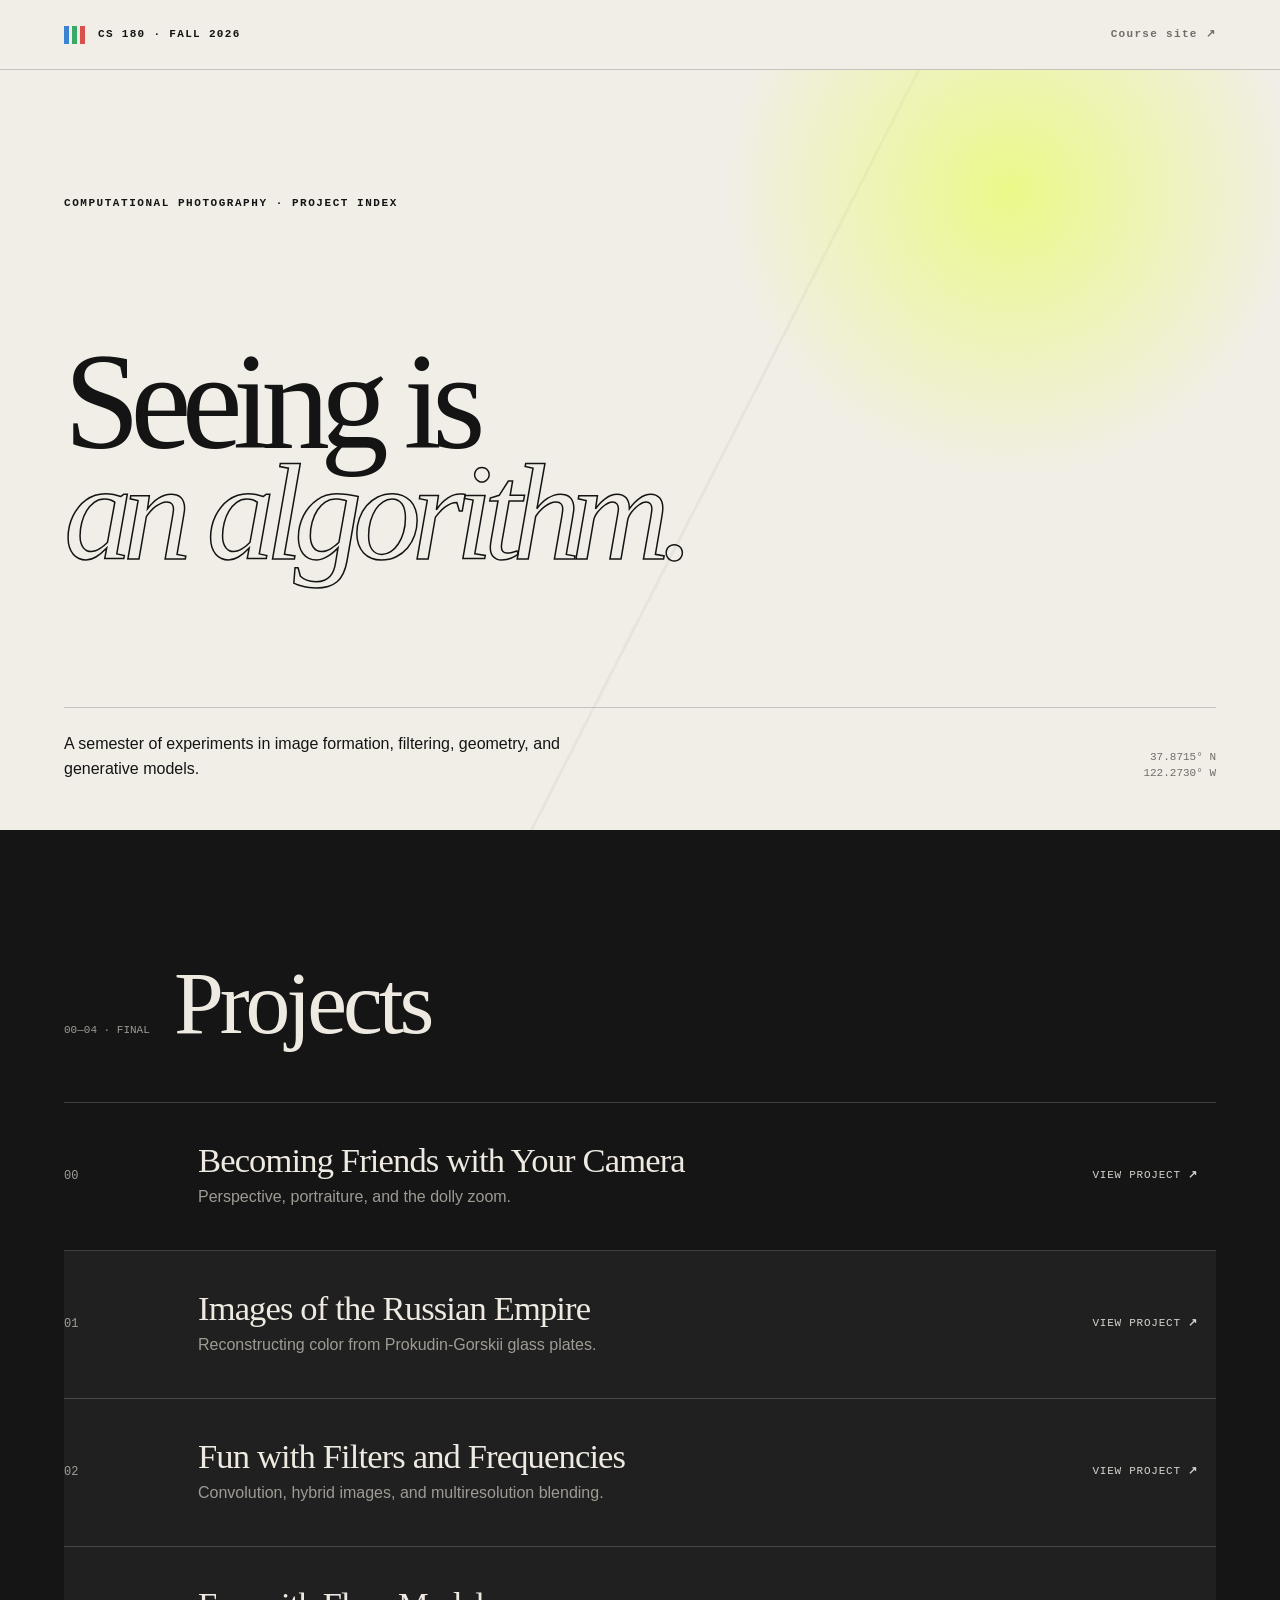
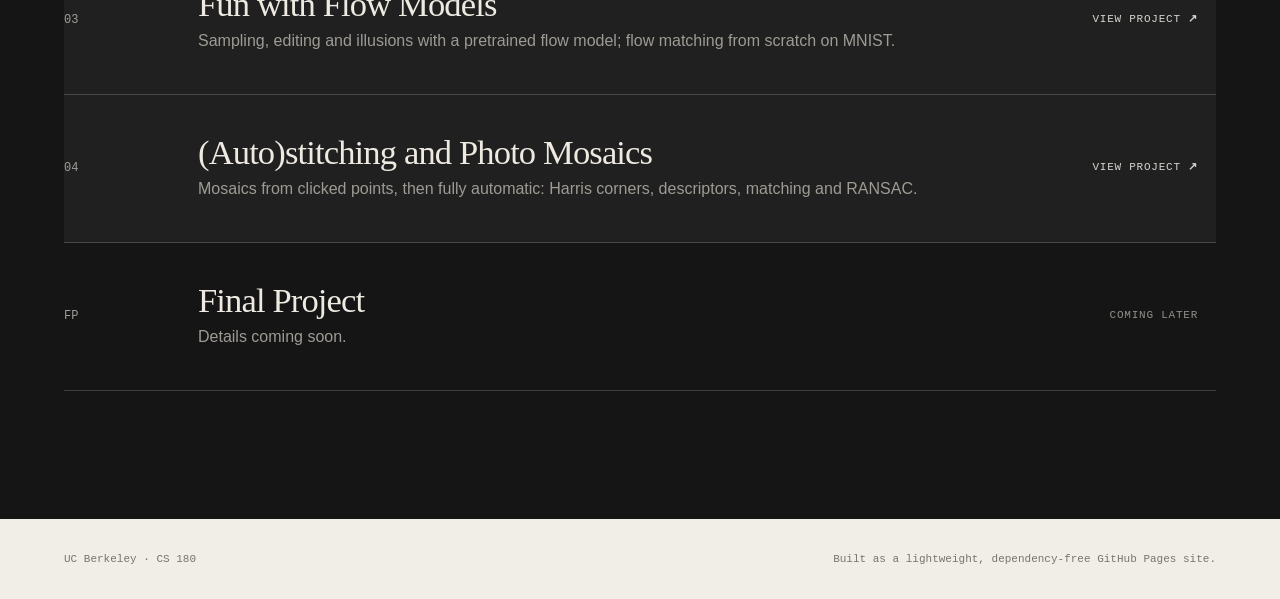
<file: index.html>
<!doctype html>
<html lang="en">
<head>
  <meta charset="utf-8">
  <meta name="viewport" content="width=device-width, initial-scale=1">
  <meta name="description" content="CS 180 computational photography project portfolio.">
  <title>CS 180 · Computational Photography</title>
  <link rel="stylesheet" href="./assets/portfolio.css">
</head>
<body>
  <header class="site-header">
    <a class="brand" href="./" aria-label="Portfolio home">
      <span class="rgb" aria-hidden="true"><i></i><i></i><i></i></span>
      <span>CS 180 · FALL 2026</span>
    </a>
    <a class="course-link" href="https://cal-cs180.github.io/fa26/">Course site ↗</a>
  </header>

  <main>
    <section class="hero">
      <p class="kicker">COMPUTATIONAL PHOTOGRAPHY · PROJECT INDEX</p>
      <h1>Seeing is<br><em>an algorithm.</em></h1>
      <div class="hero-foot">
        <p>A semester of experiments in image formation, filtering, geometry, and generative models.</p>
        <p class="coordinate">37.8715° N<br>122.2730° W</p>
      </div>
    </section>

    <section class="projects" aria-labelledby="projects-title">
      <div class="section-title">
        <span>00—04 · FINAL</span>
        <h2 id="projects-title">Projects</h2>
      </div>

      <div class="project-list">
        <a class="project-row available" href="./0/">
          <span class="project-number">00</span>
          <div>
            <h3>Becoming Friends with Your Camera</h3>
            <p>Perspective, portraiture, and the dolly zoom.</p>
          </div>
          <span class="status">View project <b>↗</b></span>
        </a>

        <a class="project-row available featured" href="./1/">
          <span class="project-number">01</span>
          <div>
            <h3>Images of the Russian Empire</h3>
            <p>Reconstructing color from Prokudin-Gorskii glass plates.</p>
          </div>
          <span class="status">View project <b>↗</b></span>
        </a>

        <a class="project-row available featured" href="./2/">
          <span class="project-number">02</span>
          <div>
            <h3>Fun with Filters and Frequencies</h3>
            <p>Convolution, hybrid images, and multiresolution blending.</p>
          </div>
          <span class="status">View project <b>↗</b></span>
        </a>

        <a class="project-row available featured" href="./3/">
          <span class="project-number">03</span>
          <div>
            <h3>Fun with Flow Models</h3>
            <p>Sampling, editing and illusions with a pretrained flow model; flow matching from scratch on MNIST.</p>
          </div>
          <span class="status">View project <b>↗</b></span>
        </a>

        <a class="project-row available featured" href="./4/">
          <span class="project-number">04</span>
          <div>
            <h3>(Auto)stitching and Photo Mosaics</h3>
            <p>Mosaics from clicked points, then fully automatic: Harris corners, descriptors, matching and RANSAC.</p>
          </div>
          <span class="status">View project <b>↗</b></span>
        </a>

        <a class="project-row" href="./final/">
          <span class="project-number">FP</span>
          <div>
            <h3>Final Project</h3>
            <p>Details coming soon.</p>
          </div>
          <span class="status">Coming later</span>
        </a>
      </div>
    </section>
  </main>

  <footer>
    <p>UC Berkeley · CS 180</p>
    <p>Built as a lightweight, dependency-free GitHub Pages site.</p>
  </footer>
</body>
</html>
</file>
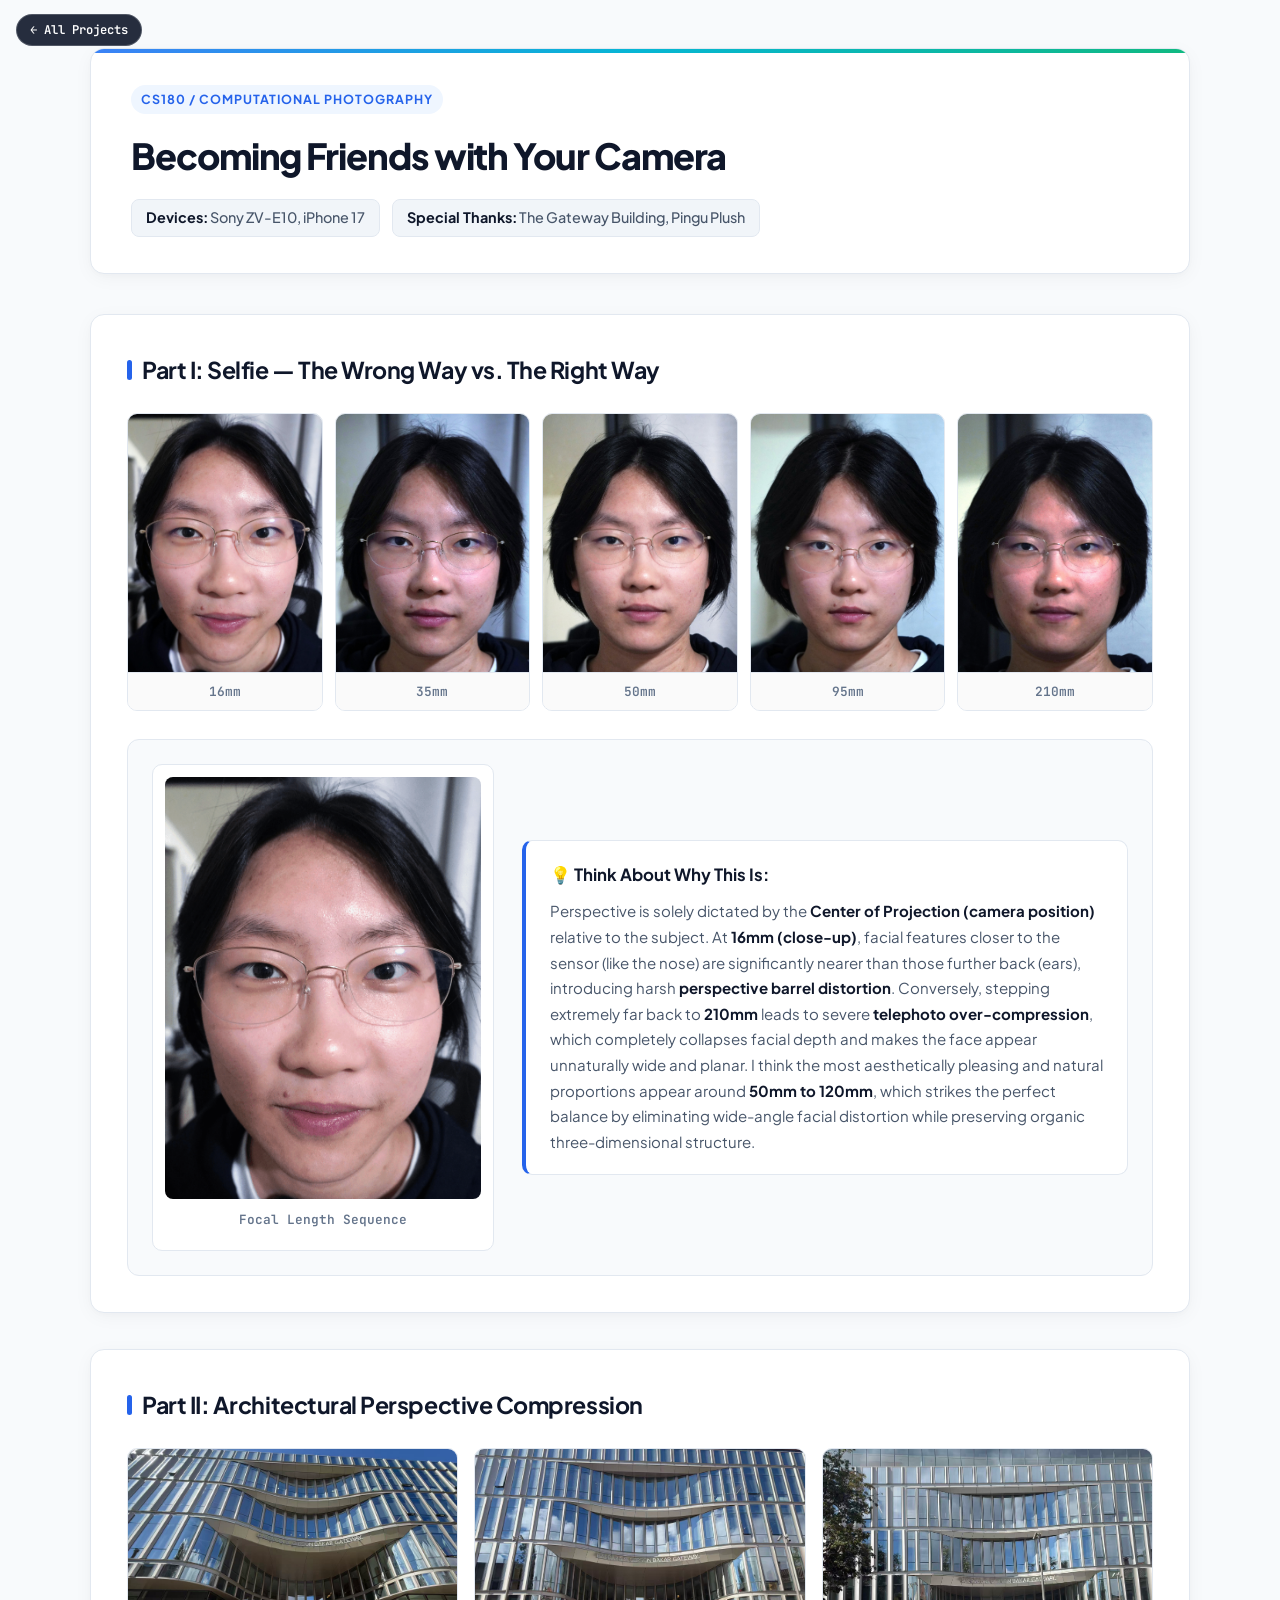
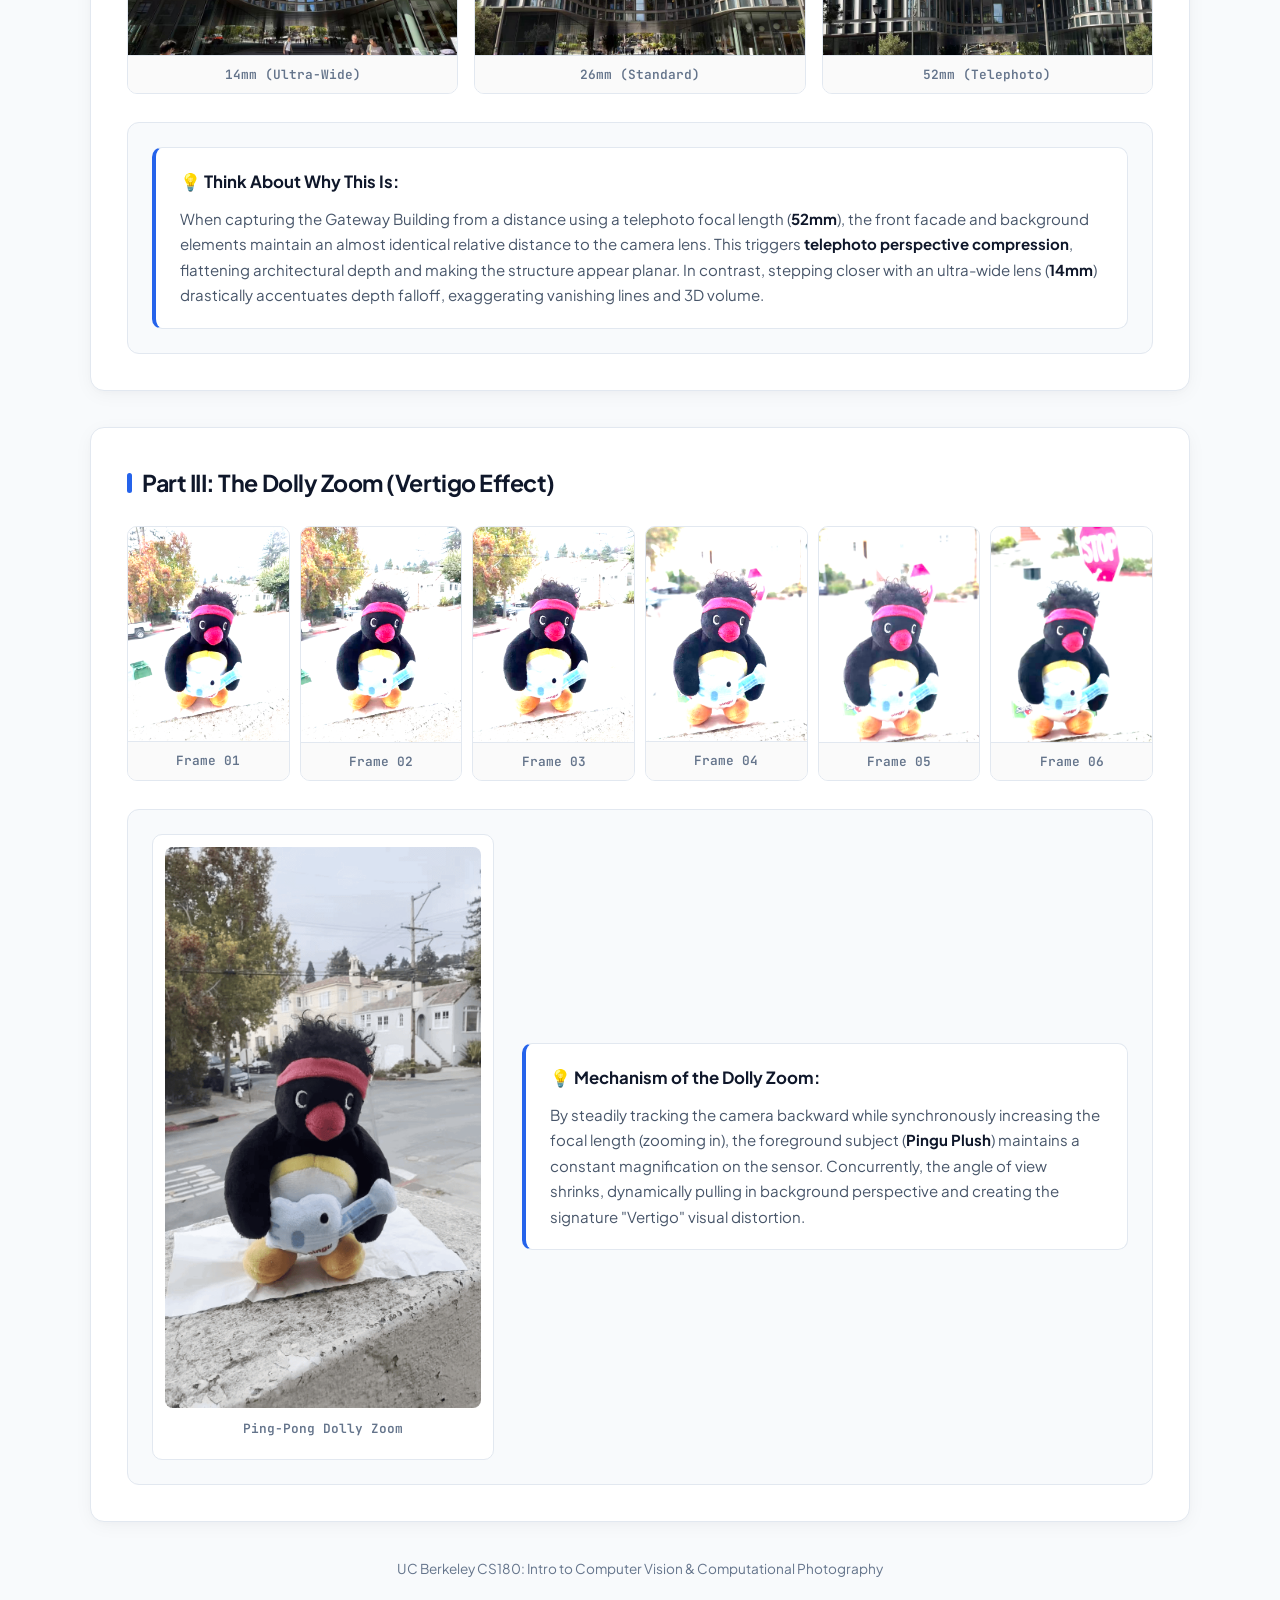
<file: 0/index.html>
<!DOCTYPE html>
<html lang="en">
<head>
    <meta charset="UTF-8">
    <meta name="viewport" content="width=device-width, initial-scale=1.0">
    <title>CS180: Project 0 - Becoming Friends with Your Camera</title>
    <link rel="preconnect" href="https://fonts.googleapis.com">
    <link rel="preconnect" href="https://fonts.gstatic.com" crossorigin>
    <link href="https://fonts.googleapis.com/css2?family=Plus+Jakarta+Sans:wght@400;500;600;700;800&family=JetBrains+Mono:wght@500;600&display=swap" rel="stylesheet">
    
    <style>
        :root {
            --bg-color: #f8fafc;
            --card-bg: #ffffff;
            --text-primary: #0f172a;
            --text-secondary: #475569;
            --text-muted: #64748b;
            --primary-accent: #2563eb;
            --border-color: #e2e8f0;
            --card-shadow: 0 4px 20px -2px rgba(15, 23, 42, 0.05), 0 2px 6px -1px rgba(15, 23, 42, 0.02);
            --card-radius: 14px;
        }

        * { box-sizing: border-box; margin: 0; padding: 0; }
        body {
            font-family: 'Plus Jakarta Sans', -apple-system, BlinkMacSystemFont, sans-serif;
            background-color: var(--bg-color);
            color: var(--text-primary);
            line-height: 1.65;
            padding: 48px 24px;
        }
        .portfolio-back {
            position: fixed;
            z-index: 20;
            top: 14px;
            left: 16px;
            color: #ffffff;
            background: rgba(15, 23, 42, 0.9);
            border: 1px solid rgba(255, 255, 255, 0.2);
            border-radius: 999px;
            padding: 9px 13px;
            font: 600 0.76rem/1 'JetBrains Mono', monospace;
            text-decoration: none;
            backdrop-filter: blur(10px);
        }
        .portfolio-back:hover { background: #2563eb; }
        .container { max-width: 1100px; margin: 0 auto; }

        header {
            background: var(--card-bg);
            padding: 36px 40px;
            border-radius: var(--card-radius);
            box-shadow: var(--card-shadow);
            border: 1px solid var(--border-color);
            margin-bottom: 40px;
            position: relative;
            overflow: hidden;
        }
        header::before {
            content: "";
            position: absolute;
            top: 0; left: 0; right: 0; height: 4px;
            background: linear-gradient(90deg, #3b82f6, #06b6d4, #10b981);
        }
        .tag {
            display: inline-block;
            font-size: 0.78rem;
            font-weight: 700;
            text-transform: uppercase;
            letter-spacing: 0.08em;
            color: var(--primary-accent);
            background: #eff6ff;
            padding: 4px 10px;
            border-radius: 9999px;
            margin-bottom: 12px;
        }
        h1 {
            font-size: 2.25rem;
            font-weight: 800;
            letter-spacing: -0.03em;
            color: var(--text-primary);
            margin-bottom: 14px;
        }
        .meta-badges {
            display: flex;
            flex-wrap: wrap;
            gap: 12px;
            font-size: 0.9rem;
            color: var(--text-secondary);
        }
        .badge {
            background: #f1f5f9;
            padding: 6px 14px;
            border-radius: 8px;
            border: 1px solid #e2e8f0;
            font-weight: 500;
        }
        .badge strong { color: var(--text-primary); }

        section {
            background: var(--card-bg);
            border-radius: var(--card-radius);
            box-shadow: var(--card-shadow);
            border: 1px solid var(--border-color);
            padding: 36px;
            margin-bottom: 36px;
        }
        h2 {
            font-size: 1.45rem;
            font-weight: 700;
            letter-spacing: -0.02em;
            color: var(--text-primary);
            margin-bottom: 24px;
            display: flex;
            align-items: center;
            gap: 10px;
        }
        h2::before {
            content: "";
            display: inline-block;
            width: 5px; height: 20px;
            background: var(--primary-accent);
            border-radius: 4px;
        }

        .grid-5 {
            display: grid;
            grid-template-columns: repeat(5, 1fr);
            gap: 12px;
            margin-bottom: 28px;
        }
        .grid-6 {
            display: grid;
            grid-template-columns: repeat(6, 1fr);
            gap: 10px;
            margin-bottom: 28px;
        }
        .grid-3 {
            display: grid;
            grid-template-columns: repeat(3, 1fr);
            gap: 16px;
            margin-bottom: 28px;
        }

        .img-card {
            background: #ffffff;
            border: 1px solid var(--border-color);
            border-radius: 10px;
            overflow: hidden;
            transition: transform 0.2s ease, box-shadow 0.2s ease;
        }
        .img-card:hover {
            transform: translateY(-3px);
            box-shadow: 0 8px 16px rgba(15, 23, 42, 0.08);
        }
        .img-card img {
            width: 100%;
            aspect-ratio: 3 / 4;
            object-fit: cover;
            display: block;
        }
        .img-card-building img {
            aspect-ratio: 16 / 10;
            object-fit: cover;
        }

        .caption {
            padding: 8px 4px;
            text-align: center;
            font-size: 0.8rem;
            font-family: 'JetBrains Mono', monospace;
            font-weight: 600;
            color: var(--text-muted);
            background: #fafafa;
            border-top: 1px solid var(--border-color);
        }

        .side-by-side {
            display: flex;
            gap: 28px;
            align-items: stretch;
            background: #f8fafc;
            border-radius: 12px;
            border: 1px solid var(--border-color);
            padding: 24px;
        }
        .side-gif {
            flex: 0 0 35%;
            display: flex;
            flex-direction: column;
            align-items: center;
            justify-content: center;
            background: #ffffff;
            padding: 12px;
            border-radius: 10px;
            border: 1px solid var(--border-color);
        }
        .side-gif img { width: 100%; border-radius: 8px; display: block; }
        .side-gif .caption { border-top: none; background: transparent; padding-top: 10px; }

        .side-text {
            flex: 1;
            display: flex;
            flex-direction: column;
            justify-content: center;
        }
        .insight-box {
            background: #ffffff;
            border: 1px solid var(--border-color);
            border-left: 4px solid var(--primary-accent);
            border-radius: 10px;
            padding: 20px 24px;
        }
        .insight-title {
            font-size: 1.05rem;
            font-weight: 700;
            color: var(--text-primary);
            margin-bottom: 10px;
            display: flex;
            align-items: center;
            gap: 8px;
        }
        .insight-text {
            font-size: 0.94rem;
            color: var(--text-secondary);
            line-height: 1.7;
        }
        .insight-text strong { color: var(--text-primary); }

        .full-text-card {
            background: #f8fafc;
            border-radius: 12px;
            border: 1px solid var(--border-color);
            padding: 24px;
        }

        footer {
            text-align: center;
            font-size: 0.85rem;
            color: var(--text-muted);
            margin-top: 20px;
        }

        @media (max-width: 820px) {
            .grid-5, .grid-6, .grid-3 { grid-template-columns: repeat(2, 1fr); }
            .side-by-side { flex-direction: column; }
            .side-gif { flex: none; width: 100%; }
        }
    </style>
</head>
<body>

    <a class="portfolio-back" href="../">← All Projects</a>

    <div class="container">
        <!-- Header -->
        <header>
            <div class="tag">CS180 / Computational Photography</div>
            <h1>Becoming Friends with Your Camera</h1>
            <div class="meta-badges">
                <div class="badge"><strong>Devices:</strong> Sony ZV-E10, iPhone 17</div>
                <div class="badge"><strong>Special Thanks:</strong> The Gateway Building, Pingu Plush</div>
            </div>
        </header>

        <!-- Part I -->
        <section>
            <h2>Part I: Selfie — The Wrong Way vs. The Right Way</h2>
            <div class="grid-5">
                <div class="img-card">
                    <img src="part1_16mm.jpeg" alt="16mm Focal Length">
                    <div class="caption">16mm</div>
                </div>
                <div class="img-card">
                    <img src="part1_35mm.jpeg" alt="35mm Focal Length">
                    <div class="caption">35mm</div>
                </div>
                <div class="img-card">
                    <img src="part1_50mm.jpeg" alt="50mm Focal Length">
                    <div class="caption">50mm</div>
                </div>
                <div class="img-card">
                    <img src="part1_95mm.jpeg" alt="95mm Focal Length">
                    <div class="caption">95mm</div>
                </div>
                <div class="img-card">
                    <img src="part1_210mm.jpeg" alt="210mm Focal Length">
                    <div class="caption">210mm</div>
                </div>
            </div>

            <div class="side-by-side">
                <div class="side-gif">
                    <img src="part1_selfie.gif" alt="Focal Length Progression GIF">
                    <div class="caption">Focal Length Sequence</div>
                </div>
                <div class="side-text">
                    <div class="insight-box">
                        <div class="insight-title">💡 Think About Why This Is:</div>
                        <p class="insight-text">
                            Perspective is solely dictated by the <strong>Center of Projection (camera position)</strong> relative to the subject. 
                            At <strong>16mm (close-up)</strong>, facial features closer to the sensor (like the nose) are significantly nearer than those further back (ears), introducing harsh <strong>perspective barrel distortion</strong>. 
                            Conversely, stepping extremely far back to <strong>210mm</strong> leads to severe <strong>telephoto over-compression</strong>, which completely collapses facial depth and makes the face appear unnaturally wide and planar. 
                            I think the most aesthetically pleasing and natural proportions appear around <strong>50mm to 120mm</strong>, which strikes the perfect balance by eliminating wide-angle facial distortion while preserving organic three-dimensional structure.
                        </p>
                    </div>
                </div>
            </div>
        </section>

        <!-- Part II -->
        <section>
            <h2>Part II: Architectural Perspective Compression</h2>
            <div class="grid-3">
                <div class="img-card img-card-building">
                    <img src="part2_14mm.jpg" alt="Gateway Building 14mm">
                    <div class="caption">14mm (Ultra-Wide)</div>
                </div>
                <div class="img-card img-card-building">
                    <img src="part2_26mm.jpg" alt="Gateway Building 26mm">
                    <div class="caption">26mm (Standard)</div>
                </div>
                <div class="img-card img-card-building">
                    <img src="part2_52mm.jpg" alt="Gateway Building 52mm">
                    <div class="caption">52mm (Telephoto)</div>
                </div>
            </div>

            <div class="full-text-card">
                <div class="insight-box">
                    <div class="insight-title">💡 Think About Why This Is:</div>
                    <p class="insight-text">
                        When capturing the Gateway Building from a distance using a telephoto focal length (<strong>52mm</strong>), the front facade and background elements maintain an almost identical relative distance to the camera lens. This triggers <strong>telephoto perspective compression</strong>, flattening architectural depth and making the structure appear planar. In contrast, stepping closer with an ultra-wide lens (<strong>14mm</strong>) drastically accentuates depth falloff, exaggerating vanishing lines and 3D volume.
                    </p>
                </div>
            </div>
        </section>

        <!-- Part III -->
        <section>
            <h2>Part III: The Dolly Zoom (Vertigo Effect)</h2>
            <div class="grid-6">
                <div class="img-card">
                    <img src="part3_01.jpg" alt="Sequence 1">
                    <div class="caption">Frame 01</div>
                </div>
                <div class="img-card">
                    <img src="part3_02.jpg" alt="Sequence 2">
                    <div class="caption">Frame 02</div>
                </div>
                <div class="img-card">
                    <img src="part3_03.jpg" alt="Sequence 3">
                    <div class="caption">Frame 03</div>
                </div>
                <div class="img-card">
                    <img src="part3_04.jpg" alt="Sequence 4">
                    <div class="caption">Frame 04</div>
                </div>
                <div class="img-card">
                    <img src="part3_05.jpg" alt="Sequence 5">
                    <div class="caption">Frame 05</div>
                </div>
                <div class="img-card">
                    <img src="part3_06.jpg" alt="Sequence 6">
                    <div class="caption">Frame 06</div>
                </div>
            </div>

            <div class="side-by-side">
                <div class="side-gif">
                    <img src="part3_dolly_zoom.gif" alt="Dolly Zoom GIF">
                    <div class="caption">Ping-Pong Dolly Zoom</div>
                </div>
                <div class="side-text">
                    <div class="insight-box">
                        <div class="insight-title">💡 Mechanism of the Dolly Zoom:</div>
                        <p class="insight-text">
                            By steadily tracking the camera backward while synchronously increasing the focal length (zooming in), the foreground subject (<strong>Pingu Plush</strong>) maintains a constant magnification on the sensor. Concurrently, the angle of view shrinks, dynamically pulling in background perspective and creating the signature "Vertigo" visual distortion.
                        </p>
                    </div>
                </div>
            </div>
        </section>

        <footer>
            UC Berkeley CS180: Intro to Computer Vision & Computational Photography
        </footer>
    </div>

</body>
</html>
</file>
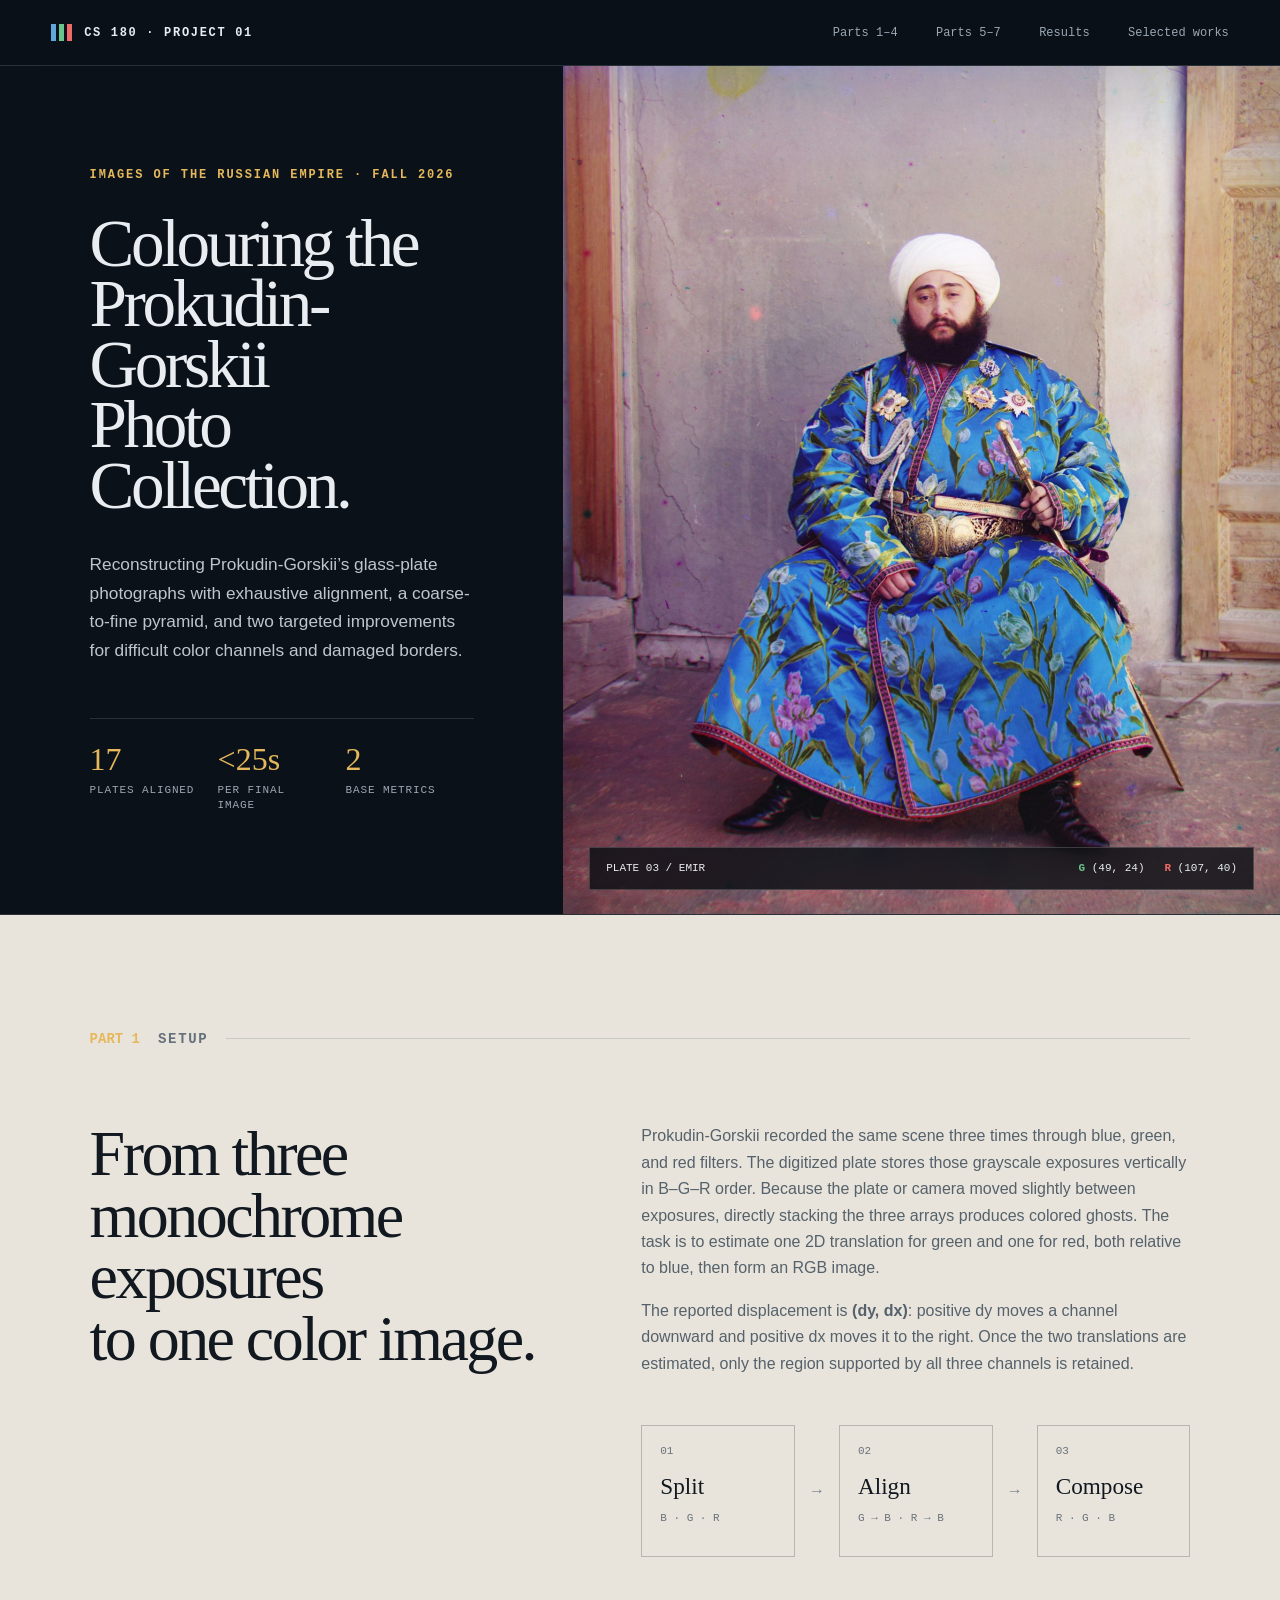
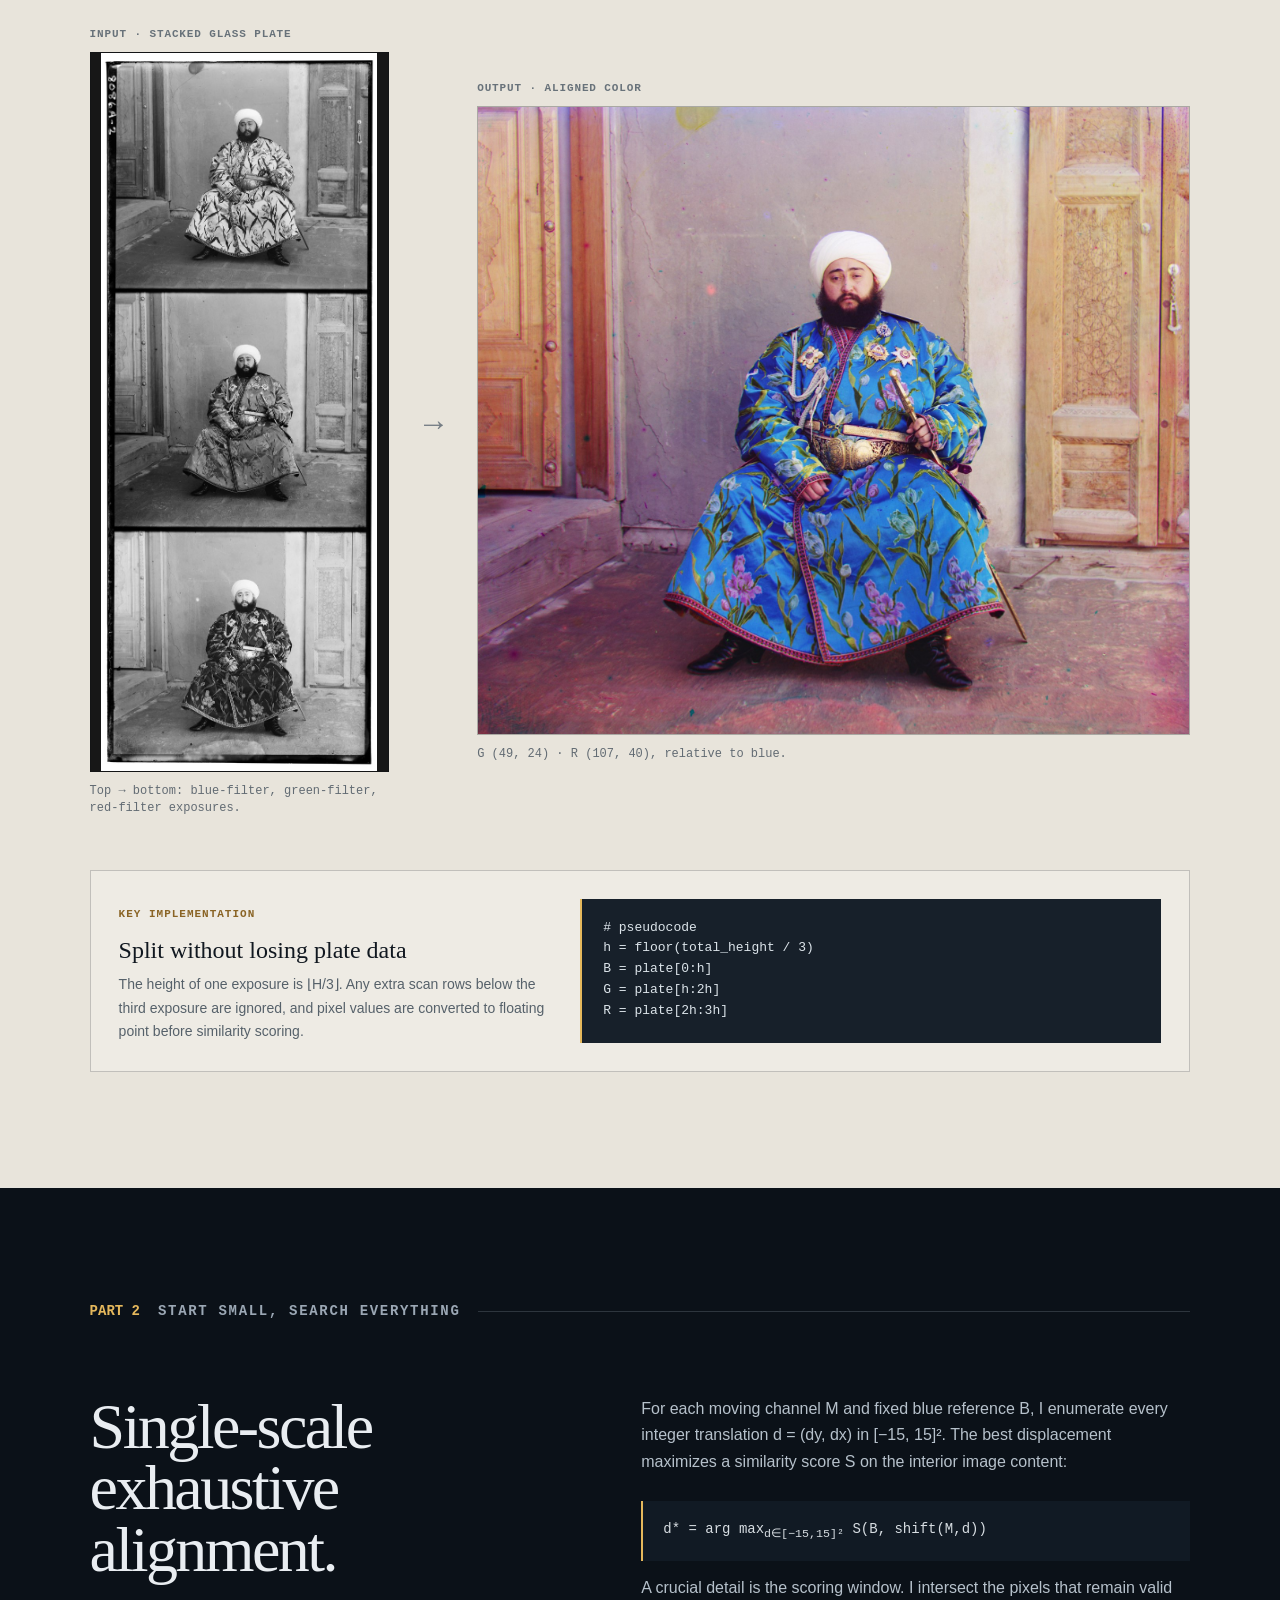
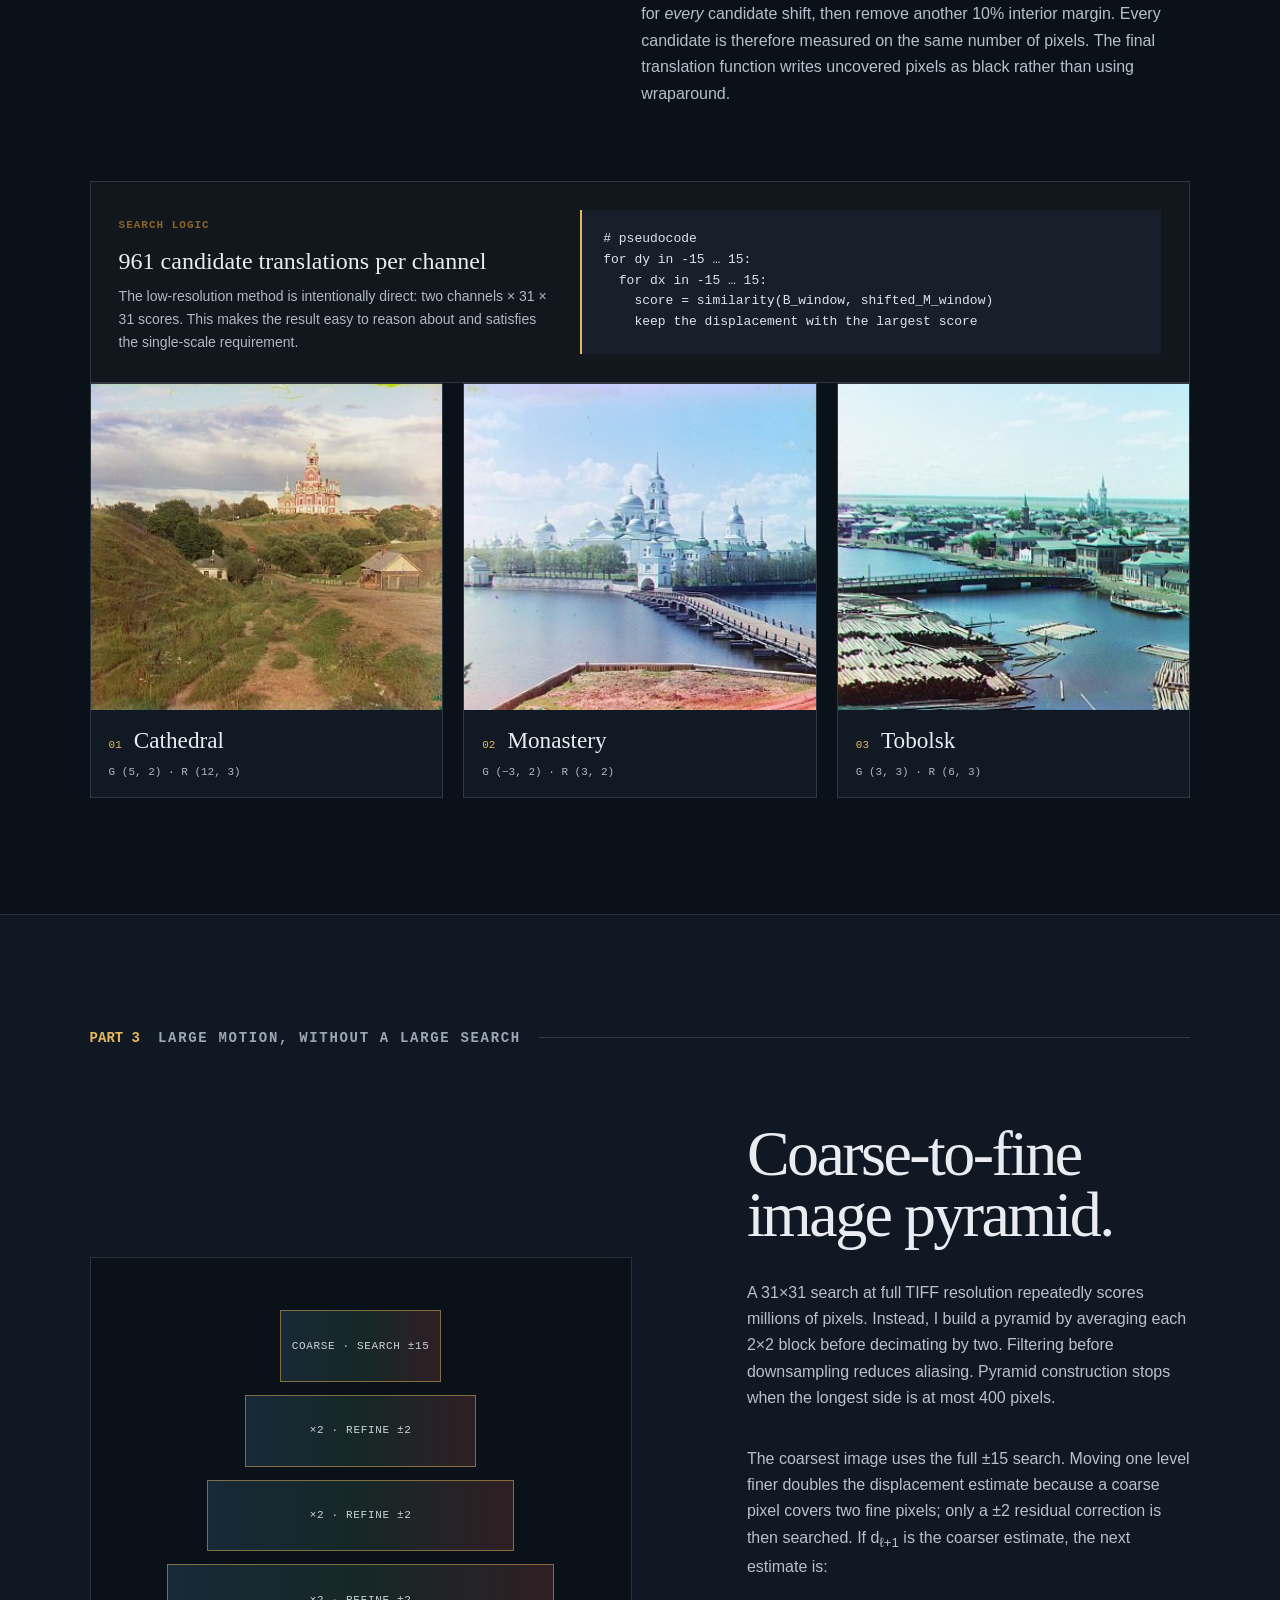
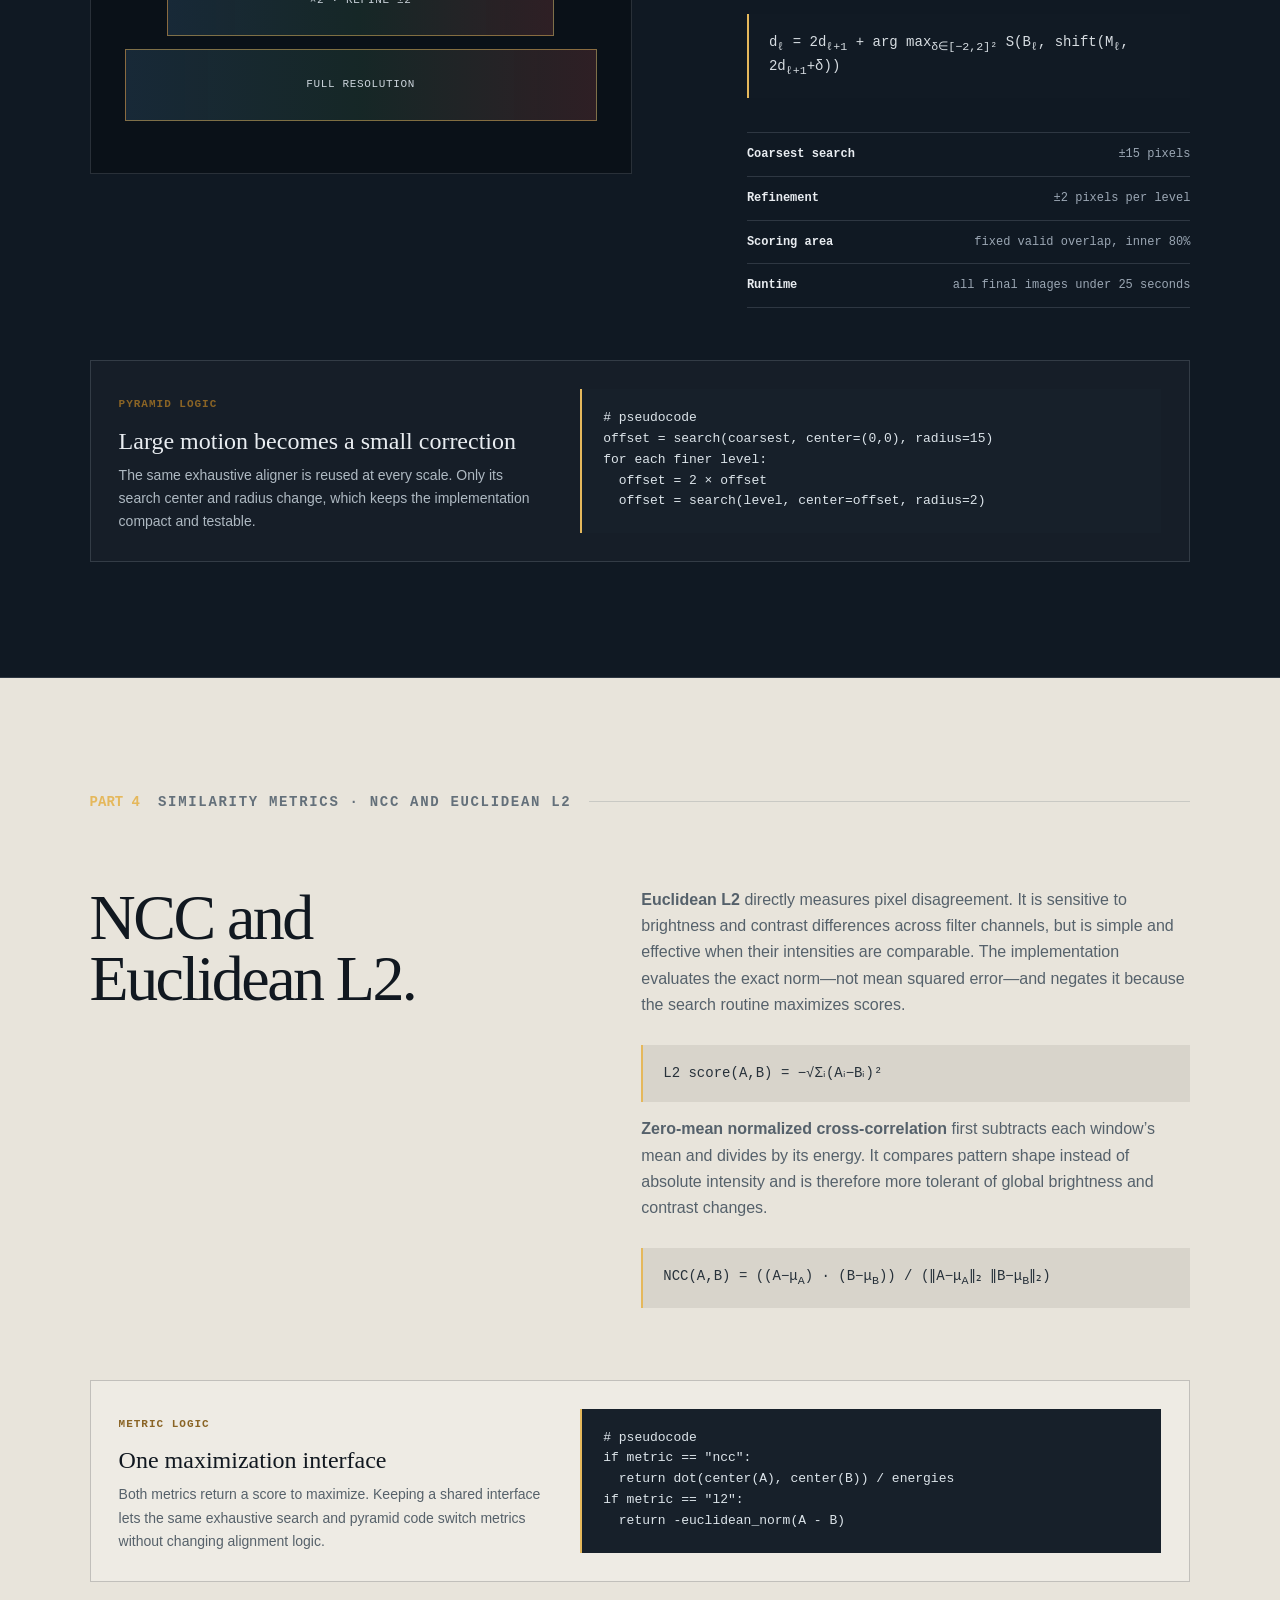
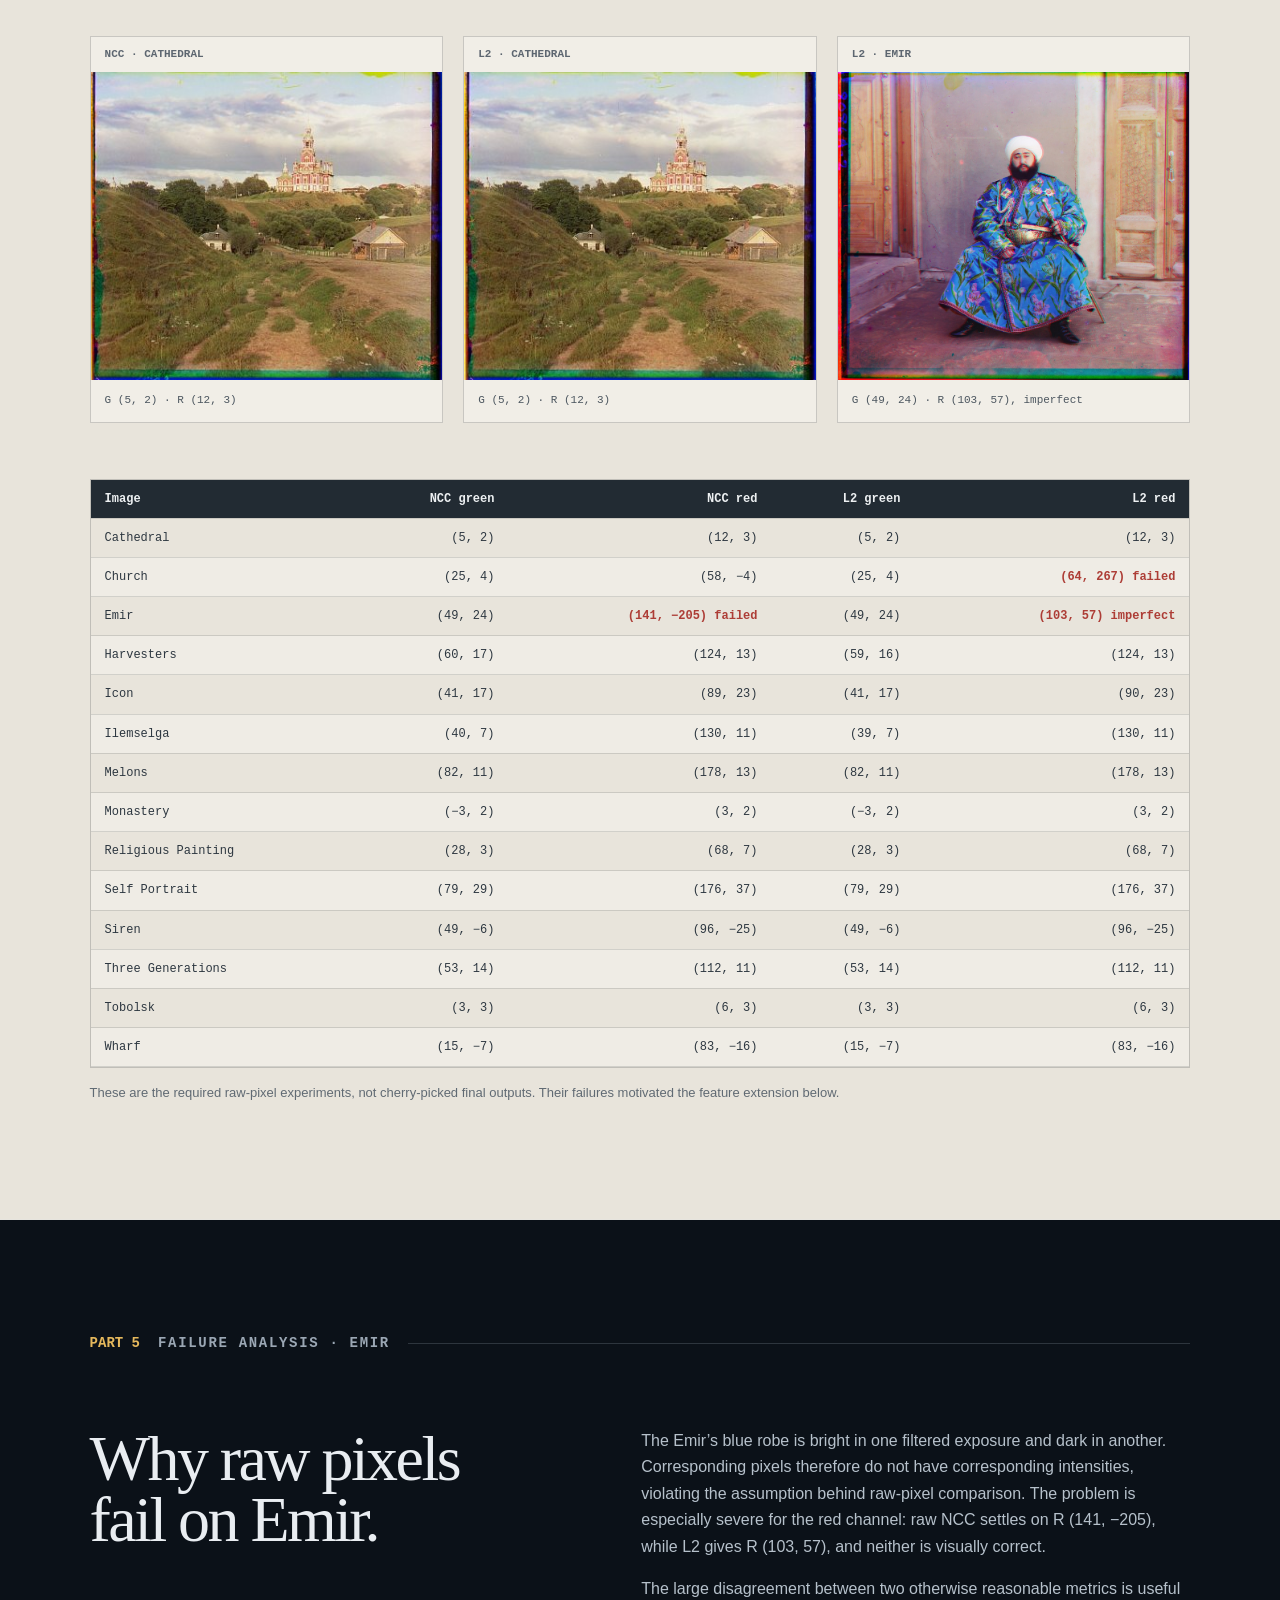
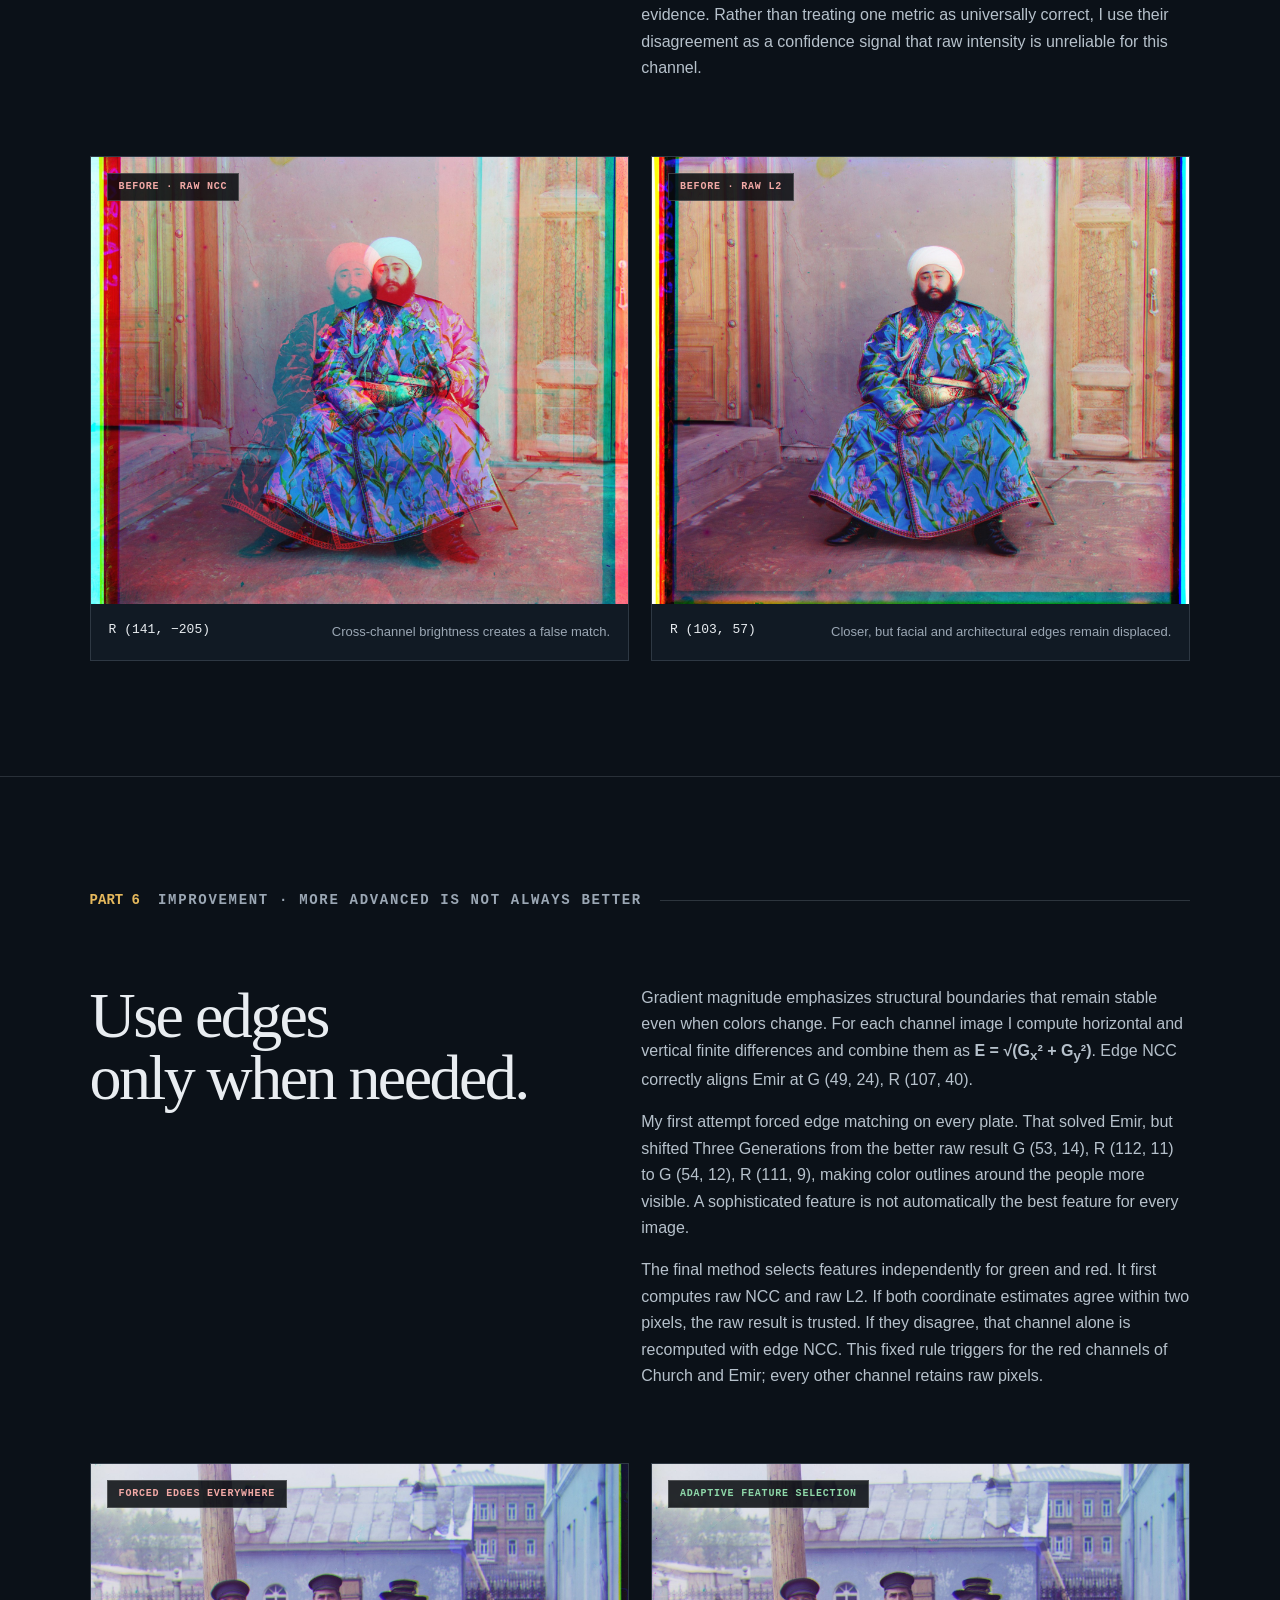
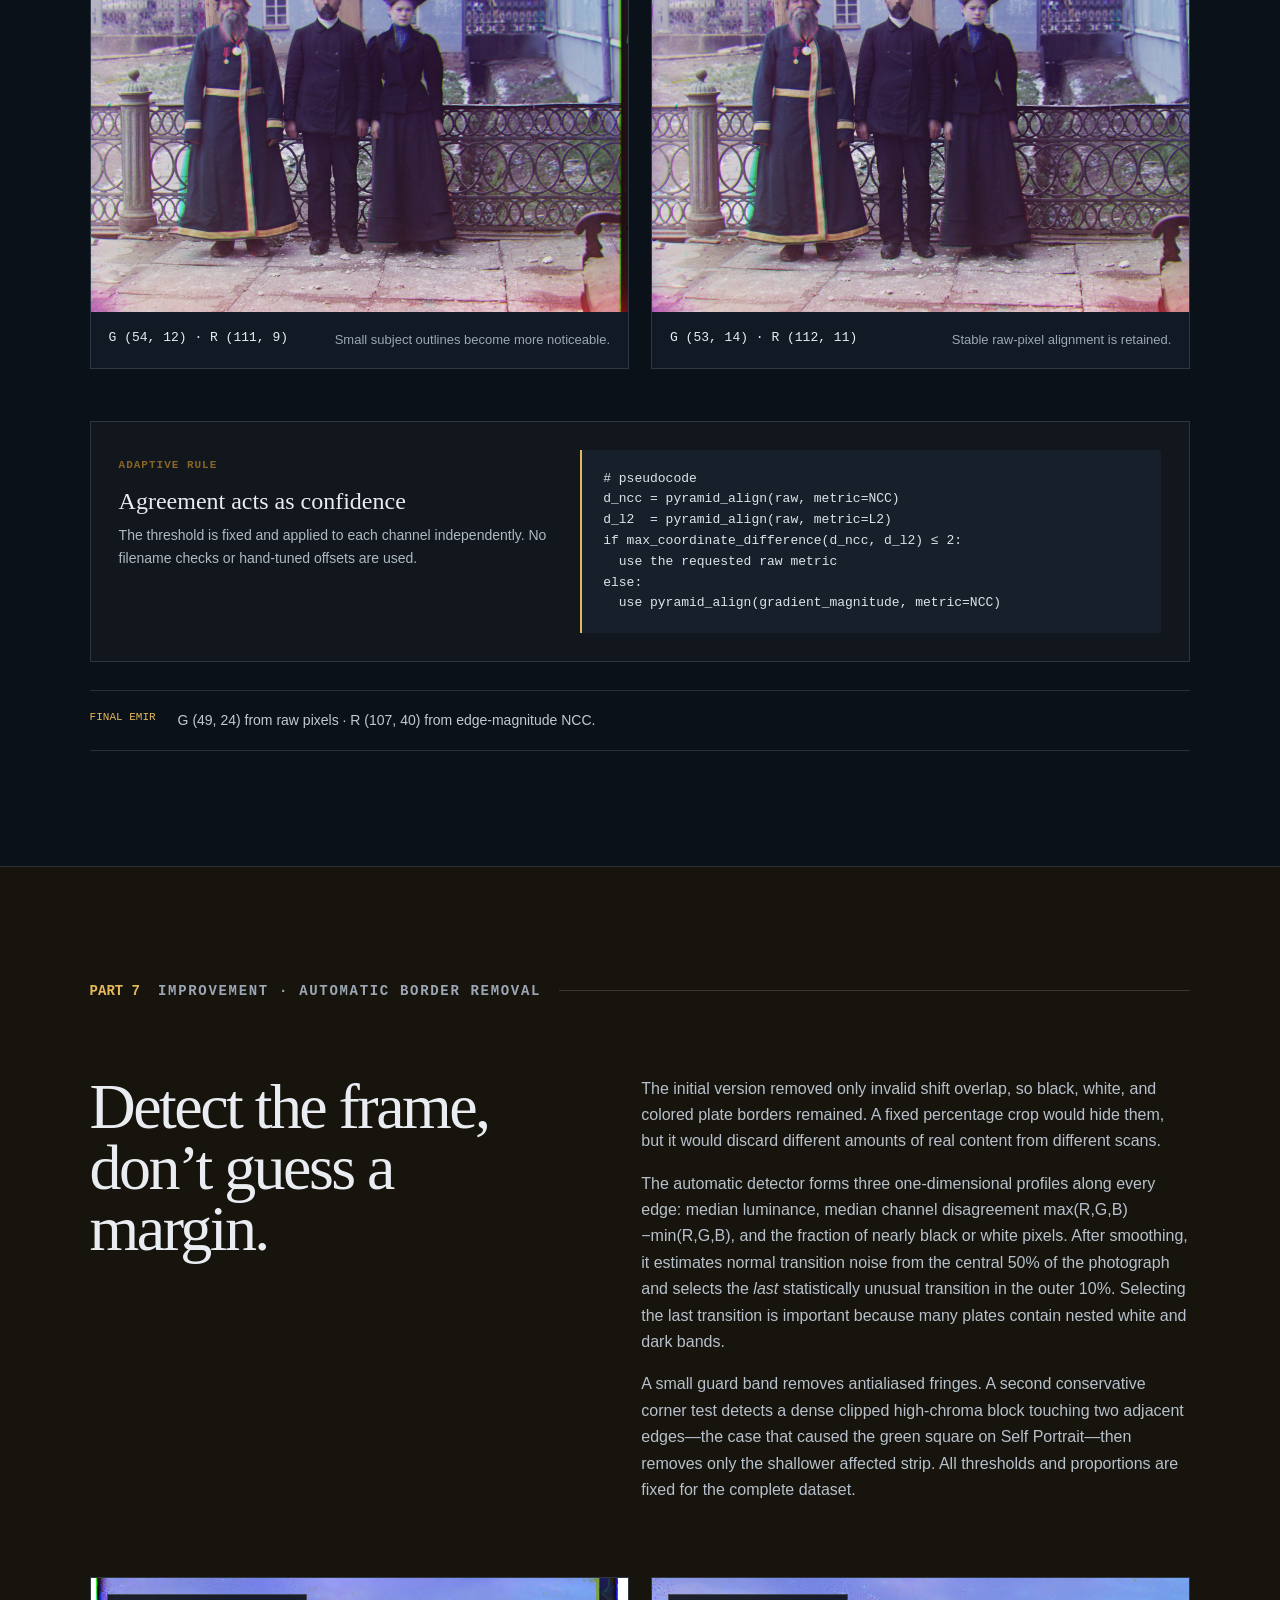
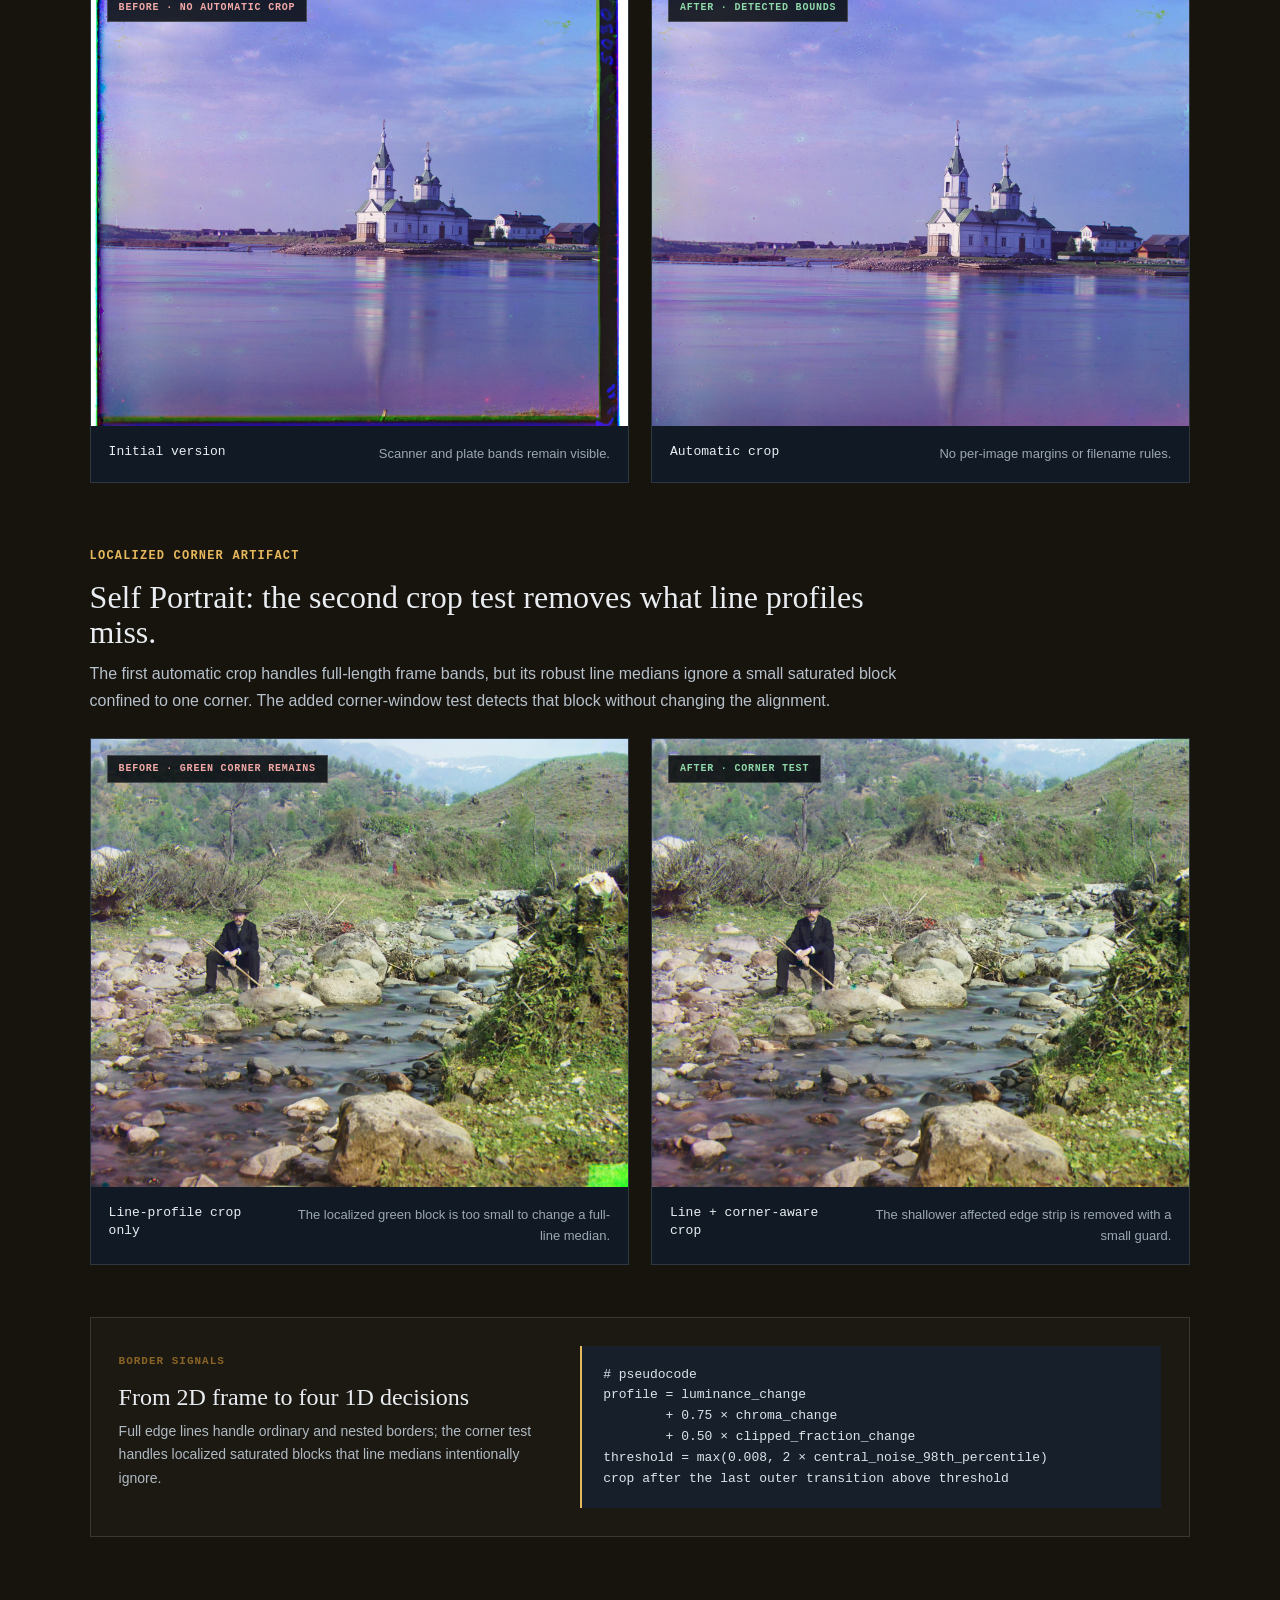
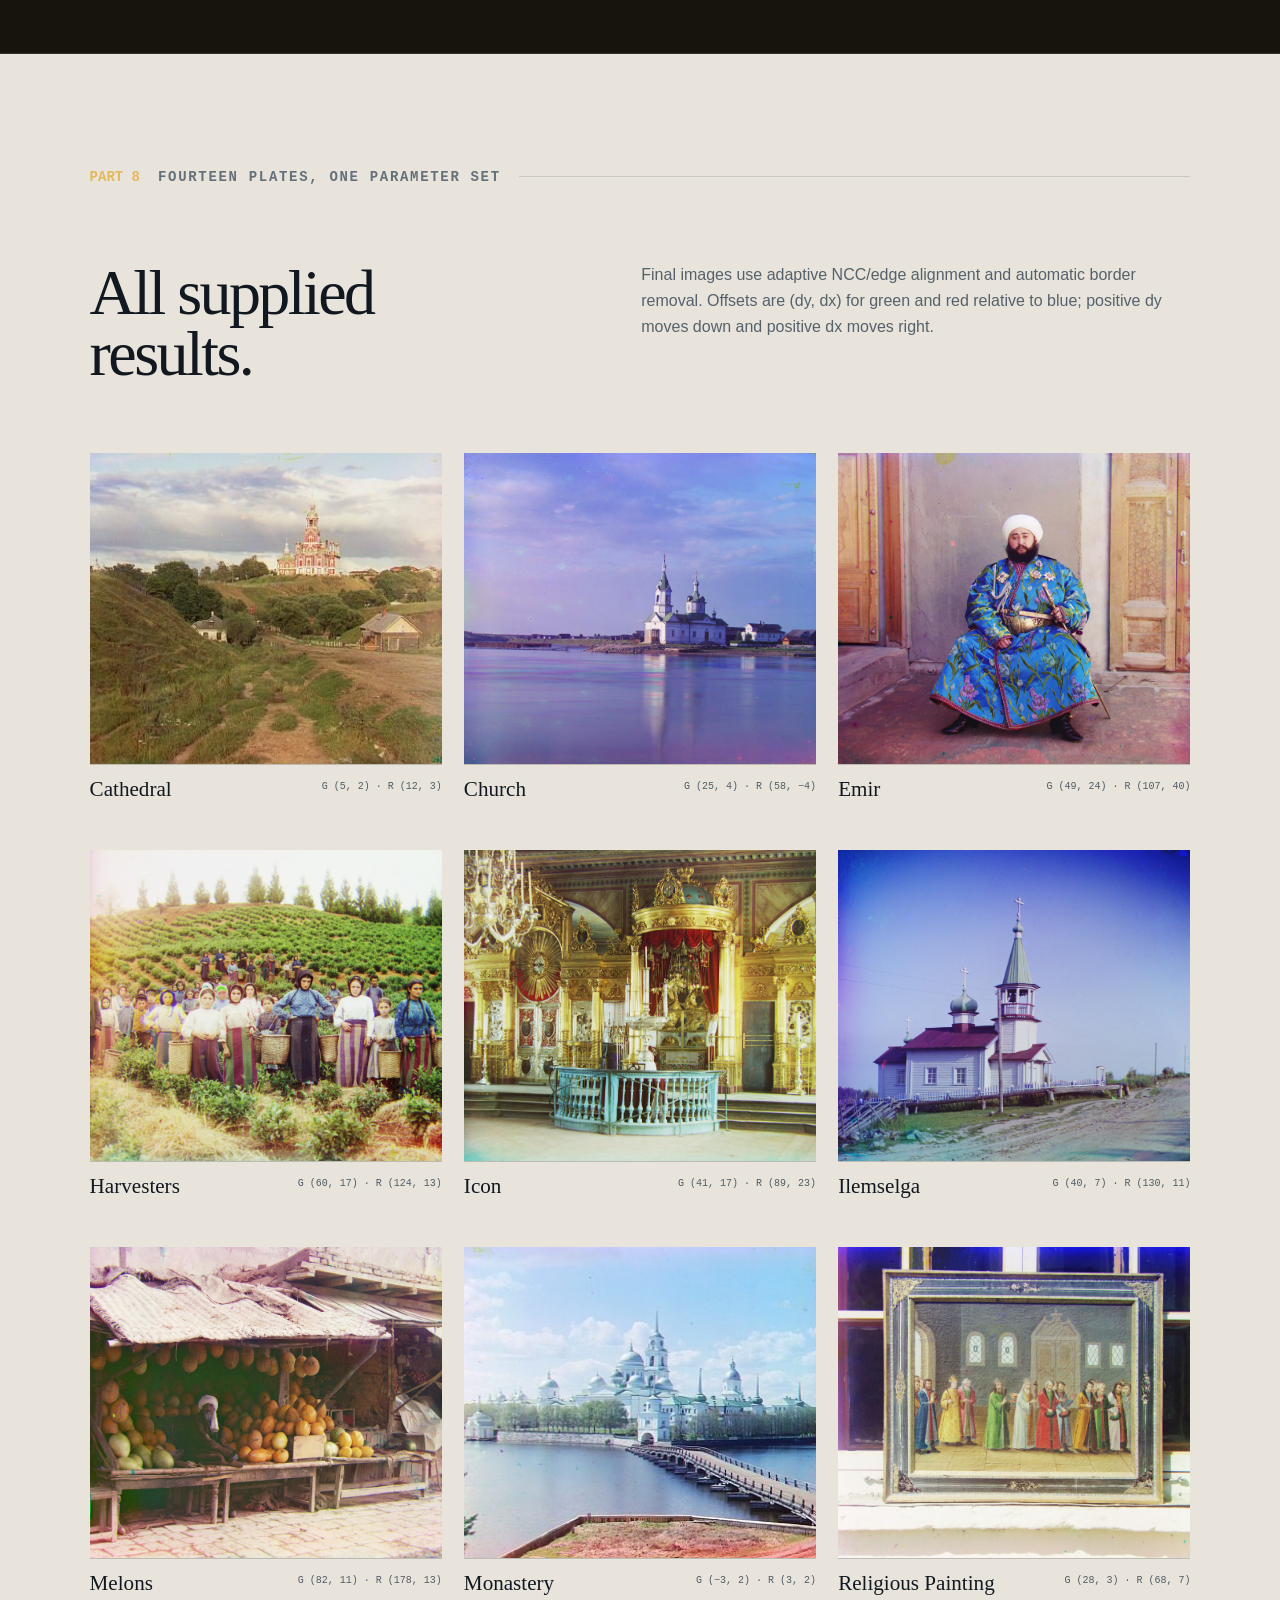
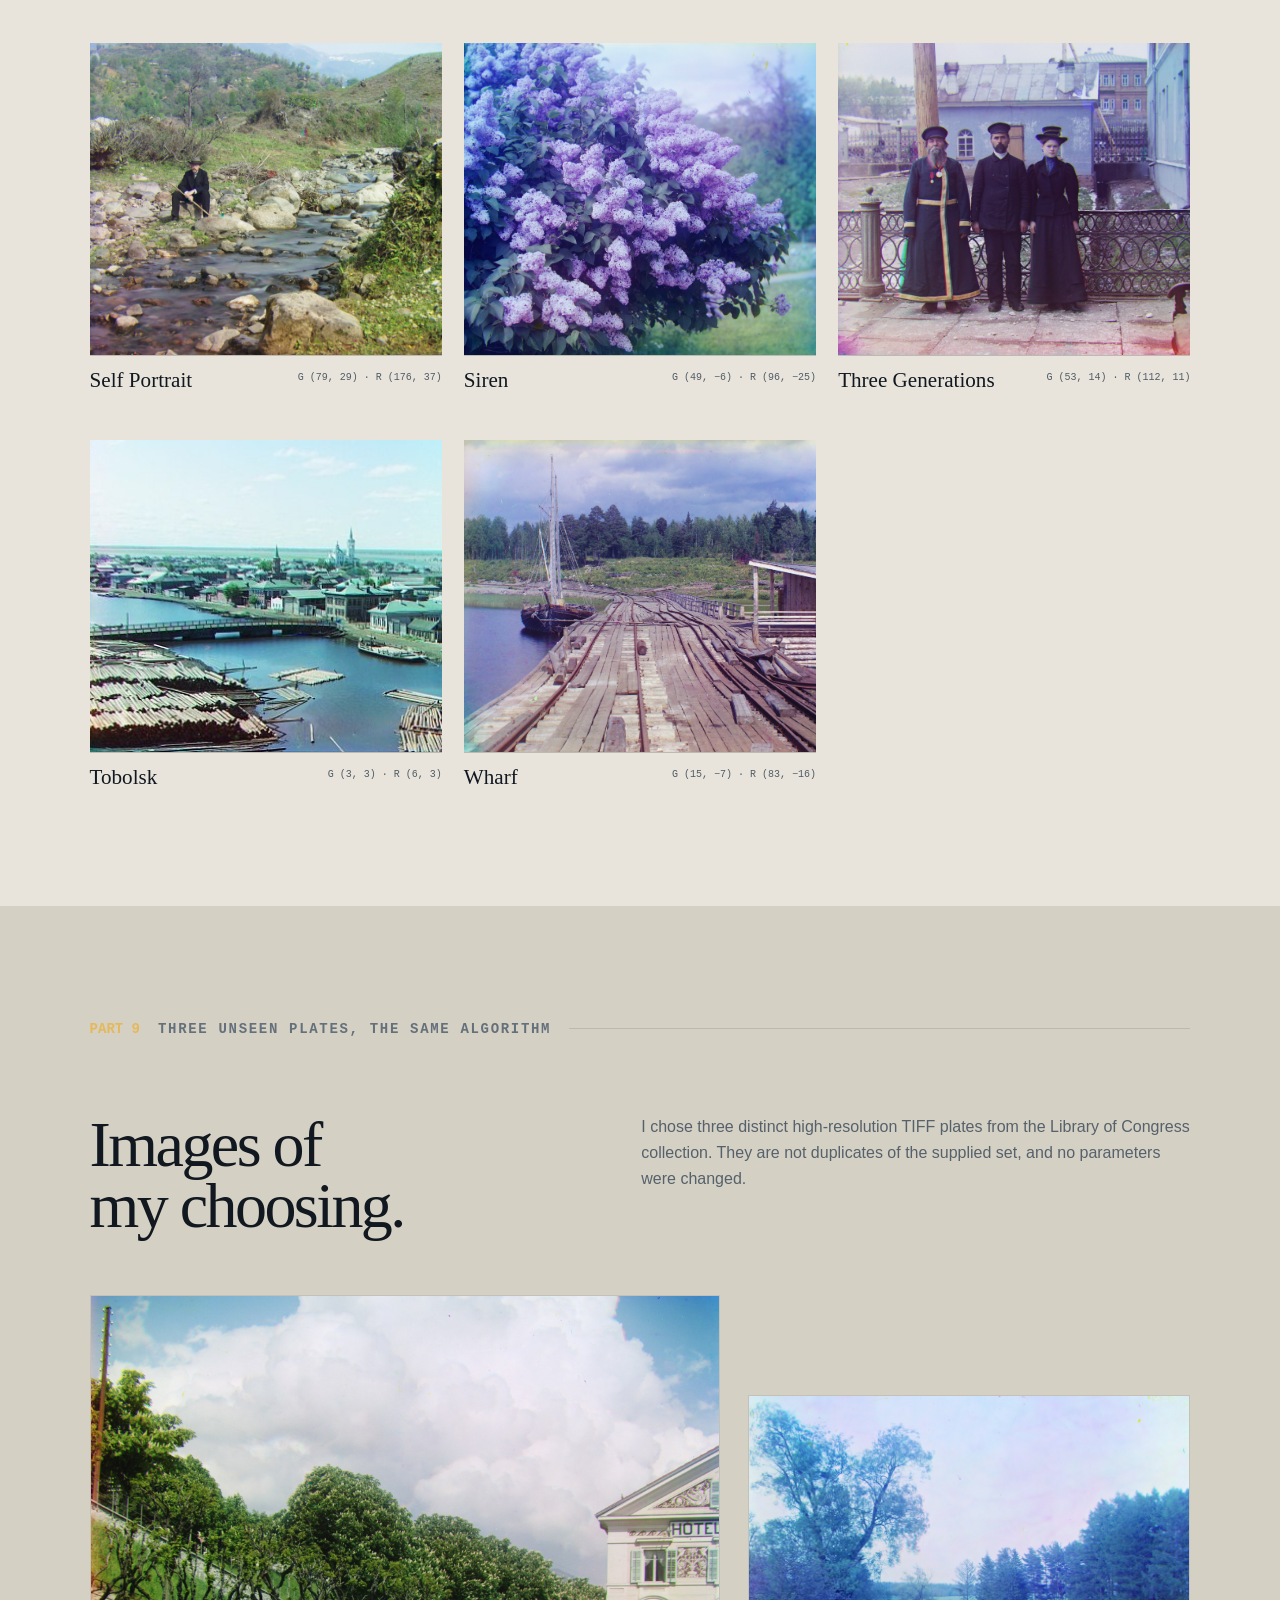
<file: 1/index.html>
<!doctype html>
<html lang="en">
<head>
  <meta charset="utf-8">
  <meta name="viewport" content="width=device-width, initial-scale=1">
  <meta name="description" content="CS 180 Project 1: colorizing Prokudin-Gorskii glass-plate photographs with image alignment.">
  <title>Project 1 · Images of the Russian Empire</title>
  <link rel="stylesheet" href="./project.css">
</head>
<body>
  <header class="topbar">
    <a class="wordmark" href="../">
      <span class="rgb-mark" aria-hidden="true"><i></i><i></i><i></i></span>
      CS 180 · PROJECT 01
    </a>
    <nav aria-label="Page sections">
      <a href="#method">Parts 1–4</a>
      <a href="#improvements">Parts 5–7</a>
      <a href="#results">Results</a>
      <a href="#selected">Selected works</a>
    </nav>
  </header>

  <main>
    <section class="hero">
      <div class="hero-copy">
        <p class="eyebrow">Images of the Russian Empire · Fall 2026</p>
        <h1>Colouring the<br>Prokudin-Gorskii<br>Photo Collection.</h1>
        <p class="dek">Reconstructing Prokudin-Gorskii’s glass-plate photographs with exhaustive alignment, a coarse-to-fine pyramid, and two targeted improvements for difficult color channels and damaged borders.</p>
        <div class="hero-stats" aria-label="Project summary">
          <div><strong>17</strong><span>plates aligned</span></div>
          <div><strong>&lt;25s</strong><span>per final image</span></div>
          <div><strong>2</strong><span>base metrics</span></div>
        </div>
      </div>
      <figure class="hero-visual">
        <img src="./media/final/emir.jpg" alt="Colorized portrait of the Emir of Bukhara">
        <figcaption><span>PLATE 03 / EMIR</span><span class="offsets"><b>G</b> (49, 24) &nbsp; <b>R</b> (107, 40)</span></figcaption>
      </figure>
    </section>

    <section class="light-section intro" id="method">
      <div class="section-label"><span>PART 1</span><p>Setup</p></div>
      <div class="split-lead">
        <h2>From three monochrome exposures<br>to one color image.</h2>
        <div>
          <p>Prokudin-Gorskii recorded the same scene three times through blue, green, and red filters. The digitized plate stores those grayscale exposures vertically in B–G–R order. Because the plate or camera moved slightly between exposures, directly stacking the three arrays produces colored ghosts. The task is to estimate one 2D translation for green and one for red, both relative to blue, then form an RGB image.</p>
          <p>The reported displacement is <strong>(dy, dx)</strong>: positive dy moves a channel downward and positive dx moves it to the right. Once the two translations are estimated, only the region supported by all three channels is retained.</p>
          <div class="pipeline" aria-label="Alignment pipeline">
            <div><span>01</span><strong>Split</strong><small>B · G · R</small></div><b>→</b>
            <div><span>02</span><strong>Align</strong><small>G → B · R → B</small></div><b>→</b>
            <div><span>03</span><strong>Compose</strong><small>R · G · B</small></div>
          </div>
        </div>
      </div>
      <div class="plate-story">
        <figure class="raw-plate"><span>INPUT · STACKED GLASS PLATE</span><img src="./media/plates/emir-stacked.jpg" alt="Emir glass plate containing blue, green, and red exposures from top to bottom" loading="lazy"><figcaption>Top → bottom: blue-filter, green-filter, red-filter exposures.</figcaption></figure>
        <div class="plate-arrow" aria-hidden="true">→</div>
        <figure class="plate-result"><span>OUTPUT · ALIGNED COLOR</span><img src="./media/final/emir.jpg" alt="Aligned color reconstruction of Emir" loading="lazy"><figcaption>G (49, 24) · R (107, 40), relative to blue.</figcaption></figure>
      </div>
      <div class="implementation-note">
        <div><span>KEY IMPLEMENTATION</span><h3>Split without losing plate data</h3><p>The height of one exposure is ⌊H/3⌋. Any extra scan rows below the third exposure are ignored, and pixel values are converted to floating point before similarity scoring.</p></div>
        <pre><code># pseudocode
h = floor(total_height / 3)
B = plate[0:h]
G = plate[h:2h]
R = plate[2h:3h]</code></pre>
      </div>
    </section>

    <section class="dark-section">
      <div class="section-label"><span>PART 2</span><p>Start small, search everything</p></div>
      <div class="split-lead compact">
        <h2>Single-scale<br>exhaustive alignment.</h2>
        <div>
          <p>For each moving channel M and fixed blue reference B, I enumerate every integer translation d = (dy, dx) in [−15, 15]². The best displacement maximizes a similarity score S on the interior image content:</p>
          <p class="formula">d* = arg max<sub>d∈[−15,15]²</sub> S(B, shift(M,d))</p>
          <p>A crucial detail is the scoring window. I intersect the pixels that remain valid for <em>every</em> candidate shift, then remove another 10% interior margin. Every candidate is therefore measured on the same number of pixels. The final translation function writes uncovered pixels as black rather than using wraparound.</p>
        </div>
      </div>
      <div class="implementation-note dark-note">
        <div><span>SEARCH LOGIC</span><h3>961 candidate translations per channel</h3><p>The low-resolution method is intentionally direct: two channels × 31 × 31 scores. This makes the result easy to reason about and satisfies the single-scale requirement.</p></div>
        <pre><code># pseudocode
for dy in -15 … 15:
  for dx in -15 … 15:
    score = similarity(B_window, shifted_M_window)
    keep the displacement with the largest score</code></pre>
      </div>
      <div class="image-grid three">
        <figure class="image-card"><img src="./media/final/cathedral.jpg" alt="Aligned Cathedral"><figcaption><div><span>01</span><h3>Cathedral</h3></div><p>G (5, 2) · R (12, 3)</p></figcaption></figure>
        <figure class="image-card"><img src="./media/final/monastery.jpg" alt="Aligned Monastery" loading="lazy"><figcaption><div><span>02</span><h3>Monastery</h3></div><p>G (−3, 2) · R (3, 2)</p></figcaption></figure>
        <figure class="image-card"><img src="./media/final/tobolsk.jpg" alt="Aligned Tobolsk" loading="lazy"><figcaption><div><span>03</span><h3>Tobolsk</h3></div><p>G (3, 3) · R (6, 3)</p></figcaption></figure>
      </div>
    </section>

    <section class="dark-section pyramid-section">
      <div class="section-label"><span>PART 3</span><p>Large motion, without a large search</p></div>
      <div class="pyramid-grid">
        <div class="pyramid-diagram" aria-label="Coarse-to-fine pyramid">
          <div style="width:34%">COARSE · SEARCH ±15</div>
          <div style="width:49%">×2 · REFINE ±2</div>
          <div style="width:65%">×2 · REFINE ±2</div>
          <div style="width:82%">×2 · REFINE ±2</div>
          <div style="width:100%">FULL RESOLUTION</div>
        </div>
        <div>
          <h2>Coarse-to-fine<br>image pyramid.</h2>
          <p>A 31×31 search at full TIFF resolution repeatedly scores millions of pixels. Instead, I build a pyramid by averaging each 2×2 block before decimating by two. Filtering before downsampling reduces aliasing. Pyramid construction stops when the longest side is at most 400 pixels.</p>
          <p>The coarsest image uses the full ±15 search. Moving one level finer doubles the displacement estimate because a coarse pixel covers two fine pixels; only a ±2 residual correction is then searched. If d<sub>ℓ+1</sub> is the coarser estimate, the next estimate is:</p>
          <p class="formula">d<sub>ℓ</sub> = 2d<sub>ℓ+1</sub> + arg max<sub>δ∈[−2,2]²</sub> S(B<sub>ℓ</sub>, shift(M<sub>ℓ</sub>, 2d<sub>ℓ+1</sub>+δ))</p>
          <ul class="facts"><li><strong>Coarsest search</strong><span>±15 pixels</span></li><li><strong>Refinement</strong><span>±2 pixels per level</span></li><li><strong>Scoring area</strong><span>fixed valid overlap, inner 80%</span></li><li><strong>Runtime</strong><span>all final images under 25 seconds</span></li></ul>
        </div>
      </div>
      <div class="implementation-note dark-note">
        <div><span>PYRAMID LOGIC</span><h3>Large motion becomes a small correction</h3><p>The same exhaustive aligner is reused at every scale. Only its search center and radius change, which keeps the implementation compact and testable.</p></div>
        <pre><code># pseudocode
offset = search(coarsest, center=(0,0), radius=15)
for each finer level:
  offset = 2 × offset
  offset = search(level, center=offset, radius=2)</code></pre>
      </div>
    </section>

    <section class="paper-section metrics">
      <div class="section-label"><span>PART 4</span><p>Similarity metrics · NCC and Euclidean L2</p></div>
      <div class="split-lead compact">
        <h2>NCC and<br>Euclidean L2.</h2>
        <div>
          <p><strong>Euclidean L2</strong> directly measures pixel disagreement. It is sensitive to brightness and contrast differences across filter channels, but is simple and effective when their intensities are comparable. The implementation evaluates the exact norm—not mean squared error—and negates it because the search routine maximizes scores.</p>
          <p class="formula light">L2 score(A,B) = −√Σᵢ(Aᵢ−Bᵢ)²</p>
          <p><strong>Zero-mean normalized cross-correlation</strong> first subtracts each window’s mean and divides by its energy. It compares pattern shape instead of absolute intensity and is therefore more tolerant of global brightness and contrast changes.</p>
          <p class="formula light">NCC(A,B) = ((A−μ<sub>A</sub>) · (B−μ<sub>B</sub>)) / (‖A−μ<sub>A</sub>‖₂ ‖B−μ<sub>B</sub>‖₂)</p>
        </div>
      </div>
      <div class="implementation-note light-note">
        <div><span>METRIC LOGIC</span><h3>One maximization interface</h3><p>Both metrics return a score to maximize. Keeping a shared interface lets the same exhaustive search and pyramid code switch metrics without changing alignment logic.</p></div>
        <pre><code># pseudocode
if metric == "ncc":
  return dot(center(A), center(B)) / energies
if metric == "l2":
  return -euclidean_norm(A - B)</code></pre>
      </div>
      <div class="metric-examples">
        <figure><span>NCC · Cathedral</span><img src="./media/metrics/cathedral-ncc.jpg" alt="Cathedral aligned with NCC" loading="lazy"><figcaption>G (5, 2) · R (12, 3)</figcaption></figure>
        <figure><span>L2 · Cathedral</span><img src="./media/metrics/cathedral-l2.jpg" alt="Cathedral aligned with Euclidean L2" loading="lazy"><figcaption>G (5, 2) · R (12, 3)</figcaption></figure>
        <figure><span>L2 · Emir</span><img src="./media/metrics/emir-l2.jpg" alt="Imperfect Emir raw-pixel L2 result" loading="lazy"><figcaption>G (49, 24) · R (103, 57), imperfect</figcaption></figure>
      </div>
      <div class="metric-table-wrap">
        <table>
          <thead><tr><th>Image</th><th>NCC green</th><th>NCC red</th><th>L2 green</th><th>L2 red</th></tr></thead>
          <tbody>
            <tr><td>Cathedral</td><td>(5, 2)</td><td>(12, 3)</td><td>(5, 2)</td><td>(12, 3)</td></tr>
            <tr><td>Church</td><td>(25, 4)</td><td>(58, −4)</td><td>(25, 4)</td><td class="warn">(64, 267) failed</td></tr>
            <tr><td>Emir</td><td>(49, 24)</td><td class="warn">(141, −205) failed</td><td>(49, 24)</td><td class="warn">(103, 57) imperfect</td></tr>
            <tr><td>Harvesters</td><td>(60, 17)</td><td>(124, 13)</td><td>(59, 16)</td><td>(124, 13)</td></tr>
            <tr><td>Icon</td><td>(41, 17)</td><td>(89, 23)</td><td>(41, 17)</td><td>(90, 23)</td></tr>
            <tr><td>Ilemselga</td><td>(40, 7)</td><td>(130, 11)</td><td>(39, 7)</td><td>(130, 11)</td></tr>
            <tr><td>Melons</td><td>(82, 11)</td><td>(178, 13)</td><td>(82, 11)</td><td>(178, 13)</td></tr>
            <tr><td>Monastery</td><td>(−3, 2)</td><td>(3, 2)</td><td>(−3, 2)</td><td>(3, 2)</td></tr>
            <tr><td>Religious Painting</td><td>(28, 3)</td><td>(68, 7)</td><td>(28, 3)</td><td>(68, 7)</td></tr>
            <tr><td>Self Portrait</td><td>(79, 29)</td><td>(176, 37)</td><td>(79, 29)</td><td>(176, 37)</td></tr>
            <tr><td>Siren</td><td>(49, −6)</td><td>(96, −25)</td><td>(49, −6)</td><td>(96, −25)</td></tr>
            <tr><td>Three Generations</td><td>(53, 14)</td><td>(112, 11)</td><td>(53, 14)</td><td>(112, 11)</td></tr>
            <tr><td>Tobolsk</td><td>(3, 3)</td><td>(6, 3)</td><td>(3, 3)</td><td>(6, 3)</td></tr>
            <tr><td>Wharf</td><td>(15, −7)</td><td>(83, −16)</td><td>(15, −7)</td><td>(83, −16)</td></tr>
          </tbody>
        </table>
      </div>
      <p class="table-note">These are the required raw-pixel experiments, not cherry-picked final outputs. Their failures motivated the feature extension below.</p>
    </section>

    <section class="dark-section failure" id="improvements">
      <div class="section-label"><span>PART 5</span><p>Failure analysis · Emir</p></div>
      <div class="split-lead compact">
        <h2>Why raw pixels<br>fail on Emir.</h2>
        <div><p>The Emir’s blue robe is bright in one filtered exposure and dark in another. Corresponding pixels therefore do not have corresponding intensities, violating the assumption behind raw-pixel comparison. The problem is especially severe for the red channel: raw NCC settles on R (141, −205), while L2 gives R (103, 57), and neither is visually correct.</p><p>The large disagreement between two otherwise reasonable metrics is useful evidence. Rather than treating one metric as universally correct, I use their disagreement as a confidence signal that raw intensity is unreliable for this channel.</p></div>
      </div>
      <div class="comparison-grid">
        <figure><span class="tag bad">Before · raw NCC</span><img src="./media/before/emir-raw.jpg" alt="Misaligned Emir from raw NCC" loading="lazy"><figcaption><strong>R (141, −205)</strong><span>Cross-channel brightness creates a false match.</span></figcaption></figure>
        <figure><span class="tag bad">Before · raw L2</span><img src="./media/metrics/emir-l2.jpg" alt="Imperfect Emir from raw Euclidean L2" loading="lazy"><figcaption><strong>R (103, 57)</strong><span>Closer, but facial and architectural edges remain displaced.</span></figcaption></figure>
      </div>
    </section>

    <section class="dark-section improvements">
      <div class="section-label"><span>PART 6</span><p>Improvement · more advanced is not always better</p></div>
      <div class="split-lead compact">
        <h2>Use edges<br>only when needed.</h2>
        <div><p>Gradient magnitude emphasizes structural boundaries that remain stable even when colors change. For each channel image I compute horizontal and vertical finite differences and combine them as <strong>E = √(G<sub>x</sub>² + G<sub>y</sub>²)</strong>. Edge NCC correctly aligns Emir at G (49, 24), R (107, 40).</p><p>My first attempt forced edge matching on every plate. That solved Emir, but shifted Three Generations from the better raw result G (53, 14), R (112, 11) to G (54, 12), R (111, 9), making color outlines around the people more visible. A sophisticated feature is not automatically the best feature for every image.</p><p>The final method selects features independently for green and red. It first computes raw NCC and raw L2. If both coordinate estimates agree within two pixels, the raw result is trusted. If they disagree, that channel alone is recomputed with edge NCC. This fixed rule triggers for the red channels of Church and Emir; every other channel retains raw pixels.</p></div>
      </div>
      <div class="comparison-grid">
        <figure><span class="tag bad">Forced edges everywhere</span><img src="./media/metrics/three-generations-edges.jpg" alt="Three Generations aligned using forced edge features" loading="lazy"><figcaption><strong>G (54, 12) · R (111, 9)</strong><span>Small subject outlines become more noticeable.</span></figcaption></figure>
        <figure><span class="tag good">Adaptive feature selection</span><img src="./media/final/three_generations.jpg" alt="Three Generations using adaptive feature selection" loading="lazy"><figcaption><strong>G (53, 14) · R (112, 11)</strong><span>Stable raw-pixel alignment is retained.</span></figcaption></figure>
      </div>
      <div class="implementation-note dark-note">
        <div><span>ADAPTIVE RULE</span><h3>Agreement acts as confidence</h3><p>The threshold is fixed and applied to each channel independently. No filename checks or hand-tuned offsets are used.</p></div>
        <pre><code># pseudocode
d_ncc = pyramid_align(raw, metric=NCC)
d_l2  = pyramid_align(raw, metric=L2)
if max_coordinate_difference(d_ncc, d_l2) ≤ 2:
  use the requested raw metric
else:
  use pyramid_align(gradient_magnitude, metric=NCC)</code></pre>
      </div>
      <div class="decision-rule"><span>FINAL EMIR</span><p>G (49, 24) from raw pixels · R (107, 40) from edge-magnitude NCC.</p></div>
    </section>

    <section class="warm-section">
      <div class="section-label"><span>PART 7</span><p>Improvement · automatic border removal</p></div>
      <div class="split-lead compact">
        <h2>Detect the frame,<br>don’t guess a margin.</h2>
        <div><p>The initial version removed only invalid shift overlap, so black, white, and colored plate borders remained. A fixed percentage crop would hide them, but it would discard different amounts of real content from different scans.</p><p>The automatic detector forms three one-dimensional profiles along every edge: median luminance, median channel disagreement max(R,G,B)−min(R,G,B), and the fraction of nearly black or white pixels. After smoothing, it estimates normal transition noise from the central 50% of the photograph and selects the <em>last</em> statistically unusual transition in the outer 10%. Selecting the last transition is important because many plates contain nested white and dark bands.</p><p>A small guard band removes antialiased fringes. A second conservative corner test detects a dense clipped high-chroma block touching two adjacent edges—the case that caused the green square on Self Portrait—then removes only the shallower affected strip. All thresholds and proportions are fixed for the complete dataset.</p></div>
      </div>
      <div class="comparison-grid">
        <figure><span class="tag bad">Before · no automatic crop</span><img src="./media/before/church-raw.jpg" alt="Church before automatic border handling" loading="lazy"><figcaption><strong>Initial version</strong><span>Scanner and plate bands remain visible.</span></figcaption></figure>
        <figure><span class="tag good">After · detected bounds</span><img src="./media/final/church.jpg" alt="Church after automatic border handling" loading="lazy"><figcaption><strong>Automatic crop</strong><span>No per-image margins or filename rules.</span></figcaption></figure>
      </div>
      <div class="comparison-subsection" id="corner-comparison">
        <span>LOCALIZED CORNER ARTIFACT</span>
        <h3>Self Portrait: the second crop test removes what line profiles miss.</h3>
        <p>The first automatic crop handles full-length frame bands, but its robust line medians ignore a small saturated block confined to one corner. The added corner-window test detects that block without changing the alignment.</p>
      </div>
      <div class="comparison-grid">
        <figure><span class="tag bad">Before · green corner remains</span><img src="./media/before/self-portrait-green-corner.jpg" alt="Self Portrait after line-profile cropping with a green square still visible in the lower-right corner" loading="lazy"><figcaption><strong>Line-profile crop only</strong><span>The localized green block is too small to change a full-line median.</span></figcaption></figure>
        <figure><span class="tag good">After · corner test</span><img src="./media/final/self_portrait.jpg" alt="Self Portrait after the saturated-corner artifact has been removed" loading="lazy"><figcaption><strong>Line + corner-aware crop</strong><span>The shallower affected edge strip is removed with a small guard.</span></figcaption></figure>
      </div>
      <div class="implementation-note dark-note"><div><span>BORDER SIGNALS</span><h3>From 2D frame to four 1D decisions</h3><p>Full edge lines handle ordinary and nested borders; the corner test handles localized saturated blocks that line medians intentionally ignore.</p></div><pre><code># pseudocode
profile = luminance_change
        + 0.75 × chroma_change
        + 0.50 × clipped_fraction_change
threshold = max(0.008, 2 × central_noise_98th_percentile)
crop after the last outer transition above threshold</code></pre></div>
    </section>

    <section class="paper-section results" id="results">
      <div class="section-label"><span>PART 8</span><p>Fourteen plates, one parameter set</p></div>
      <div class="split-lead compact"><h2>All supplied<br>results.</h2><p>Final images use adaptive NCC/edge alignment and automatic border removal. Offsets are (dy, dx) for green and red relative to blue; positive dy moves down and positive dx moves right.</p></div>
      <div class="results-grid">
        <figure><img src="./media/final/cathedral.jpg" alt="Cathedral" loading="lazy"><figcaption><h3>Cathedral</h3><p>G (5, 2) · R (12, 3)</p></figcaption></figure>
        <figure><img src="./media/final/church.jpg" alt="Church" loading="lazy"><figcaption><h3>Church</h3><p>G (25, 4) · R (58, −4)</p></figcaption></figure>
        <figure><img src="./media/final/emir.jpg" alt="Emir" loading="lazy"><figcaption><h3>Emir</h3><p>G (49, 24) · R (107, 40)</p></figcaption></figure>
        <figure><img src="./media/final/harvesters.jpg" alt="Harvesters" loading="lazy"><figcaption><h3>Harvesters</h3><p>G (60, 17) · R (124, 13)</p></figcaption></figure>
        <figure><img src="./media/final/icon.jpg" alt="Icon" loading="lazy"><figcaption><h3>Icon</h3><p>G (41, 17) · R (89, 23)</p></figcaption></figure>
        <figure><img src="./media/final/ilemselga.jpg" alt="Ilemselga" loading="lazy"><figcaption><h3>Ilemselga</h3><p>G (40, 7) · R (130, 11)</p></figcaption></figure>
        <figure><img src="./media/final/melons.jpg" alt="Melons" loading="lazy"><figcaption><h3>Melons</h3><p>G (82, 11) · R (178, 13)</p></figcaption></figure>
        <figure><img src="./media/final/monastery.jpg" alt="Monastery" loading="lazy"><figcaption><h3>Monastery</h3><p>G (−3, 2) · R (3, 2)</p></figcaption></figure>
        <figure><img src="./media/final/religous_painting.jpg" alt="Religious Painting" loading="lazy"><figcaption><h3>Religious Painting</h3><p>G (28, 3) · R (68, 7)</p></figcaption></figure>
        <figure><img src="./media/final/self_portrait.jpg" alt="Self Portrait" loading="lazy"><figcaption><h3>Self Portrait</h3><p>G (79, 29) · R (176, 37)</p></figcaption></figure>
        <figure><img src="./media/final/siren.jpg" alt="Siren" loading="lazy"><figcaption><h3>Siren</h3><p>G (49, −6) · R (96, −25)</p></figcaption></figure>
        <figure><img src="./media/final/three_generations.jpg" alt="Three Generations" loading="lazy"><figcaption><h3>Three Generations</h3><p>G (53, 14) · R (112, 11)</p></figcaption></figure>
        <figure><img src="./media/final/tobolsk.jpg" alt="Tobolsk" loading="lazy"><figcaption><h3>Tobolsk</h3><p>G (3, 3) · R (6, 3)</p></figcaption></figure>
        <figure><img src="./media/final/wharf.jpg" alt="Wharf" loading="lazy"><figcaption><h3>Wharf</h3><p>G (15, −7) · R (83, −16)</p></figcaption></figure>
      </div>
    </section>

    <section class="selected-section" id="selected">
      <div class="section-label"><span>PART 9</span><p>Three unseen plates, the same algorithm</p></div>
      <div class="split-lead compact"><h2>Images of<br>my choosing.</h2><p>I chose three distinct high-resolution TIFF plates from the Library of Congress collection. They are not duplicates of the supplied set, and no parameters were changed.</p></div>
      <div class="selected-grid">
        <figure><img src="./media/selected/lugano.jpg" alt="Lugano" loading="lazy"><figcaption><div><span>LC–00216</span><h3>Lugano</h3></div><p>G (37, 13) · R (86, 38)</p></figcaption></figure>
        <figure><img src="./media/selected/viasnoi_polianie.jpg" alt="Viasnoi polianie" loading="lazy"><figcaption><div><span>LC–00160</span><h3>Viasnoi polianie</h3></div><p>G (36, 12) · R (71, 14)</p></figcaption></figure>
        <figure><img src="./media/selected/zakat.jpg" alt="Zakat" loading="lazy"><figcaption><div><span>LC–00169</span><h3>Zakat</h3></div><p>G (75, −41) · R (114, −68)</p></figcaption></figure>
      </div>
      <div class="metric-table-wrap custom-table"><table><thead><tr><th>Selected plate</th><th>NCC green</th><th>NCC red</th><th>L2 green</th><th>L2 red</th></tr></thead><tbody><tr><td>Viasnoi polianie</td><td>(36, 12)</td><td>(71, 14)</td><td>(37, 13)</td><td>(73, 14)</td></tr><tr><td>Zakat</td><td>(75, −41)</td><td>(114, −68)</td><td>(75, −41)</td><td>(114, −68)</td></tr><tr><td>Lugano</td><td>(37, 13)</td><td>(86, 38)</td><td>(37, 13)</td><td>(86, 38)</td></tr></tbody></table></div>
    </section>

    <section class="dark-section limitation">
      <div class="section-label"><span>PART 10</span><p>Limitations · what translation cannot fix</p></div>
      <div class="limitation-grid">
        <img src="./media/final/three_generations.jpg" alt="Three Generations showing localized subject motion" loading="lazy">
        <div><h2>A sharp scene can still contain color ghosts.</h2><p>In Three Generations and Harvesters, buildings, rails, and ground align sharply while small colored fringes remain around people. The exposures were captured sequentially, so a moving subject does not occupy the same position in every channel. One global integer translation cannot correct this local motion without damaging the static background.</p><div class="decision-rule"><span>LIMITATION</span><p>Global translation models camera or plate shift—not independent object motion.</p></div></div>
      </div>
    </section>
  </main>

  <footer><a href="../">← All projects</a><p>CS 180 · NumPy alignment · Pillow I/O · fixed parameters</p></footer>
</body>
</html>
</file>
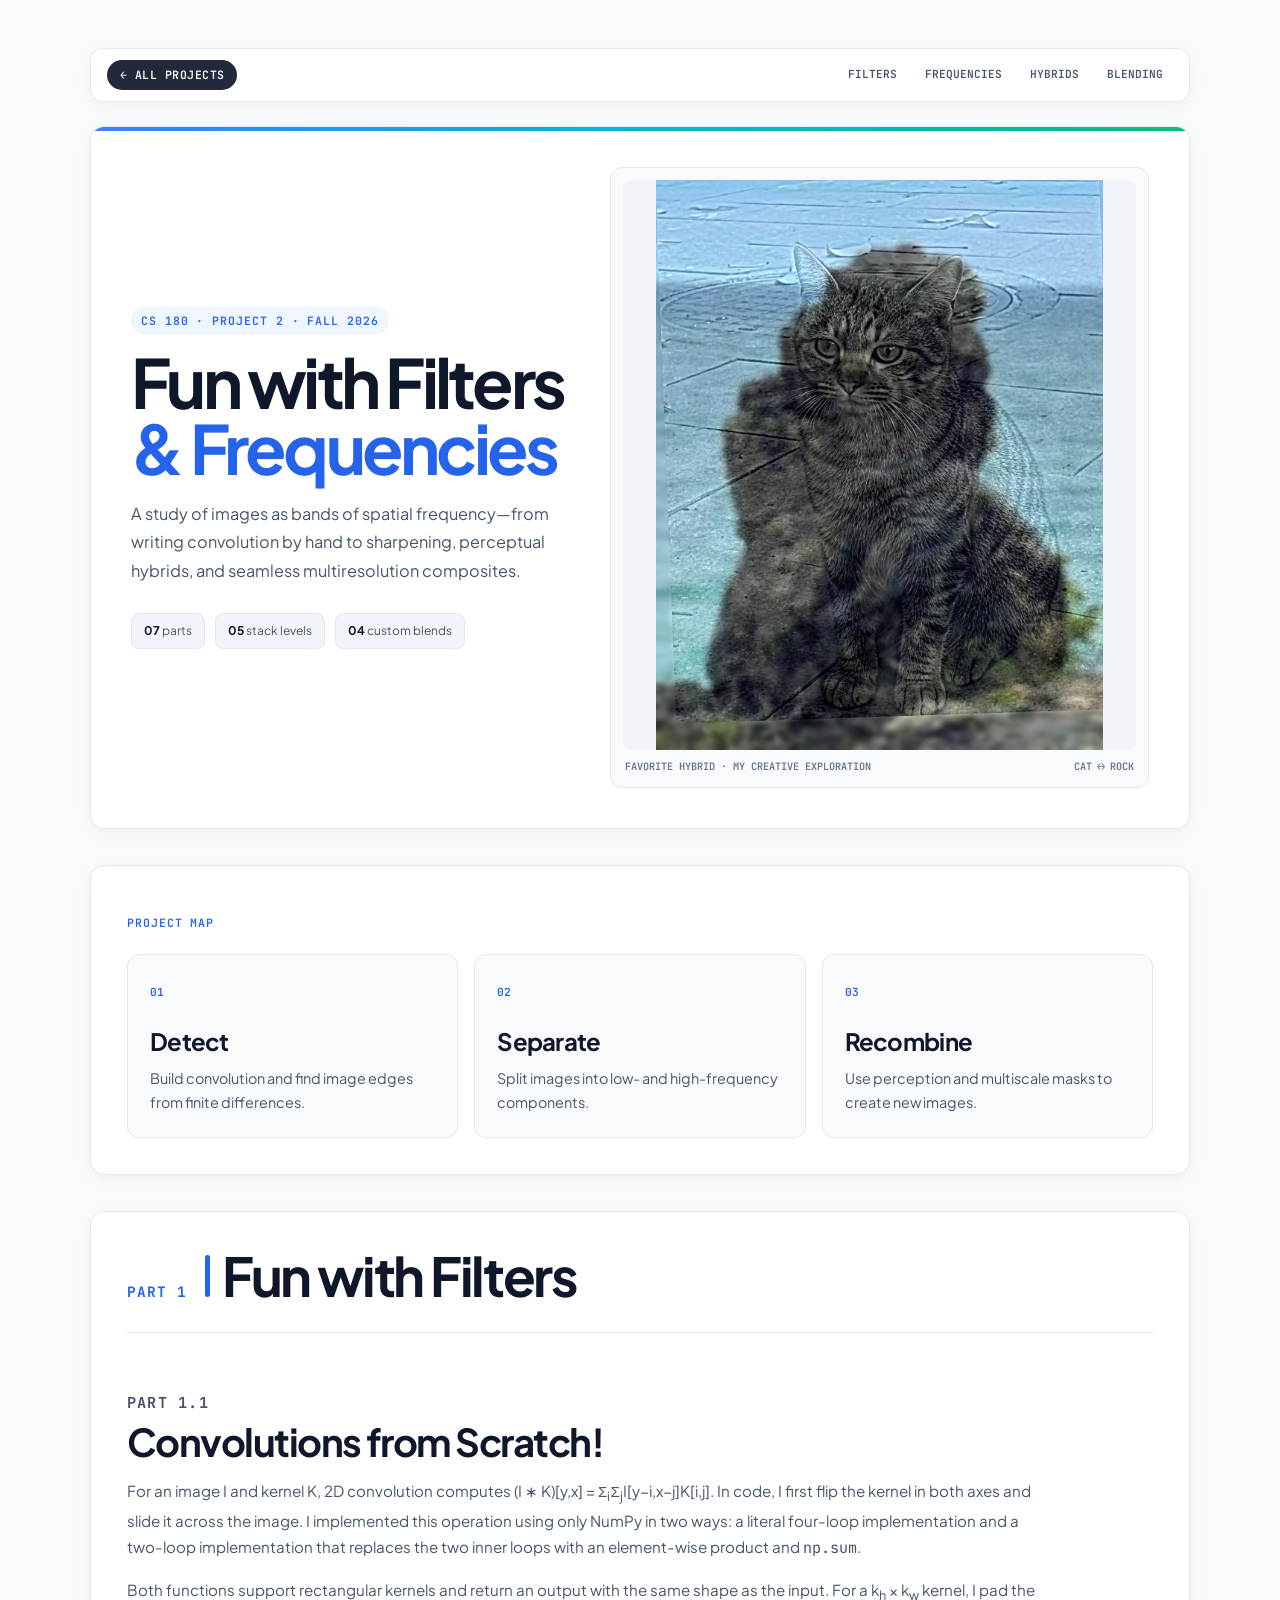
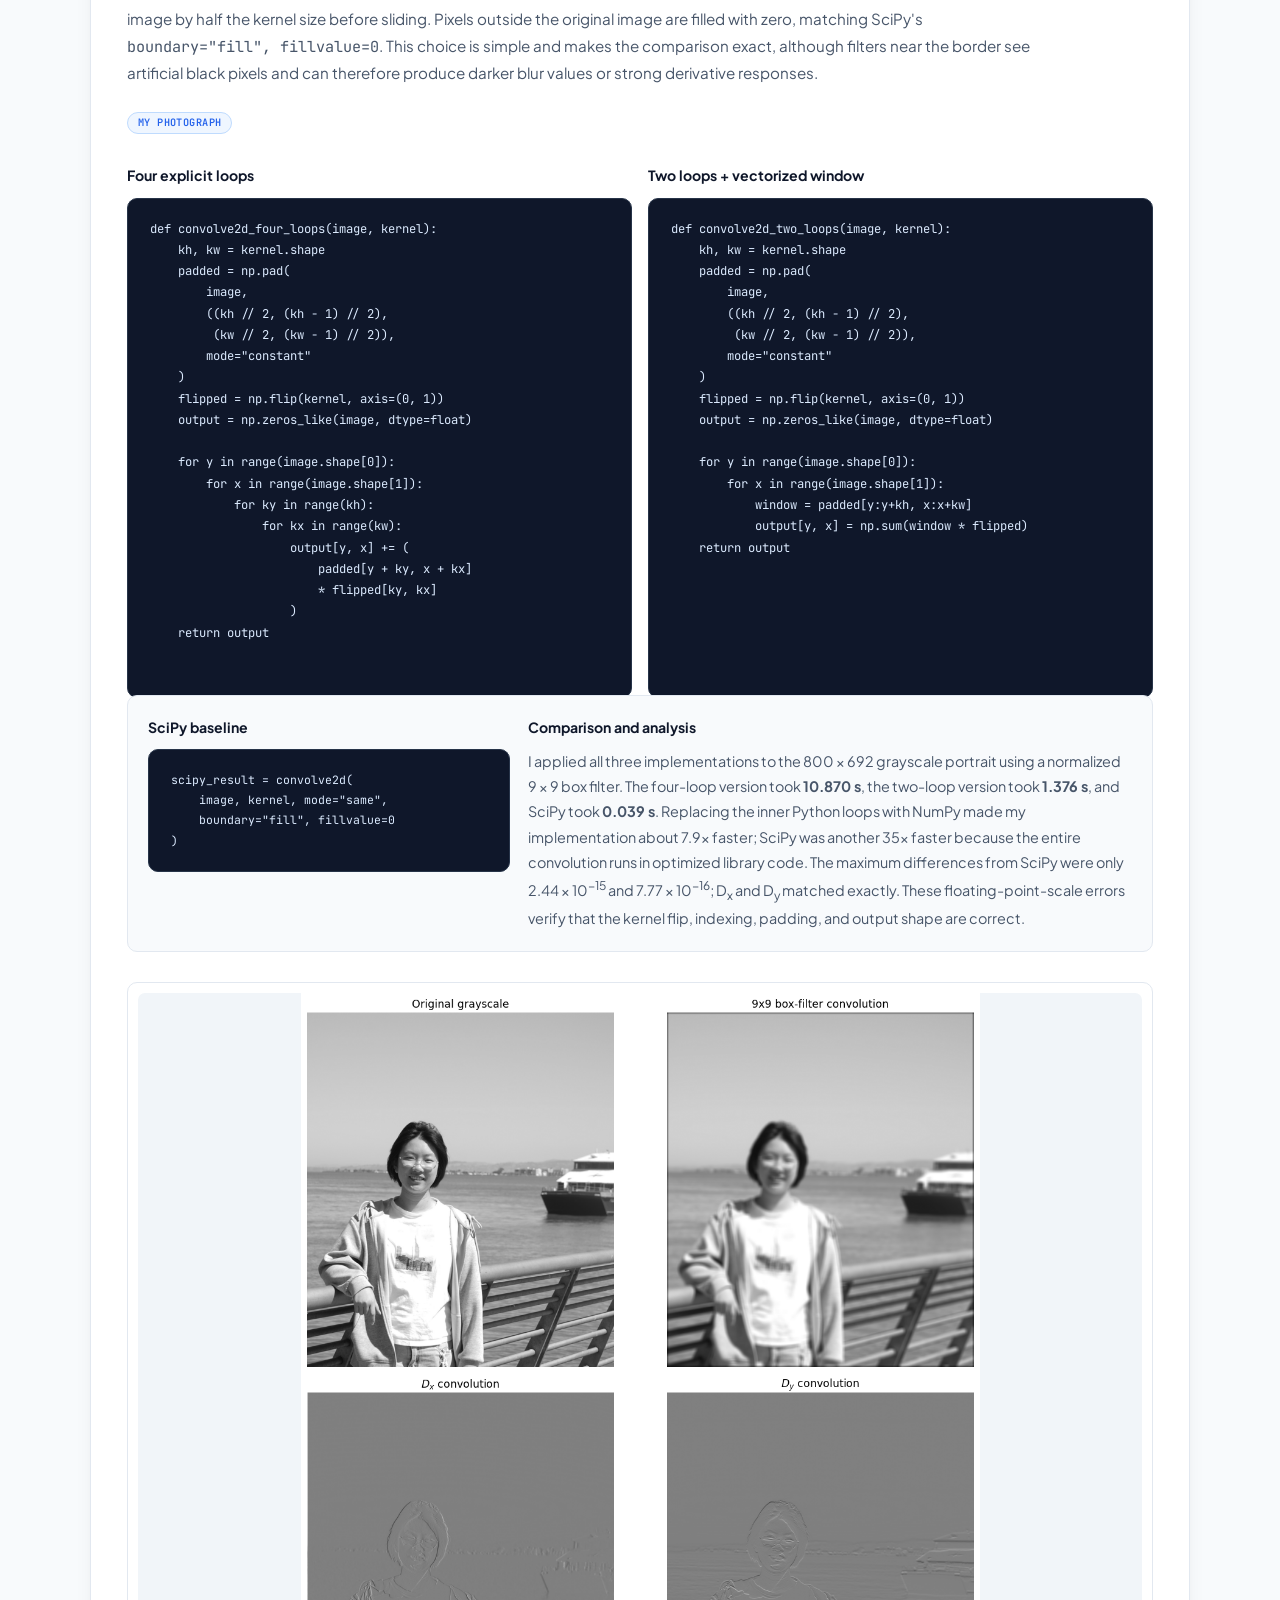
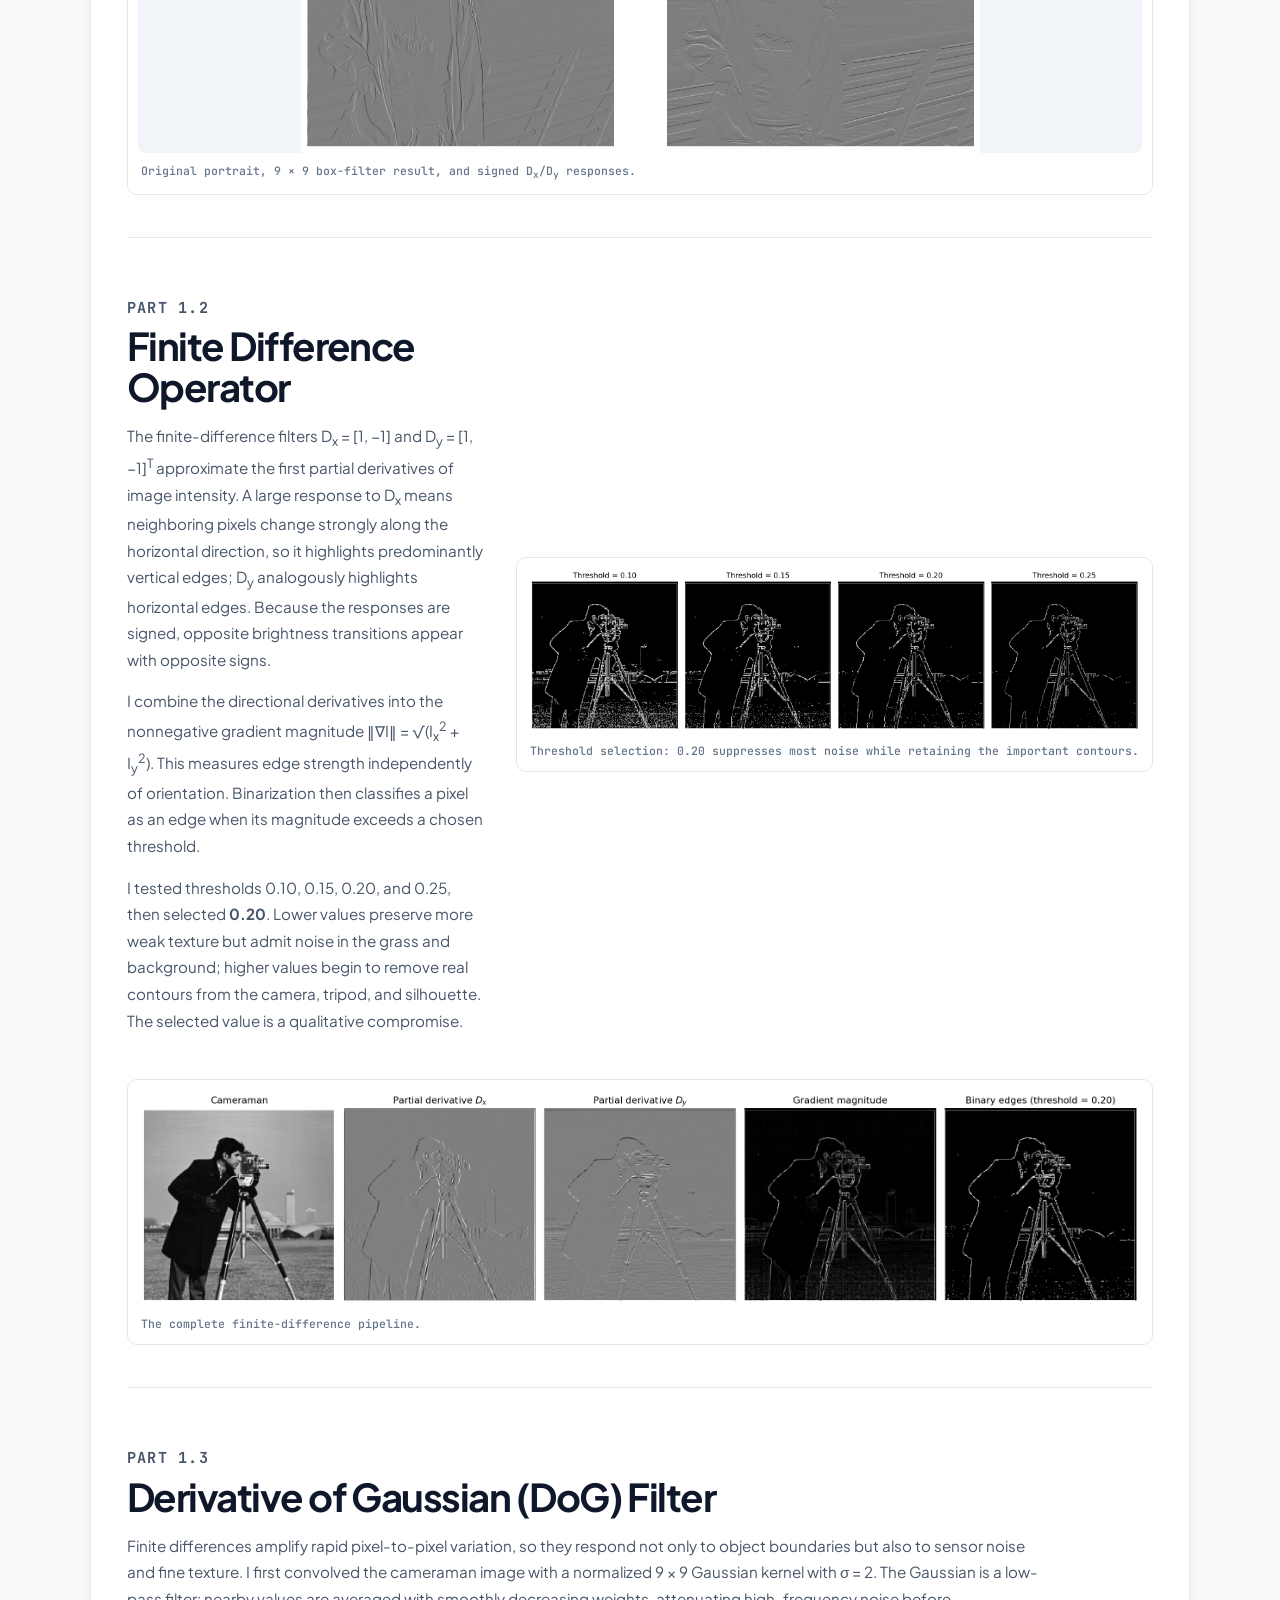
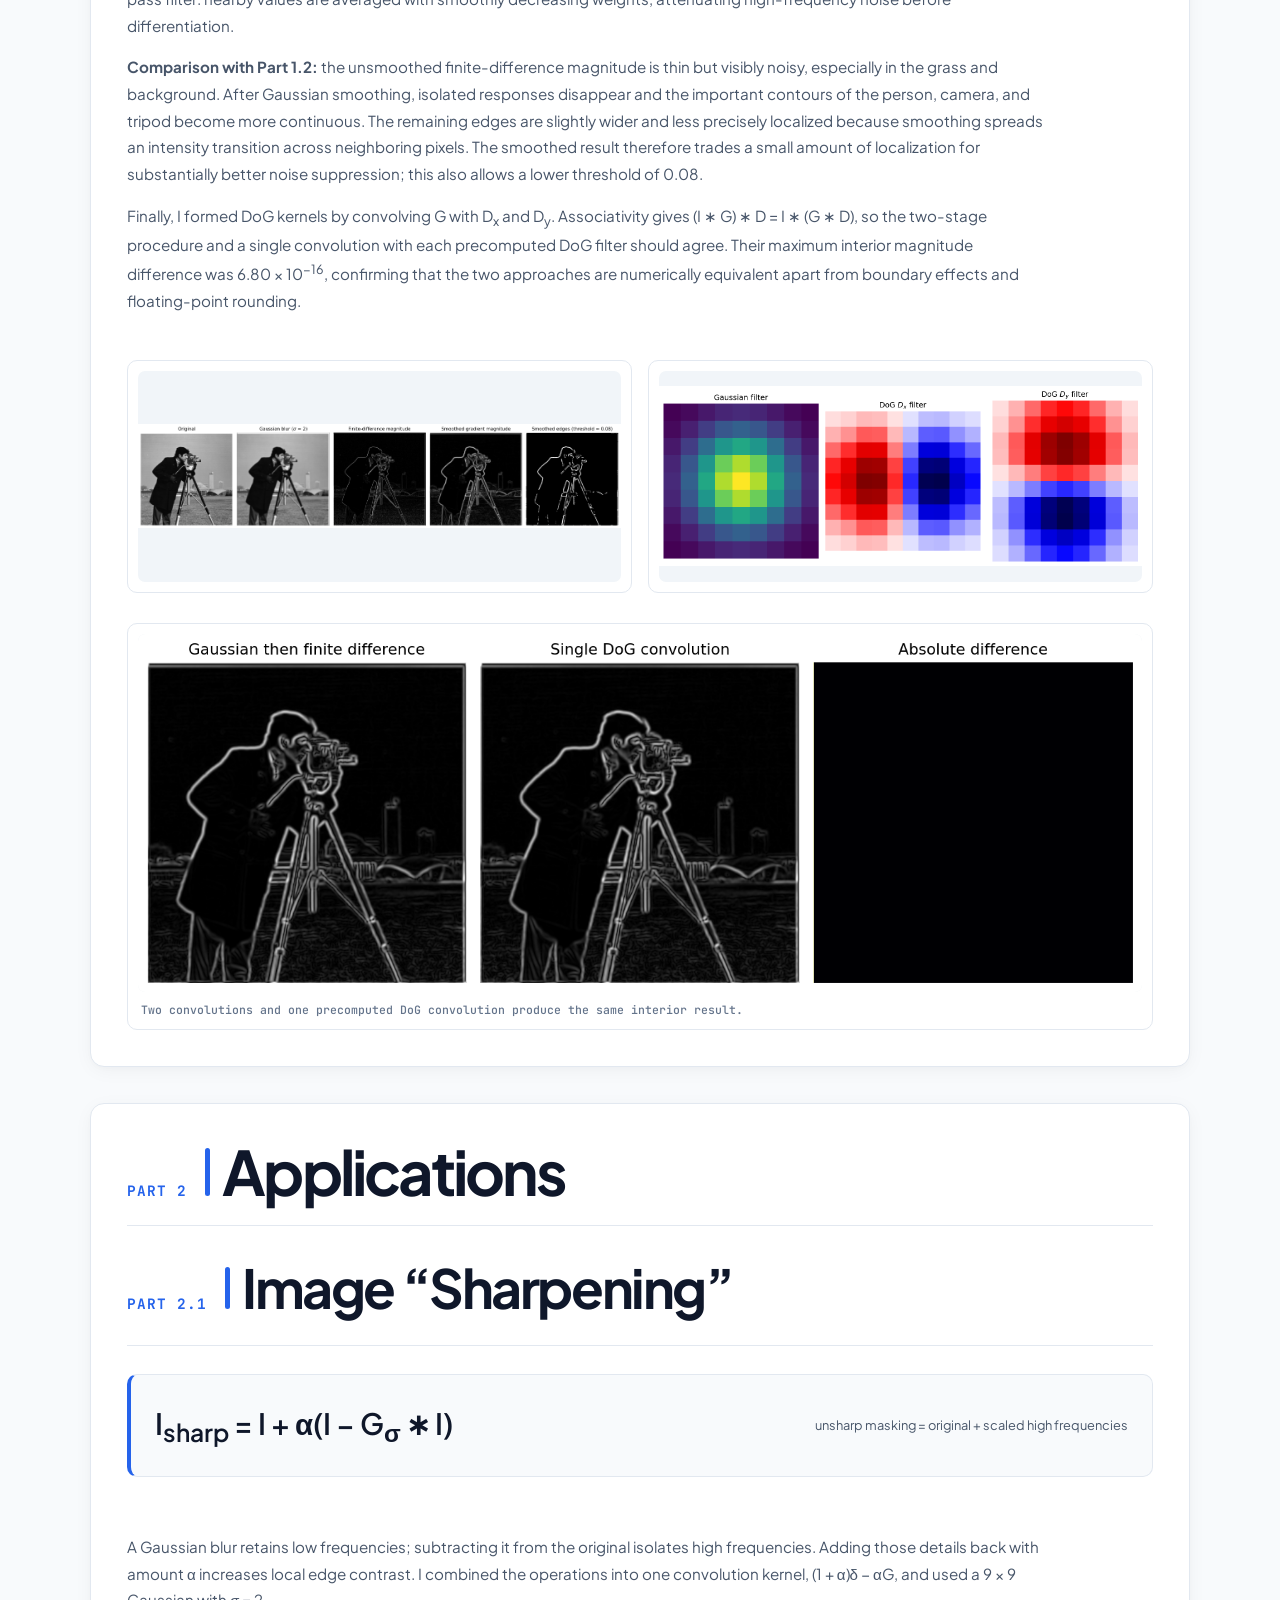
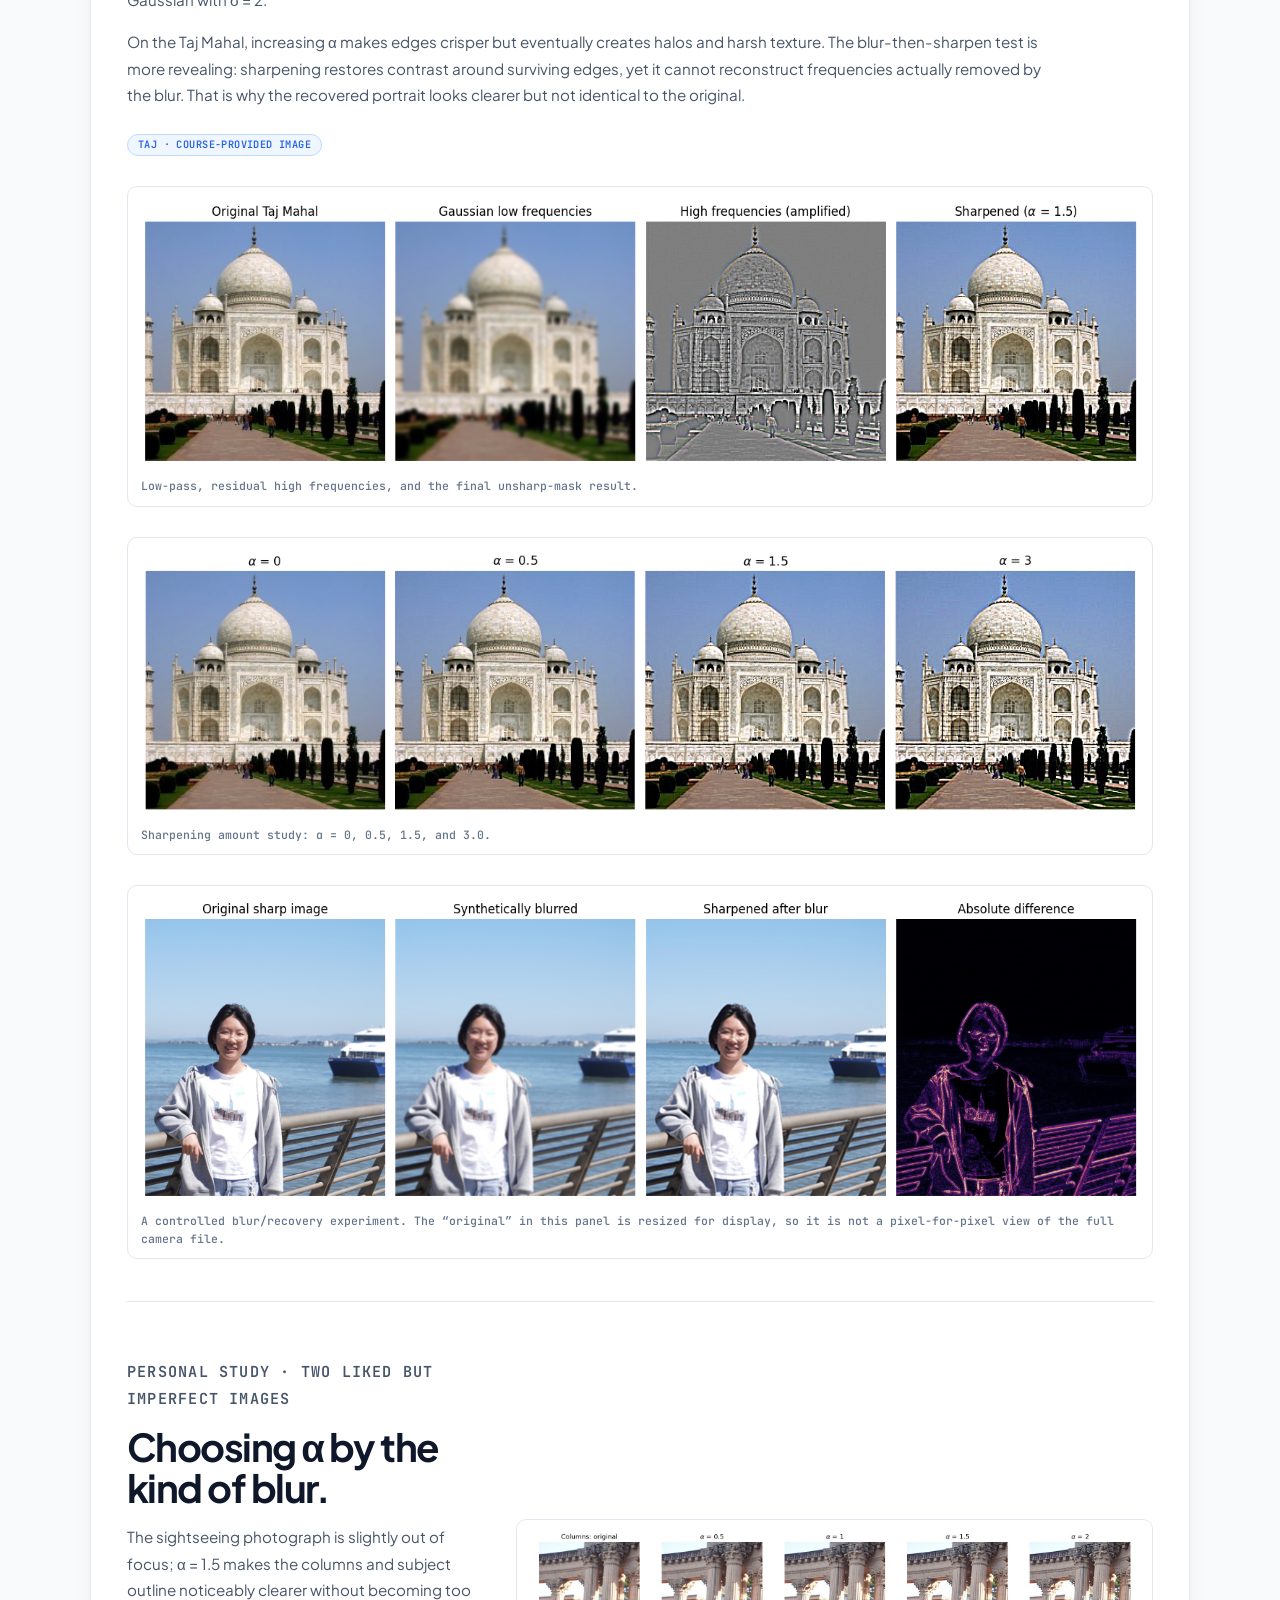
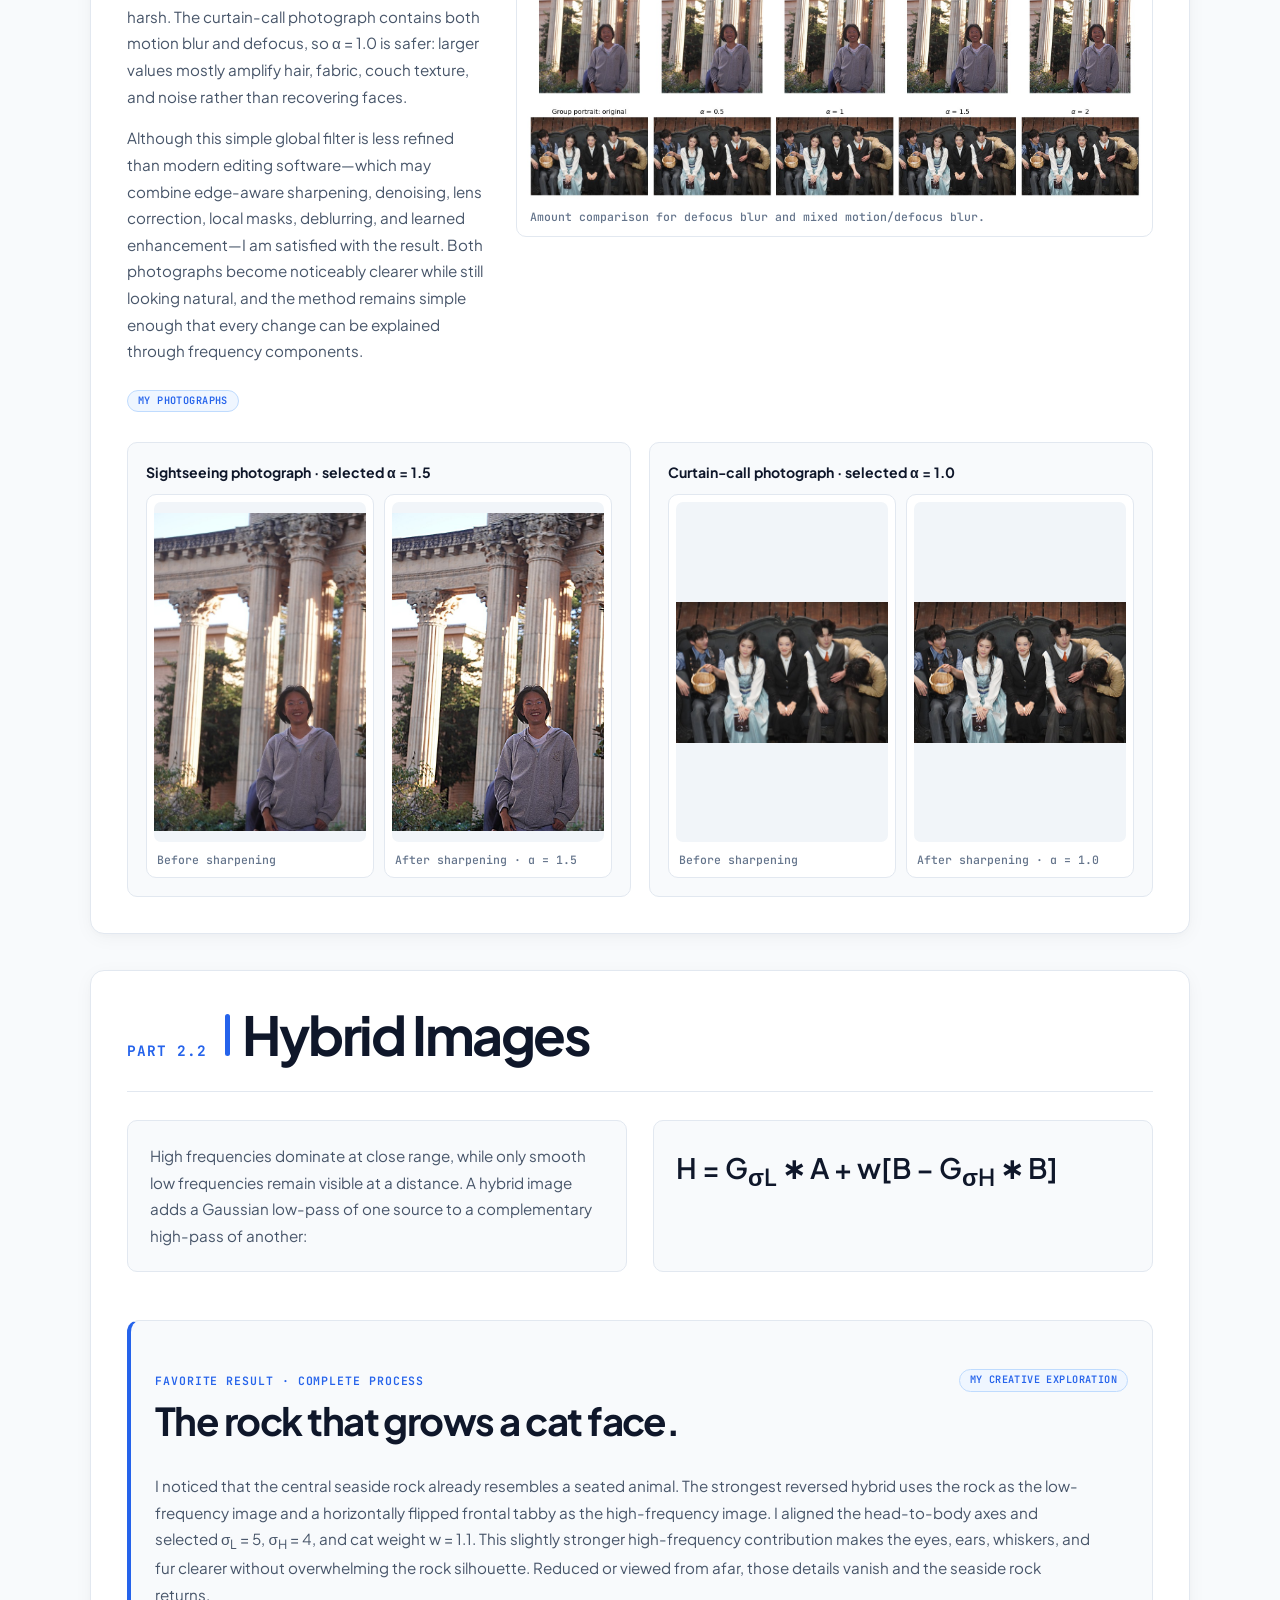
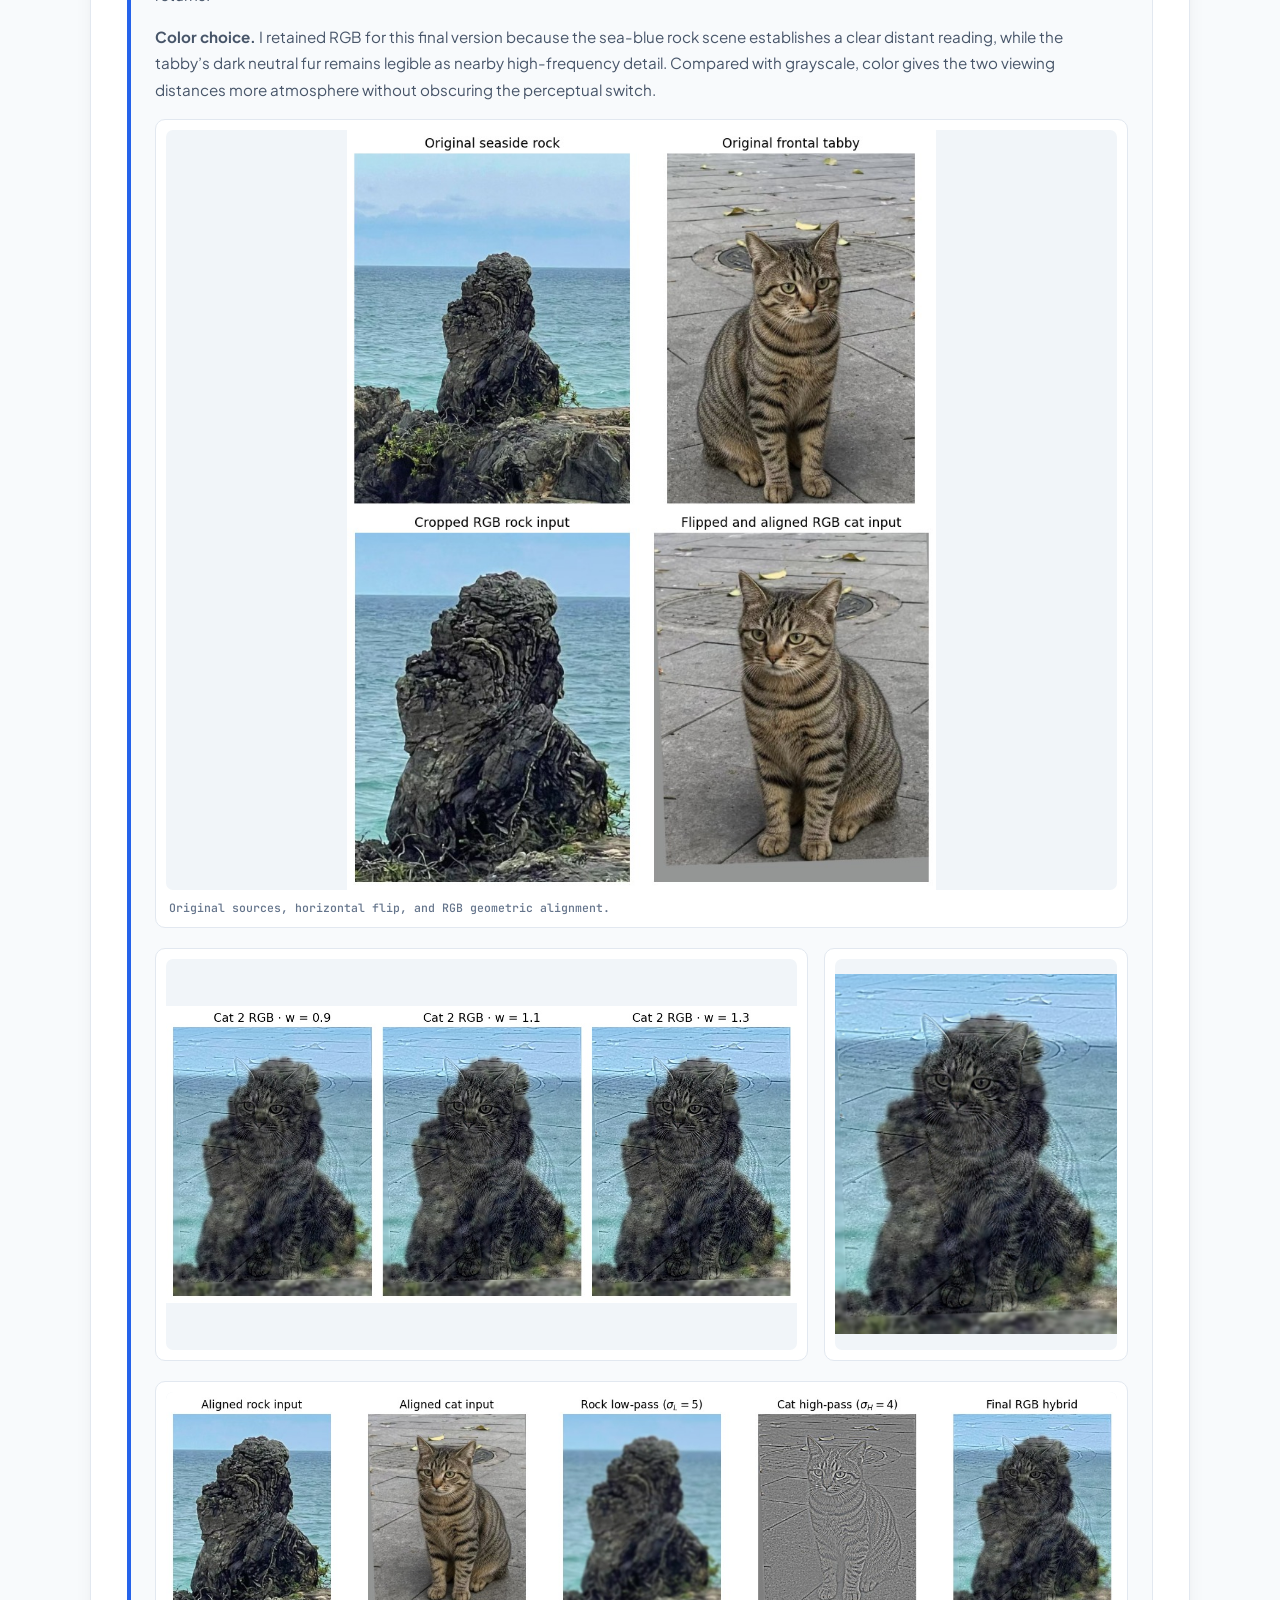
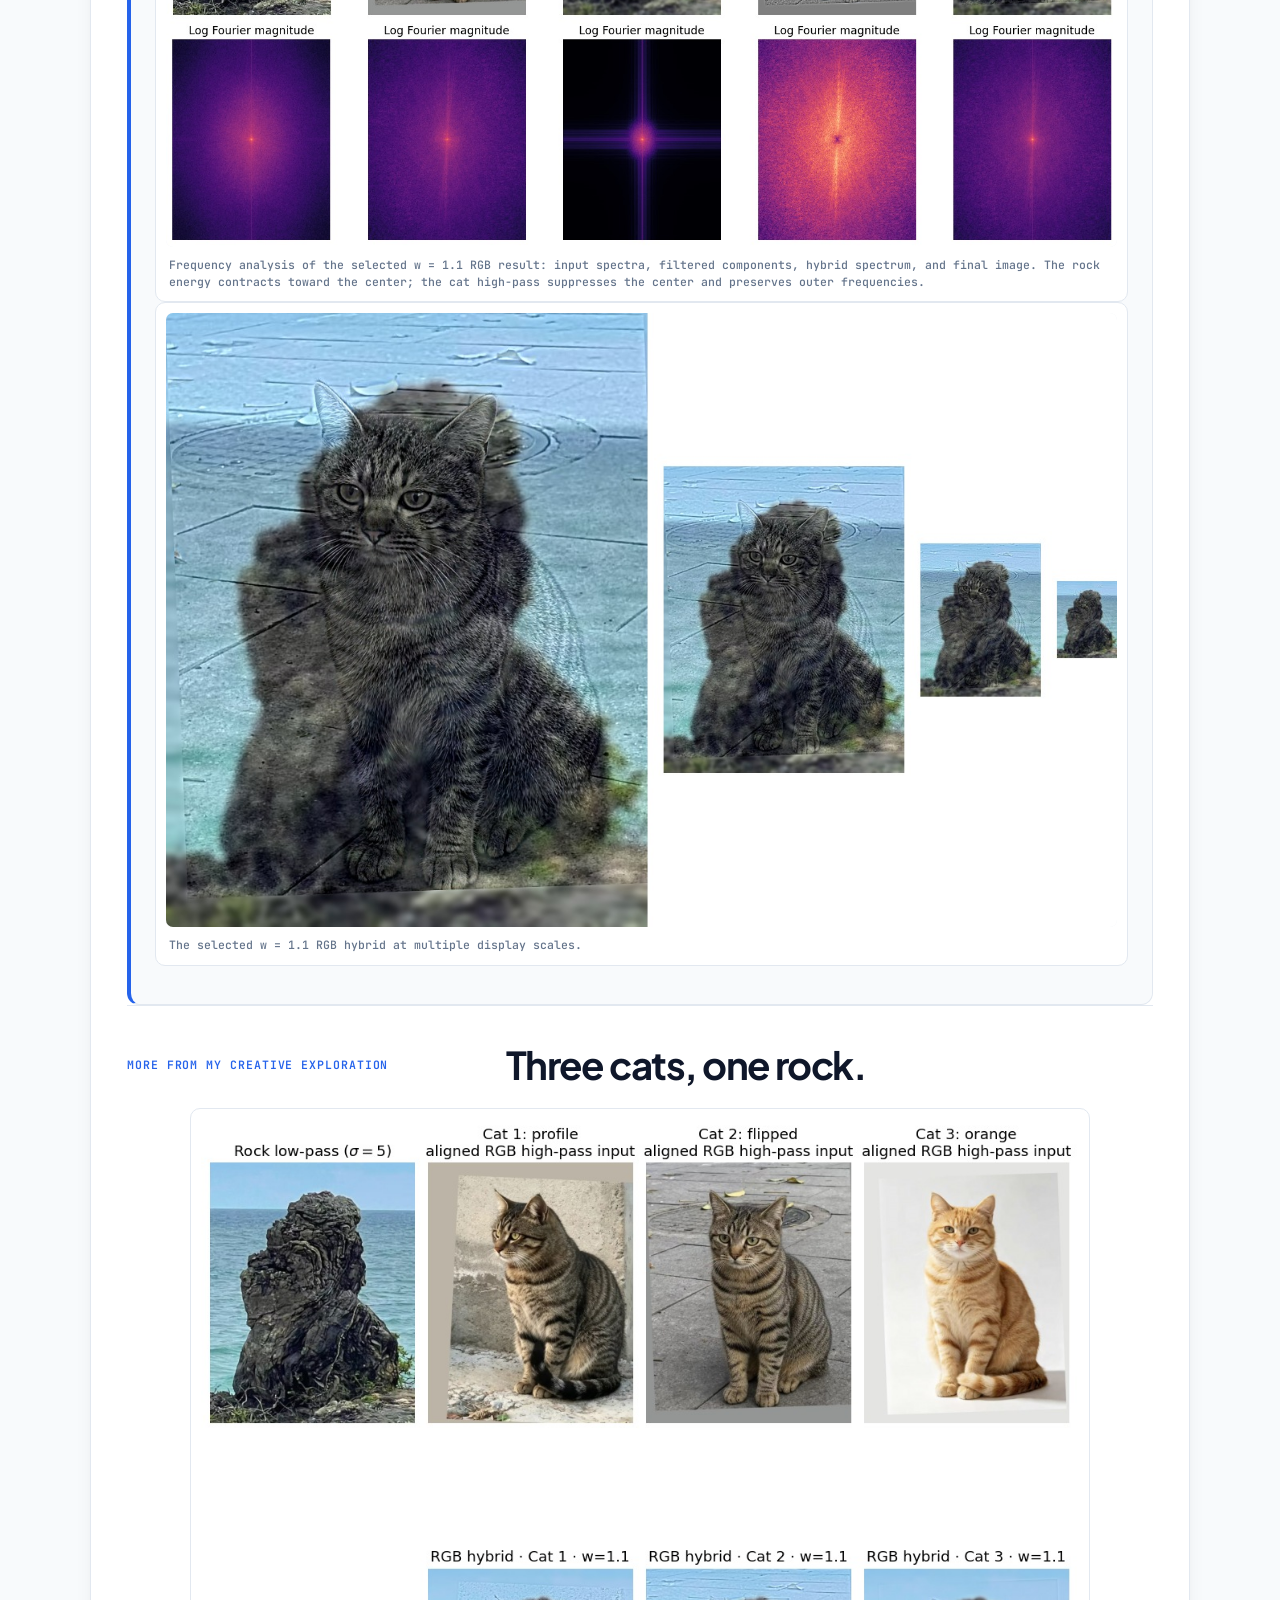
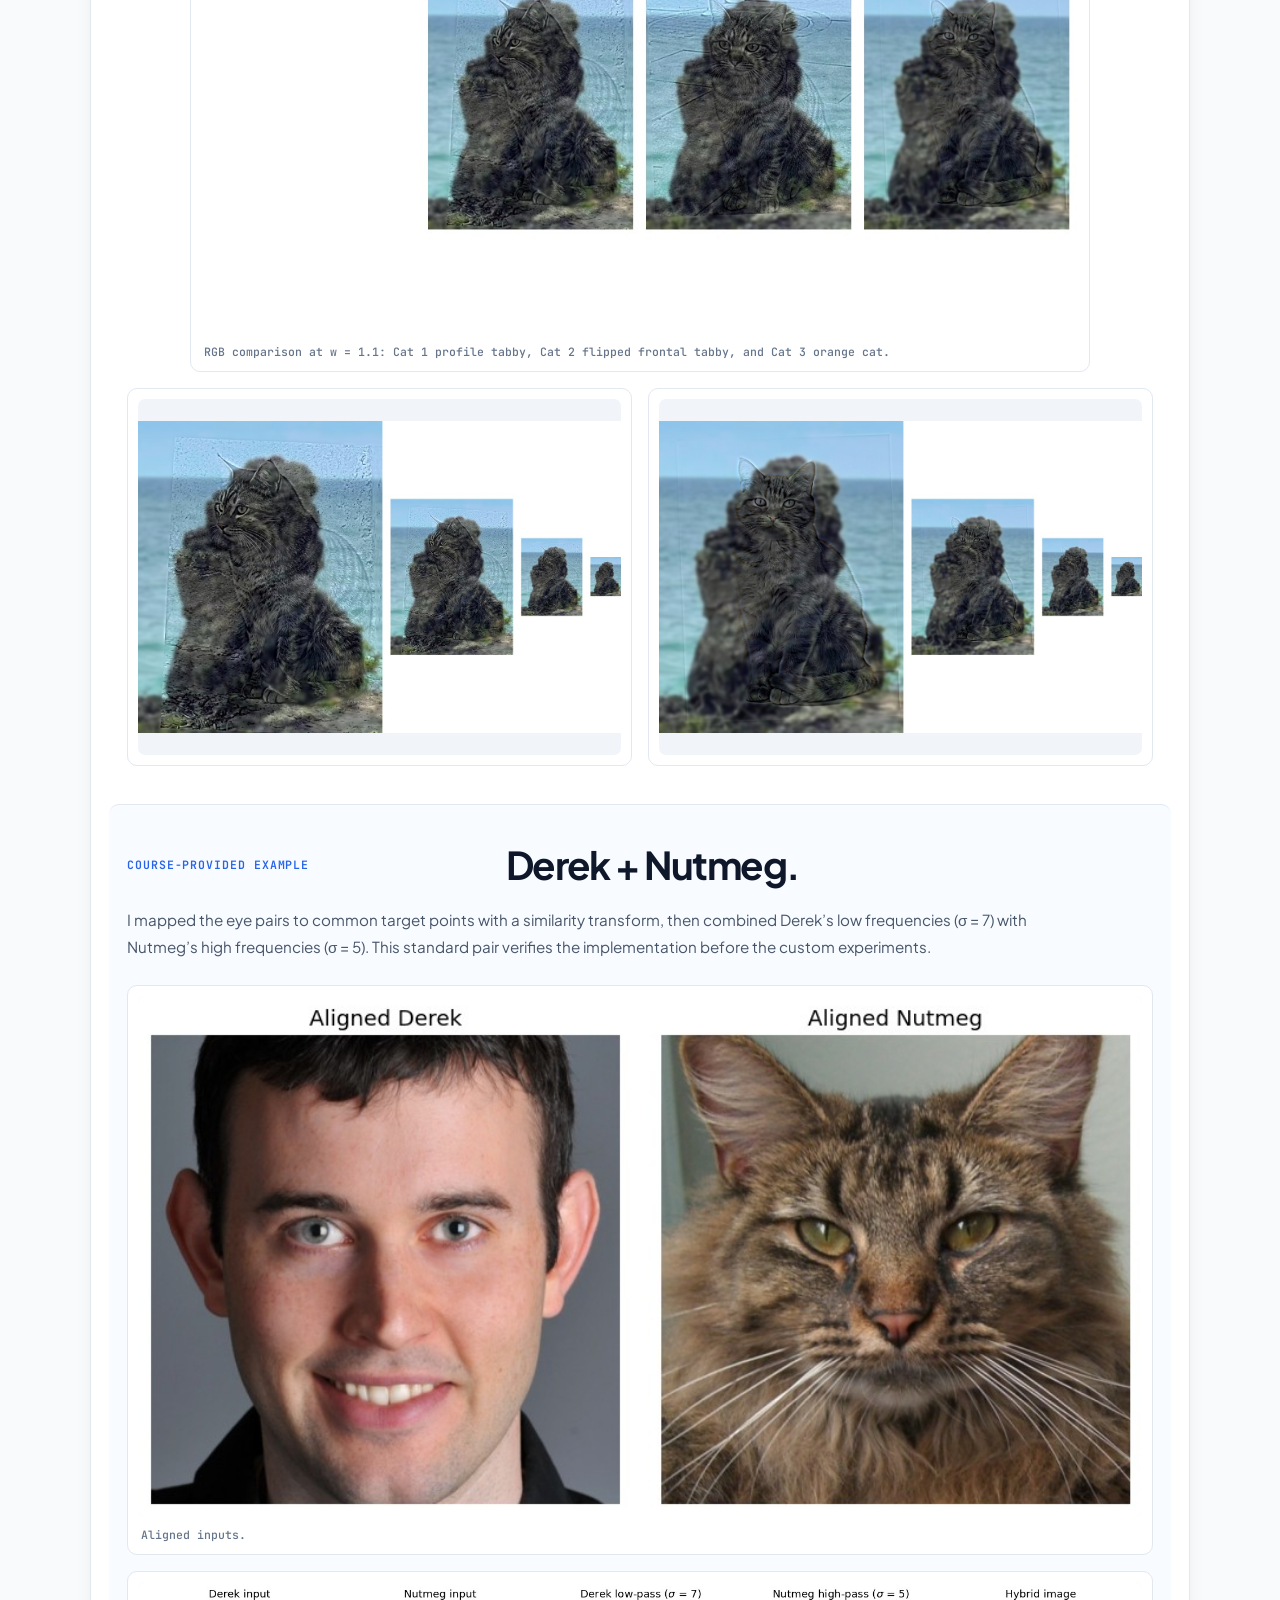
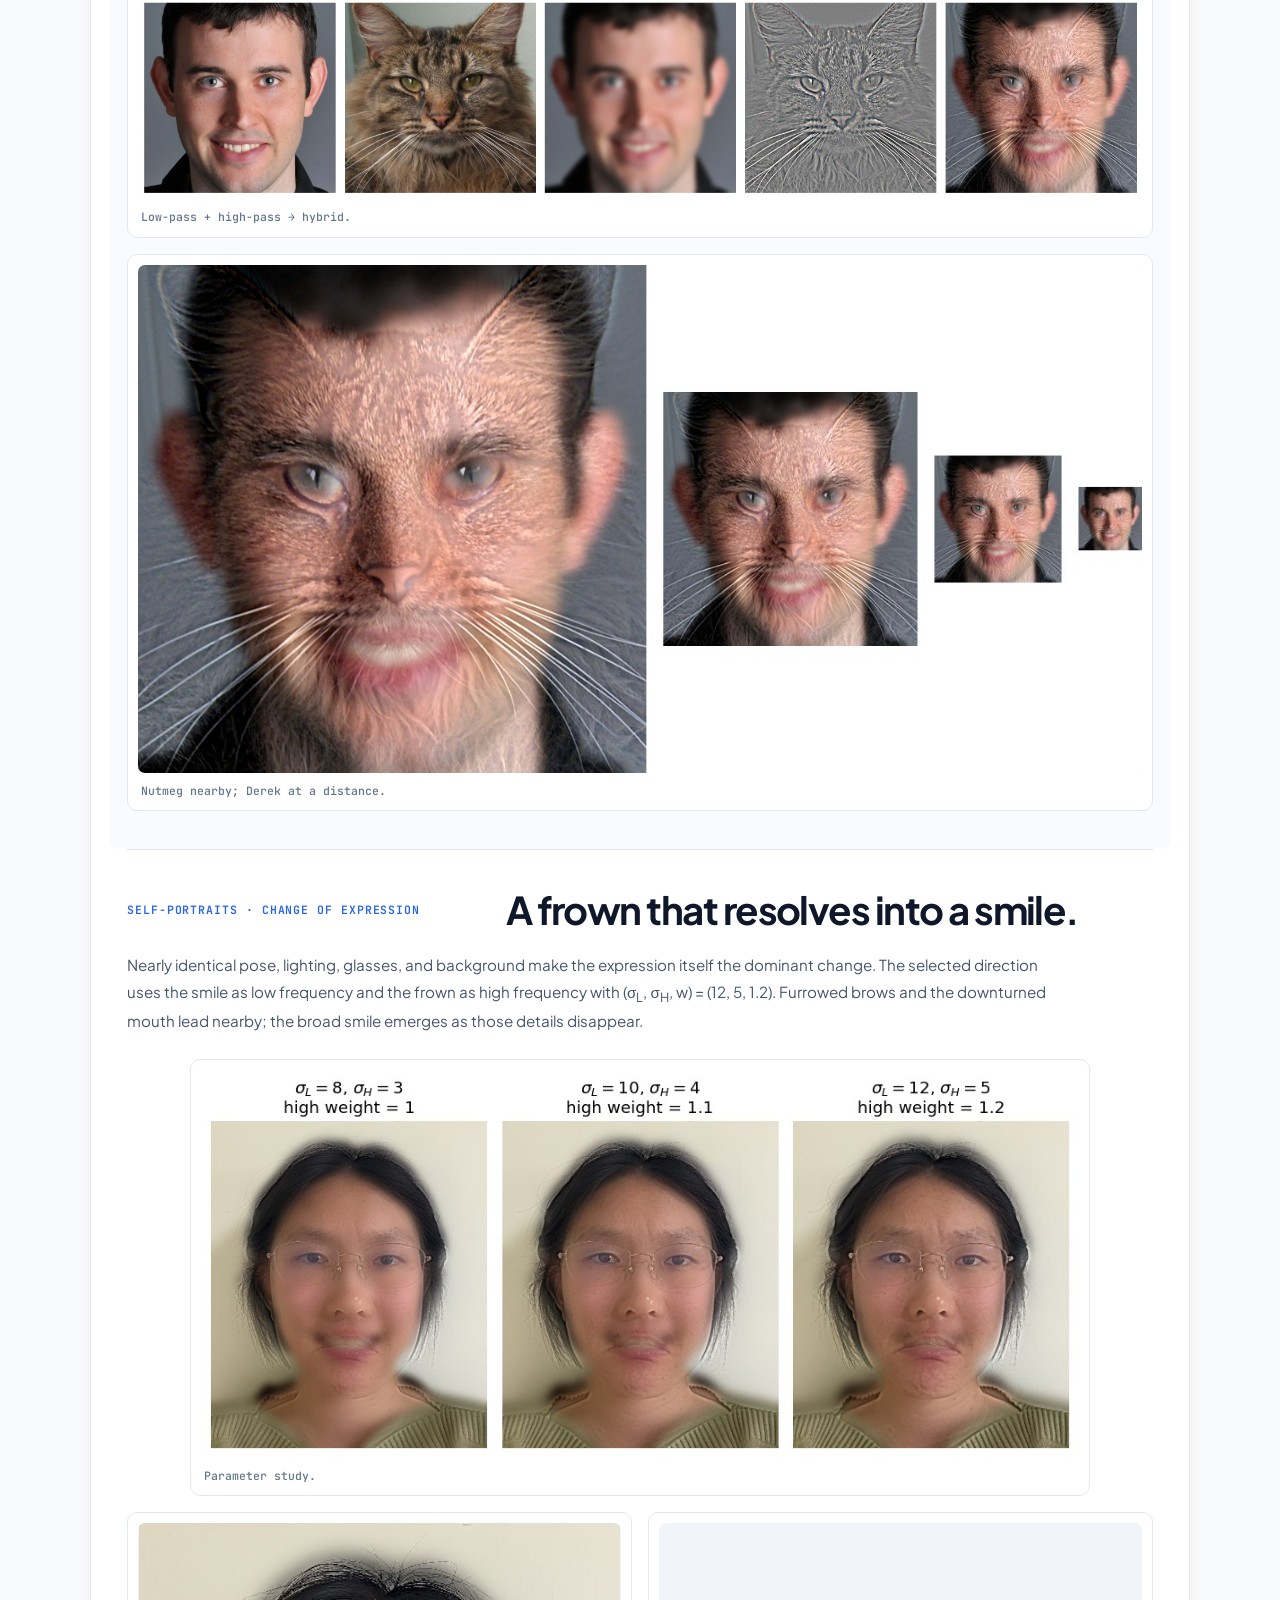
<file: 2/index.html>
<!doctype html>
<html lang="en">
<head>
  <meta charset="utf-8">
  <meta name="viewport" content="width=device-width, initial-scale=1">
  <meta name="description" content="CS 180 Project 2: convolution, filtering, hybrid images, Gaussian and Laplacian stacks, and multiresolution blending.">
  <title>Project 2 · Fun with Filters and Frequencies</title>
  <link rel="preconnect" href="https://fonts.googleapis.com">
  <link rel="preconnect" href="https://fonts.gstatic.com" crossorigin>
  <link href="https://fonts.googleapis.com/css2?family=Plus+Jakarta+Sans:wght@400;500;600;700;800&amp;family=JetBrains+Mono:wght@500;600&amp;display=swap" rel="stylesheet">
  <link rel="stylesheet" href="./project.css">
</head>
<body>
  <header class="topbar">
    <a class="brand" href="../">← ALL PROJECTS</a>
    <nav aria-label="Project sections"><a href="#filters">Filters</a><a href="#frequencies">Frequencies</a><a href="#hybrids">Hybrids</a><a href="#blending">Blending</a></nav>
  </header>

  <main>
    <section class="hero">
      <div class="hero-copy">
        <p class="eyebrow">CS 180 · PROJECT 2 · FALL 2026</p>
        <h1>Fun with Filters<br><em>&amp; Frequencies</em></h1>
        <p class="lede">A study of images as bands of spatial frequency—from writing convolution by hand to sharpening, perceptual hybrids, and seamless multiresolution composites.</p>
        <div class="hero-meta"><span><b>07</b> parts</span><span><b>05</b> stack levels</span><span><b>04</b> custom blends</span></div>
      </div>
      <figure class="hero-image">
        <img src="./media/part2_2/rock_cat_color_w1_1.jpg" alt="Color hybrid image that appears as a cat nearby and a seaside rock from afar">
        <figcaption><span>FAVORITE HYBRID · MY CREATIVE EXPLORATION</span><span>CAT ↔ ROCK</span></figcaption>
      </figure>
      <div class="frequency-rule" aria-hidden="true"><span>LOW</span><i></i><span>HIGH</span></div>
    </section>

    <section class="overview">
      <p class="section-kicker">PROJECT MAP</p>
      <div class="overview-grid">
        <article><span>01</span><h2>Detect</h2><p>Build convolution and find image edges from finite differences.</p></article>
        <article><span>02</span><h2>Separate</h2><p>Split images into low- and high-frequency components.</p></article>
        <article><span>03</span><h2>Recombine</h2><p>Use perception and multiscale masks to create new images.</p></article>
      </div>
    </section>

    <section class="chapter light" id="filters">
      <header class="chapter-head"><div><span>PART 1</span></div><h2>Fun with Filters</h2></header>

      <article class="story detail-story" id="part-1-1">
        <div class="story-copy wide-copy">
          <p class="part-label section-number">PART 1.1</p>
          <h3>Convolutions from Scratch!</h3>
          <p>For an image I and kernel K, 2D convolution computes (I ∗ K)[y,x] = Σ<sub>i</sub>Σ<sub>j</sub>I[y−i,x−j]K[i,j]. In code, I first flip the kernel in both axes and slide it across the image. I implemented this operation using only NumPy in two ways: a literal four-loop implementation and a two-loop implementation that replaces the two inner loops with an element-wise product and <code>np.sum</code>.</p>
          <p>Both functions support rectangular kernels and return an output with the same shape as the input. For a k<sub>h</sub> × k<sub>w</sub> kernel, I pad the image by half the kernel size before sliding. Pixels outside the original image are filled with zero, matching SciPy's <code>boundary="fill", fillvalue=0</code>. This choice is simple and makes the comparison exact, although filters near the border see artificial black pixels and can therefore produce darker blur values or strong derivative responses.</p>
          <div class="source-tag personal">MY PHOTOGRAPH</div>
        </div>
        <div class="code-grid full-figure">
          <div><h4>Four explicit loops</h4><pre class="code"><code>def convolve2d_four_loops(image, kernel):
    kh, kw = kernel.shape
    padded = np.pad(
        image,
        ((kh // 2, (kh - 1) // 2),
         (kw // 2, (kw - 1) // 2)),
        mode="constant"
    )
    flipped = np.flip(kernel, axis=(0, 1))
    output = np.zeros_like(image, dtype=float)

    for y in range(image.shape[0]):
        for x in range(image.shape[1]):
            for ky in range(kh):
                for kx in range(kw):
                    output[y, x] += (
                        padded[y + ky, x + kx]
                        * flipped[ky, kx]
                    )
    return output</code></pre></div>
          <div><h4>Two loops + vectorized window</h4><pre class="code"><code>def convolve2d_two_loops(image, kernel):
    kh, kw = kernel.shape
    padded = np.pad(
        image,
        ((kh // 2, (kh - 1) // 2),
         (kw // 2, (kw - 1) // 2)),
        mode="constant"
    )
    flipped = np.flip(kernel, axis=(0, 1))
    output = np.zeros_like(image, dtype=float)

    for y in range(image.shape[0]):
        for x in range(image.shape[1]):
            window = padded[y:y+kh, x:x+kw]
            output[y, x] = np.sum(window * flipped)
    return output</code></pre></div>
        </div>
        <div class="comparison-box full-figure">
          <div><h4>SciPy baseline</h4><pre class="code compact-code"><code>scipy_result = convolve2d(
    image, kernel, mode="same",
    boundary="fill", fillvalue=0
)</code></pre></div>
          <div><h4>Comparison and analysis</h4><p>I applied all three implementations to the 800 × 692 grayscale portrait using a normalized 9 × 9 box filter. The four-loop version took <strong>10.870 s</strong>, the two-loop version took <strong>1.376 s</strong>, and SciPy took <strong>0.039 s</strong>. Replacing the inner Python loops with NumPy made my implementation about 7.9× faster; SciPy was another 35× faster because the entire convolution runs in optimized library code. The maximum differences from SciPy were only 2.44 × 10<sup>−15</sup> and 7.77 × 10<sup>−16</sup>; D<sub>x</sub> and D<sub>y</sub> matched exactly. These floating-point-scale errors verify that the kernel flip, indexing, padding, and output shape are correct.</p></div>
        </div>
        <figure class="full-figure"><img src="./media/part1_1/portrait_convolutions.png" alt="Portrait before and after box filter and finite difference convolutions" loading="lazy"><figcaption>Original portrait, 9 × 9 box-filter result, and signed D<sub>x</sub>/D<sub>y</sub> responses.</figcaption></figure>
      </article>

      <article class="story split-story" id="part-1-2">
        <div class="story-copy">
          <p class="part-label section-number">PART 1.2</p>
          <h3>Finite Difference Operator</h3>
          <p>The finite-difference filters D<sub>x</sub> = [1, −1] and D<sub>y</sub> = [1, −1]<sup>T</sup> approximate the first partial derivatives of image intensity. A large response to D<sub>x</sub> means neighboring pixels change strongly along the horizontal direction, so it highlights predominantly vertical edges; D<sub>y</sub> analogously highlights horizontal edges. Because the responses are signed, opposite brightness transitions appear with opposite signs.</p>
          <p>I combine the directional derivatives into the nonnegative gradient magnitude ‖∇I‖ = √(I<sub>x</sub><sup>2</sup> + I<sub>y</sub><sup>2</sup>). This measures edge strength independently of orientation. Binarization then classifies a pixel as an edge when its magnitude exceeds a chosen threshold.</p>
          <p>I tested thresholds 0.10, 0.15, 0.20, and 0.25, then selected <strong>0.20</strong>. Lower values preserve more weak texture but admit noise in the grass and background; higher values begin to remove real contours from the camera, tripod, and silhouette. The selected value is a qualitative compromise.</p>
        </div>
        <figure><img src="./media/part1_2/threshold_comparison.png" alt="Comparison of four edge thresholds" loading="lazy"><figcaption>Threshold selection: 0.20 suppresses most noise while retaining the important contours.</figcaption></figure>
        <figure class="full-figure"><img src="./media/part1_2/finite_difference_edges.png" alt="Finite difference derivatives, gradient magnitude, and thresholded edges" loading="lazy"><figcaption>The complete finite-difference pipeline.</figcaption></figure>
      </article>

      <article class="story" id="part-1-3">
        <div class="story-copy wide-copy">
          <p class="part-label section-number">PART 1.3</p>
          <h3>Derivative of Gaussian (DoG) Filter</h3>
          <p>Finite differences amplify rapid pixel-to-pixel variation, so they respond not only to object boundaries but also to sensor noise and fine texture. I first convolved the cameraman image with a normalized 9 × 9 Gaussian kernel with σ = 2. The Gaussian is a low-pass filter: nearby values are averaged with smoothly decreasing weights, attenuating high-frequency noise before differentiation.</p>
          <p><strong>Comparison with Part 1.2:</strong> the unsmoothed finite-difference magnitude is thin but visibly noisy, especially in the grass and background. After Gaussian smoothing, isolated responses disappear and the important contours of the person, camera, and tripod become more continuous. The remaining edges are slightly wider and less precisely localized because smoothing spreads an intensity transition across neighboring pixels. The smoothed result therefore trades a small amount of localization for substantially better noise suppression; this also allows a lower threshold of 0.08.</p>
          <p>Finally, I formed DoG kernels by convolving G with D<sub>x</sub> and D<sub>y</sub>. Associativity gives (I ∗ G) ∗ D = I ∗ (G ∗ D), so the two-stage procedure and a single convolution with each precomputed DoG filter should agree. Their maximum interior magnitude difference was 6.80 × 10<sup>−16</sup>, confirming that the two approaches are numerically equivalent apart from boundary effects and floating-point rounding.</p>
        </div>
        <div class="figure-grid two">
          <figure><img src="./media/part1_3/gaussian_edge_results.png" alt="Gaussian smoothing and resulting edge maps" loading="lazy"><figcaption>Raw versus Gaussian-smoothed gradients; the smoothed map uses threshold 0.08.</figcaption></figure>
          <figure><img src="./media/part1_3/dog_filters.png" alt="Gaussian and derivative of Gaussian filters" loading="lazy"><figcaption>The Gaussian, DoG D<sub>x</sub>, and DoG D<sub>y</sub> kernels.</figcaption></figure>
        </div>
        <figure class="full-figure"><img src="./media/part1_3/dog_verification.png" alt="Comparison of sequential smoothing and direct DoG convolution" loading="lazy"><figcaption>Two convolutions and one precomputed DoG convolution produce the same interior result.</figcaption></figure>
      </article>
    </section>

    <section class="chapter ink" id="frequencies">
      <header class="chapter-head applications-head"><div><span>PART 2</span></div><h2>Applications</h2></header>
      <header class="chapter-head"><div><span>PART 2.1</span></div><h2>Image “Sharpening”</h2></header>
      <div class="formula-band"><p>I<sub>sharp</sub> = I + α(I − G<sub>σ</sub> ∗ I)</p><span>unsharp masking = original + scaled high frequencies</span></div>
      <article class="story">
        <div class="story-copy wide-copy">
          <p>A Gaussian blur retains low frequencies; subtracting it from the original isolates high frequencies. Adding those details back with amount α increases local edge contrast. I combined the operations into one convolution kernel, (1 + α)δ − αG, and used a 9 × 9 Gaussian with σ = 2.</p>
          <p>On the Taj Mahal, increasing α makes edges crisper but eventually creates halos and harsh texture. The blur-then-sharpen test is more revealing: sharpening restores contrast around surviving edges, yet it cannot reconstruct frequencies actually removed by the blur. That is why the recovered portrait looks clearer but not identical to the original.</p>
          <div class="source-tag course">TAJ · COURSE-PROVIDED IMAGE</div>
        </div>
        <figure class="full-figure dark-frame"><img src="./media/part2_1/taj_unsharp_process.png" alt="Taj Mahal original, blurred, high frequencies, and sharpened result" loading="lazy"><figcaption>Low-pass, residual high frequencies, and the final unsharp-mask result.</figcaption></figure>
        <figure class="full-figure dark-frame"><img src="./media/part2_1/taj_amount_comparison.png" alt="Taj Mahal sharpened with several alpha values" loading="lazy"><figcaption>Sharpening amount study: α = 0, 0.5, 1.5, and 3.0.</figcaption></figure>
        <figure class="full-figure dark-frame"><img src="./media/part2_1/portrait_blur_recovery.png" alt="Sharp portrait, synthetically blurred portrait, and sharpened recovery" loading="lazy"><figcaption>A controlled blur/recovery experiment. The “original” in this panel is resized for display, so it is not a pixel-for-pixel view of the full camera file.</figcaption></figure>
      </article>

      <article class="story personal-study">
        <div class="story-copy">
          <p class="part-label">PERSONAL STUDY · TWO LIKED BUT IMPERFECT IMAGES</p>
          <h3>Choosing α by the kind of blur.</h3>
          <p>The sightseeing photograph is slightly out of focus; α = 1.5 makes the columns and subject outline noticeably clearer without becoming too harsh. The curtain-call photograph contains both motion blur and defocus, so α = 1.0 is safer: larger values mostly amplify hair, fabric, couch texture, and noise rather than recovering faces.</p>
          <p>Although this simple global filter is less refined than modern editing software—which may combine edge-aware sharpening, denoising, lens correction, local masks, deblurring, and learned enhancement—I am satisfied with the result. Both photographs become noticeably clearer while still looking natural, and the method remains simple enough that every change can be explained through frequency components.</p>
          <div class="source-tag personal">MY PHOTOGRAPHS</div>
        </div>
        <figure><img src="./media/part2_1/custom_alpha_comparison.jpg" alt="Two personal photographs sharpened with alpha values from 0.5 to 2" loading="lazy"><figcaption>Amount comparison for defocus blur and mixed motion/defocus blur.</figcaption></figure>
        <div class="before-after-grid full-figure">
          <div class="before-after-card"><h4>Sightseeing photograph · selected α = 1.5</h4><div><figure><img src="./media/part2_1/columns_original.jpg" alt="Original slightly defocused sightseeing photograph" loading="lazy"><figcaption>Before sharpening</figcaption></figure><figure><img src="./media/part2_1/columns_sharpened.jpg" alt="Sightseeing photograph sharpened with alpha 1.5" loading="lazy"><figcaption>After sharpening · α = 1.5</figcaption></figure></div></div>
          <div class="before-after-card"><h4>Curtain-call photograph · selected α = 1.0</h4><div><figure><img src="./media/part2_1/group_original.jpg" alt="Original curtain-call photograph with motion and defocus blur" loading="lazy"><figcaption>Before sharpening</figcaption></figure><figure><img src="./media/part2_1/group_sharpened.jpg" alt="Curtain-call photograph sharpened with alpha 1.0" loading="lazy"><figcaption>After sharpening · α = 1.0</figcaption></figure></div></div>
        </div>
      </article>
    </section>

    <section class="chapter acid" id="hybrids">
      <header class="chapter-head"><div><span>PART 2.2</span></div><h2>Hybrid Images</h2></header>
      <div class="split-intro"><p>High frequencies dominate at close range, while only smooth low frequencies remain visible at a distance. A hybrid image adds a Gaussian low-pass of one source to a complementary high-pass of another:</p><p class="equation">H = G<sub>σL</sub> ∗ A + w[B − G<sub>σH</sub> ∗ B]</p></div>

      <article class="feature-hybrid">
        <div class="feature-title"><div><p class="part-label">FAVORITE RESULT · COMPLETE PROCESS</p><h3>The rock that grows a cat face.</h3></div><div class="source-tag personal">MY CREATIVE EXPLORATION</div></div>
        <p class="feature-copy">I noticed that the central seaside rock already resembles a seated animal. The strongest reversed hybrid uses the rock as the low-frequency image and a horizontally flipped frontal tabby as the high-frequency image. I aligned the head-to-body axes and selected σ<sub>L</sub> = 5, σ<sub>H</sub> = 4, and cat weight w = 1.1. This slightly stronger high-frequency contribution makes the eyes, ears, whiskers, and fur clearer without overwhelming the rock silhouette. Reduced or viewed from afar, those details vanish and the seaside rock returns.</p>
        <p class="feature-copy"><strong>Color choice.</strong> I retained RGB for this final version because the sea-blue rock scene establishes a clear distant reading, while the tabby’s dark neutral fur remains legible as nearby high-frequency detail. Compared with grayscale, color gives the two viewing distances more atmosphere without obscuring the perceptual switch.</p>
        <figure class="full-figure"><img src="./media/part2_2/rock_cat_color_w1_1_originals_alignment.jpg" alt="Original rock and cat images followed by aligned RGB inputs" loading="lazy"><figcaption>Original sources, horizontal flip, and RGB geometric alignment.</figcaption></figure>
        <div class="figure-grid two unequal">
          <figure><img src="./media/part2_2/rock_cat_color_strength_comparison.jpg" alt="Color rock cat high-frequency weight comparison" loading="lazy"><figcaption>High-frequency strength comparison: w = 0.9, 1.1, and 1.3. The center setting gives the best balance.</figcaption></figure>
          <figure class="final-card"><img src="./media/part2_2/rock_cat_color_w1_1.jpg" alt="Final color rock and cat hybrid" loading="lazy"><figcaption>Final RGB hybrid · σ<sub>L</sub> 5 · σ<sub>H</sub> 4 · w 1.1</figcaption></figure>
        </div>
        <figure class="full-figure"><img src="./media/part2_2/rock_cat_color_w1_1_fourier_process.jpg" alt="Color rock cat filtered components and Fourier transforms" loading="lazy"><figcaption>Frequency analysis of the selected w = 1.1 RGB result: input spectra, filtered components, hybrid spectrum, and final image. The rock energy contracts toward the center; the cat high-pass suppresses the center and preserves outer frequencies.</figcaption></figure>
        <figure class="full-figure"><img src="./media/part2_2/rock_cat_color_w1_1_multiscale.jpg" alt="Color rock cat hybrid at progressively smaller scales" loading="lazy"><figcaption>The selected w = 1.1 RGB hybrid at multiple display scales.</figcaption></figure>
      </article>

      <article class="supporting">
        <div class="support-head"><p class="part-label">MORE FROM MY CREATIVE EXPLORATION</p><h3>Three cats, one rock.</h3></div>
        <div class="rock-cat-supplement">
          <figure><img src="./media/part2_2/three_cats_color_comparison_w1_1.jpg" alt="Three RGB rock hybrids labeled Cat 1 through Cat 3" loading="lazy"><figcaption>RGB comparison at w = 1.1: Cat 1 profile tabby, Cat 2 flipped frontal tabby, and Cat 3 orange cat.</figcaption></figure>
          <div class="figure-grid two"><figure><img src="./media/part2_2/rock_cat_color_cat1_w1_1_multiscale.jpg" alt="Color profile cat and rock hybrid at multiple scales" loading="lazy"><figcaption>Cat 1 in RGB: the profile has the closest silhouette match.</figcaption></figure><figure><img src="./media/part2_2/rock_cat_color_cat3_w1_1_multiscale.jpg" alt="Color orange cat and rock hybrid at multiple scales" loading="lazy"><figcaption>Cat 3 in RGB: the clean background helps, but its high-frequency tonal match is weaker.</figcaption></figure></div>
        </div>
      </article>

      <article class="supporting course-example">
        <div class="support-head"><p class="part-label">COURSE-PROVIDED EXAMPLE</p><h3>Derek + Nutmeg.</h3></div>
        <p>I mapped the eye pairs to common target points with a similarity transform, then combined Derek’s low frequencies (σ = 7) with Nutmeg’s high frequencies (σ = 5). This standard pair verifies the implementation before the custom experiments.</p>
        <div class="large-figure-stack">
          <figure><img src="./media/part2_2/derek_nutmeg_aligned.jpg" alt="Aligned Derek and Nutmeg inputs" loading="lazy"><figcaption>Aligned inputs.</figcaption></figure>
          <figure><img src="./media/part2_2/derek_nutmeg_process.jpg" alt="Derek and Nutmeg filtering process" loading="lazy"><figcaption>Low-pass + high-pass → hybrid.</figcaption></figure>
          <figure><img src="./media/part2_2/derek_nutmeg_multiscale.jpg" alt="Derek Nutmeg hybrid at multiple scales" loading="lazy"><figcaption>Nutmeg nearby; Derek at a distance.</figcaption></figure>
        </div>
      </article>

      <article class="supporting">
        <div class="support-head"><p class="part-label">SELF-PORTRAITS · CHANGE OF EXPRESSION</p><h3>A frown that resolves into a smile.</h3></div>
        <p>Nearly identical pose, lighting, glasses, and background make the expression itself the dominant change. The selected direction uses the smile as low frequency and the frown as high frequency with (σ<sub>L</sub>, σ<sub>H</sub>, w) = (12, 5, 1.2). Furrowed brows and the downturned mouth lead nearby; the broad smile emerges as those details disappear.</p>
        <div class="expression-layout">
          <figure><img src="./media/part2_2/expression_strength_comparison.jpg" alt="Expression hybrid parameter comparison" loading="lazy"><figcaption>Parameter study.</figcaption></figure>
          <div class="figure-grid two"><figure><img src="./media/part2_2/expression_happy_low_frown_high.jpg" alt="Final expression hybrid" loading="lazy"><figcaption>Selected final hybrid.</figcaption></figure><figure><img src="./media/part2_2/expression_happy_low_frown_high_multiscale.jpg" alt="Expression hybrid at multiple scales" loading="lazy"><figcaption>Close frown → distant smile.</figcaption></figure></div>
        </div>
      </article>

      <article class="supporting">
        <div class="support-head"><p class="part-label">EXTERNALLY SOURCED IMAGES · CREATIVE COMPOSITION</p><h3>Two directions for a tree spirit.</h3></div>
        <p>With the elderly face low-passed (σ = 12) and bark high-passed (σ = 5), texture dominates nearby and the face emerges far away. Reversing the roles—tree σ = 4, face σ = 4, face weight 0.9—makes eyes and wrinkles visible nearby while the trunk takes over at a distance. Feathering the face boundary prevents its rectangular crop from becoming an artificial high-frequency edge.</p>
        <p><strong>Color choice.</strong> I kept the first ordering in grayscale because the face’s warm skin tone otherwise forms a conspicuous pink patch inside the pale bark, weakening the illusion. For the reversed ordering, RGB works better: the brown trunk supplies a coherent low-frequency color field, while the face contributes mostly fine structural detail. The surrounding green foliage also strengthens the reading of a tree spirit.</p>
        <div class="figure-grid two">
          <figure><img src="./media/part2_2/tree_spirit_hybrid.jpg" alt="Tree bark high frequency over elderly face low frequency" loading="lazy"><figcaption>Face low-pass + bark high-pass.</figcaption></figure>
          <figure><img src="./media/part2_2/tree_spirit_multiscale.jpg" alt="Tree spirit hybrid at multiple scales" loading="lazy"><figcaption>First ordering across scale.</figcaption></figure>
          <figure><img src="./media/part2_2/tree_spirit_tree_low_face_high_color.jpg" alt="Color tree low frequencies with elderly face high frequencies" loading="lazy"><figcaption>Tree low-pass + face high-pass · RGB.</figcaption></figure>
          <figure><img src="./media/part2_2/tree_spirit_tree_low_face_high_color_multiscale.jpg" alt="Color reverse tree spirit hybrid at multiple scales" loading="lazy"><figcaption>Reversed RGB ordering across scale.</figcaption></figure>
        </div>
      </article>

      <aside class="cutoff-note"><h3>What “cutoff” means here</h3><p>A Gaussian has a smooth response rather than a hard frequency boundary: H(f) = exp(−2π²σ²f²), with an approximate −3 dB cutoff f<sub>c</sub> = √ln2 / (2πσ) cycles per pixel. Increasing σ therefore lowers the effective cutoff and smooths more aggressively. The high-pass response is 1 − H(f). Every selected σ above came from visual comparison, not a universal preset.</p></aside>
    </section>

    <section class="chapter paper" id="stacks">
      <header class="chapter-head"><div><span>PART 2.3</span></div><h2>Gaussian and Laplacian Stacks</h2></header>
      <div class="split-intro">
        <div><p>A stack never downsamples. Starting from G<sub>0</sub> = I, I repeatedly filter to form G<sub>i+1</sub> = G ∗ G<sub>i</sub>. I used five levels and a 41 × 41 Gaussian with σ = 8, implemented without any built-in pyramid function.</p></div>
        <div><p>The Laplacian levels are L<sub>i</sub> = G<sub>i</sub> − G<sub>i+1</sub>, with the final residual L<sub>4</sub> = G<sub>4</sub>. Their sum telescopes back to the original image at floating-point precision.</p></div>
      </div>
      <div class="source-tag course">APPLE + ORANGE · COURSE-PROVIDED IMAGES</div>
      <figure class="full-figure"><img src="./media/part2_3/gaussian_stacks.jpg" alt="Five-level Gaussian stacks for apple and orange" loading="lazy"><figcaption>Gaussian stacks: progressively smoother, never smaller.</figcaption></figure>
      <figure class="full-figure"><img src="./media/part2_3/laplacian_stacks.jpg" alt="Five-level Laplacian stacks for apple and orange" loading="lazy"><figcaption>Laplacian stacks isolate bands of detail plus a low-frequency residual.</figcaption></figure>
      <figure class="figure-342"><img src="./media/part2_3/figure_3_42_recreation.jpg" alt="Recreation of Figure 3.42 panels a through l" loading="lazy"><figcaption>Frequency-domain interpretation of Figure 3.42 (a)–(l): the masked apple and orange contributions at high, medium, and low frequencies, followed by their collapsed sums. Part 2.4 below focuses instead on how the mask itself creates a seamless transition.</figcaption></figure>
    </section>

    <section class="chapter ember" id="blending">
      <header class="chapter-head"><div><span>PART 2.4</span></div><h2>Multiresolution Blending <small>(a.k.a. the Oraple!)</small></h2></header>
      <div class="blend-equation"><p>B<sub>i</sub> = M<sub>i</sub>L<sub>i</sub><sup>A</sup> + (1 − M<sub>i</sub>)L<sub>i</sub><sup>B</sup></p><span>Build a Gaussian stack for the mask, blend every Laplacian band, then sum the bands.</span></div>

      <article class="story oraple">
        <div class="story-copy"><p class="part-label">THE ORAPLE · VERTICAL STEP MASK</p><p>A binary mask selects apple on the left and orange on the right. Its Gaussian stack makes the transition increasingly broad at lower frequencies: fine fruit texture stays localized, while large illumination and color differences cross the seam gently. Compared with a direct cut, the five-level result hides the boundary without globally blurring either fruit.</p></div>
        <figure><img src="./media/part2_4/oraple_inputs_mask.jpg" alt="Apple, orange, and the vertical binary mask" loading="lazy"><figcaption>Course-provided inputs and the vertical step mask.</figcaption></figure>
        <figure class="full-figure"><img src="./media/part2_4/oraple_mask_stack.jpg" alt="Gaussian stack of the vertical Oraple mask" loading="lazy"><figcaption>Mask Gaussian stack: the seam is sharp for fine bands and progressively wider for coarse bands.</figcaption></figure>
        <figure class="full-figure"><img src="./media/part2_4/oraple_comparison.jpg" alt="Direct apple orange cut compared with multiresolution blend" loading="lazy"><figcaption>Outcome comparison: a hard center cut versus the final five-level multiresolution Oraple.</figcaption></figure>
      </article>

      <article class="blend-feature">
        <div class="feature-title"><div><p class="part-label">FAVORITE CUSTOM BLEND · COMPLETE PROCESS</p><h3>Becoming sand.</h3></div><div class="source-tag external">CREATIVE COMPOSITION · SOURCED IMAGERY</div></div>
        <p class="feature-copy">An irregular mask follows a hand-drawn curve from the head through shoulder, torso, skirt, and lower edge. Low-frequency noise, small holes, and islands keep the boundary granular. The 960 × 900 canvas adds breathing room to the right; the transition band spans about 15% of its width. Particles shift from muted gray-gold near the clothing to paler beige-gold at the edge, where their density falls away.</p>
        <div class="figure-grid two unequal">
          <figure><img src="./media/part2_4/sand_dissolve_particles_inputs_mask.jpg" alt="Figure, particle texture, and irregular dissolve mask" loading="lazy"><figcaption>Aligned inputs and the irregular mask.</figcaption></figure>
          <figure class="final-card warm"><img src="./media/part2_4/sand_dissolve_particles.jpg" alt="Seated figure dissolving into gold sand particles" loading="lazy"><figcaption>Selected mid-gold final blend.</figcaption></figure>
        </div>
        <figure class="full-figure"><img src="./media/part2_4/sand_dissolve_particles_mask_stack.jpg" alt="Five-level Gaussian stack of irregular sand mask" loading="lazy"><figcaption>The mask Gaussian stack controls a different seam width at every frequency.</figcaption></figure>
        <figure class="full-figure"><img src="./media/part2_4/sand_dissolve_particles_process.jpg" alt="Multiresolution process for the sand dissolve composite" loading="lazy"><figcaption>Figure-10-style process: weighted contributions, combined bands, and collapsed result.</figcaption></figure>
        <figure class="full-figure"><img src="./media/part2_4/sand_dissolve_particles_comparison.jpg" alt="Direct composite compared with multiresolution sand dissolve" loading="lazy"><figcaption>Multiresolution blending softens broad tonal changes while preserving fine particles.</figcaption></figure>
      </article>

      <article class="gallery-section">
        <div class="support-head"><p class="part-label">ADDITIONAL CUSTOM BLENDS</p><h3>Straight seams and shaped masks.</h3></div>
        <div class="custom-blend-list">
          <section class="custom-blend-case">
            <div class="custom-blend-copy"><h4>Cat + dog</h4><p>A similarity transform aligns the eye centers and nose, then a vertical mask joins the pale backgrounds and central white markings.</p></div>
            <div class="custom-blend-visuals">
              <figure><img src="./media/part2_4/cat_dog_originals.jpg" alt="Original cat and dog input images" loading="lazy"><figcaption>Input images · cat and dog</figcaption></figure>
              <figure><img src="./media/part2_4/cat_dog.jpg" alt="Left half cat and right half dog multiresolution blend" loading="lazy"><figcaption>Final blend · vertical mask</figcaption></figure>
            </div>
          </section>
          <section class="custom-blend-case">
            <div class="custom-blend-copy"><h4>Earth + Moon</h4><p>Estimated circle centers and radii bring both bodies to a shared 300-pixel radius before the vertical blend.</p></div>
            <div class="custom-blend-visuals">
              <figure><img src="./media/part2_4/earth_moon_originals.jpg" alt="Original Earth and Moon input images" loading="lazy"><figcaption>Input images · Earth and Moon</figcaption></figure>
              <figure><img src="./media/part2_4/earth_moon.jpg" alt="Left half Earth and right half Moon blend" loading="lazy"><figcaption>Final blend · vertical mask</figcaption></figure>
            </div>
          </section>
          <section class="custom-blend-case">
            <div class="custom-blend-copy"><h4>Lily + firework</h4><p>An HSV-derived petal mask extracts the entire bloom. A 400-pixel, gold-orange flower, wider feathered edge, and subtle central glow help it merge with the radiating trails.</p></div>
            <div class="custom-blend-visuals">
              <figure><img src="./media/part2_4/lily_firework_originals.jpg" alt="Original lily and firework input images" loading="lazy"><figcaption>Input images · lily and firework</figcaption></figure>
              <figure><img src="./media/part2_4/lily_firework.jpg" alt="Orange lily replacing the center of a firework" loading="lazy"><figcaption>Final blend · irregular petal mask</figcaption></figure>
            </div>
          </section>
        </div>
        <figure class="full-figure"><img src="./media/part2_4/lily_firework_process.jpg" alt="Laplacian process for blending a lily with a firework" loading="lazy"><figcaption>The selected lily/firework result also uses the same five-level stack—not a simple pasted cutout.</figcaption></figure>
      </article>

      <aside class="bells"><span>BELLS &amp; WHISTLES · COLOR</span><p>All final blends operate per RGB channel. Color is especially useful in the Oraple, Earth/Moon, sand, and lily experiments: coarse color transitions are smoothed by the mask stack while fine chromatic texture remains attached to its source. For the hybrid images, grayscale avoids conflicting color fields and makes the near/far frequency change easier to judge.</p></aside>
    </section>

    <section class="learning">
      <p class="section-kicker">MOST IMPORTANT TAKEAWAY</p>
      <blockquote>Filtering is not merely “making an image blurry or sharp.” It decides which structures survive at a particular viewing scale.</blockquote>
      <p>The same Gaussian appears throughout the project, but its role changes: it suppresses noise before edge detection, defines the effective cutoff of a hybrid image, separates Laplacian bands, and turns a hard binary mask into a frequency-dependent seam. The most important practical lesson was that alignment and parameter choice matter as much as the equation. A mathematically valid blend can still fail perceptually when silhouettes, landmarks, colors, or frequency weights disagree.</p>
    </section>

    <section class="credits">
      <div><h2>Sources &amp; authorship</h2><p>Personal work is labeled “My Photograph,” “My Photographs,” or “Self-Portraits.” Derek, Nutmeg, Taj, apple, and orange are course-provided examples. Tree-spirit, Rock Cat, and Part 2.4 creative source images were found online and supplied as reference material. The compositions, alignment, filters, masks, parameter studies, and final results are my own work.</p></div>
      <div><h2>References</h2><ul><li><a href="https://cal-cs180.github.io/fa26/hw/proj2/index.html">CS 180 Project 2 specification ↗</a></li><li>Oliva, Torralba &amp; Schyns, <em>Hybrid Images</em>, SIGGRAPH 2006.</li><li>Burt &amp; Adelson, <em>A Multiresolution Spline with Application to Image Mosaics</em>, 1983.</li></ul></div>
    </section>
  </main>
  <footer><a href="../">← Back to project index</a><span>UC BERKELEY · CS 180 · FALL 2026</span></footer>
</body>
</html>
</file>
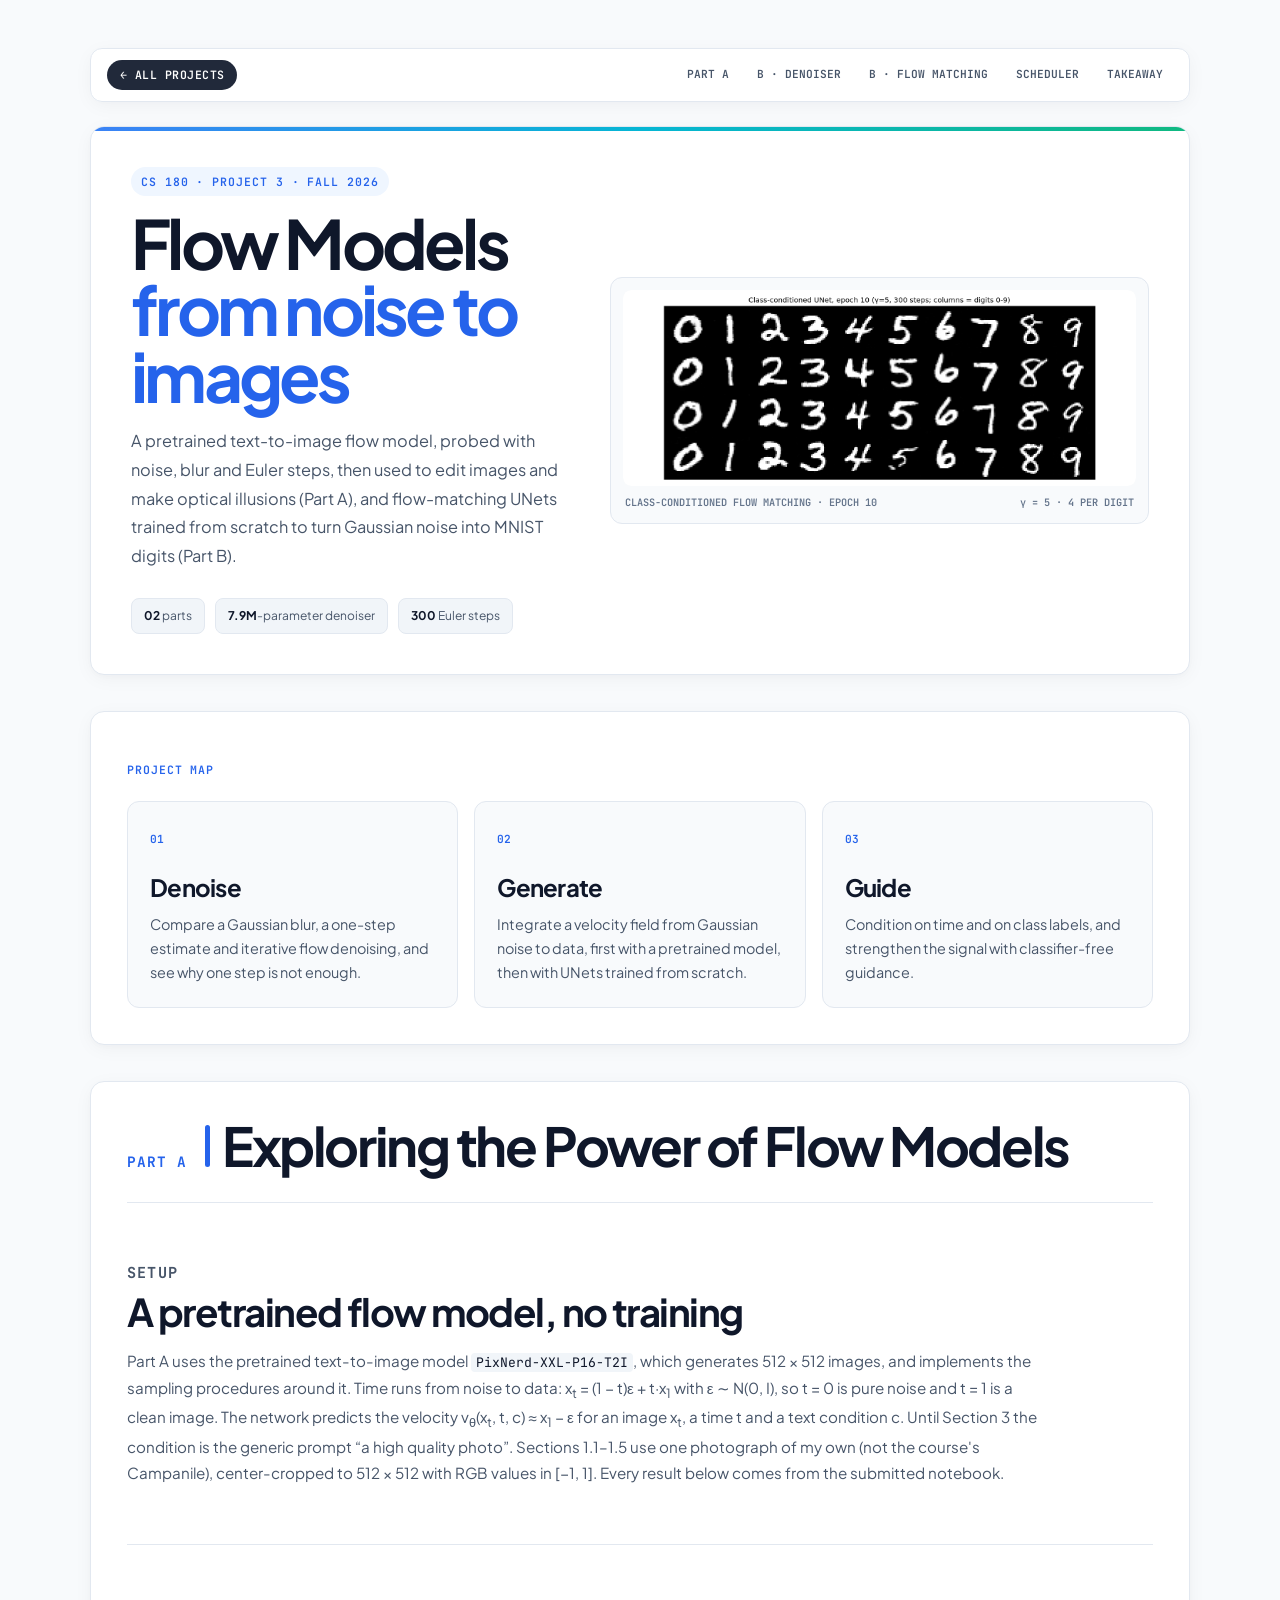
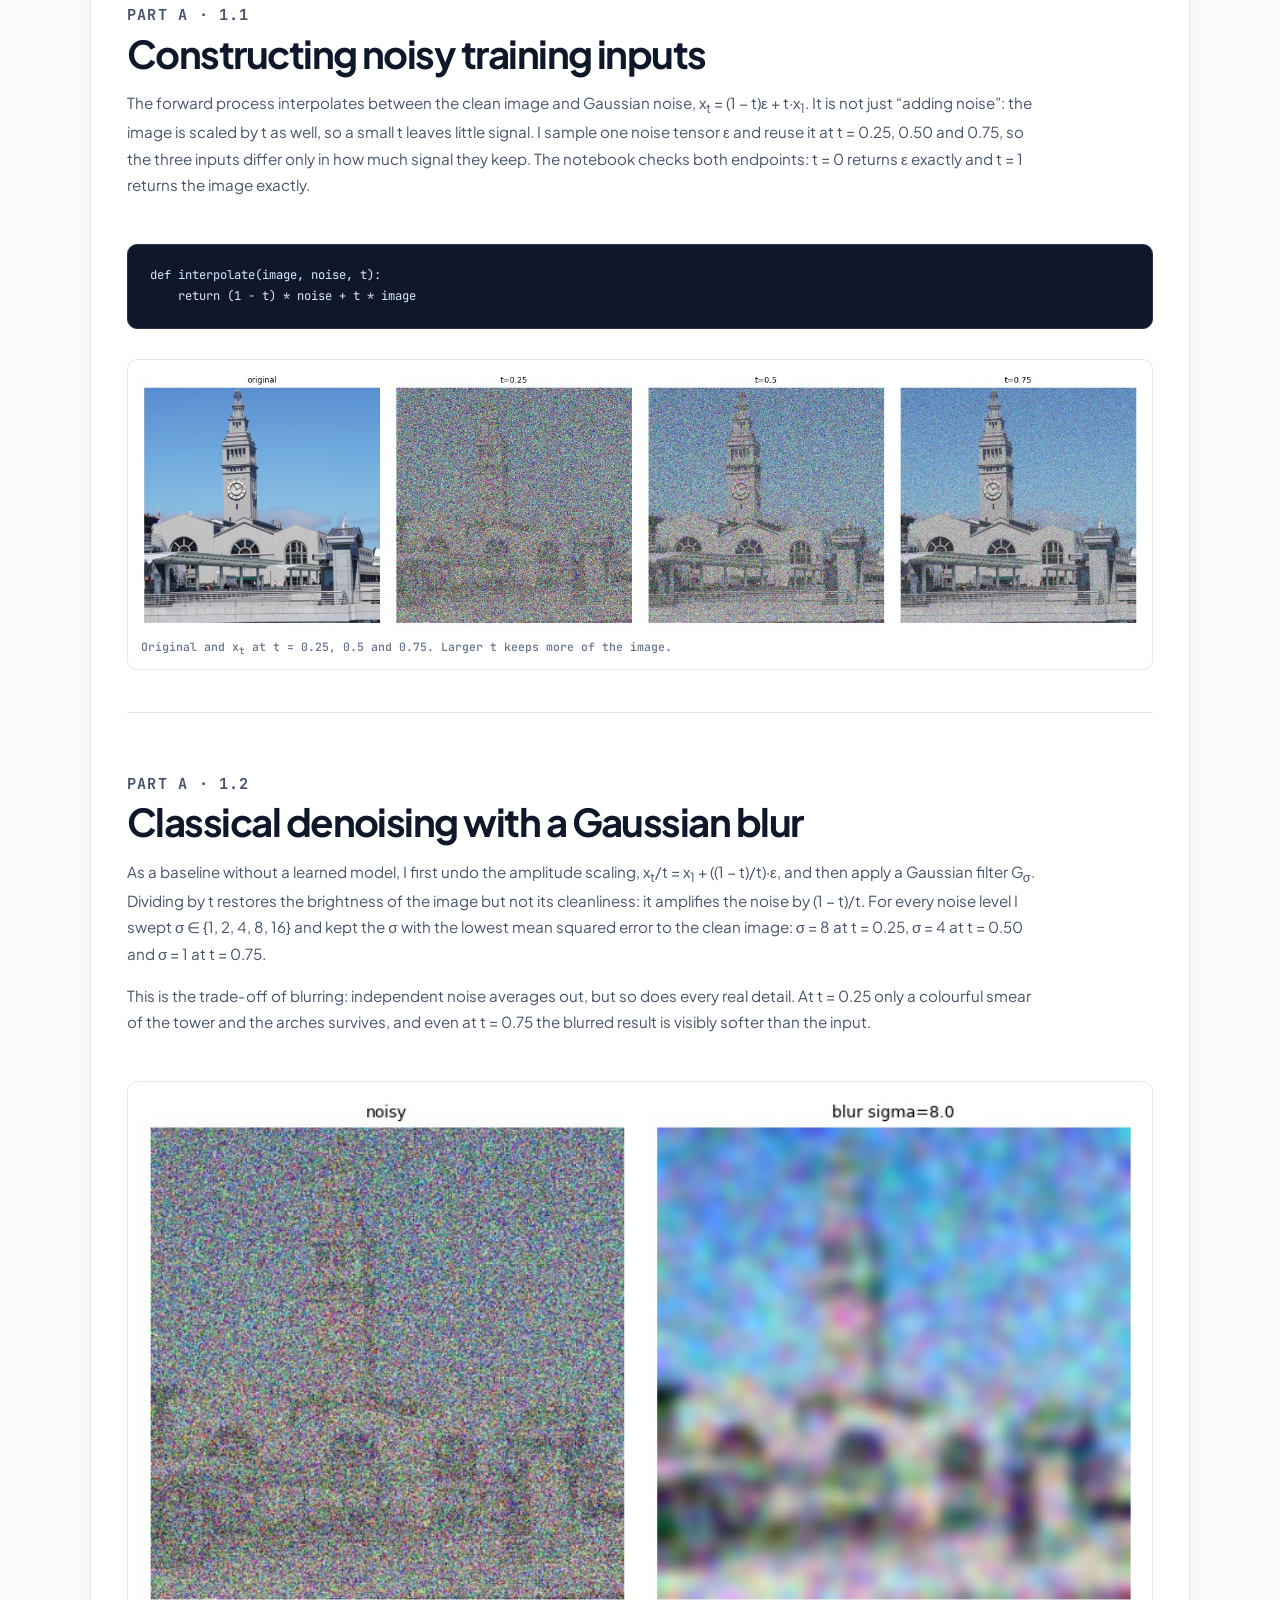
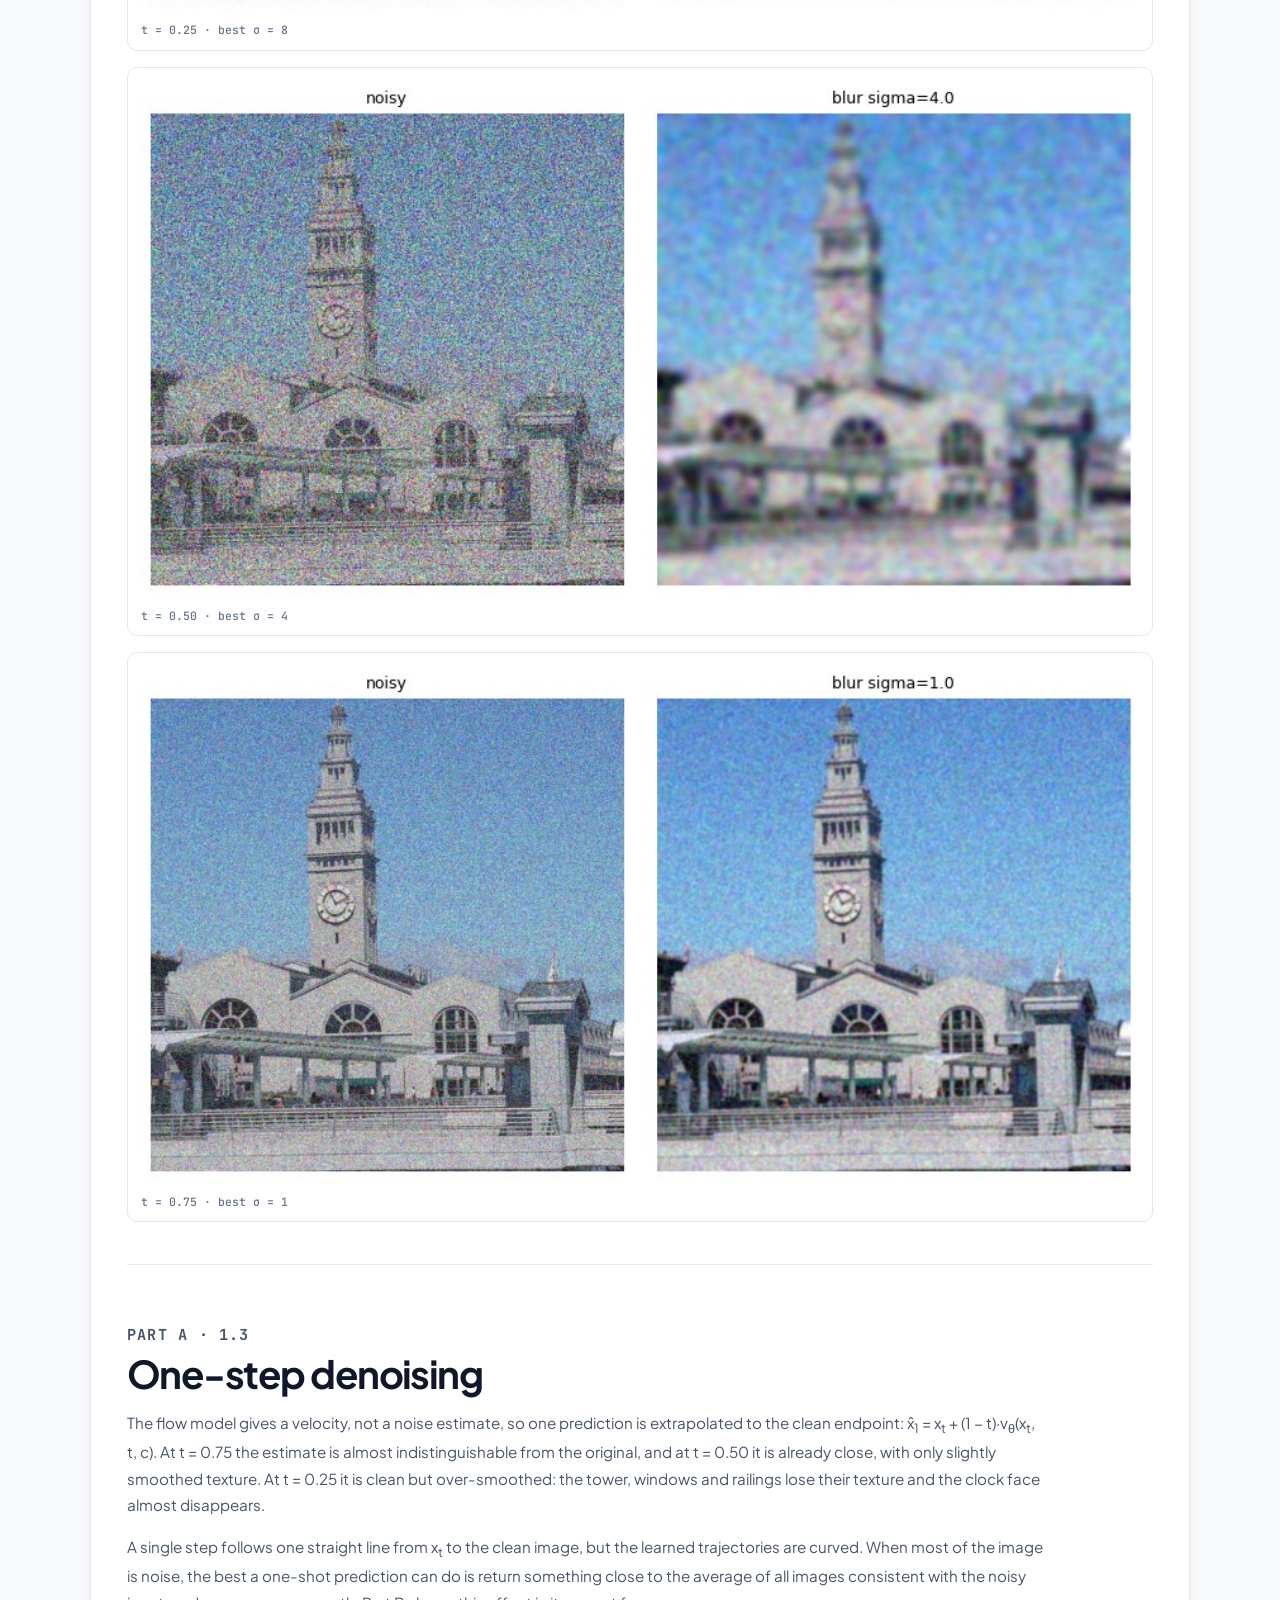
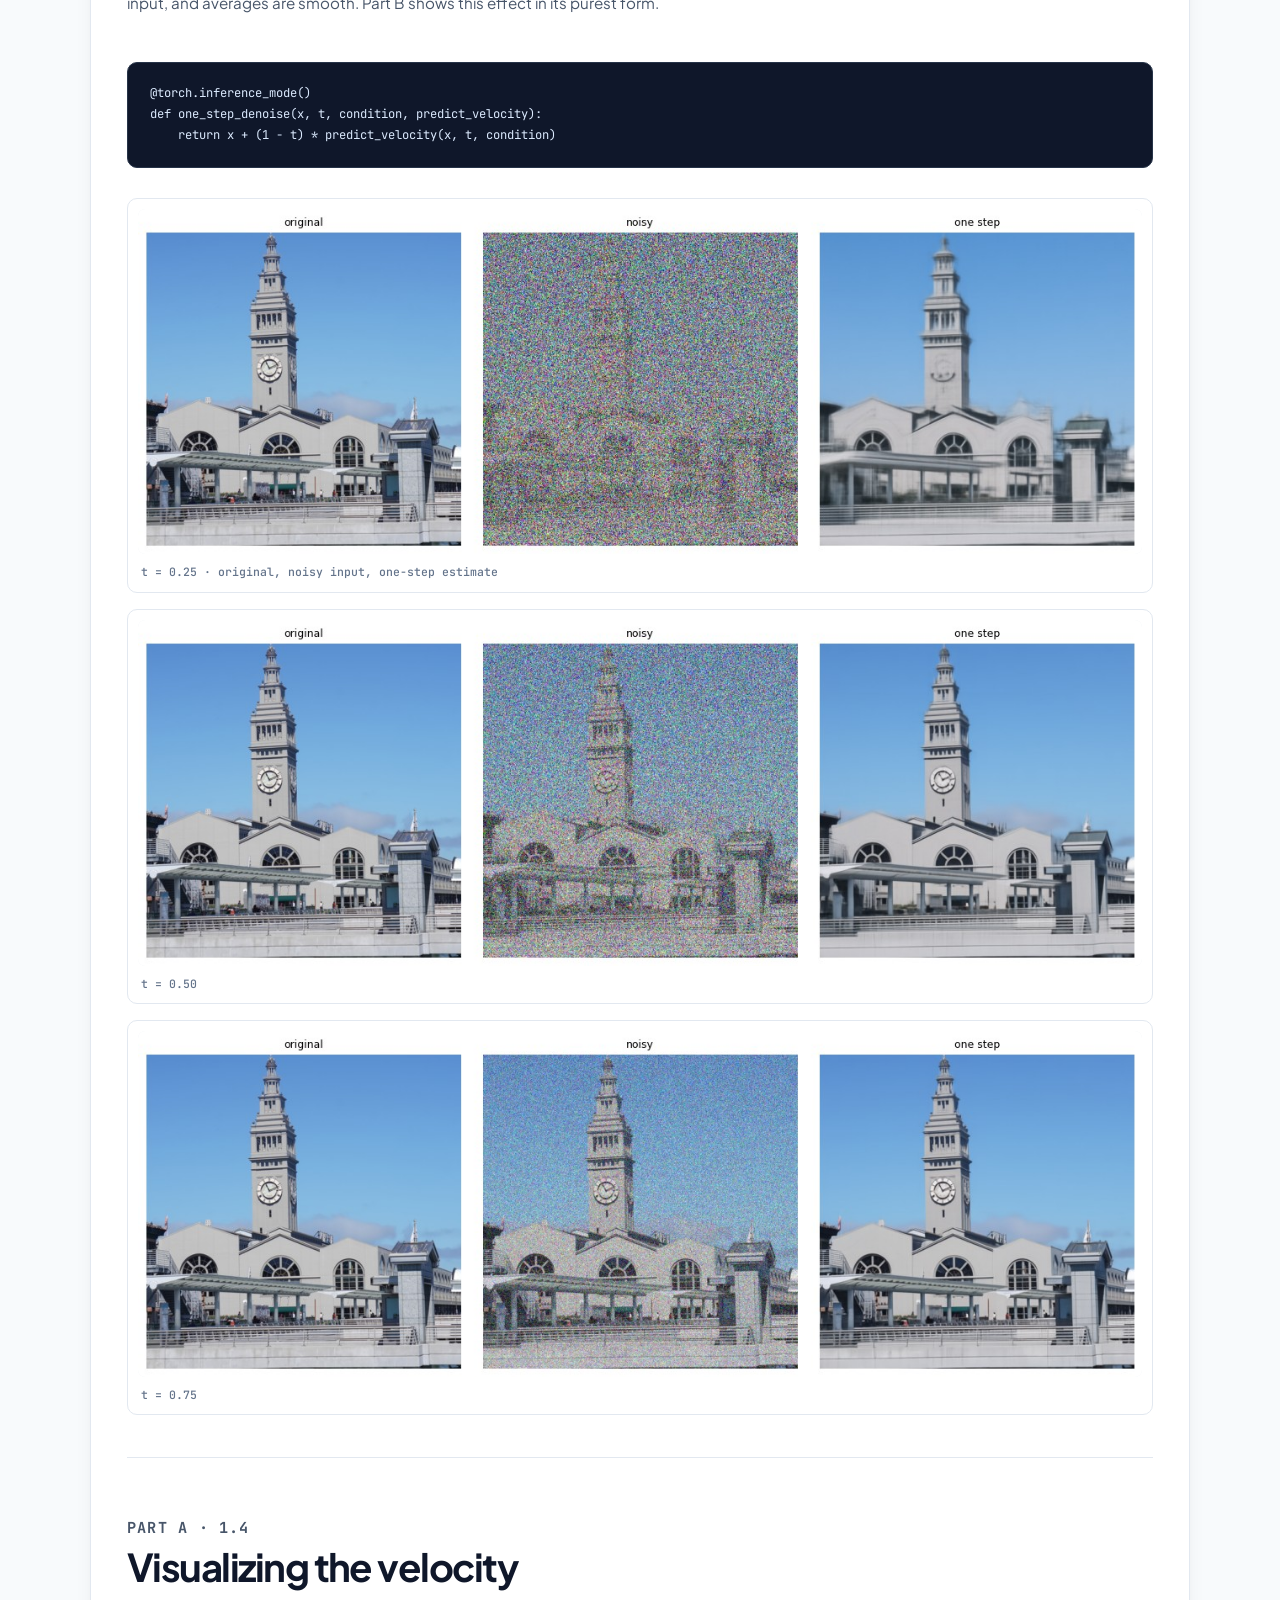
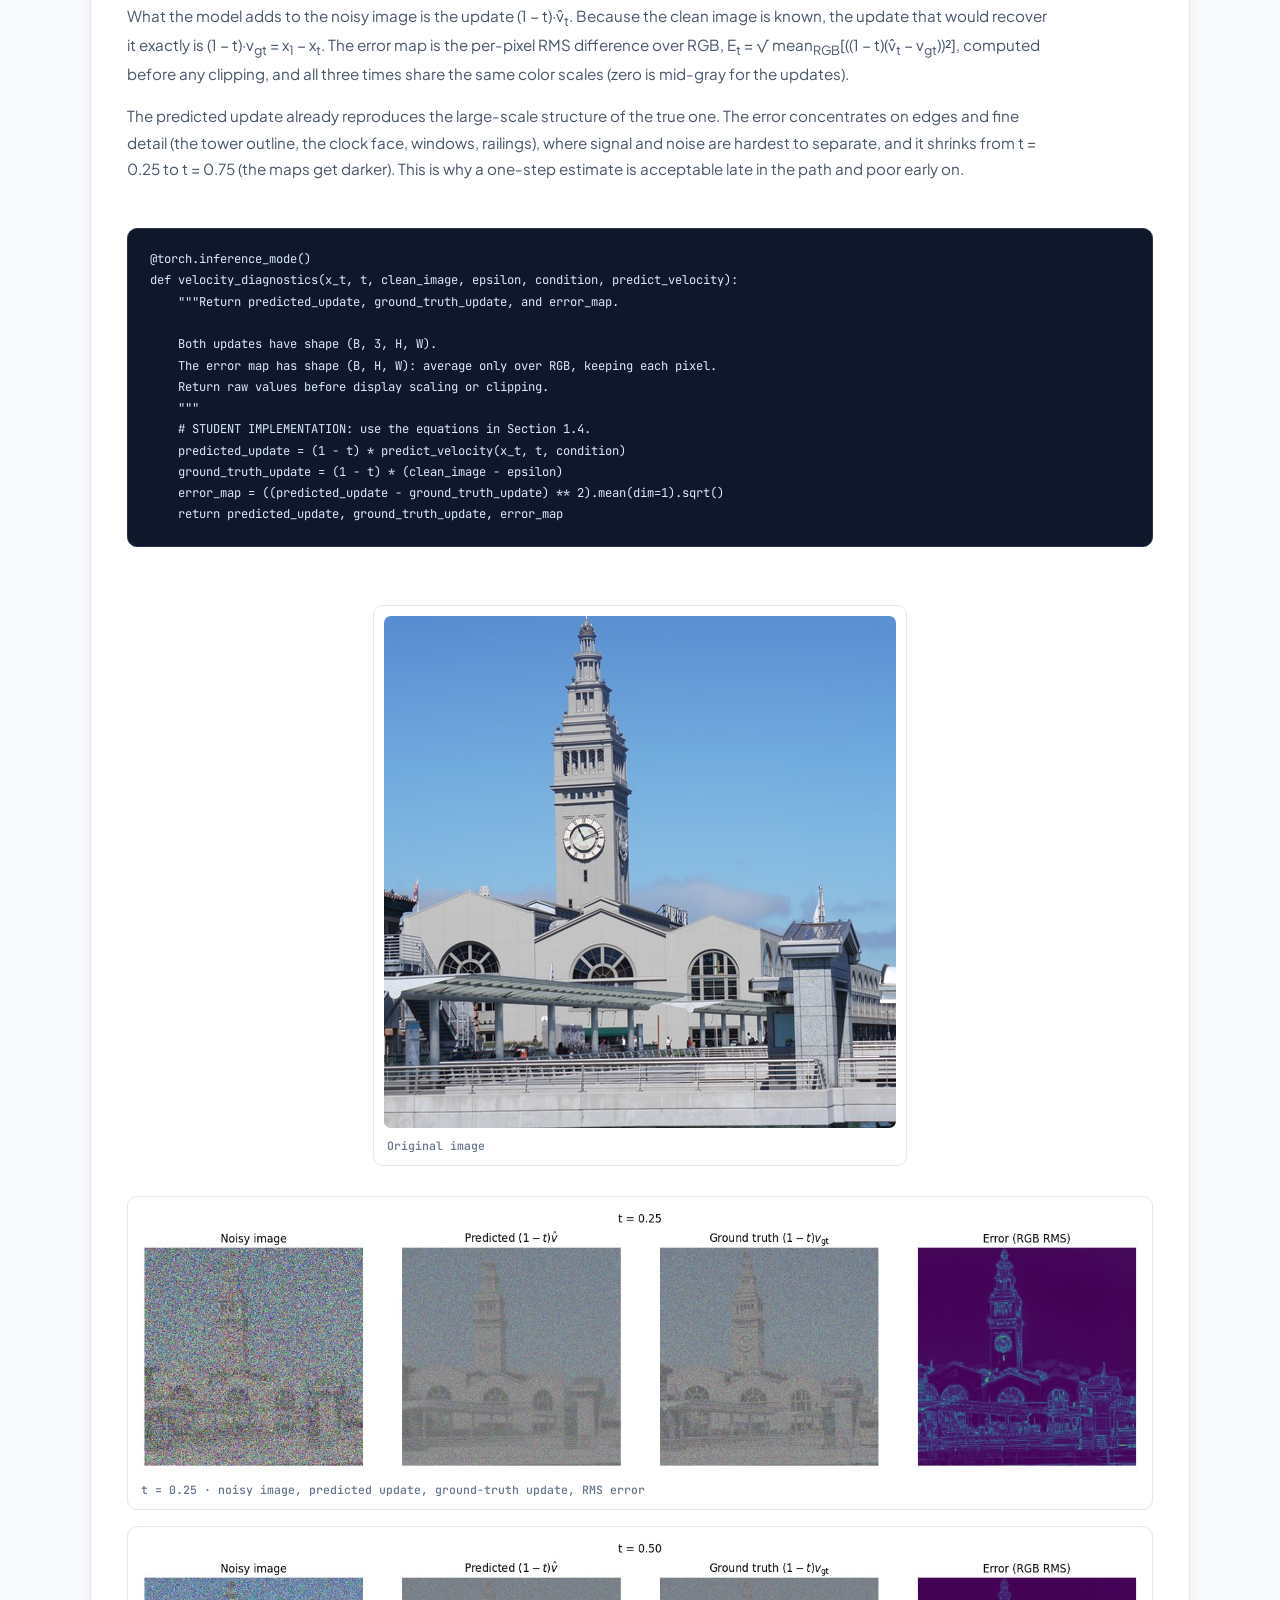
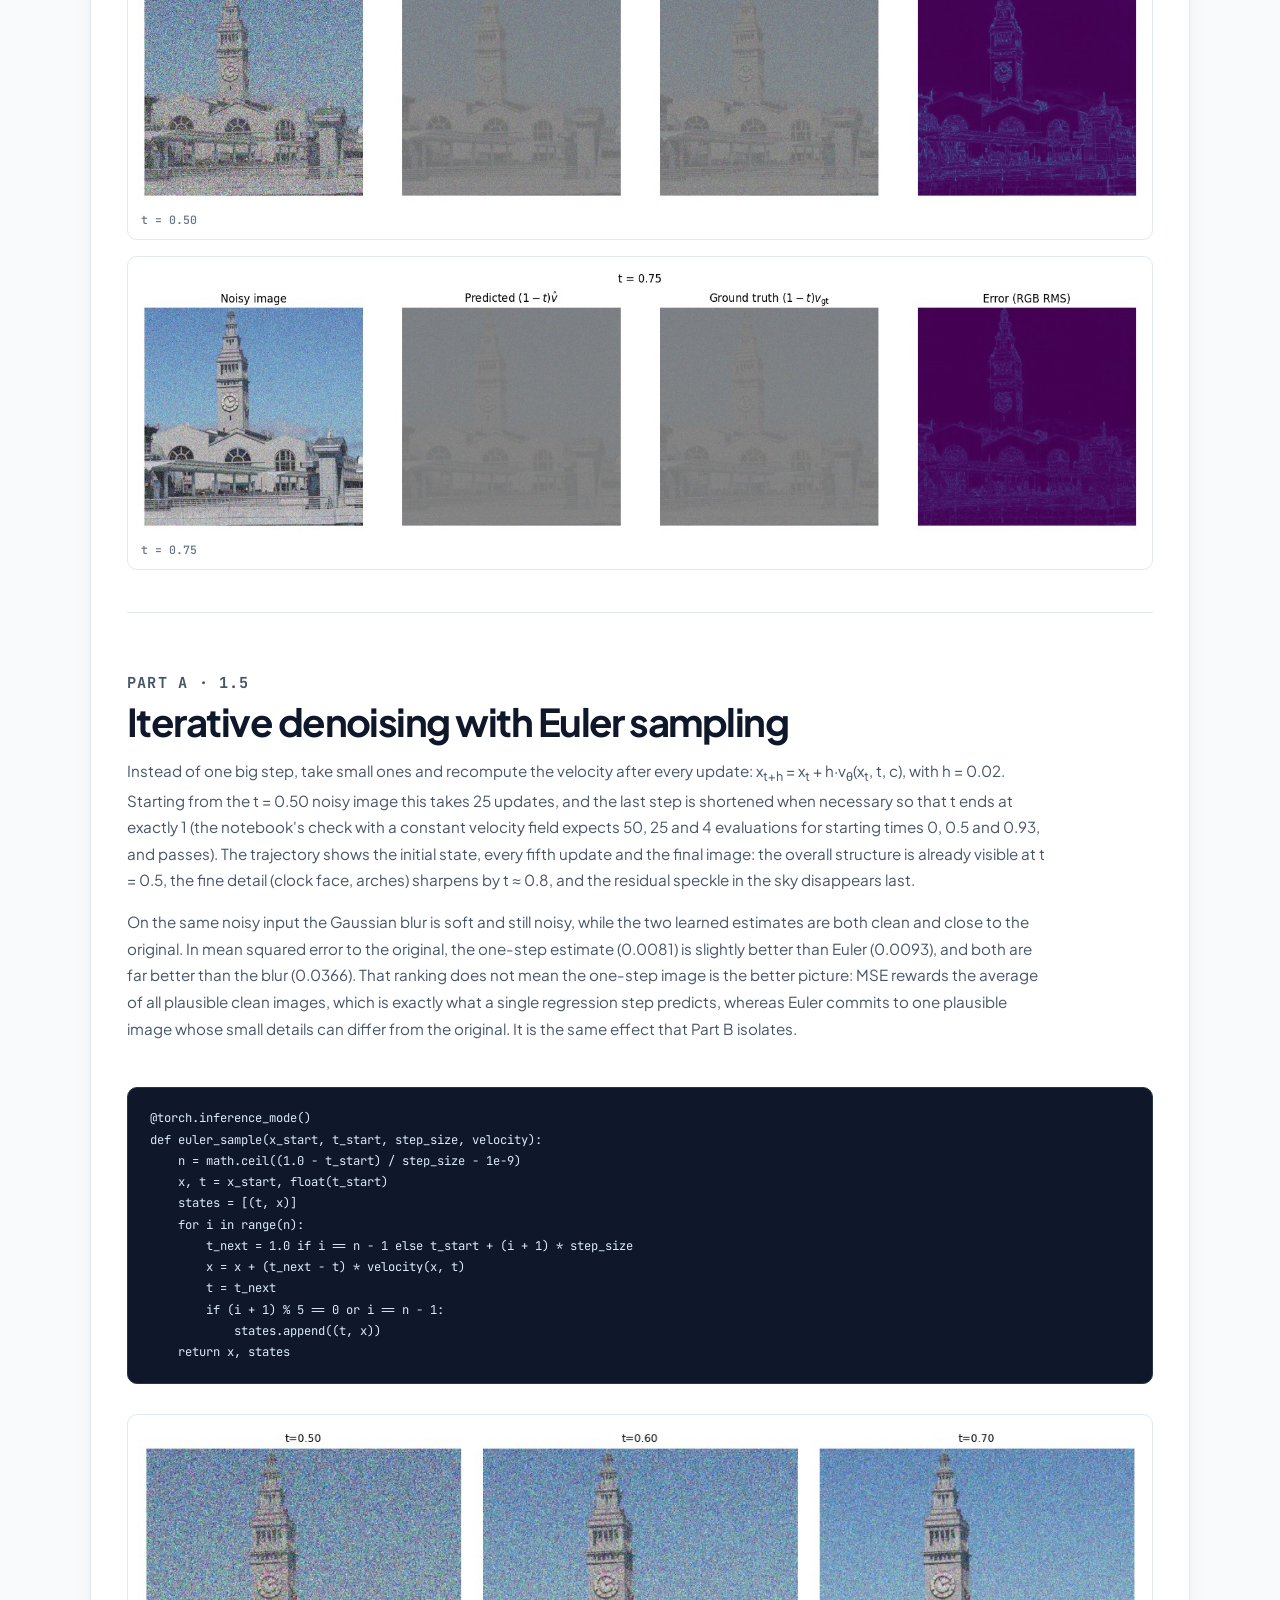
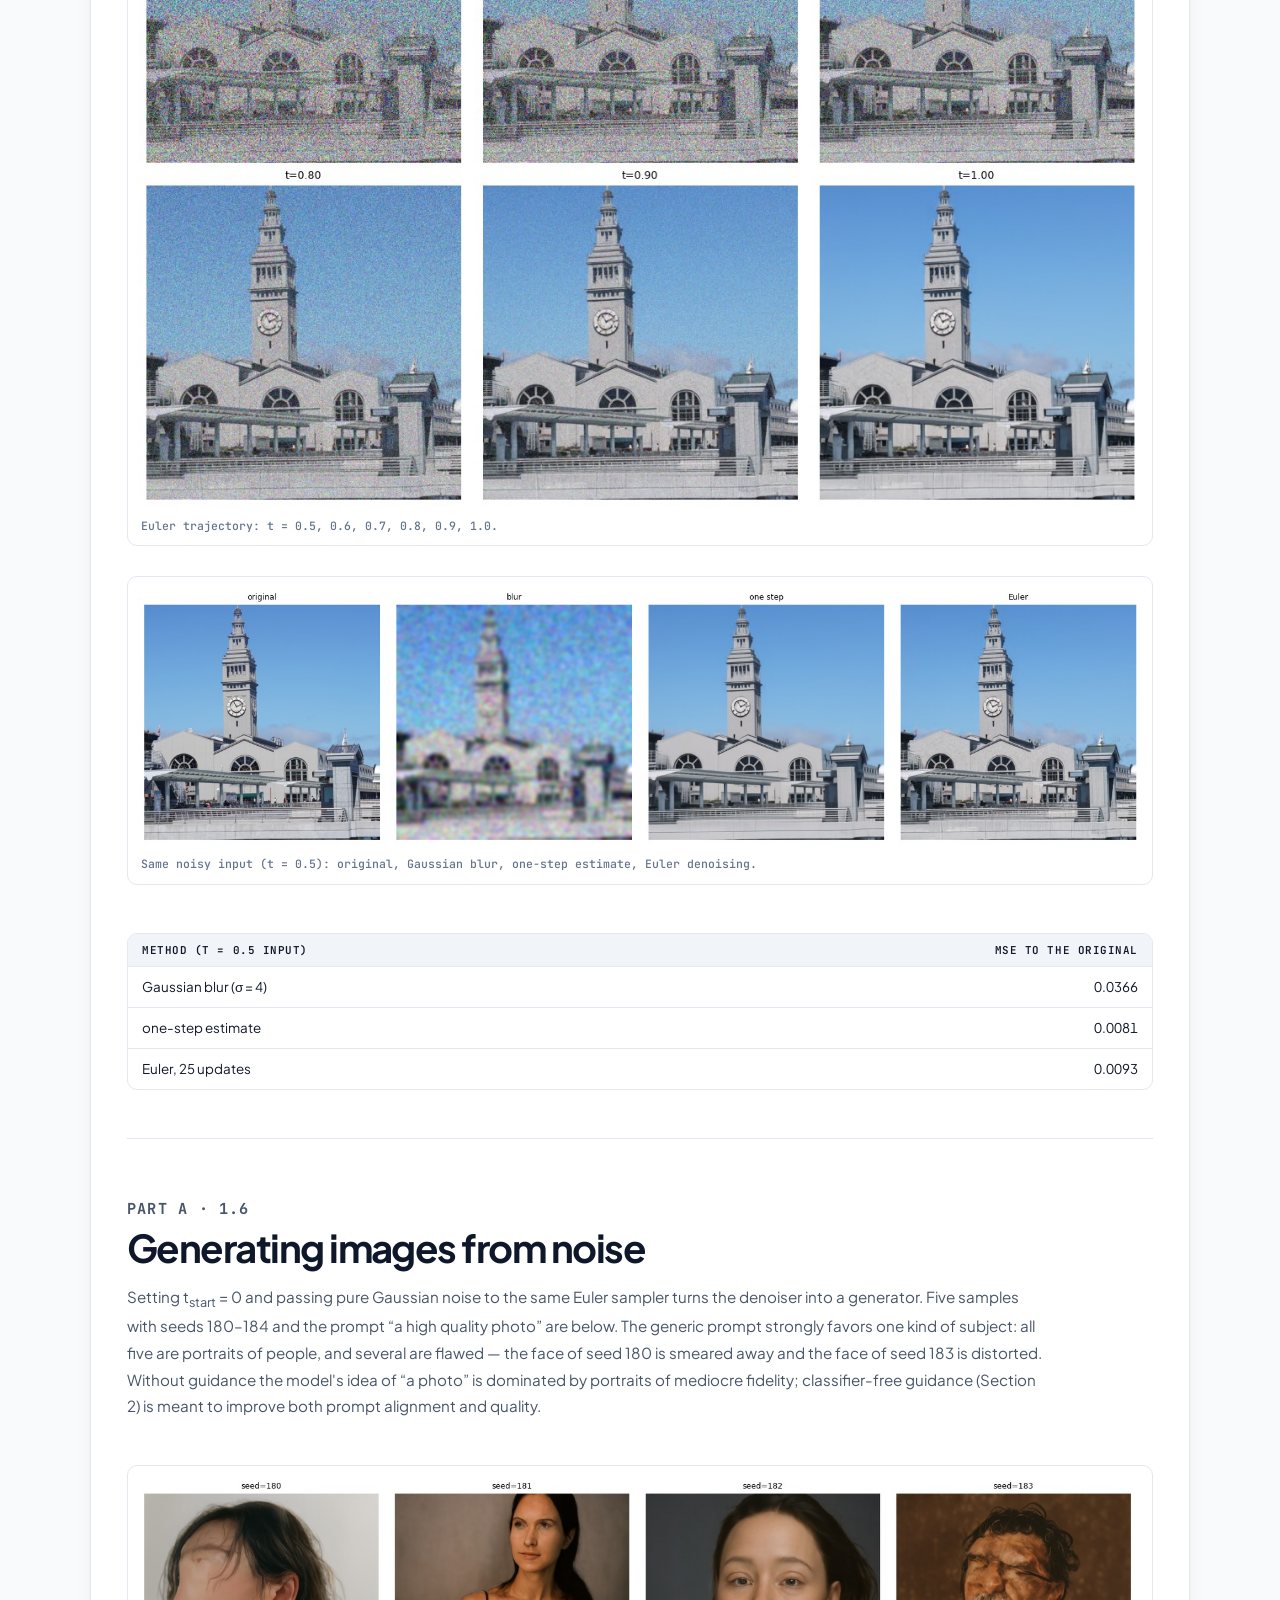
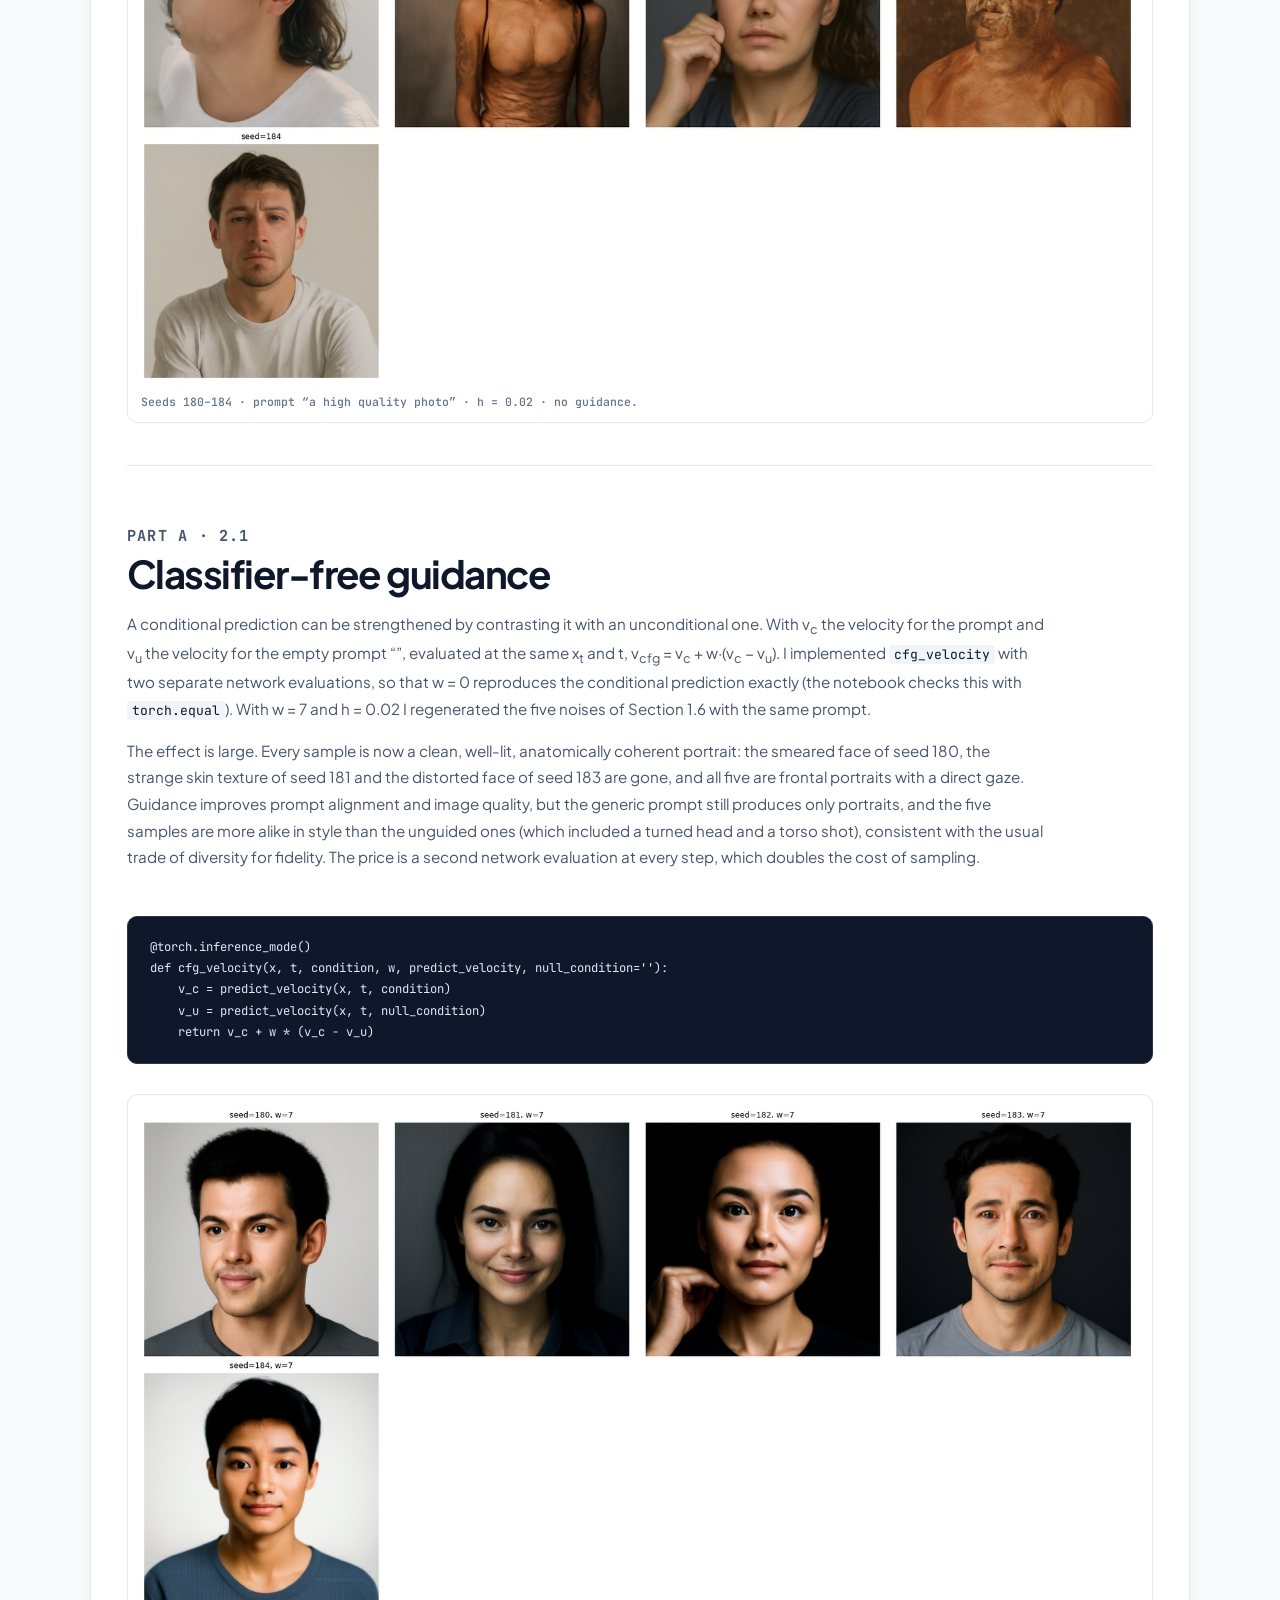
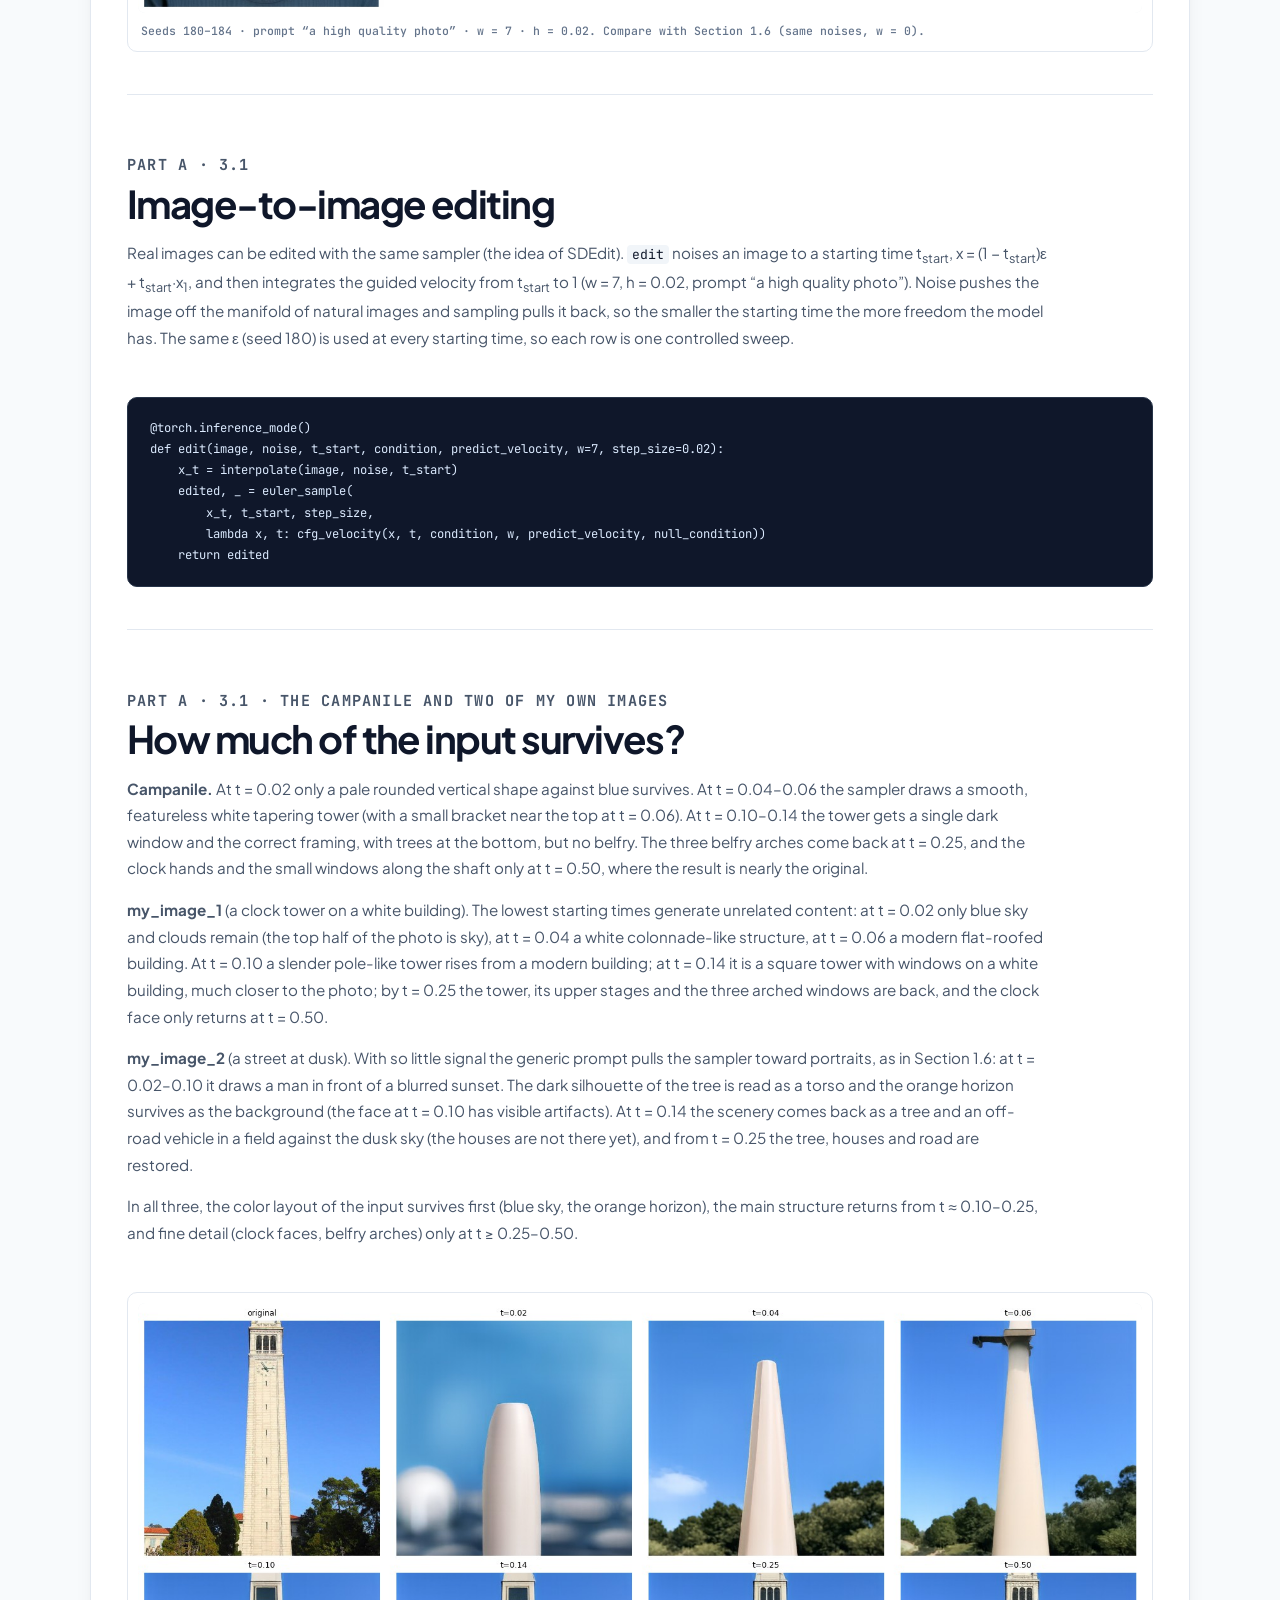
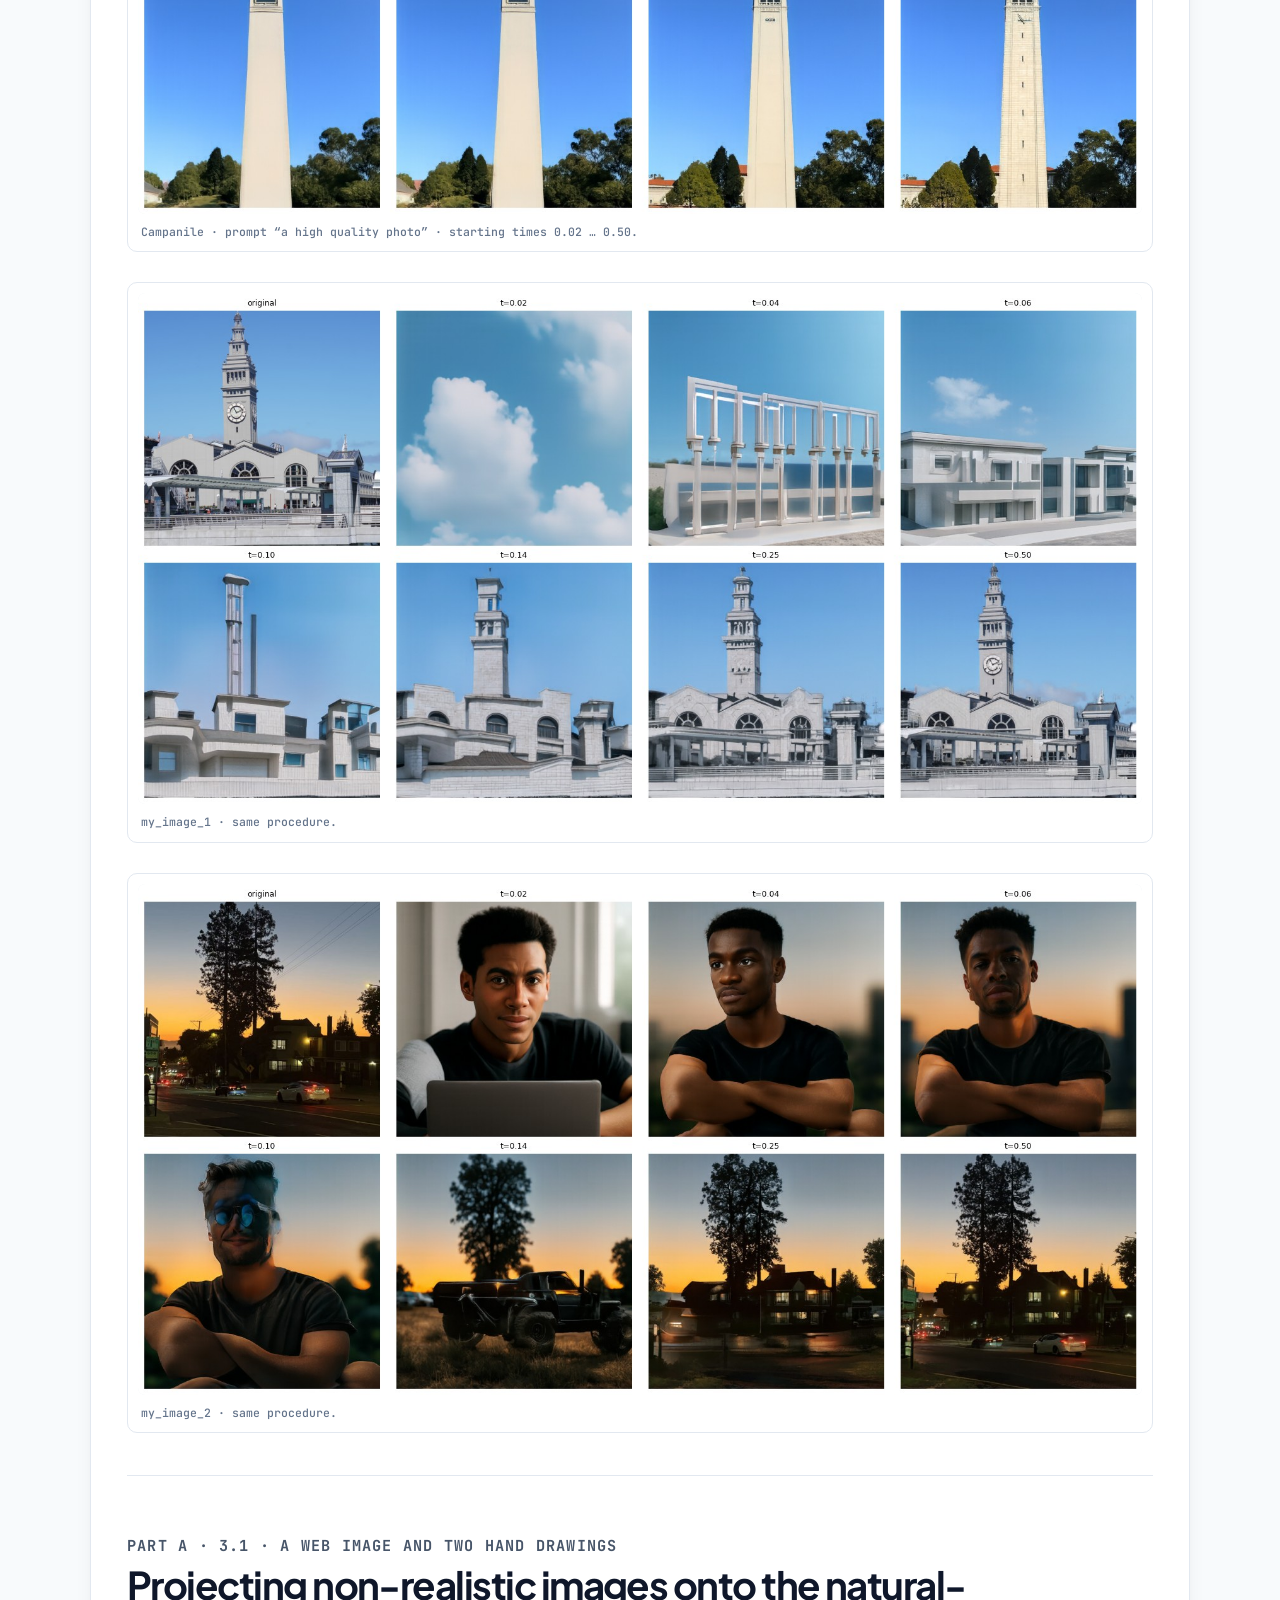
<file: 3/index.html>
<!doctype html>
<html lang="en">
<head>
  <meta charset="utf-8">
  <meta name="viewport" content="width=device-width, initial-scale=1">
  <meta name="description" content="CS 180 Project 3: sampling and denoising with a pretrained flow model (Part A) and flow-matching UNets trained from scratch on MNIST (Part B).">
  <title>Project 3 · Fun with Flow Models</title>
  <link rel="preconnect" href="https://fonts.googleapis.com">
  <link rel="preconnect" href="https://fonts.gstatic.com" crossorigin>
  <link href="https://fonts.googleapis.com/css2?family=Plus+Jakarta+Sans:wght@400;500;600;700;800&amp;family=JetBrains+Mono:wght@500;600&amp;display=swap" rel="stylesheet">
  <link rel="stylesheet" href="./project.css">
</head>
<body>
  <header class="topbar">
    <a class="brand" href="../">← ALL PROJECTS</a>
    <nav aria-label="Project sections"><a href="#part-a">Part A</a><a href="#part-b1">B · Denoiser</a><a href="#part-b2">B · Flow matching</a><a href="#scheduler">Scheduler</a><a href="#takeaway">Takeaway</a></nav>
  </header>

  <main>
    <section class="hero">
      <div class="hero-copy">
        <p class="eyebrow">CS 180 · PROJECT 3 · FALL 2026</p>
        <h1>Flow Models<br><em>from noise to images</em></h1>
        <p class="lede">A pretrained text-to-image flow model, probed with noise, blur and Euler steps, then used to edit images and make optical illusions (Part A), and flow-matching UNets trained from scratch to turn Gaussian noise into MNIST digits (Part B).</p>
        <div class="hero-meta"><span><b>02</b> parts</span><span><b>7.9M</b>-parameter denoiser</span><span><b>300</b> Euler steps</span></div>
      </div>
      <figure class="hero-image">
        <img src="./media/partB/class_epoch10.png" alt="Forty MNIST digits generated by the class-conditioned flow-matching UNet, four per digit">
        <figcaption><span>CLASS-CONDITIONED FLOW MATCHING · EPOCH 10</span><span>γ = 5 · 4 PER DIGIT</span></figcaption>
      </figure>
    </section>

    <section class="overview">
      <p class="section-kicker">PROJECT MAP</p>
      <div class="overview-grid">
        <article><span>01</span><h2>Denoise</h2><p>Compare a Gaussian blur, a one-step estimate and iterative flow denoising, and see why one step is not enough.</p></article>
        <article><span>02</span><h2>Generate</h2><p>Integrate a velocity field from Gaussian noise to data, first with a pretrained model, then with UNets trained from scratch.</p></article>
        <article><span>03</span><h2>Guide</h2><p>Condition on time and on class labels, and strengthen the signal with classifier-free guidance.</p></article>
      </div>
    </section>

    <!-- ============================== PART A ============================== -->
    <section class="chapter light" id="part-a">
      <header class="chapter-head"><div><span>PART A</span></div><h2>Exploring the Power of Flow Models</h2></header>

      <article class="story" id="a-setup">
        <div class="story-copy wide-copy">
          <p class="part-label section-number">SETUP</p>
          <h3>A pretrained flow model, no training</h3>
          <p>Part A uses the pretrained text-to-image model <code>PixNerd-XXL-P16-T2I</code>, which generates 512 × 512 images, and implements the sampling procedures around it. Time runs from noise to data: x<sub>t</sub> = (1 − t)ε + t·x<sub>1</sub> with ε ∼ N(0, I), so t = 0 is pure noise and t = 1 is a clean image. The network predicts the velocity v<sub>θ</sub>(x<sub>t</sub>, t, c) ≈ x<sub>1</sub> − ε for an image x<sub>t</sub>, a time t and a text condition c. Until Section 3 the condition is the generic prompt “a high quality photo”. Sections 1.1–1.5 use one photograph of my own (not the course's Campanile), center-cropped to 512 × 512 with RGB values in [−1, 1]. Every result below comes from the submitted notebook.</p>
        </div>
      </article>

      <article class="story" id="a-1-1">
        <div class="story-copy wide-copy">
          <p class="part-label section-number">PART A · 1.1</p>
          <h3>Constructing noisy training inputs</h3>
          <p>The forward process interpolates between the clean image and Gaussian noise, x<sub>t</sub> = (1 − t)ε + t·x<sub>1</sub>. It is not just “adding noise”: the image is scaled by t as well, so a small t leaves little signal. I sample one noise tensor ε and reuse it at t = 0.25, 0.50 and 0.75, so the three inputs differ only in how much signal they keep. The notebook checks both endpoints: t = 0 returns ε exactly and t = 1 returns the image exactly.</p>
        </div>
        <div class="full-figure"><pre class="code"><code>def interpolate(image, noise, t):
    return (1 - t) * noise + t * image</code></pre></div>
        <figure class="full-figure"><img src="./media/partA/a_1_1_inputs.jpg" alt="Original image and noisy versions at t = 0.25, 0.5 and 0.75" loading="lazy"><figcaption>Original and x<sub>t</sub> at t = 0.25, 0.5 and 0.75. Larger t keeps more of the image.</figcaption></figure>
      </article>

      <article class="story" id="a-1-2">
        <div class="story-copy wide-copy">
          <p class="part-label section-number">PART A · 1.2</p>
          <h3>Classical denoising with a Gaussian blur</h3>
          <p>As a baseline without a learned model, I first undo the amplitude scaling, x<sub>t</sub>/t = x<sub>1</sub> + ((1 − t)/t)·ε, and then apply a Gaussian filter G<sub>σ</sub>. Dividing by t restores the brightness of the image but not its cleanliness: it amplifies the noise by (1 − t)/t. For every noise level I swept σ ∈ {1, 2, 4, 8, 16} and kept the σ with the lowest mean squared error to the clean image: σ = 8 at t = 0.25, σ = 4 at t = 0.50 and σ = 1 at t = 0.75.</p>
          <p>This is the trade-off of blurring: independent noise averages out, but so does every real detail. At t = 0.25 only a colourful smear of the tower and the arches survives, and even at t = 0.75 the blurred result is visibly softer than the input.</p>
        </div>
        <div class="figure-grid">
          <figure><img src="./media/partA/a_1_2_blur_t0.25.jpg" alt="Noisy input and Gaussian-blurred result at t = 0.25" loading="lazy"><figcaption>t = 0.25 · best σ = 8</figcaption></figure>
          <figure><img src="./media/partA/a_1_2_blur_t0.50.jpg" alt="Noisy input and Gaussian-blurred result at t = 0.5" loading="lazy"><figcaption>t = 0.50 · best σ = 4</figcaption></figure>
          <figure><img src="./media/partA/a_1_2_blur_t0.75.jpg" alt="Noisy input and Gaussian-blurred result at t = 0.75" loading="lazy"><figcaption>t = 0.75 · best σ = 1</figcaption></figure>
        </div>
      </article>

      <article class="story" id="a-1-3">
        <div class="story-copy wide-copy">
          <p class="part-label section-number">PART A · 1.3</p>
          <h3>One-step denoising</h3>
          <p>The flow model gives a velocity, not a noise estimate, so one prediction is extrapolated to the clean endpoint: x̂<sub>1</sub> = x<sub>t</sub> + (1 − t)·v<sub>θ</sub>(x<sub>t</sub>, t, c). At t = 0.75 the estimate is almost indistinguishable from the original, and at t = 0.50 it is already close, with only slightly smoothed texture. At t = 0.25 it is clean but over-smoothed: the tower, windows and railings lose their texture and the clock face almost disappears.</p>
          <p>A single step follows one straight line from x<sub>t</sub> to the clean image, but the learned trajectories are curved. When most of the image is noise, the best a one-shot prediction can do is return something close to the average of all images consistent with the noisy input, and averages are smooth. Part B shows this effect in its purest form.</p>
        </div>
        <div class="full-figure"><pre class="code"><code>@torch.inference_mode()
def one_step_denoise(x, t, condition, predict_velocity):
    return x + (1 - t) * predict_velocity(x, t, condition)</code></pre></div>
        <div class="figure-grid">
          <figure><img src="./media/partA/a_1_3_onestep_t0.25.jpg" alt="Original, noisy input and one-step estimate at t = 0.25" loading="lazy"><figcaption>t = 0.25 · original, noisy input, one-step estimate</figcaption></figure>
          <figure><img src="./media/partA/a_1_3_onestep_t0.50.jpg" alt="Original, noisy input and one-step estimate at t = 0.5" loading="lazy"><figcaption>t = 0.50</figcaption></figure>
          <figure><img src="./media/partA/a_1_3_onestep_t0.75.jpg" alt="Original, noisy input and one-step estimate at t = 0.75" loading="lazy"><figcaption>t = 0.75</figcaption></figure>
        </div>
      </article>

      <article class="story" id="a-1-4">
        <div class="story-copy wide-copy">
          <p class="part-label section-number">PART A · 1.4</p>
          <h3>Visualizing the velocity</h3>
          <p>What the model adds to the noisy image is the update (1 − t)·v̂<sub>t</sub>. Because the clean image is known, the update that would recover it exactly is (1 − t)·v<sub>gt</sub> = x<sub>1</sub> − x<sub>t</sub>. The error map is the per-pixel RMS difference over RGB, E<sub>t</sub> = √ mean<sub>RGB</sub>[((1 − t)(v̂<sub>t</sub> − v<sub>gt</sub>))²], computed before any clipping, and all three times share the same color scales (zero is mid-gray for the updates).</p>
          <p>The predicted update already reproduces the large-scale structure of the true one. The error concentrates on edges and fine detail (the tower outline, the clock face, windows, railings), where signal and noise are hardest to separate, and it shrinks from t = 0.25 to t = 0.75 (the maps get darker). This is why a one-step estimate is acceptable late in the path and poor early on.</p>
        </div>
        <div class="full-figure"><pre class="code"><code>@torch.inference_mode()
def velocity_diagnostics(x_t, t, clean_image, epsilon, condition, predict_velocity):
    &quot;&quot;&quot;Return predicted_update, ground_truth_update, and error_map.

    Both updates have shape (B, 3, H, W).
    The error map has shape (B, H, W): average only over RGB, keeping each pixel.
    Return raw values before display scaling or clipping.
    &quot;&quot;&quot;
    # STUDENT IMPLEMENTATION: use the equations in Section 1.4.
    predicted_update = (1 - t) * predict_velocity(x_t, t, condition)
    ground_truth_update = (1 - t) * (clean_image - epsilon)
    error_map = ((predicted_update - ground_truth_update) ** 2).mean(dim=1).sqrt()
    return predicted_update, ground_truth_update, error_map</code></pre></div>
        <figure class="full-figure figure-342"><img src="./media/partA/a_1_4_velocity_original.jpg" alt="Original image used for the velocity visualization" loading="lazy"><figcaption>Original image</figcaption></figure>
        <div class="figure-grid">
          <figure><img src="./media/partA/a_1_4_velocity_t0.25.jpg" alt="Noisy image, predicted update, ground-truth update and error map at t = 0.25" loading="lazy"><figcaption>t = 0.25 · noisy image, predicted update, ground-truth update, RMS error</figcaption></figure>
          <figure><img src="./media/partA/a_1_4_velocity_t0.50.jpg" alt="Noisy image, predicted update, ground-truth update and error map at t = 0.5" loading="lazy"><figcaption>t = 0.50</figcaption></figure>
          <figure><img src="./media/partA/a_1_4_velocity_t0.75.jpg" alt="Noisy image, predicted update, ground-truth update and error map at t = 0.75" loading="lazy"><figcaption>t = 0.75</figcaption></figure>
        </div>
      </article>

      <article class="story" id="a-1-5">
        <div class="story-copy wide-copy">
          <p class="part-label section-number">PART A · 1.5</p>
          <h3>Iterative denoising with Euler sampling</h3>
          <p>Instead of one big step, take small ones and recompute the velocity after every update: x<sub>t+h</sub> = x<sub>t</sub> + h·v<sub>θ</sub>(x<sub>t</sub>, t, c), with h = 0.02. Starting from the t = 0.50 noisy image this takes 25 updates, and the last step is shortened when necessary so that t ends at exactly 1 (the notebook's check with a constant velocity field expects 50, 25 and 4 evaluations for starting times 0, 0.5 and 0.93, and passes). The trajectory shows the initial state, every fifth update and the final image: the overall structure is already visible at t = 0.5, the fine detail (clock face, arches) sharpens by t ≈ 0.8, and the residual speckle in the sky disappears last.</p>
          <p>On the same noisy input the Gaussian blur is soft and still noisy, while the two learned estimates are both clean and close to the original. In mean squared error to the original, the one-step estimate (0.0081) is slightly better than Euler (0.0093), and both are far better than the blur (0.0366). That ranking does not mean the one-step image is the better picture: MSE rewards the average of all plausible clean images, which is exactly what a single regression step predicts, whereas Euler commits to one plausible image whose small details can differ from the original. It is the same effect that Part B isolates.</p>
        </div>
        <div class="full-figure"><pre class="code"><code>@torch.inference_mode()
def euler_sample(x_start, t_start, step_size, velocity):
    n = math.ceil((1.0 - t_start) / step_size - 1e-9)
    x, t = x_start, float(t_start)
    states = [(t, x)]
    for i in range(n):
        t_next = 1.0 if i == n - 1 else t_start + (i + 1) * step_size
        x = x + (t_next - t) * velocity(x, t)
        t = t_next
        if (i + 1) % 5 == 0 or i == n - 1:
            states.append((t, x))
    return x, states</code></pre></div>
        <figure class="full-figure"><img src="./media/partA/a_1_5_trajectory.jpg" alt="Euler denoising trajectory from t = 0.5 to t = 1.0" loading="lazy"><figcaption>Euler trajectory: t = 0.5, 0.6, 0.7, 0.8, 0.9, 1.0.</figcaption></figure>
        <figure class="full-figure"><img src="./media/partA/a_1_5_comparison.jpg" alt="Original, Gaussian blur, one-step estimate and Euler denoising from the same noisy input" loading="lazy"><figcaption>Same noisy input (t = 0.5): original, Gaussian blur, one-step estimate, Euler denoising.</figcaption></figure>
        <div class="full-figure">
          <table class="metric-table"><thead><tr><th>method (t = 0.5 input)</th><th>MSE to the original</th></tr></thead><tbody><tr><td>Gaussian blur (σ = 4)</td><td>0.0366</td></tr><tr><td>one-step estimate</td><td>0.0081</td></tr><tr><td>Euler, 25 updates</td><td>0.0093</td></tr></tbody></table>
        </div>
      </article>

      <article class="story" id="a-1-6">
        <div class="story-copy wide-copy">
          <p class="part-label section-number">PART A · 1.6</p>
          <h3>Generating images from noise</h3>
          <p>Setting t<sub>start</sub> = 0 and passing pure Gaussian noise to the same Euler sampler turns the denoiser into a generator. Five samples with seeds 180–184 and the prompt “a high quality photo” are below. The generic prompt strongly favors one kind of subject: all five are portraits of people, and several are flawed — the face of seed 180 is smeared away and the face of seed 183 is distorted. Without guidance the model's idea of “a photo” is dominated by portraits of mediocre fidelity; classifier-free guidance (Section 2) is meant to improve both prompt alignment and quality.</p>
        </div>
        <figure class="full-figure"><img src="./media/partA/a_1_6_samples.jpg" alt="Five samples generated from noise with the prompt a high quality photo" loading="lazy"><figcaption>Seeds 180–184 · prompt “a high quality photo” · h = 0.02 · no guidance.</figcaption></figure>
      </article>

      <article class="story" id="a-2-1">
        <div class="story-copy wide-copy">
          <p class="part-label section-number">PART A · 2.1</p>
          <h3>Classifier-free guidance</h3>
          <p>A conditional prediction can be strengthened by contrasting it with an unconditional one. With v<sub>c</sub> the velocity for the prompt and v<sub>u</sub> the velocity for the empty prompt “”, evaluated at the same x<sub>t</sub> and t, v<sub>cfg</sub> = v<sub>c</sub> + w·(v<sub>c</sub> − v<sub>u</sub>). I implemented <code>cfg_velocity</code> with two separate network evaluations, so that w = 0 reproduces the conditional prediction exactly (the notebook checks this with <code>torch.equal</code>). With w = 7 and h = 0.02 I regenerated the five noises of Section 1.6 with the same prompt.</p>
          <p>The effect is large. Every sample is now a clean, well-lit, anatomically coherent portrait: the smeared face of seed 180, the strange skin texture of seed 181 and the distorted face of seed 183 are gone, and all five are frontal portraits with a direct gaze. Guidance improves prompt alignment and image quality, but the generic prompt still produces only portraits, and the five samples are more alike in style than the unguided ones (which included a turned head and a torso shot), consistent with the usual trade of diversity for fidelity. The price is a second network evaluation at every step, which doubles the cost of sampling.</p>
        </div>
        <div class="full-figure"><pre class="code"><code>@torch.inference_mode()
def cfg_velocity(x, t, condition, w, predict_velocity, null_condition=&#x27;&#x27;):
    v_c = predict_velocity(x, t, condition)
    v_u = predict_velocity(x, t, null_condition)
    return v_c + w * (v_c - v_u)</code></pre></div>
        <figure class="full-figure"><img src="./media/partA/a_2_1_cfg.jpg" alt="Five classifier-free-guidance samples with the prompt a high quality photo" loading="lazy"><figcaption>Seeds 180–184 · prompt “a high quality photo” · w = 7 · h = 0.02. Compare with Section 1.6 (same noises, w = 0).</figcaption></figure>
      </article>

      <article class="story" id="a-3-1">
        <div class="story-copy wide-copy">
          <p class="part-label section-number">PART A · 3.1</p>
          <h3>Image-to-image editing</h3>
          <p>Real images can be edited with the same sampler (the idea of SDEdit). <code>edit</code> noises an image to a starting time t<sub>start</sub>, x = (1 − t<sub>start</sub>)ε + t<sub>start</sub>·x<sub>1</sub>, and then integrates the guided velocity from t<sub>start</sub> to 1 (w = 7, h = 0.02, prompt “a high quality photo”). Noise pushes the image off the manifold of natural images and sampling pulls it back, so the smaller the starting time the more freedom the model has. The same ε (seed 180) is used at every starting time, so each row is one controlled sweep.</p>
        </div>
        <div class="full-figure"><pre class="code"><code>@torch.inference_mode()
def edit(image, noise, t_start, condition, predict_velocity, w=7, step_size=0.02):
    x_t = interpolate(image, noise, t_start)
    edited, _ = euler_sample(
        x_t, t_start, step_size,
        lambda x, t: cfg_velocity(x, t, condition, w, predict_velocity, null_condition))
    return edited</code></pre></div>
      </article>

      <article class="story" id="a-3-1a">
        <div class="story-copy wide-copy">
          <p class="part-label section-number">PART A · 3.1 · THE CAMPANILE AND TWO OF MY OWN IMAGES</p>
          <h3>How much of the input survives?</h3>
          <p><b>Campanile.</b> At t = 0.02 only a pale rounded vertical shape against blue survives. At t = 0.04–0.06 the sampler draws a smooth, featureless white tapering tower (with a small bracket near the top at t = 0.06). At t = 0.10–0.14 the tower gets a single dark window and the correct framing, with trees at the bottom, but no belfry. The three belfry arches come back at t = 0.25, and the clock hands and the small windows along the shaft only at t = 0.50, where the result is nearly the original.</p>
          <p><b>my_image_1</b> (a clock tower on a white building). The lowest starting times generate unrelated content: at t = 0.02 only blue sky and clouds remain (the top half of the photo is sky), at t = 0.04 a white colonnade-like structure, at t = 0.06 a modern flat-roofed building. At t = 0.10 a slender pole-like tower rises from a modern building; at t = 0.14 it is a square tower with windows on a white building, much closer to the photo; by t = 0.25 the tower, its upper stages and the three arched windows are back, and the clock face only returns at t = 0.50.</p>
          <p><b>my_image_2</b> (a street at dusk). With so little signal the generic prompt pulls the sampler toward portraits, as in Section 1.6: at t = 0.02–0.10 it draws a man in front of a blurred sunset. The dark silhouette of the tree is read as a torso and the orange horizon survives as the background (the face at t = 0.10 has visible artifacts). At t = 0.14 the scenery comes back as a tree and an off-road vehicle in a field against the dusk sky (the houses are not there yet), and from t = 0.25 the tree, houses and road are restored.</p>
          <p>In all three, the color layout of the input survives first (blue sky, the orange horizon), the main structure returns from t ≈ 0.10–0.25, and fine detail (clock faces, belfry arches) only at t ≥ 0.25–0.50.</p>
        </div>
        <figure class="full-figure"><img src="./media/partA/a_3_1_campanile.jpg" alt="Campanile edited with the prompt a high quality photo at seven starting times" loading="lazy"><figcaption>Campanile · prompt “a high quality photo” · starting times 0.02 … 0.50.</figcaption></figure>
        <figure class="full-figure"><img src="./media/partA/a_3_1_my_image_1.jpg" alt="my_image_1 edited with the prompt a high quality photo at seven starting times" loading="lazy"><figcaption>my_image_1 · same procedure.</figcaption></figure>
        <figure class="full-figure"><img src="./media/partA/a_3_1_my_image_2.jpg" alt="my_image_2 edited with the prompt a high quality photo at seven starting times" loading="lazy"><figcaption>my_image_2 · same procedure.</figcaption></figure>
      </article>

      <article class="story" id="a-3-1b">
        <div class="story-copy wide-copy">
          <p class="part-label section-number">PART A · 3.1 · A WEB IMAGE AND TWO HAND DRAWINGS</p>
          <h3>Projecting non-realistic images onto the natural-image manifold</h3>
          <p>The same sweep as for the photographs, with three extra starting times: 0.17, 0.20 and 0.22. In the required grid the step from t = 0.14 to t = 0.25 is where the web image and the flower go from not restored to restored: the cottage and the blue flowers are missing at t = 0.14 and back at t = 0.25. I added three starting times to follow that change in smaller steps. The flower heads, for example, go from smooth blue discs (t = 0.17) through paper-like petals (t = 0.20) to petals with stamens (t = 0.22), and the cottage of the web image appears at t = 0.22. The house is a different case: it is already recognizable at t = 0.10, so for it the extra values only show how its blurry version slowly changes. Flat, non-realistic inputs give the sampler very little to hold on to, so it reads their shapes and colors as the closest natural objects.</p>
          <p><b>Web image</b> (a watercolor landscape). At t = 0.02–0.10 the output is a portrait and a hand holding a blue object, and the vertical blue wash at the top of the painting becomes first a blue box (t = 0.04–0.06) and then a blue stripe on a gray box (t = 0.10). From t = 0.14 it is back as a blue wash above a sunlit green hill, and the cottage itself only reappears at t ≈ 0.22.</p>
          <p><b>Flower drawing.</b> At t = 0.02–0.04 the output is a portrait. At t = 0.06–0.10 the dark-green stems turn black on a white relief-like disk. At t = 0.14 the green stems are back with a pale circular halo and a patch of sky where the blue flowers were. At t = 0.17–0.20 the flat blue shapes become soft blobs and petals, and at t = 0.22–0.25 they turn into natural-looking petals with orange stamens: the drawing has been projected onto something more realistic.</p>
          <p><b>House drawing.</b> After a portrait at t = 0.02, <b>the red roof becomes a red rose held in a hand against a blue sky at t = 0.04, and a red hat at t = 0.06</b>, where the black window turns into a black camera-like object. At t = 0.10 the house is back as a clean, clip-art-like version with a chimney; from t = 0.14 it is a soft version of the drawing with yellow flowers, and at t = 0.50 it is close to the original.</p>
          <p><b>What worked and what did not.</b> The best results are the web image and the flower at t ≈ 0.22–0.25: the model keeps the composition and turns painted or drawn shapes into more natural-looking ones. The web image looks more like a photograph than the original painting, with a cottage, trees and light that are rendered realistically, and the flat blue shapes of the flower become petals with stamens. The most entertaining result is the house, whose red roof is misread as a rose (t = 0.04) and a hat (t = 0.06). The weaker results fall into three groups. (1) At t ≤ 0.10 the outputs are mostly unrelated portraits or objects (for the flower, black stems on a white disk), because with so little signal the generic prompt takes over; some have visible artifacts, such as the man with a gray box over his head at t = 0.10 in the web-image sweep. (2) For the house, t = 0.14–0.25 is a blurry version in which the flat black door and window melt into blobs; a likely reason is that flat, textureless shapes give the model nothing to anchor on, so it smooths them. (3) For the web image, t = 0.14–0.20 keeps the colors and the composition but not yet the cottage. In short, only the middle of each sweep is a convincing edit; the low end is closer to generating a new image than to editing the old one.</p>
        </div>
        <figure class="full-figure"><img src="./media/partA/a_3_1_web_image.jpg" alt="A web image edited at ten starting times" loading="lazy"><figcaption>Web image · prompt “a high quality photo” · ten starting times.</figcaption></figure>
        <figure class="full-figure"><img src="./media/partA/a_3_1_drawing_flower.jpg" alt="A hand-drawn flower edited at ten starting times" loading="lazy"><figcaption>Hand drawing 1 (flower).</figcaption></figure>
        <figure class="full-figure"><img src="./media/partA/a_3_1_drawing_house.jpg" alt="A hand-drawn house edited at ten starting times" loading="lazy"><figcaption>Hand drawing 2 (house).</figcaption></figure>
      </article>

      <article class="story" id="a-3-2">
        <div class="story-copy wide-copy">
          <p class="part-label section-number">PART A · 3.2</p>
          <h3>Text-guided image editing</h3>
          <p>The same procedure with the generic prompt replaced by a description of the desired edit (the prompt is the title of every figure). Small starting times give the prompt more room, large ones preserve the image, and the useful range depends on the kind of edit.</p>
          <p><b>Campanile → “a photograph of a rocket on a launch pad”.</b> The prompt wins at t = 0.02–0.06: rockets standing on a steel launch platform with a gantry tower and clouds, and the Campanile is gone. At t = 0.10–0.14 the result keeps the Campanile's framing and proportions (a tall vertical subject in the center against blue sky, a hill and trees at the bottom) while the tower becomes a white rocket with a green window and a launch structure beside it. At t = 0.25 the sky and trees are back and the shaft is a pale tower with a belfry window, a mixture of rocket and Campanile, and at t = 0.50 the result is nearly the original.</p>
          <p><b>my_image_1 → “a watercolor painting of a clock tower”.</b> At t = 0.02–0.06 the model paints a different, more ornate clock tower (a spire in the style of Big Ben at t = 0.02) with irregular wet-edge borders typical of watercolor, and the building does not resemble the photo. From t = 0.10 it keeps the composition of the photo (a clock tower on a wide building with a low terrace in front) and turns it into a convincing watercolor, with blue washes and ink outlines; t = 0.10–0.25 is the sweet spot, because at t = 0.14–0.25 the arched windows and the shape of the building follow the photo, and at t = 0.50 the result is close to the photo with a faint painterly feel.</p>
          <p><b>my_image_2 → “an oil painting of a street at sunset, thick impasto brushstrokes”.</b> At t = 0.02 the result is a Van Gogh-like street under a swirling orange sky, with two suns and utility poles, i.e. a new composition; at t = 0.04 the model invents a tall tower that is not in the photo. From t = 0.06 to 0.14 the tall tree, the houses and the sunset are kept and painted with heavy brushstrokes (the lit windows and the road reflections are particularly convincing), and the painterly texture fades towards t = 0.50, where the cars return. In short, object edits work best at t ≈ 0.06–0.14 and style edits at t ≈ 0.10–0.25.</p>
        </div>
        <figure class="full-figure"><img src="./media/partA/a_3_2_campanile.jpg" alt="Campanile edited with the prompt a photograph of a rocket on a launch pad" loading="lazy"><figcaption>Campanile · “a photograph of a rocket on a launch pad”.</figcaption></figure>
        <figure class="full-figure"><img src="./media/partA/a_3_2_my_image_1.jpg" alt="my_image_1 edited with the prompt a watercolor painting of a clock tower" loading="lazy"><figcaption>my_image_1 · “a watercolor painting of a clock tower”.</figcaption></figure>
        <figure class="full-figure"><img src="./media/partA/a_3_2_my_image_2.jpg" alt="my_image_2 edited with the prompt an oil painting of a street at sunset, thick impasto brushstrokes" loading="lazy"><figcaption>my_image_2 · “an oil painting of a street at sunset, thick impasto brushstrokes”.</figcaption></figure>
      </article>

      <article class="story" id="a-3-3">
        <div class="story-copy wide-copy">
          <p class="part-label section-number">PART A · 3.3</p>
          <h3>Visual anagrams</h3>
          <p>A visual anagram is one image that shows different subjects when it is rotated by 180°. At every Euler step I predict a guided velocity for the image with prompt p<sub>1</sub>, rotate the image by 180° (both spatial axes), predict a guided velocity with prompt p<sub>2</sub>, rotate that velocity back, and average: v = ½[v<sub>cfg</sub>(x<sub>t</sub>, t, p<sub>1</sub>) + flip(v<sub>cfg</sub>(flip(x<sub>t</sub>), t, p<sub>2</sub>))], with w = 7 and h = 0.02, starting from pure noise. The two views share the same pixels, so the sampler has to find an image that is plausible for both prompts at once.</p>
          <p>I tried six prompt pairs and kept the two whose upright and rotated views are both recognizable.</p>
          <p><b>Clown ↔ circus tent (seed 181).</b> The best result. The shapes correspond naturally: the clown's ruffled collar and conical body become the tent's scalloped eaves and conical roof, the clown's face (small, at the top) becomes the doorway (small, at the bottom), and the red arc above the clown's head becomes the ground. The colors and the oil-painting texture are consistent in both views. Honest flaws: the doorway of the tent contains an upside-down clown face, and the red arc looks like a big red lip over the clown's head.</p>
          <p><b>Ship on a stormy sea ↔ dog (seeds 180 and 181).</b> Both seeds give a recognizable ship and a recognizable dog, but they trade off differently, so I show both at the required h = 0.02. <b>Seed 181</b> (the one I chose) is colorful: golden sails, a dark hull and white spray in the upright view, and a frontal dog's face with dark ears and a white blaze when rotated. Its weakness is that the dog's eyes and nose show through the hull in the ship view, and traces of the sails frame the dog's muzzle, presumably because the ship's symmetrical bow lines up with the dog's face. <b>Seed 180</b> has the cleaner ship (hull, mast, white spray at the bow and a pale stormy sky) and a dog's head in profile with a white tuft at the muzzle, but the whole image is very dark, so the dog needs a closer look; in the rotated view the ship's hull becomes the dog's neck.</p>
          <p>The result depends strongly on the seed, and a seed does not give the same image at a different step size. Screening the ship/dog pair with six seeds at h = 0.05 gives very different images: seeds 180 and 184 are dark and abstract, 182 has a large face in the ship, 183 has the clearest ship but the dog is covered by mast lines, and 185 has the most vivid dog. (The h = 0.05 image for seed 180 is less clear than its h = 0.02 version above, so the screening is only a rough guide.) I chose seed 181 because both of its views are readable, and I re-ran it at the required h = 0.02.</p>
        </div>
        <div class="full-figure"><pre class="code"><code>@torch.inference_mode()
def visual_anagrams(noise, condition_a, condition_b, predict_velocity, w=7, step_size=0.02):
    def velocity(x, t):
        v1 = cfg_velocity(x, t, condition_a, w, predict_velocity, null_condition)
        v2 = rotate180(cfg_velocity(rotate180(x), t, condition_b, w, predict_velocity, null_condition))
        return (v1 + v2) / 2

    out, _ = euler_sample(noise, 0.0, step_size, velocity)
    return out</code></pre></div>
        <figure class="full-figure"><img src="./media/partA/a_3_3_clown_tent.jpg" alt="An oil painting of a clown, rotated by 180 degrees it is an oil painting of a circus tent" loading="lazy"><figcaption>Anagram 1: upright “an oil painting of a clown”, rotated 180° “an oil painting of a circus tent” · seed 181 · h = 0.02 · w = 7.</figcaption></figure>
        <figure class="full-figure"><img src="./media/partA/a_3_3_ship_dog_seed181.jpg" alt="An oil painting of a ship on a stormy sea, rotated by 180 degrees it is an oil painting of a dog (seed 181)" loading="lazy"><figcaption>Anagram 2a (chosen): upright “an oil painting of a ship on a stormy sea”, rotated 180° “an oil painting of a dog” · seed 181 · h = 0.02 · w = 7.</figcaption></figure>
        <figure class="full-figure"><img src="./media/partA/a_3_3_ship_dog_seed180.jpg" alt="The same ship and dog anagram with seed 180" loading="lazy"><figcaption>Anagram 2b: same prompts · seed 180 · h = 0.02 · w = 7.</figcaption></figure>
        <div class="figure-grid three">
          <figure><img src="./media/partA/a_3_3_screen_seed180.jpg" alt="Ship and dog anagram, seed 180" loading="lazy"><figcaption>seed 180 · h = 0.05</figcaption></figure>
          <figure><img src="./media/partA/a_3_3_screen_seed181.jpg" alt="Ship and dog anagram, seed 181" loading="lazy"><figcaption>seed 181 (chosen)</figcaption></figure>
          <figure><img src="./media/partA/a_3_3_screen_seed182.jpg" alt="Ship and dog anagram, seed 182" loading="lazy"><figcaption>seed 182</figcaption></figure>
          <figure><img src="./media/partA/a_3_3_screen_seed183.jpg" alt="Ship and dog anagram, seed 183" loading="lazy"><figcaption>seed 183</figcaption></figure>
          <figure><img src="./media/partA/a_3_3_screen_seed184.jpg" alt="Ship and dog anagram, seed 184" loading="lazy"><figcaption>seed 184</figcaption></figure>
          <figure><img src="./media/partA/a_3_3_screen_seed185.jpg" alt="Ship and dog anagram, seed 185" loading="lazy"><figcaption>seed 185</figcaption></figure>
        </div>
      </article>

      <article class="story" id="a-3-4">
        <div class="story-copy wide-copy">
          <p class="part-label section-number">PART A · 3.4</p>
          <h3>Hybrid images</h3>
          <p>As in Project 2, a hybrid image combines the low frequencies of one picture with the high frequencies of another, so the subject depends on viewing distance. Here the combination happens in the velocity: at every step I compute a guided velocity for the distant prompt, v<sub>1</sub> = v<sub>cfg</sub>(x<sub>t</sub>, t, p<sub>1</sub>), and one for the close-up prompt, v<sub>2</sub> = v<sub>cfg</sub>(x<sub>t</sub>, t, p<sub>2</sub>), and use v = lowpass(v<sub>1</sub>) + (v<sub>2</sub> − lowpass(v<sub>2</sub>)), where lowpass is a Gaussian blur. w = 7, h = 0.02.</p>
          <p>The assignment recommends σ = 16, whose −3 dB cutoff passes only about 4.2 cycles per image to the distant prompt. I made σ a parameter of <code>make_hybrids</code> (the default is still 16) and used σ = 12 (5.7 cycles per image) for the first image and σ = 10 (6.8 cycles per image) for the second, which hands the distant prompt a slightly wider band of coarse structure. I also described the distant subject as a face filling the frame, so that its coarse layout (eye patches, ears, muzzle) is what the low frequencies carry. The seed is 182 for both images. The “from far away” view is the 512 × 512 result shrunk to 64 × 64 with Lanczos resampling, as in the notebook's display cell, and enlarged again for reading.</p>
          <p><b>Raccoon (far) ↔ pine forest (close), σ = 12.</b> This one works. Up close it is a dense lithograph of pine trees; shrunk to 64 × 64 the dark pines become the raccoon's ears and the dark patches around its eyes, and the bright gaps become the pale forehead and muzzle.</p>
          <p><b>Lion (far) ↔ wildflowers (close), σ = 10.</b> Only a partial success. Up close it is a golden wildflower lithograph. At 64 × 64 the two large dark flowers at the top read as eyes and the warm yellow as a mane, but the outline of a lion's face is not clearly formed and the image is still mostly a bouquet. A likely reason is that a hybrid works best when the two subjects share a tonal layout: the raccoon's dark mask lines up with the dark pines, whereas a lion's face has little strong dark/light structure that mid-tone flowers can carry.</p>
        </div>
        <div class="full-figure"><pre class="code"><code>@torch.inference_mode()
def make_hybrids(noise, condition_a, condition_b, predict_velocity, w=7, step_size=0.02, sigma=16.0):
    def velocity(x, t):
        v_a = cfg_velocity(x, t, condition_a, w, predict_velocity, null_condition)
        v_b = cfg_velocity(x, t, condition_b, w, predict_velocity, null_condition)
        return lowpass(v_a, sigma) + (v_b - lowpass(v_b, sigma))

    out, _ = euler_sample(noise, 0.0, step_size, velocity)
    return out</code></pre></div>
        <div class="hybrid-card">
          <figure><img src="./media/partA/a_3_4_hybrid_0_full.jpg" alt="A lithograph of a dense pine forest" loading="lazy"><figcaption>Up close (512 × 512) · “a lithograph of a dense pine forest”</figcaption></figure>
          <figure class="far"><img src="./media/partA/a_3_4_hybrid_0_64.png" alt="The same image shrunk to 64 by 64 pixels shows a raccoon face" loading="lazy"><figcaption>From far away (64 × 64, enlarged) · “a lithograph of the face of a raccoon, front view, filling the frame”</figcaption></figure>
          <figure class="actual"><img src="./media/partA/a_3_4_hybrid_0_64.png" alt="The same image at its actual 64 by 64 size" loading="lazy"><figcaption>64 × 64</figcaption></figure>
        </div>
        <div class="hybrid-card">
          <figure><img src="./media/partA/a_3_4_hybrid_1_full.jpg" alt="A lithograph of a dense field of wildflowers" loading="lazy"><figcaption>Up close (512 × 512) · “a lithograph of a dense field of wildflowers filling the frame”</figcaption></figure>
          <figure class="far"><img src="./media/partA/a_3_4_hybrid_1_64.png" alt="The same image shrunk to 64 by 64 pixels is mostly a bouquet" loading="lazy"><figcaption>From far away (64 × 64, enlarged) · “a lithograph of the face of a lion, front view, filling the frame”</figcaption></figure>
          <figure class="actual"><img src="./media/partA/a_3_4_hybrid_1_64.png" alt="The same image at its actual 64 by 64 size" loading="lazy"><figcaption>64 × 64</figcaption></figure>
        </div>
      </article>
    </section>

    <!-- ============================== PART B1 ============================== -->
    <section class="chapter light" id="part-b1">
      <header class="chapter-head"><div><span>PART B · 1</span></div><h2>Flow Matching from Scratch<small>A single-step denoising UNet</small></h2></header>

      <article class="story" id="b-setup">
        <div class="story-copy wide-copy">
          <p class="part-label section-number">SETUP</p>
          <h3>MNIST, a small UNet and one training run</h3>
          <p>Part B trains everything from scratch on MNIST (60,000 training and 10,000 test digits, pixels in [0, 1]). All Part B results come from one run of the Part B notebook (seed 180, top to bottom). Noise is drawn fresh for every batch, so no epoch sees the same noisy image twice.</p>
        </div>
      </article>

      <article class="story" id="b-1-1">
        <div class="story-copy wide-copy">
          <p class="part-label section-number">PART B · 1.1</p>
          <h3>Implementing the UNet</h3>
          <p>The denoiser is built from the nine operations of the assignment: <code>Conv</code> (3×3 conv + BatchNorm + GELU), <code>DownConv</code> (stride-2 conv), <code>UpConv</code> (stride-2 transposed conv), <code>Flatten</code> (7×7 average pool + GELU), <code>Unflatten</code> (7×7 transposed conv) and the composed <code>ConvBlock</code>, <code>DownBlock</code> and <code>UpBlock</code>. With D hidden channels the encoder maps 1×28×28 → D×28×28 → D×14×14 → 2D×7×7, Flatten pools the map to one 2D vector, Unflatten expands it back to 2D×7×7, and the decoder mirrors the encoder with skip connections (channel concatenation) at 7×7, 14×14 and 28×28 before a final 3×3 convolution to one channel. With D = 128 the network has 7,891,073 parameters.</p>
        </div>
        <div class="full-figure"><pre class="code "><code>class UnconditionalUNet(nn.Module):
    def __init__(self, in_channels: int, num_hiddens: int):
        super().__init__()
        D = num_hiddens
        self.conv0 = ConvBlock(in_channels, D)       # D  x 28 x 28
        self.down1 = DownBlock(D, D)                 # D  x 14 x 14
        self.down2 = DownBlock(D, 2 * D)             # 2D x  7 x  7
        self.flatten = Flatten()                     # 2D x  1 x  1
        self.unflatten = Unflatten(2 * D)            # 2D x  7 x  7
        self.up1 = UpBlock(4 * D, D)                 # D  x 14 x 14   (input: concat with down2 output)
        self.up2 = UpBlock(2 * D, D)                 # D  x 28 x 28   (input: concat with down1 output)
        self.conv1 = ConvBlock(2 * D, D)             # D  x 28 x 28   (input: concat with conv0 output)
        self.out = nn.Conv2d(D, in_channels, kernel_size=3, stride=1, padding=1)

    def _run(self, x, modulate_unflatten=None, modulate_up1=None):
        x0 = self.conv0(x)
        x1 = self.down1(x0)
        x2 = self.down2(x1)
        z = self.unflatten(self.flatten(x2))
        if modulate_unflatten is not None:
            z = modulate_unflatten(z)
        y1 = self.up1(torch.cat([z, x2], dim=1))
        if modulate_up1 is not None:
            y1 = modulate_up1(y1)
        y2 = self.up2(torch.cat([y1, x1], dim=1))
        y3 = self.conv1(torch.cat([y2, x0], dim=1))
        return self.out(y3)

    def forward(self, x: torch.Tensor) -&gt; torch.Tensor:
        assert x.shape[-2:] == (28, 28), &quot;Expect input shape to be (28, 28).&quot;
        return self._run(x)</code></pre></div>
      </article>

      <article class="story" id="b-1-2">
        <div class="story-copy wide-copy">
          <p class="part-label section-number">PART B · 1.2</p>
          <h3>The noising process</h3>
          <p>The denoiser is trained on pairs (z, x), where x is a clean digit and z = x + σε with ε ∼ N(0, I). Below, the same ε is applied at every σ ∈ {0, 0.2, 0.4, 0.5, 0.6, 0.8, 1.0}; images are clipped to [0, 1] for display only. Digits are still readable at σ = 0.5 but only just, and at σ = 1.0 the noise is as strong as the signal.</p>
        </div>
        <figure class="full-figure"><img src="./media/partB/noise_levels.png" alt="Four MNIST digits at seven noise levels" loading="lazy"><figcaption>z = x + σ·ε for σ = 0 … 1.0.</figcaption></figure>
      </article>

      <article class="story" id="b-1-2-1">
        <div class="story-copy wide-copy">
          <p class="part-label section-number">PART B · 1.2.1</p>
          <h3>Training the denoiser at σ = 0.5</h3>
          <p>The UNet (D = 128) is trained with an L2 loss to map z = x + 0.5·ε back to x: Adam with learning rate 10<sup>−4</sup>, batch size 256, 5 epochs over the shuffled training set. The mean training loss falls from 0.0205 in epoch 1 to 0.0083 in epoch 5.</p>
          <p>After one epoch the denoiser already recovers all ten held-out digits, but strokes are slightly ragged and a faint speckle remains in the background. After five epochs the background is clean and the strokes are sharper and closer to the clean inputs. One structural error survives in both epochs: the “3” in the test row, whose upper curl almost closes, is completed as an “8” — from a single noisy view the network can only pick the most plausible digit shape.</p>
        </div>
        <figure class="full-figure figure-342"><img src="./media/partB/denoise_loss.png" alt="Training loss of the denoiser over 5 epochs" loading="lazy"><figcaption>Training loss, every iteration (thin) and 100-step average (thick).</figcaption></figure>
        <div class="figure-grid">
          <figure><img src="./media/partB/denoise_epoch1.png" alt="Clean, noisy and denoised held-out digits after epoch 1" loading="lazy"><figcaption>Held-out test digits after epoch 1</figcaption></figure>
          <figure><img src="./media/partB/denoise_epoch5.png" alt="Clean, noisy and denoised held-out digits after epoch 5" loading="lazy"><figcaption>Held-out test digits after epoch 5</figcaption></figure>
        </div>
      </article>

      <article class="story" id="b-1-2-2">
        <div class="story-copy wide-copy">
          <p class="part-label section-number">PART B · 1.2.2</p>
          <h3>Out-of-distribution noise levels</h3>
          <p>The same denoiser, trained only at σ = 0.5, handles every smaller noise level and moderately larger ones: for σ ≤ 0.6 the output stays a clean, correct digit. Beyond the training level it degrades gradually: at σ = 0.8 and 1.0 the strokes break up and the network adds hallucinated fragments (the 7 turns into something 3-like), yet its MSE is still roughly 25× below that of the input. The σ = 0 column shows the other side: given a clean image the output is slightly smoothed (MSE 0.0038, not 0), because the network always assumes that noise of about σ = 0.5 is present. A denoiser trained at one noise level works well only near that level, which is one reason flow matching trains on all noise levels and conditions the network on t.</p>
        </div>
        <figure class="full-figure"><img src="./media/partB/denoise_ood.png" alt="Noisy and denoised versions of the same three digits at seven noise levels" loading="lazy"><figcaption>One digit per pair of rows, noise level increasing to the right; the model was trained at σ = 0.5 only.</figcaption></figure>
        <div class="full-figure">
          <table class="metric-table"><thead><tr><th>noise level</th><th>MSE of noisy input</th><th>MSE after denoising</th></tr></thead><tbody><tr><td>σ = 0.0</td><td>0.0000</td><td>0.0038</td></tr><tr><td>σ = 0.2</td><td>0.0400</td><td>0.0045</td></tr><tr><td>σ = 0.4</td><td>0.1600</td><td>0.0067</td></tr><tr class="hl"><td>σ = 0.5 (training level)</td><td>0.2500</td><td>0.0087</td></tr><tr><td>σ = 0.6</td><td>0.3600</td><td>0.0116</td></tr><tr><td>σ = 0.8</td><td>0.6400</td><td>0.0235</td></tr><tr><td>σ = 1.0</td><td>1.0000</td><td>0.0425</td></tr></tbody></table>
          <p class="table-note">Mean squared error to the clean image over all 10,000 test digits.</p>
        </div>
      </article>

      <article class="story" id="b-1-2-3">
        <div class="story-copy wide-copy">
          <p class="part-label section-number">PART B · 1.2.3</p>
          <h3>Denoising pure noise</h3>
          <p>To make denoising generative, I repeat the experiment with a fresh D = 128 UNet whose input is pure noise z = ε, independent of the target digit (same optimizer, batch size and 5 epochs). At test time I feed 40 fresh noise images.</p>
          <p><b>What the outputs look like.</b> Whatever noise goes in, the network returns practically the same blurry image: a grey, digit-sized blob that looks like all ten digits printed on top of each other. After epoch 1 the 40 outputs are a little grainy; after epoch 5 they are smoother, but they do not become more digit-like. The loss says the same: it drops to about 0.067 within the first ~100 steps (mean 0.0729 in epoch 1) and then stays flat (0.0674 in epoch 5).</p>
          <p><b>Why.</b> The input ε is independent of the target digit x, so nothing in the input tells the network which digit to produce. With an MSE loss the best possible prediction for an unknown target is its expected value, i.e. the centroid of the training images — the pixel-wise mean digit. The numbers show that the network found exactly that: its outputs differ from the mean of the 60,000 training images by an MSE of only 1.4·10<sup>−4</sup>; across 1000 different noise inputs the pixel-wise standard deviation of the outputs is 0.006, against 0.193 across the training digits; and the mean of the outputs is visually identical to the mean of the data. The plateau at 0.067 is the average per-pixel variance of MNIST around its mean image (0.0673, computed from the training set) — the error that cannot be removed without seeing the digit. A one-step denoiser therefore cannot be a generator from pure noise: it maps every input to the same average image instead of to a sample from the data. Flow matching avoids this by predicting a velocity at many intermediate times, so information is added gradually and each trajectory can commit to one digit.</p>
        </div>
        <div class="figure-grid two">
          <figure><img src="./media/partB/pure_noise_loss.png" alt="Training loss of the pure-noise denoiser" loading="lazy"><figcaption>Training loss: a flat floor at ≈ 0.067</figcaption></figure>
          <figure><img src="./media/partB/pure_noise_vs_mean.png" alt="Mean of the training digits next to the mean of 1000 network outputs" loading="lazy"><figcaption>Mean of the data vs. mean of 1000 outputs</figcaption></figure>
        </div>
        <div class="figure-grid">
          <figure><img src="./media/partB/pure_noise_epoch1.png" alt="Forty outputs of the pure-noise denoiser after epoch 1" loading="lazy"><figcaption>Outputs for 40 different noise inputs, epoch 1</figcaption></figure>
          <figure><img src="./media/partB/pure_noise_epoch5.png" alt="Forty outputs of the pure-noise denoiser after epoch 5" loading="lazy"><figcaption>Outputs for 40 different noise inputs, epoch 5</figcaption></figure>
        </div>
      </article>
    </section>

    <!-- ============================== PART B2 ============================== -->
    <section class="chapter light" id="part-b2">
      <header class="chapter-head"><div><span>PART B · 2</span></div><h2>Flow Matching<small>From time conditioning to class-conditioned generation</small></h2></header>

      <article class="story" id="b-2-1">
        <div class="story-copy wide-copy">
          <p class="part-label section-number">PART B · 2.1 – 2.2</p>
          <h3>A time-conditioned UNet</h3>
          <p>Flow matching learns a vector field instead of a one-shot mapping. With x<sub>0</sub> ∼ N(0, I) and a clean digit x<sub>1</sub>, the interpolation is x<sub>t</sub> = (1 − t)x<sub>0</sub> + t·x<sub>1</sub> and the target flow is u = x<sub>1</sub> − x<sub>0</sub>. To tell the network where it is on the path, t ∈ [0, 1] is embedded by two <code>FCBlock</code>s (Linear–GELU–Linear) that modulate the Unflatten output (2D channels) and the first UpBlock output (D channels) by element-wise multiplication. Training (Algorithm 1) samples x<sub>1</sub> from the data, t ∼ U[0, 1] and x<sub>0</sub> ∼ N(0, I) and minimises ‖(x<sub>1</sub> − x<sub>0</sub>) − u<sub>θ</sub>(x<sub>t</sub>, t)‖². I use D = 64 (1,996,417 parameters), batch size 64, Adam with initial learning rate 10<sup>−2</sup> and exponential decay γ = 0.1<sup>1/10</sup> stepped once per epoch, for 10 epochs. The mean loss is 0.178 in epoch 1, 0.102 in epoch 5 and 0.093 in epoch 10; the loss spikes in the first steps (the initial learning rate is aggressive) and settles within a few hundred.</p>
        </div>
        <div class="code-grid full-figure"><div><h4>Training loss (Algorithm 1)</h4><pre class="code "><code>def time_fm_forward(unet: TimeConditionalUNet, x_1: torch.Tensor, num_ts: int) -&gt; torch.Tensor:
    &quot;&quot;&quot;Algorithm B.1: loss for one batch. t ~ U[0,1] is continuous, so num_ts is not used here.&quot;&quot;&quot;
    unet.train()
    t = torch.rand(x_1.shape[0], device=x_1.device)                 # t ~ Uniform([0, 1])
    x_0 = torch.randn_like(x_1)                                     # x_0 ~ N(0, I)
    t_ = t.view(-1, 1, 1, 1)
    x_t = (1 - t_) * x_0 + t_ * x_1
    return F.mse_loss(unet(x_t, t), x_1 - x_0)</code></pre></div><div><h4>Euler sampling (Algorithm 2)</h4><pre class="code "><code>@torch.inference_mode()
def time_fm_sample(unet: TimeConditionalUNet, img_wh: tuple, num_ts: int, seed: int = 0, num_samples: int = 40) -&gt; torch.Tensor:
    &quot;&quot;&quot;Algorithm B.2: Euler integration from noise at t=0 to data at t=1 in num_ts steps of size 1/num_ts.&quot;&quot;&quot;
    unet.eval()
    dev = next(unet.parameters()).device
    H, W = img_wh
    g = torch.Generator(device=dev).manual_seed(seed)
    x = torch.randn(num_samples, 1, H, W, generator=g, device=dev)
    for i in range(num_ts):
        t = torch.full((num_samples,), i / num_ts, device=dev)
        x = x + unet(x, t) / num_ts
    return x</code></pre></div></div>
        <figure class="full-figure figure-342"><img src="./media/partB/time_conditioned_loss.png" alt="Training loss of the time-conditioned UNet over 10 epochs" loading="lazy"><figcaption>Training loss of the time-conditioned UNet.</figcaption></figure>
      </article>

      <article class="story" id="b-2-3">
        <div class="story-copy wide-copy">
          <p class="part-label section-number">PART B · 2.3</p>
          <h3>Sampling from the time-conditioned UNet</h3>
          <p>Sampling (Algorithm 2) is Euler integration of the learned field from Gaussian noise at t = 0 to t = 1 in T = 50 steps, x ← x + u<sub>θ</sub>(x, t)/T. The same 40 initial noises are used after epochs 1, 5 and 10. After epoch 1 the samples are mostly broken strokes and blobs; after epoch 5 many are recognisable digits (several 9s, 7s, 4s, 0s and 3s) next to malformed ones; after epoch 10 strokes are cleaner and more samples are legible, but a visible fraction is still ambiguous. A sample largely keeps its identity from epoch 5 to epoch 10 (for example the 7 and the 3 in the top row) and only becomes sharper, which suggests that later epochs mostly refine the field instead of rerouting it. Without a label to commit to, the field must carry every noise sample toward the whole data distribution, and with only 50 Euler steps paths that pass between digit modes end up as malformed hybrids. The class-conditioned model removes that ambiguity.</p>
        </div>
        <div class="figure-grid">
          <figure><img src="./media/partB/time_epoch1.png" alt="Forty samples from the time-conditioned UNet after epoch 1" loading="lazy"><figcaption>Epoch 1</figcaption></figure>
          <figure><img src="./media/partB/time_epoch5.png" alt="Forty samples from the time-conditioned UNet after epoch 5" loading="lazy"><figcaption>Epoch 5</figcaption></figure>
          <figure><img src="./media/partB/time_epoch10.png" alt="Forty samples from the time-conditioned UNet after epoch 10" loading="lazy"><figcaption>Epoch 10</figcaption></figure>
        </div>
      </article>

      <article class="story" id="b-2-4">
        <div class="story-copy wide-copy">
          <p class="part-label section-number">PART B · 2.4 – 2.6</p>
          <h3>Class-conditioned flow matching with guidance</h3>
          <p>The class c is one-hot encoded and embedded by two more <code>FCBlock</code>s, so the conditioning becomes unflatten ← c<sub>1</sub>·unflatten + t<sub>1</sub> and up1 ← c<sub>2</sub>·up1 + t<sub>2</sub> (2,019,201 parameters at D = 64). During training c is replaced by the zero vector with probability p<sub>uncond</sub> = 0.1 (Algorithm 3), so a single network learns both the conditional and the unconditional flow. Sampling (Algorithm 4) uses classifier-free guidance, u = u<sub>uncond</sub> + γ(u<sub>cond</sub> − u<sub>uncond</sub>) with γ = 5, and T = 300 Euler steps. Training uses the same settings as before: D = 64, batch size 64, Adam with learning rate 10<sup>−2</sup> decayed by 0.1<sup>1/10</sup> per epoch, 10 epochs. The mean loss is 0.165 in epoch 1, 0.092 in epoch 5 and 0.084 in epoch 10, lower than the 0.093 of the time-only model.</p>
        </div>
        <div class="code-grid full-figure"><div><h4>Class-conditioned UNet</h4><pre class="code "><code>class ClassConditionalUNet(UnconditionalUNet):
    def __init__(self, in_channels: int, num_classes: int, num_hiddens: int):
        super().__init__(in_channels, num_hiddens)
        D = num_hiddens
        self.num_classes = num_classes
        self.fc1_t, self.fc1_c = FCBlock(1, 2 * D), FCBlock(num_classes, 2 * D)
        self.fc2_t, self.fc2_c = FCBlock(1, D), FCBlock(num_classes, D)

    def forward(self, x: torch.Tensor, c: torch.Tensor, t: torch.Tensor, mask: Optional[torch.Tensor] = None) -&gt; torch.Tensor:
        &quot;&quot;&quot;x: (N,C,H,W); c: (N,) int64 labels; t: (N,) in [0,1]; mask: (N,), condition is dropped where mask == 0.&quot;&quot;&quot;
        assert x.shape[-2:] == (28, 28), &quot;Expect input shape to be (28, 28).&quot;
        c = F.one_hot(c, self.num_classes).to(x.dtype)
        if mask is not None:
            c = c * mask.view(-1, 1).to(x.dtype)
        t = t.view(-1, 1).to(x.dtype)
        c1, t1 = self.fc1_c(c)[:, :, None, None], self.fc1_t(t)[:, :, None, None]   # (N, 2D, 1, 1)
        c2, t2 = self.fc2_c(c)[:, :, None, None], self.fc2_t(t)[:, :, None, None]   # (N,  D, 1, 1)
        return self._run(x, lambda z: c1 * z + t1, lambda y: c2 * y + t2)</code></pre></div><div><h4>Training loss (Algorithm 3)</h4><pre class="code "><code>def class_fm_forward(unet: ClassConditionalUNet, x_1: torch.Tensor, c: torch.Tensor, p_uncond: float, num_ts: int) -&gt; torch.Tensor:
    &quot;&quot;&quot;Algorithm B.3: loss for one batch (the class is dropped with probability p_uncond).&quot;&quot;&quot;
    unet.train()
    n = x_1.shape[0]
    t = torch.rand(n, device=x_1.device)
    x_0 = torch.randn_like(x_1)
    t_ = t.view(-1, 1, 1, 1)
    x_t = (1 - t_) * x_0 + t_ * x_1
    keep = (torch.rand(n, device=x_1.device) &gt;= p_uncond).float()    # 1 = keep the class, 0 = zero vector
    return F.mse_loss(unet(x_t, c, t, keep), x_1 - x_0)</code></pre></div></div>
        <div class="full-figure"><h4 style="margin:0 0 10px;font-size:.88rem">Guided Euler sampling (Algorithm 4)</h4><pre class="code "><code>@torch.inference_mode()
def class_fm_sample(unet: ClassConditionalUNet, c: torch.Tensor, img_wh: tuple, num_ts: int,
                    guidance_scale: float = 5.0, seed: int = 0):
    &quot;&quot;&quot;Algorithm B.4. Returns the final samples (N,C,H,W) and ~10 intermediate frames (N,T_animation,C,H,W).&quot;&quot;&quot;
    unet.eval()
    dev = next(unet.parameters()).device
    H, W = img_wh
    n = c.shape[0]
    c = c.to(dev)
    g = torch.Generator(device=dev).manual_seed(seed)
    x = torch.randn(n, 1, H, W, generator=g, device=dev)
    no_class = torch.zeros(n, device=dev)
    every = max(1, num_ts // 10)
    frames = [x.cpu()]
    for i in range(num_ts):
        t = torch.full((n,), i / num_ts, device=dev)
        u_uncond = unet(x, c, t, no_class)
        u_cond = unet(x, c, t)
        x = x + (u_uncond + guidance_scale * (u_cond - u_uncond)) / num_ts
        if (i + 1) % every == 0:
            frames.append(x.cpu())
    return x, torch.stack(frames, dim=1)</code></pre></div>
        <figure class="full-figure figure-342"><img src="./media/partB/class_conditioned_loss.png" alt="Training loss of the class-conditioned UNet over 10 epochs" loading="lazy"><figcaption>Training loss of the class-conditioned UNet.</figcaption></figure>
        <div class="story-copy wide-copy">
          <p>Four samples of every digit (one digit per column, same noises at every checkpoint): after epoch 1 every column already shows the requested digit, but several 2s, 4s, 5s and 9s are rough; after epoch 5 all 40 samples are clean, correctly labelled digits with visible variation in slant and stroke width; after epoch 10 the strokes are slightly crisper. The trajectory below shows how a sample forms: digit structure becomes visible around t ≈ 0.3–0.5, strokes are clear by t ≈ 0.7, and the last steps remove the remaining noise. The label tells the network which mode to head for, and γ = 5 strengthens that pull compared with the plain conditional prediction.</p>
        </div>
        <div class="figure-grid">
          <figure><img src="./media/partB/class_epoch1.png" alt="Class-conditioned samples after epoch 1" loading="lazy"><figcaption>Epoch 1 · γ = 5 · 300 steps</figcaption></figure>
          <figure><img src="./media/partB/class_epoch5.png" alt="Class-conditioned samples after epoch 5" loading="lazy"><figcaption>Epoch 5</figcaption></figure>
          <figure><img src="./media/partB/class_epoch10.png" alt="Class-conditioned samples after epoch 10" loading="lazy"><figcaption>Epoch 10</figcaption></figure>
        </div>
        <figure class="full-figure"><img src="./media/partB/class_trajectory.png" alt="Sampling trajectories for digits 0 to 9" loading="lazy"><figcaption>Sampling trajectory after epoch 10: rows are digits 0–9, columns are t = 0, 0.1, …, 1.</figcaption></figure>
      </article>
    </section>

    <!-- ============================== SCHEDULER ============================== -->
    <section class="chapter light" id="scheduler">
      <header class="chapter-head"><div><span>PART B · 2.6</span></div><h2>Getting rid of the learning-rate scheduler</h2></header>
      <article class="story" id="b-scheduler">
        <div class="story-copy wide-copy">
          <p class="part-label section-number">DELIVERABLE · NO SCHEDULER</p>
          <h3>What I changed to compensate</h3>
          <p>The scheduler decays the learning rate from 10<sup>−2</sup> to about 1.3·10<sup>−3</sup> over the ten epochs: large steps early for speed, small steps late to settle. To drop it I replaced the schedule by a <b>single constant learning rate</b> and tested three values — 10<sup>−2</sup> (the scheduler's starting value, i.e. simply deleting it), 3·10<sup>−3</sup> and 10<sup>−3</sup> (about where the scheduler ends) — with identical initialisation, data order, 10 epochs and sampling seed. As an additional objective check, a small CNN classifier (trained for 3 epochs, 98.84 % test accuracy) classified 1000 generated digits (100 per class, γ = 5, 300 steps).</p>
          <table class="metric-table"><thead><tr><th>run</th><th>last-epoch training loss</th><th>class accuracy (1000 samples)</th></tr></thead><tbody><tr class="hl"><td>scheduler 1e-2 → 1e-3 (Part 2.5)</td><td>0.0842</td><td>1.000</td></tr><tr><td>constant 1e-2</td><td>0.0869</td><td>1.000</td></tr><tr><td>constant 3e-3</td><td>0.0869</td><td>1.000</td></tr><tr><td>constant 1e-3</td><td>0.0864</td><td>1.000</td></tr></tbody></table>
          <p><b>Result.</b> A smaller constant learning rate is enough. The constant 10<sup>−3</sup> run decreases fastest early on, finishes with the lowest loss of the three constant rates and ends within about 0.002 of the scheduled run, and its samples are as legible as the scheduled model's. The larger constant rates start more slowly and finish slightly higher.</p>
          <p><b>Caveats.</b> The differences are small. Classifier accuracy is saturated (100 % for every run), so it cannot rank the runs; the choice of 10<sup>−3</sup> rests on the loss and on looking at the samples. The scheduled model is still marginally the cleanest (lowest final loss, fewest stray dots), while the constant-rate models show a few blotchy strokes and background specks (for example the “6” in the top row), the expected noise floor of a constant step size. A constant 10<sup>−3</sup> therefore reproduces the scheduled model's quality closely without a scheduler; closing the remaining gap would call for weight averaging (EMA) or a short final decay, which I did not test.</p>
        </div>
        <figure class="full-figure figure-342"><img src="./media/partB/class_lr_comparison_loss.png" alt="Training loss of the scheduled run and three constant-learning-rate runs" loading="lazy"><figcaption>100-step average training loss for the four runs.</figcaption></figure>
        <div class="figure-grid two">
          <figure><img src="./media/partB/class_epoch10_scheduler.png" alt="Samples after epoch 10 with the scheduler" loading="lazy"><figcaption>Scheduler 10<sup>−2</sup> → 10<sup>−3</sup> (Part 2.5)</figcaption></figure>
          <figure><img src="./media/partB/class_epoch10_noscheduler_1e-3.png" alt="Samples after epoch 10 with constant learning rate 1e-3" loading="lazy"><figcaption>Constant 10<sup>−3</sup> (chosen)</figcaption></figure>
          <figure><img src="./media/partB/class_epoch10_noscheduler_3e-3.png" alt="Samples after epoch 10 with constant learning rate 3e-3" loading="lazy"><figcaption>Constant 3·10<sup>−3</sup></figcaption></figure>
          <figure><img src="./media/partB/class_epoch10_noscheduler_1e-2.png" alt="Samples after epoch 10 with constant learning rate 1e-2" loading="lazy"><figcaption>Constant 10<sup>−2</sup></figcaption></figure>
        </div>
      </article>
    </section>

    <section class="learning" id="takeaway">
      <p class="section-kicker">MOST IMPORTANT TAKEAWAY</p>
      <blockquote>A network that predicts the clean image in one step can only ever predict an average; flow models become generative by taking many small steps along a velocity field.</blockquote>
      <p>The same lesson appeared three times. In Part A the one-step estimate of a very noisy image is smooth because it is the average of everything consistent with the input, while Euler steps add the detail back. In Part B a denoiser fed pure noise collapses exactly onto the mean digit, because with an MSE loss the mean is the best answer when the input carries no information. Flow matching escapes that trap by asking for a velocity at every time along the path, and conditioning that velocity on the class label, with classifier-free guidance to sharpen the pull toward it, turned a model that produced half-formed strokes into one that draws all ten digits in ten epochs.</p>
    </section>

    <section class="credits">
      <div><h2>Sources &amp; authorship</h2><ul><li><b>Provided by CS 180:</b> the starter notebooks, the PixNerd model and the Campanile image (Part A); the assignment figures and algorithms (Part B). MNIST: LeCun, Cortes &amp; Burges.</li><li><b>My own:</b> the Section 1 image (also my_image_1), my_image_2 and the two drawings in Section 3.1.</li><li><b>Found online:</b> the web image in Section 3.1, a watercolor landscape.</li></ul></div>
      <div><h2>References</h2><ul>
        <li><a href="https://cal-cs180.github.io/fa26/hw/proj3-flow/parta.html">CS 180 Project 3, Part A specification ↗</a></li>
        <li><a href="https://cal-cs180.github.io/fa26/hw/proj3-flow/partb.html">CS 180 Project 3, Part B specification ↗</a></li>
        <li><a href="https://huggingface.co/MCG-NJU/PixNerd-XXL-P16-T2I">PixNerd-XXL-P16-T2I model card ↗</a></li>
        <li>Lipman et al., <em>Flow Matching for Generative Modeling</em>, ICLR 2023 (<a href="https://arxiv.org/abs/2210.02747">arXiv:2210.02747</a>).</li>
        <li>Ho &amp; Salimans, <em>Classifier-Free Diffusion Guidance</em> (<a href="https://arxiv.org/abs/2207.12598">arXiv:2207.12598</a>).</li>
        <li>Ronneberger et al., <em>U-Net</em> (<a href="https://arxiv.org/abs/1505.04597">arXiv:1505.04597</a>).</li>
      </ul></div>
    </section>
  </main>
  <footer><a href="../">← Back to project index</a><span>UC BERKELEY · CS 180 · FALL 2026</span></footer>
</body>
</html>
</file>
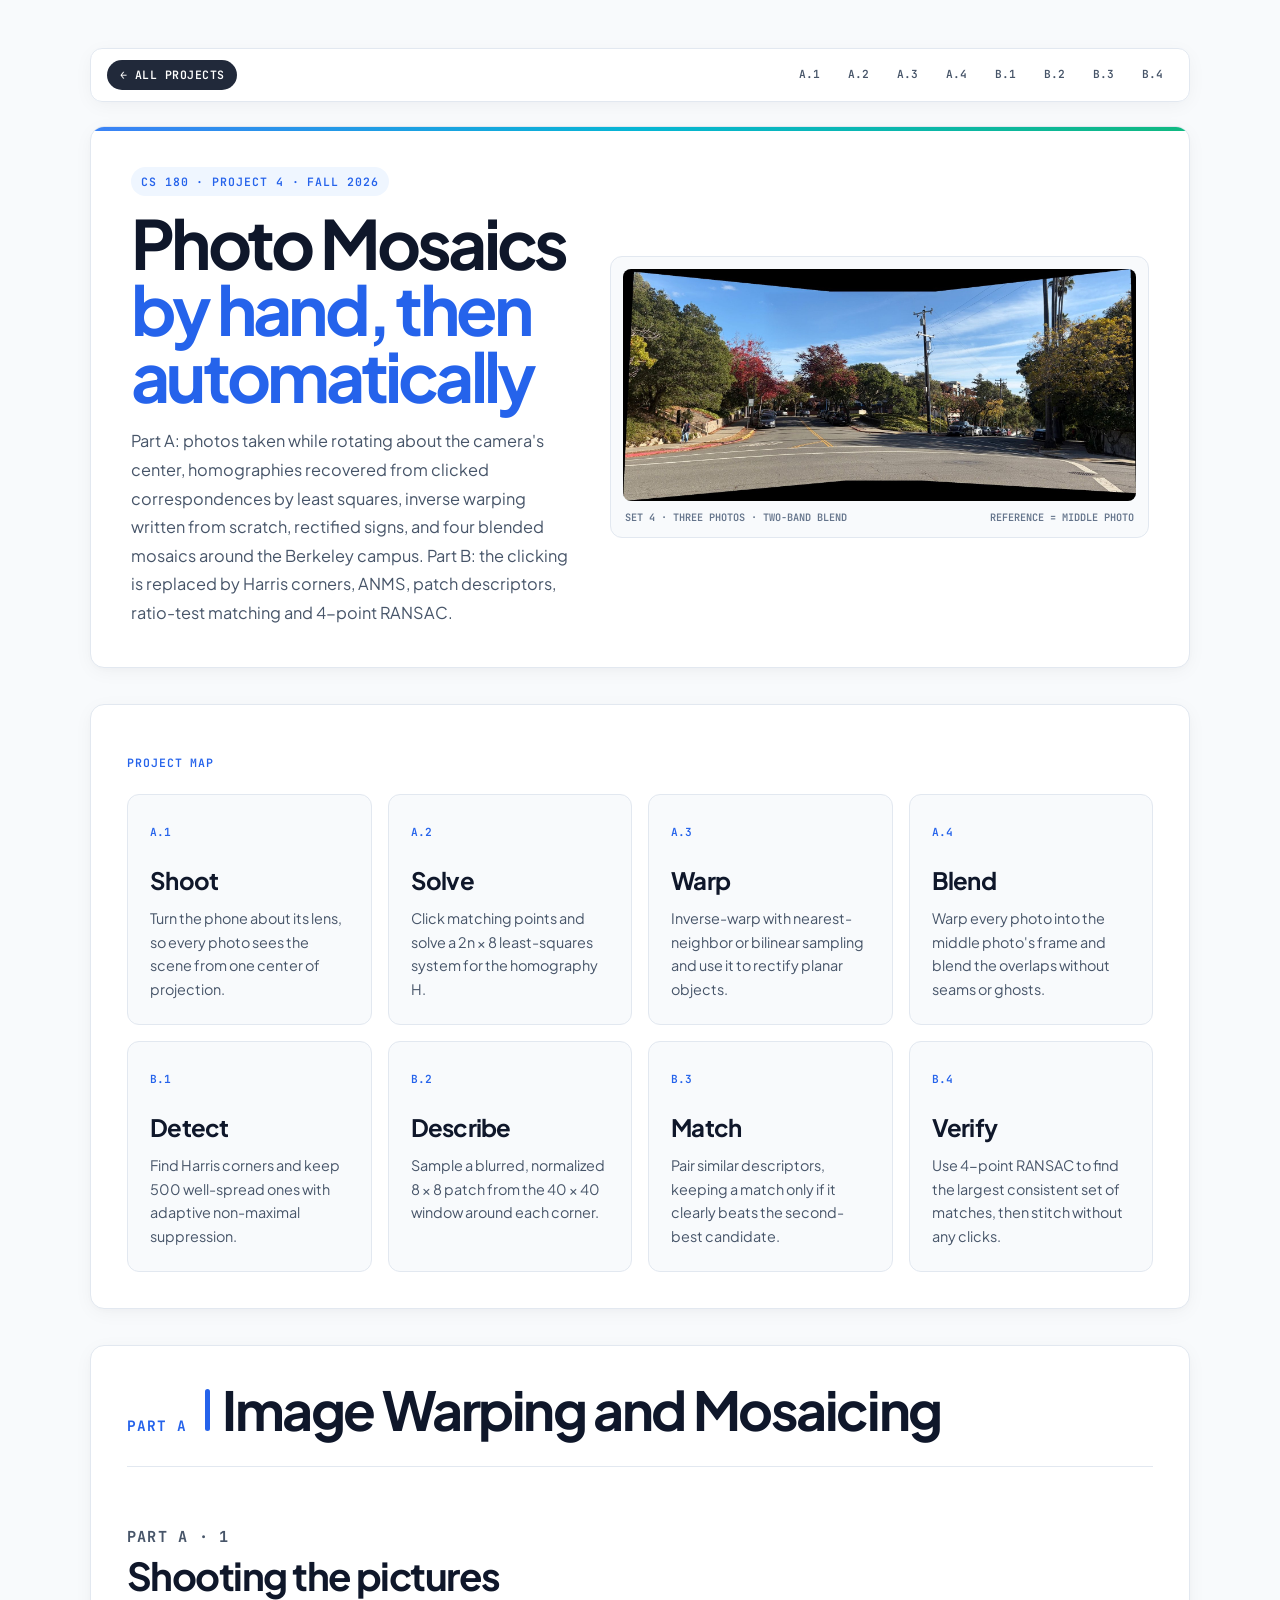
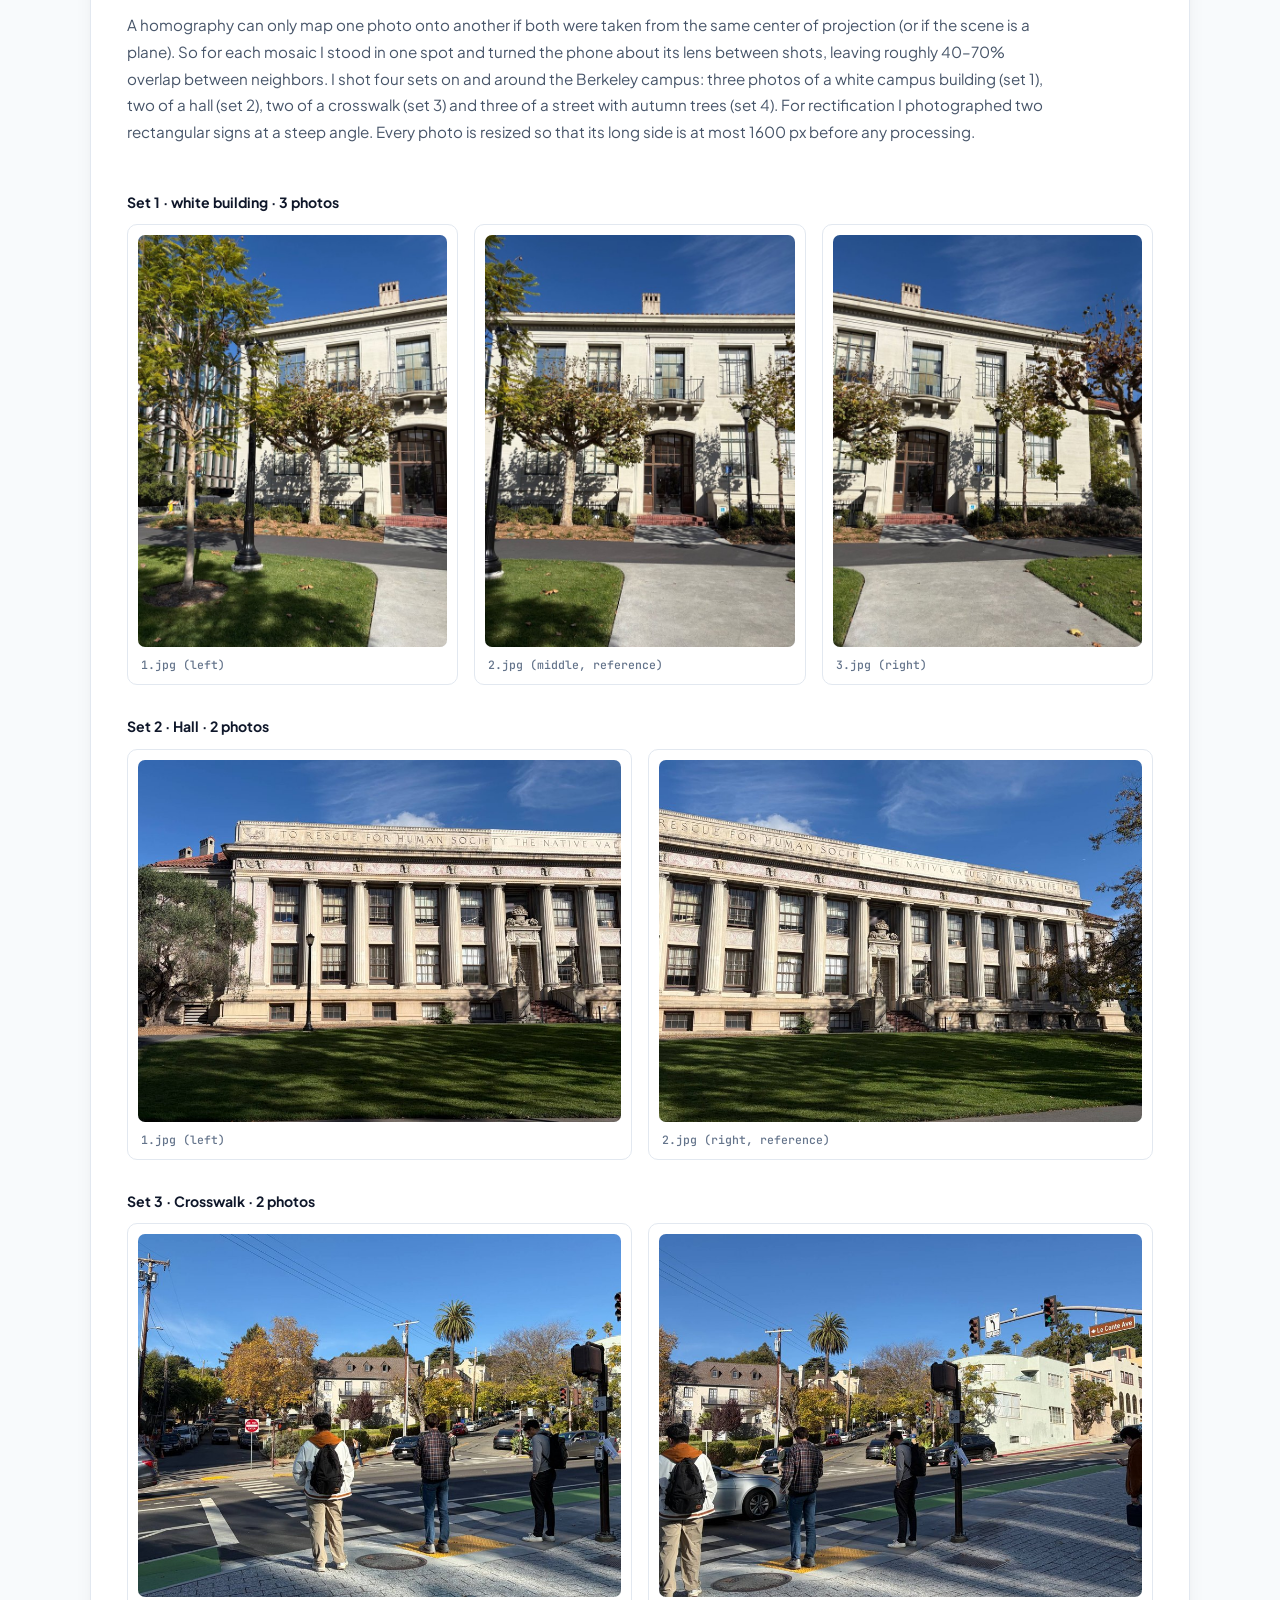
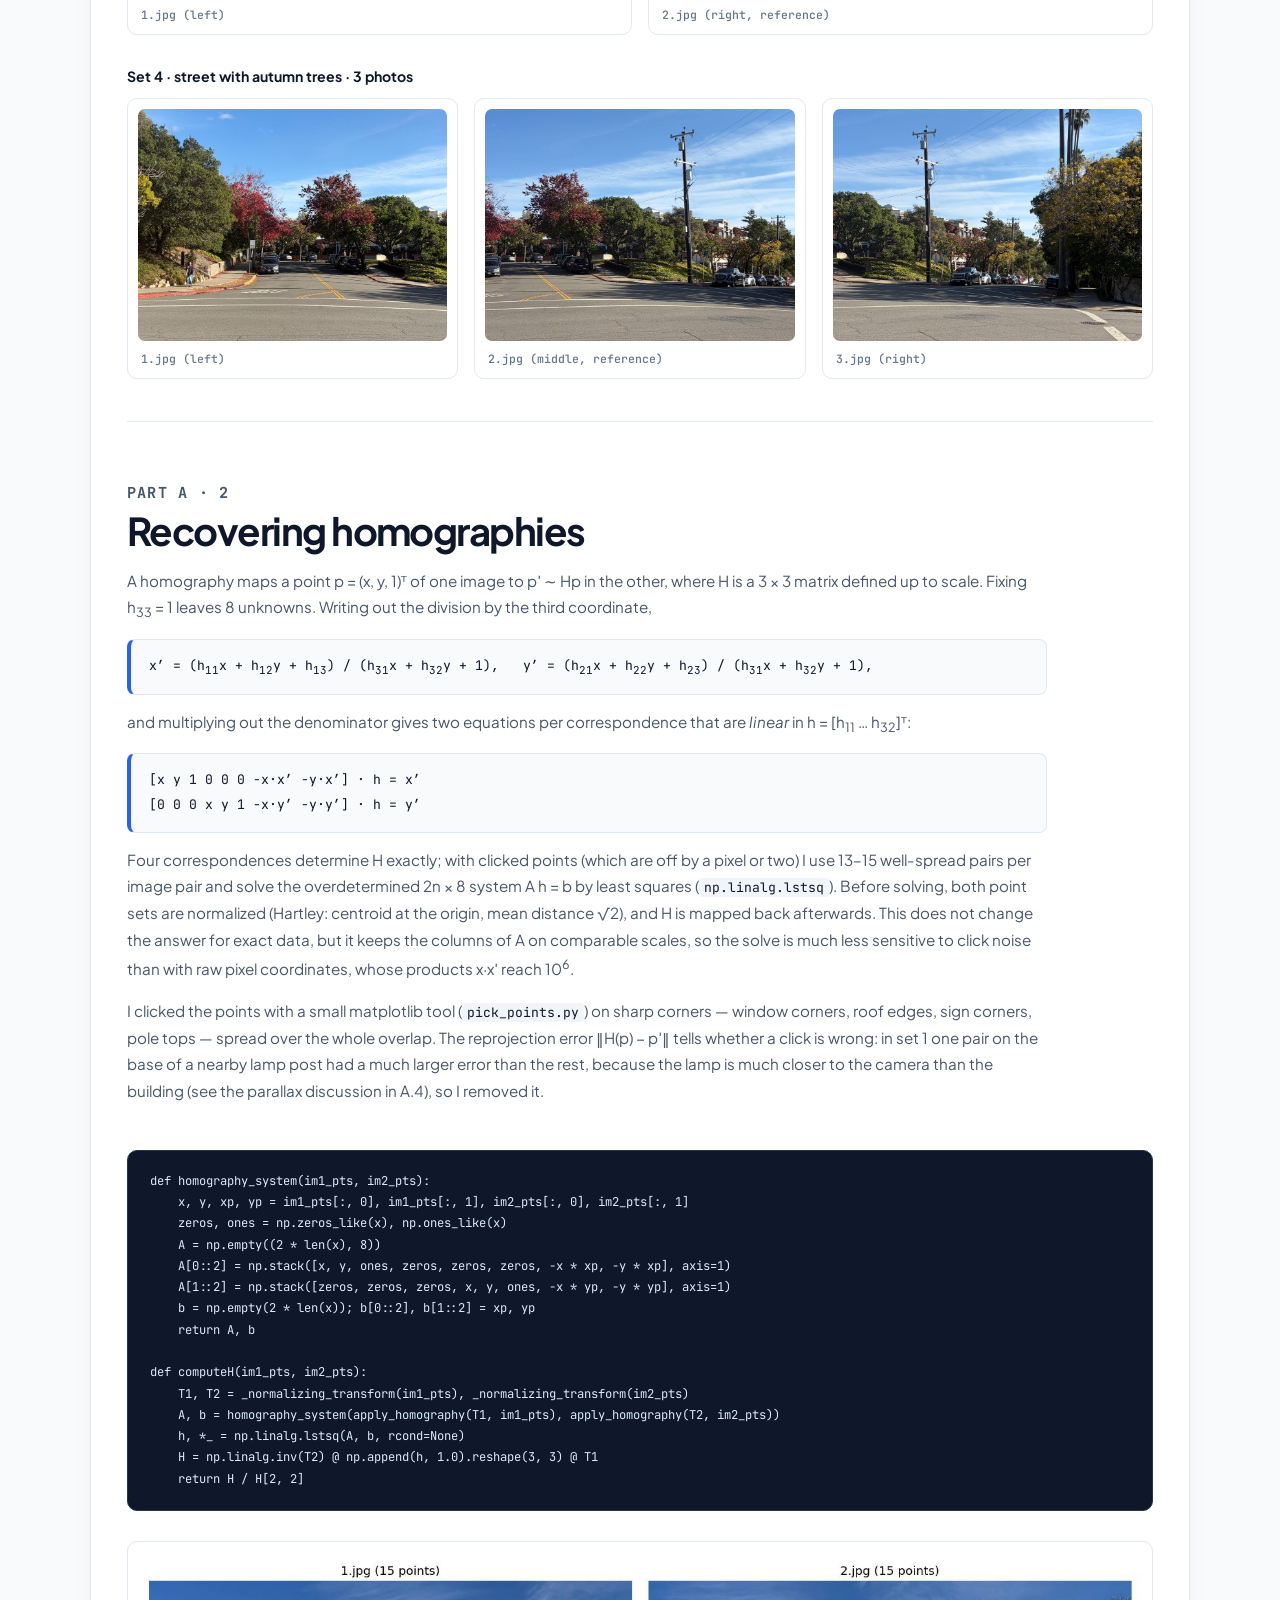
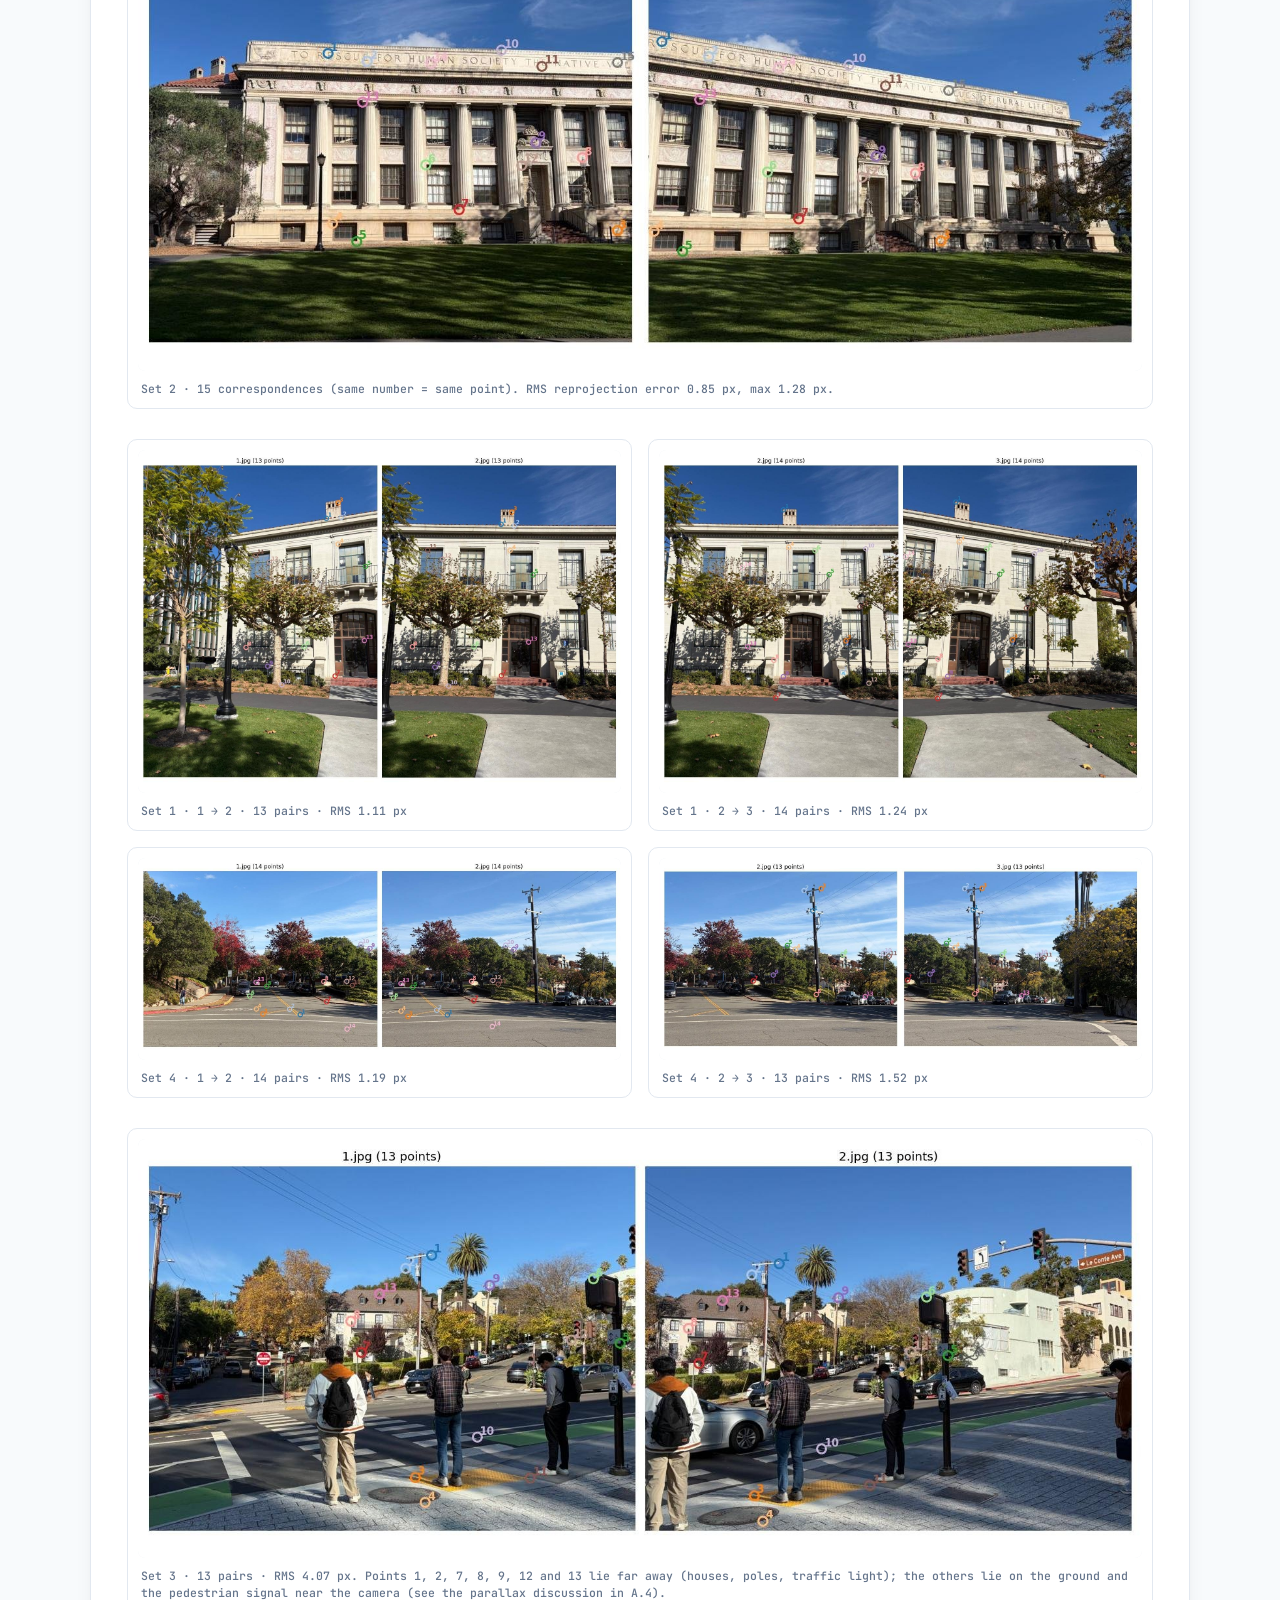
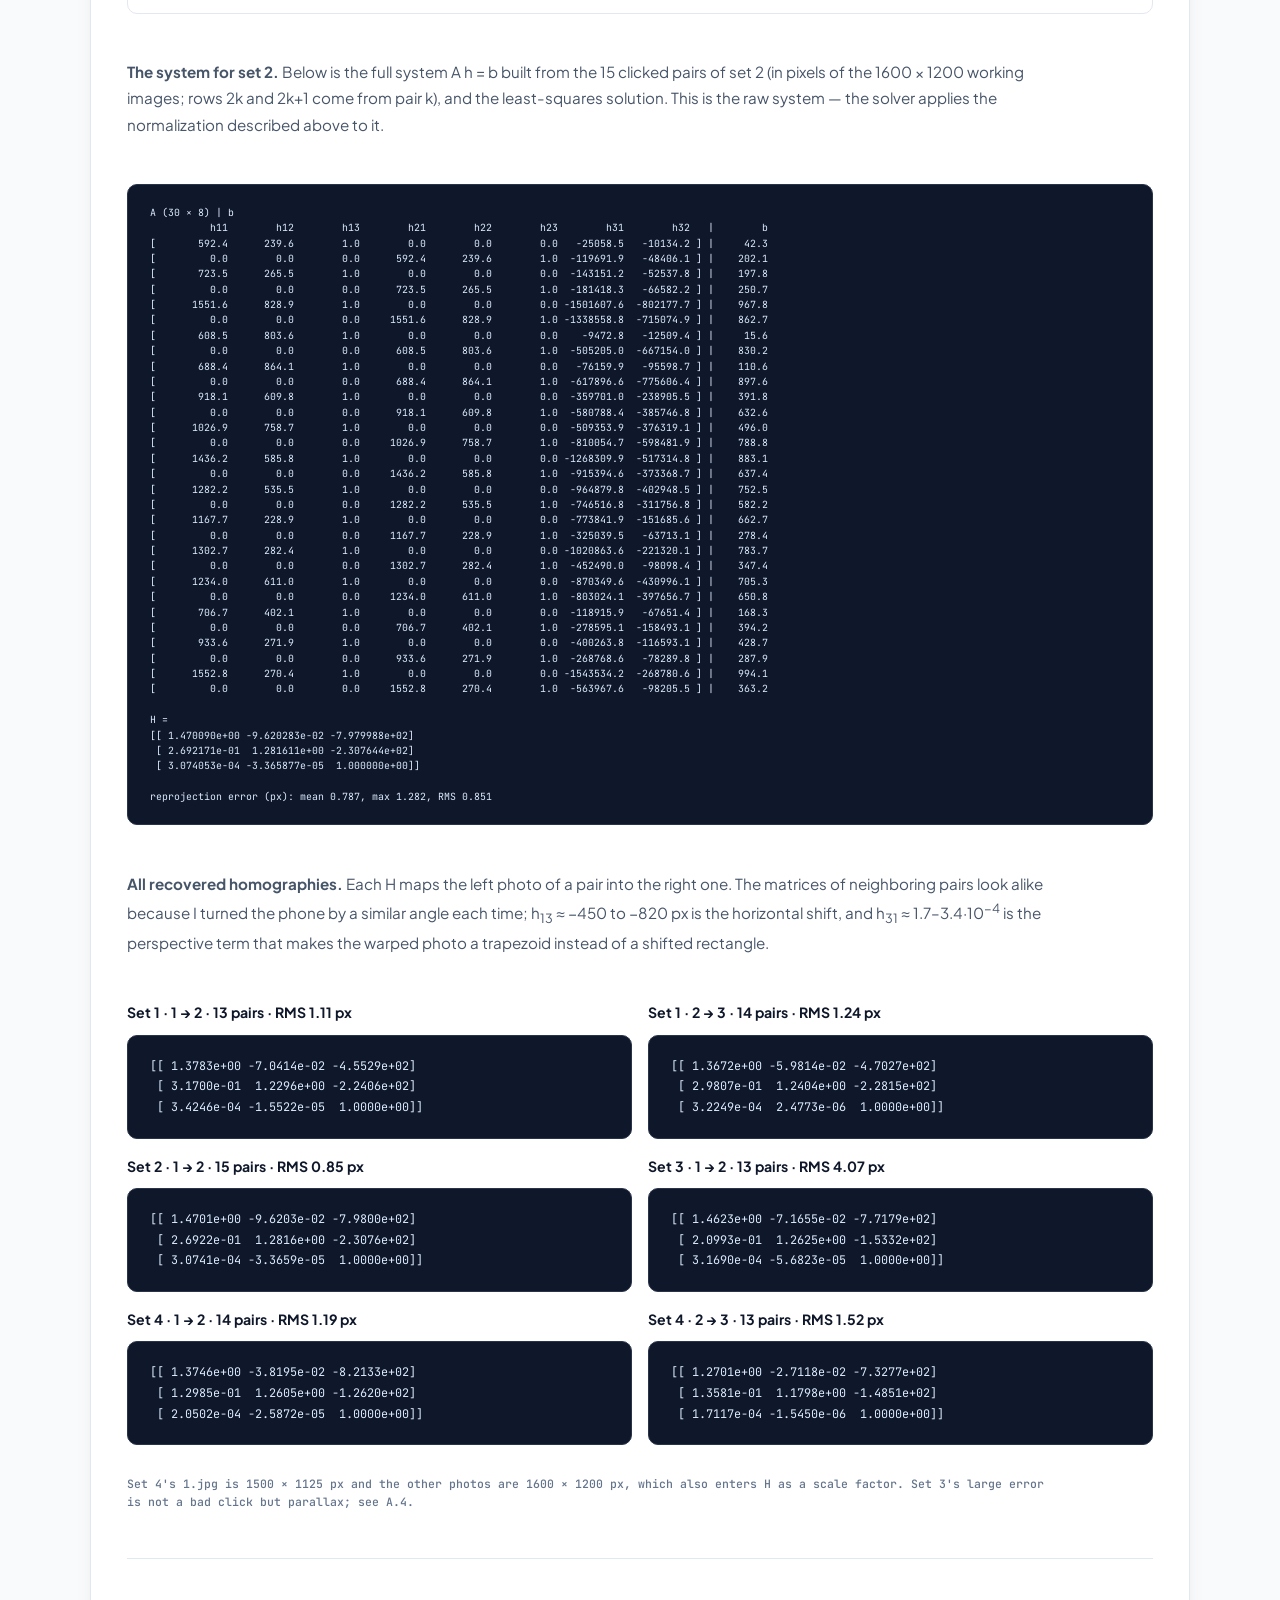
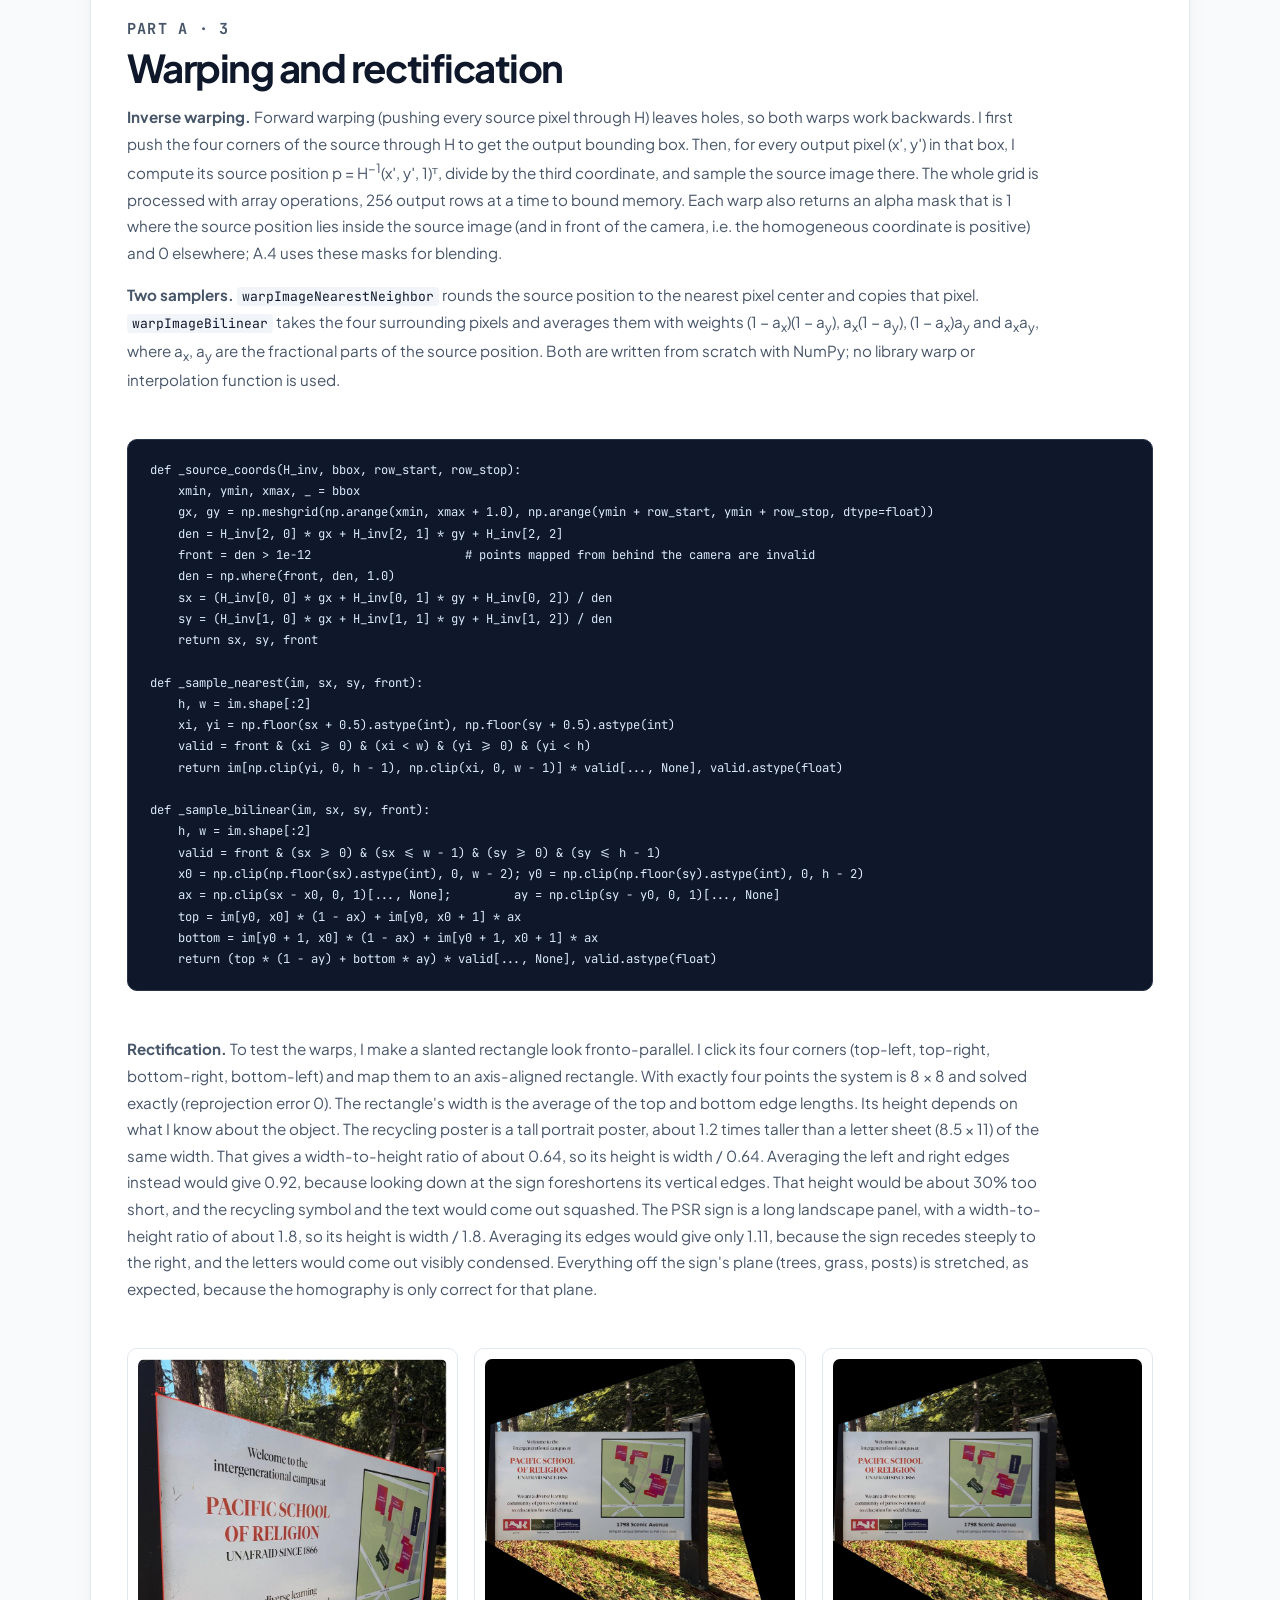
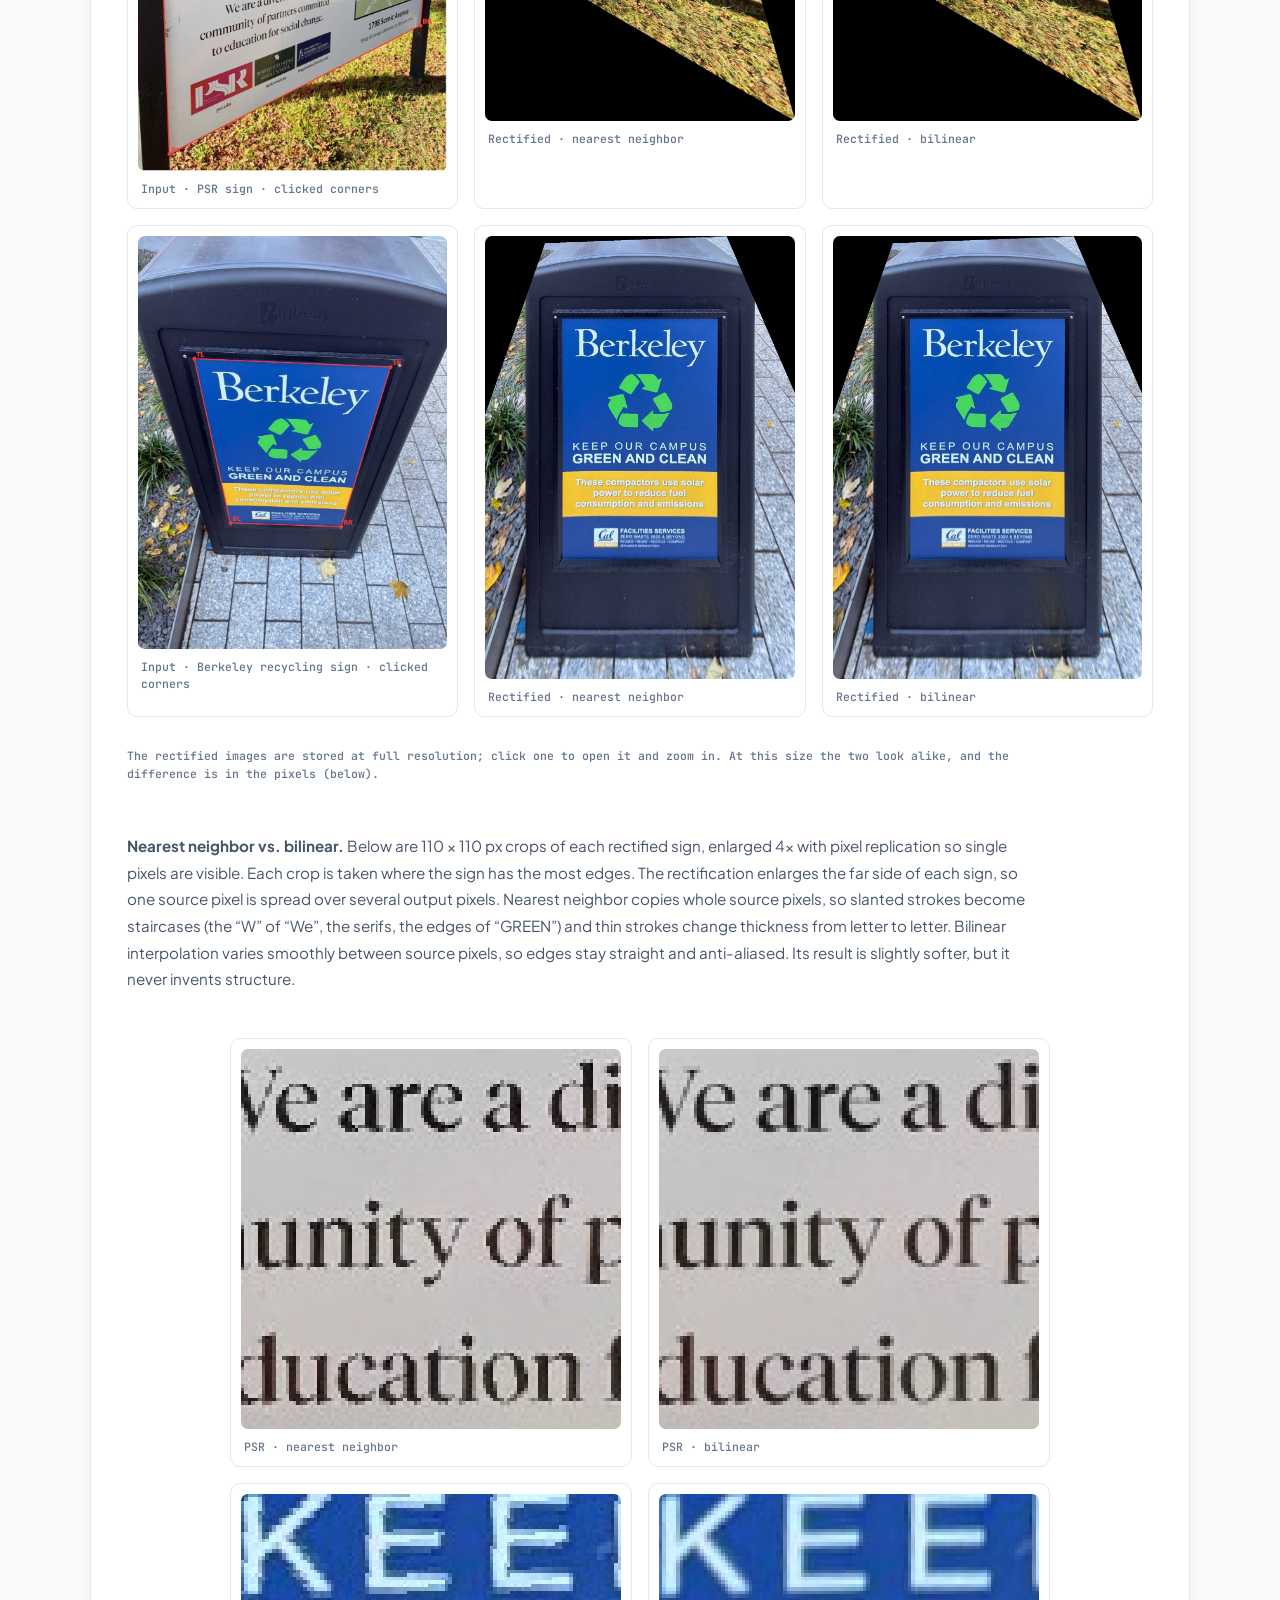
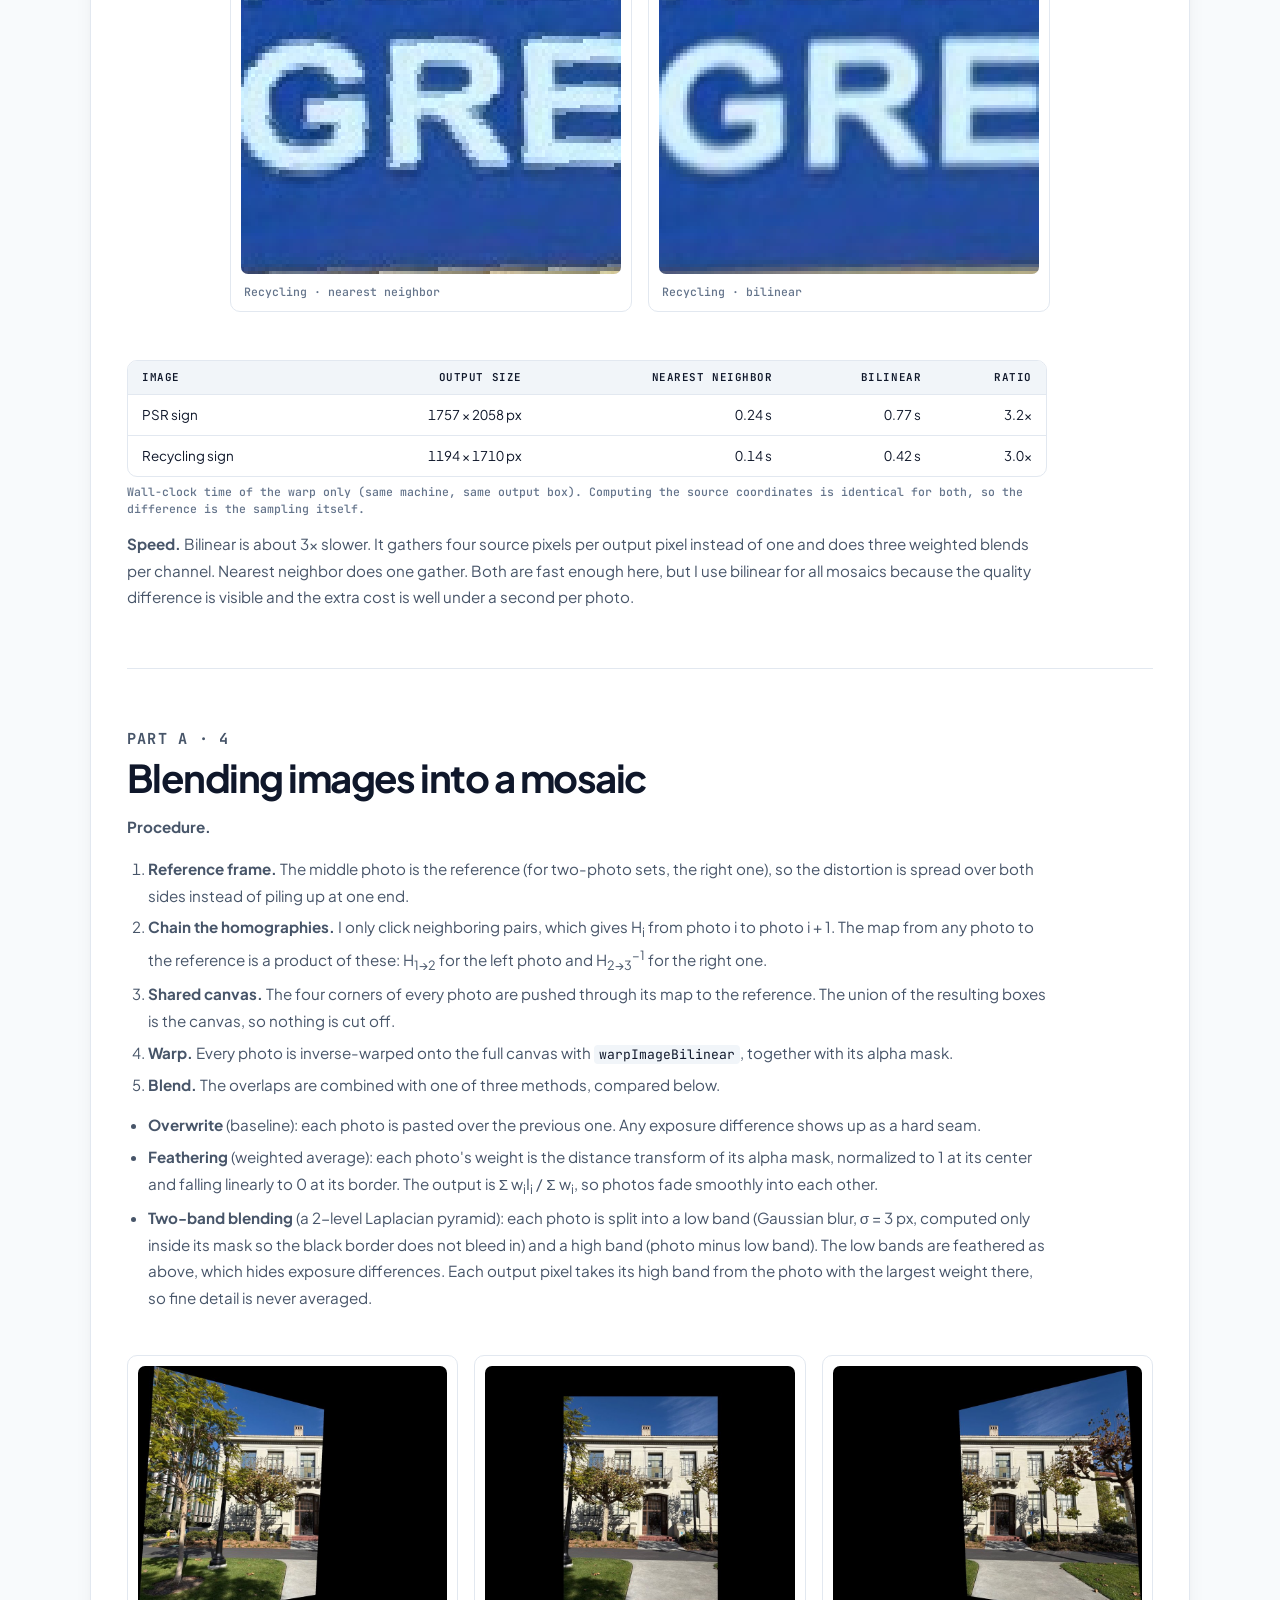
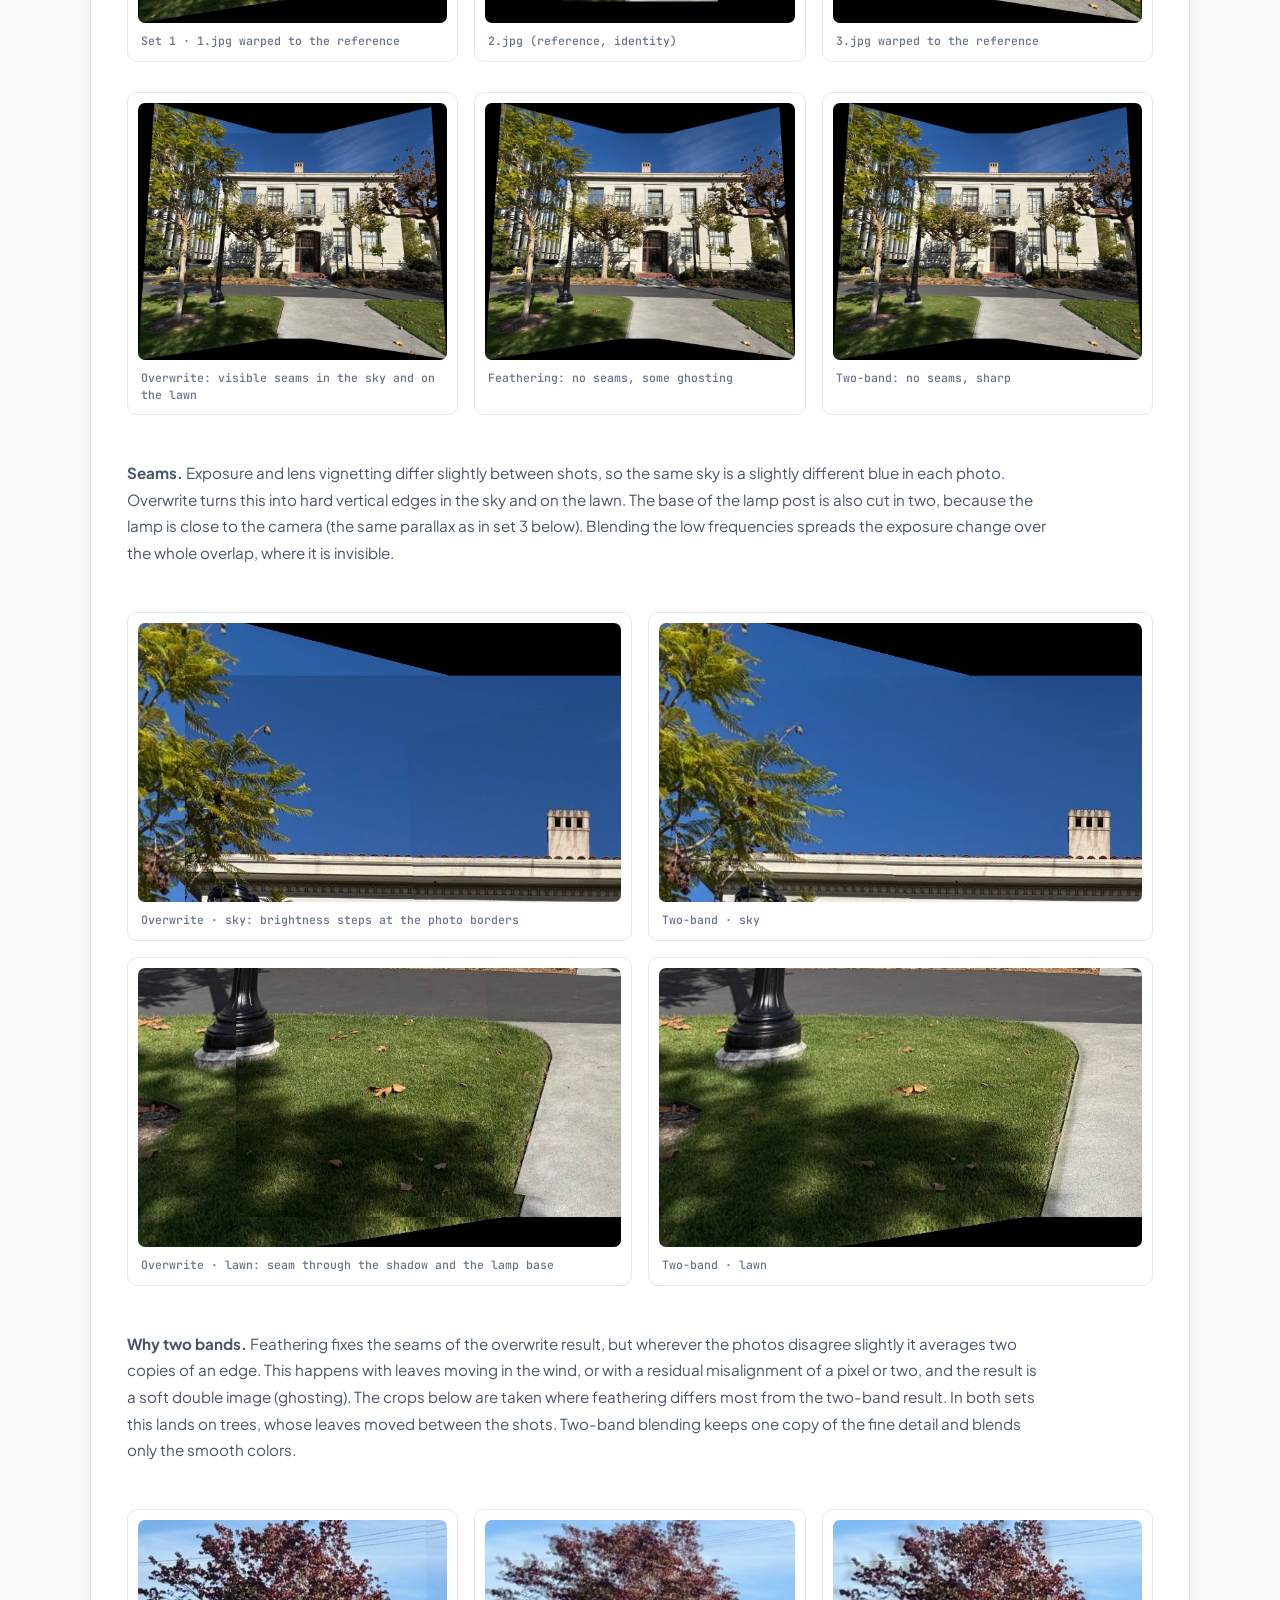
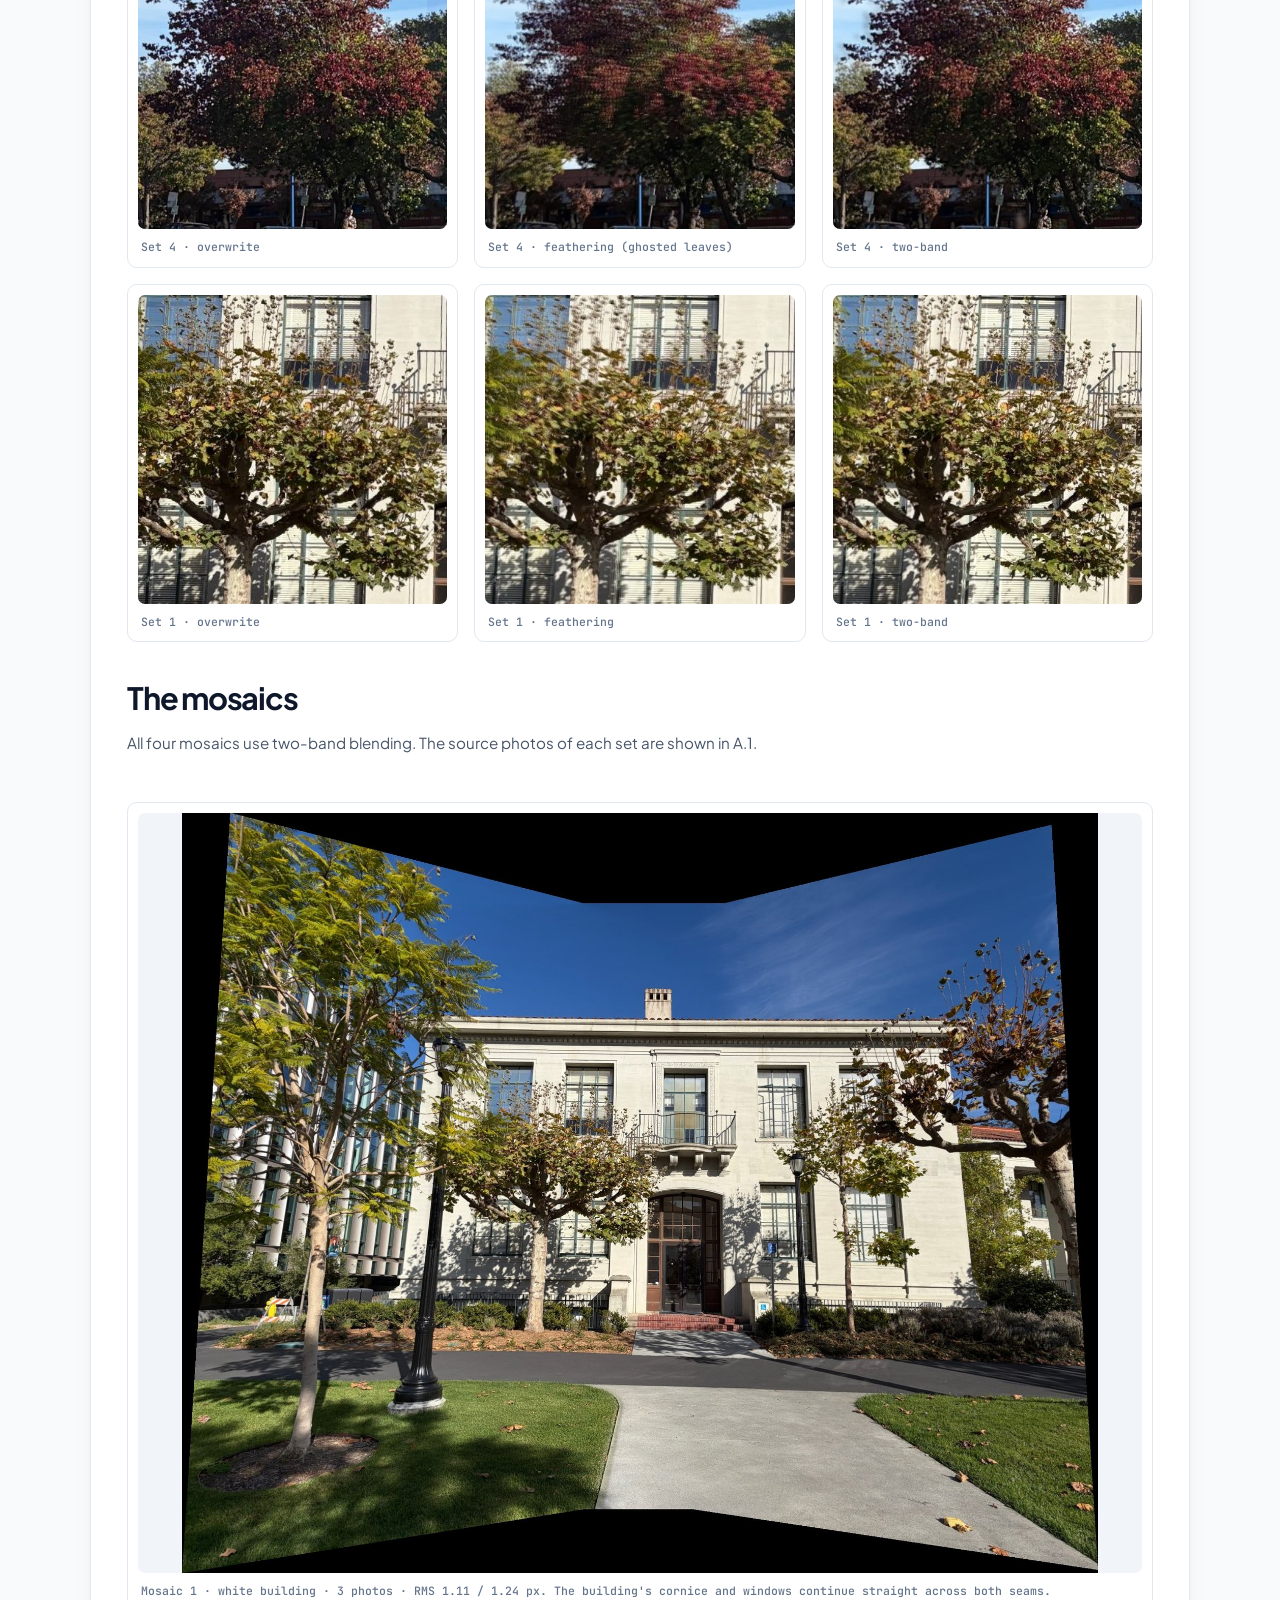
<file: 4/index.html>
<!doctype html>
<html lang="en">
<head>
  <meta charset="utf-8">
  <meta name="viewport" content="width=device-width, initial-scale=1">
  <meta name="description" content="CS 180 Project 4: automatic and manual photo mosaics. Homographies from clicked correspondences, inverse warping with nearest-neighbor and bilinear sampling, image rectification and blended photo mosaics.">
  <title>Project 4 · Stitching Photo Mosaics</title>
  <link rel="preconnect" href="https://fonts.googleapis.com">
  <link rel="preconnect" href="https://fonts.gstatic.com" crossorigin>
  <link href="https://fonts.googleapis.com/css2?family=Plus+Jakarta+Sans:wght@400;500;600;700;800&amp;family=JetBrains+Mono:wght@500;600&amp;display=swap" rel="stylesheet">
  <link rel="stylesheet" href="./project.css">
</head>
<body>
  <header class="topbar">
    <a class="brand" href="../">← ALL PROJECTS</a>
    <nav aria-label="Project sections"><a href="#a-1">A.1</a><a href="#a-2">A.2</a><a href="#a-3">A.3</a><a href="#a-4">A.4</a><a href="#b-1">B.1</a><a href="#b-2">B.2</a><a href="#b-3">B.3</a><a href="#b-4">B.4</a></nav>
  </header>

  <main>
    <section class="hero">
      <div class="hero-copy">
        <p class="eyebrow">CS 180 · PROJECT 4 · FALL 2026</p>
        <h1>Photo Mosaics<br><em>by hand, then automatically</em></h1>
        <p class="lede">Part A: photos taken while rotating about the camera's center, homographies recovered from clicked correspondences by least squares, inverse warping written from scratch, rectified signs, and four blended mosaics around the Berkeley campus. Part B: the clicking is replaced by Harris corners, ANMS, patch descriptors, ratio-test matching and 4-point RANSAC.</p>
      </div>
      <figure class="hero-image">
        <img src="./media/set4/mosaic_twoband.jpg" alt="Three-photo mosaic of a street with red and yellow trees, a utility pole and parked cars">
        <figcaption><span>SET 4 · THREE PHOTOS · TWO-BAND BLEND</span><span>REFERENCE = MIDDLE PHOTO</span></figcaption>
      </figure>
    </section>

    <section class="overview">
      <p class="section-kicker">PROJECT MAP</p>
      <div class="overview-grid four">
        <article><span>A.1</span><h2>Shoot</h2><p>Turn the phone about its lens, so every photo sees the scene from one center of projection.</p></article>
        <article><span>A.2</span><h2>Solve</h2><p>Click matching points and solve a 2n × 8 least-squares system for the homography H.</p></article>
        <article><span>A.3</span><h2>Warp</h2><p>Inverse-warp with nearest-neighbor or bilinear sampling and use it to rectify planar objects.</p></article>
        <article><span>A.4</span><h2>Blend</h2><p>Warp every photo into the middle photo's frame and blend the overlaps without seams or ghosts.</p></article>
        <article><span>B.1</span><h2>Detect</h2><p>Find Harris corners and keep 500 well-spread ones with adaptive non-maximal suppression.</p></article>
        <article><span>B.2</span><h2>Describe</h2><p>Sample a blurred, normalized 8 × 8 patch from the 40 × 40 window around each corner.</p></article>
        <article><span>B.3</span><h2>Match</h2><p>Pair similar descriptors, keeping a match only if it clearly beats the second-best candidate.</p></article>
        <article><span>B.4</span><h2>Verify</h2><p>Use 4-point RANSAC to find the largest consistent set of matches, then stitch without any clicks.</p></article>
      </div>
    </section>

    <!-- ============================== A.1 ============================== -->
    <section class="chapter light" id="part-a">
      <header class="chapter-head"><div><span>PART A</span></div><h2>Image Warping and Mosaicing</h2></header>

      <article class="story" id="a-1">
        <div class="story-copy wide-copy">
          <p class="part-label section-number">PART A · 1</p>
          <h3>Shooting the pictures</h3>
          <p>A homography can only map one photo onto another if both were taken from the same center of projection (or if the scene is a plane). So for each mosaic I stood in one spot and turned the phone about its lens between shots, leaving roughly 40–70% overlap between neighbors. I shot four sets on and around the Berkeley campus: three photos of a white campus building (set 1), two of a hall (set 2), two of a crosswalk (set 3) and three of a street with autumn trees (set 4). For rectification I photographed two rectangular signs at a steep angle. Every photo is resized so that its long side is at most 1600 px before any processing.</p>
        </div>
        <div class="set-block">
          <h4>Set 1 · white building · 3 photos</h4>
          <div class="figure-grid three">
            <figure><img src="./media/set1/src_1.jpg" alt="Set 1 photo 1" loading="lazy"><figcaption>1.jpg (left)</figcaption></figure>
            <figure><img src="./media/set1/src_2.jpg" alt="Set 1 photo 2" loading="lazy"><figcaption>2.jpg (middle, reference)</figcaption></figure>
            <figure><img src="./media/set1/src_3.jpg" alt="Set 1 photo 3" loading="lazy"><figcaption>3.jpg (right)</figcaption></figure>
          </div>
        </div>
        <div class="set-block">
          <h4>Set 2 · Hall · 2 photos</h4>
          <div class="figure-grid two">
            <figure><img src="./media/set2/src_1.jpg" alt="Set 2 photo 1" loading="lazy"><figcaption>1.jpg (left)</figcaption></figure>
            <figure><img src="./media/set2/src_2.jpg" alt="Set 2 photo 2" loading="lazy"><figcaption>2.jpg (right, reference)</figcaption></figure>
          </div>
        </div>
        <div class="set-block">
          <h4>Set 3 · Crosswalk · 2 photos</h4>
          <div class="figure-grid two">
            <figure><img src="./media/set3/src_1.jpg" alt="Set 3 photo 1" loading="lazy"><figcaption>1.jpg (left)</figcaption></figure>
            <figure><img src="./media/set3/src_2.jpg" alt="Set 3 photo 2" loading="lazy"><figcaption>2.jpg (right, reference)</figcaption></figure>
          </div>
        </div>
        <div class="set-block">
          <h4>Set 4 · street with autumn trees · 3 photos</h4>
          <div class="figure-grid three">
            <figure><img src="./media/set4/src_1.jpg" alt="Set 4 photo 1" loading="lazy"><figcaption>1.jpg (left)</figcaption></figure>
            <figure><img src="./media/set4/src_2.jpg" alt="Set 4 photo 2" loading="lazy"><figcaption>2.jpg (middle, reference)</figcaption></figure>
            <figure><img src="./media/set4/src_3.jpg" alt="Set 4 photo 3" loading="lazy"><figcaption>3.jpg (right)</figcaption></figure>
          </div>
        </div>
      </article>

      <!-- ============================== A.2 ============================== -->
      <article class="story" id="a-2">
        <div class="story-copy wide-copy">
          <p class="part-label section-number">PART A · 2</p>
          <h3>Recovering homographies</h3>
          <p>A homography maps a point p = (x, y, 1)ᵀ of one image to p′ ∼ Hp in the other, where H is a 3 × 3 matrix defined up to scale. Fixing h<sub>33</sub> = 1 leaves 8 unknowns. Writing out the division by the third coordinate,</p>
          <p class="equation-block">x′ = (h<sub>11</sub>x + h<sub>12</sub>y + h<sub>13</sub>) / (h<sub>31</sub>x + h<sub>32</sub>y + 1),&nbsp;&nbsp; y′ = (h<sub>21</sub>x + h<sub>22</sub>y + h<sub>23</sub>) / (h<sub>31</sub>x + h<sub>32</sub>y + 1),</p>
          <p>and multiplying out the denominator gives two equations per correspondence that are <em>linear</em> in h = [h<sub>11</sub> … h<sub>32</sub>]ᵀ:</p>
          <p class="equation-block">[x  y  1  0  0  0  −x·x′  −y·x′] · h = x′<br>[0  0  0  x  y  1  −x·y′  −y·y′] · h = y′</p>
          <p>Four correspondences determine H exactly; with clicked points (which are off by a pixel or two) I use 13–15 well-spread pairs per image pair and solve the overdetermined 2n × 8 system A h = b by least squares (<code>np.linalg.lstsq</code>). Before solving, both point sets are normalized (Hartley: centroid at the origin, mean distance √2), and H is mapped back afterwards. This does not change the answer for exact data, but it keeps the columns of A on comparable scales, so the solve is much less sensitive to click noise than with raw pixel coordinates, whose products x·x′ reach 10<sup>6</sup>.</p>
          <p>I clicked the points with a small matplotlib tool (<code>pick_points.py</code>) on sharp corners — window corners, roof edges, sign corners, pole tops — spread over the whole overlap. The reprojection error ‖H(p) − p′‖ tells whether a click is wrong: in set 1 one pair on the base of a nearby lamp post had a much larger error than the rest, because the lamp is much closer to the camera than the building (see the parallax discussion in A.4), so I removed it.</p>
        </div>
        <div class="full-figure"><pre class="code"><code>def homography_system(im1_pts, im2_pts):
    x, y, xp, yp = im1_pts[:, 0], im1_pts[:, 1], im2_pts[:, 0], im2_pts[:, 1]
    zeros, ones = np.zeros_like(x), np.ones_like(x)
    A = np.empty((2 * len(x), 8))
    A[0::2] = np.stack([x, y, ones, zeros, zeros, zeros, -x * xp, -y * xp], axis=1)
    A[1::2] = np.stack([zeros, zeros, zeros, x, y, ones, -x * yp, -y * yp], axis=1)
    b = np.empty(2 * len(x)); b[0::2], b[1::2] = xp, yp
    return A, b

def computeH(im1_pts, im2_pts):
    T1, T2 = _normalizing_transform(im1_pts), _normalizing_transform(im2_pts)
    A, b = homography_system(apply_homography(T1, im1_pts), apply_homography(T2, im2_pts))
    h, *_ = np.linalg.lstsq(A, b, rcond=None)
    H = np.linalg.inv(T2) @ np.append(h, 1.0).reshape(3, 3) @ T1
    return H / H[2, 2]</code></pre></div>
        <figure class="full-figure"><img src="./media/set2/corr_1_to_2.jpg" alt="Fifteen numbered correspondences between the two hall photos" loading="lazy"><figcaption>Set 2 · 15 correspondences (same number = same point). RMS reprojection error 0.85 px, max 1.28 px.</figcaption></figure>
        <div class="figure-grid two">
          <figure><img src="./media/set1/corr_1_to_2.jpg" alt="Correspondences between set 1 photos 1 and 2" loading="lazy"><figcaption>Set 1 · 1 → 2 · 13 pairs · RMS 1.11 px</figcaption></figure>
          <figure><img src="./media/set1/corr_2_to_3.jpg" alt="Correspondences between set 1 photos 2 and 3" loading="lazy"><figcaption>Set 1 · 2 → 3 · 14 pairs · RMS 1.24 px</figcaption></figure>
          <figure><img src="./media/set4/corr_1_to_2.jpg" alt="Correspondences between set 4 photos 1 and 2" loading="lazy"><figcaption>Set 4 · 1 → 2 · 14 pairs · RMS 1.19 px</figcaption></figure>
          <figure><img src="./media/set4/corr_2_to_3.jpg" alt="Correspondences between set 4 photos 2 and 3" loading="lazy"><figcaption>Set 4 · 2 → 3 · 13 pairs · RMS 1.52 px</figcaption></figure>
        </div>
        <figure class="full-figure"><img src="./media/set3/corr_1_to_2.jpg" alt="Thirteen numbered correspondences between the two crosswalk photos, on far houses and poles and on the nearby ground and signal" loading="lazy"><figcaption>Set 3 · 13 pairs · RMS 4.07 px. Points 1, 2, 7, 8, 9, 12 and 13 lie far away (houses, poles, traffic light); the others lie on the ground and the pedestrian signal near the camera (see the parallax discussion in A.4).</figcaption></figure>
        <div class="story-copy wide-copy">
          <p><b>The system for set 2.</b> Below is the full system A h = b built from the 15 clicked pairs of set 2 (in pixels of the 1600 × 1200 working images; rows 2k and 2k+1 come from pair k), and the least-squares solution. This is the raw system — the solver applies the normalization described above to it.</p>
        </div>
        <div class="full-figure"><pre class="code system">A (30 × 8) | b
          h11        h12        h13        h21        h22        h23        h31        h32   |        b
[       592.4      239.6        1.0        0.0        0.0        0.0   -25058.5   -10134.2 ] |     42.3
[         0.0        0.0        0.0      592.4      239.6        1.0  -119691.9   -48406.1 ] |    202.1
[       723.5      265.5        1.0        0.0        0.0        0.0  -143151.2   -52537.8 ] |    197.8
[         0.0        0.0        0.0      723.5      265.5        1.0  -181418.3   -66582.2 ] |    250.7
[      1551.6      828.9        1.0        0.0        0.0        0.0 -1501607.6  -802177.7 ] |    967.8
[         0.0        0.0        0.0     1551.6      828.9        1.0 -1338558.8  -715074.9 ] |    862.7
[       608.5      803.6        1.0        0.0        0.0        0.0    -9472.8   -12509.4 ] |     15.6
[         0.0        0.0        0.0      608.5      803.6        1.0  -505205.0  -667154.0 ] |    830.2
[       688.4      864.1        1.0        0.0        0.0        0.0   -76159.9   -95598.7 ] |    110.6
[         0.0        0.0        0.0      688.4      864.1        1.0  -617896.6  -775606.4 ] |    897.6
[       918.1      609.8        1.0        0.0        0.0        0.0  -359701.0  -238905.5 ] |    391.8
[         0.0        0.0        0.0      918.1      609.8        1.0  -580788.4  -385746.8 ] |    632.6
[      1026.9      758.7        1.0        0.0        0.0        0.0  -509353.9  -376319.1 ] |    496.0
[         0.0        0.0        0.0     1026.9      758.7        1.0  -810054.7  -598481.9 ] |    788.8
[      1436.2      585.8        1.0        0.0        0.0        0.0 -1268309.9  -517314.8 ] |    883.1
[         0.0        0.0        0.0     1436.2      585.8        1.0  -915394.6  -373368.7 ] |    637.4
[      1282.2      535.5        1.0        0.0        0.0        0.0  -964879.8  -402948.5 ] |    752.5
[         0.0        0.0        0.0     1282.2      535.5        1.0  -746516.8  -311756.8 ] |    582.2
[      1167.7      228.9        1.0        0.0        0.0        0.0  -773841.9  -151685.6 ] |    662.7
[         0.0        0.0        0.0     1167.7      228.9        1.0  -325039.5   -63713.1 ] |    278.4
[      1302.7      282.4        1.0        0.0        0.0        0.0 -1020863.6  -221320.1 ] |    783.7
[         0.0        0.0        0.0     1302.7      282.4        1.0  -452490.0   -98098.4 ] |    347.4
[      1234.0      611.0        1.0        0.0        0.0        0.0  -870349.6  -430996.1 ] |    705.3
[         0.0        0.0        0.0     1234.0      611.0        1.0  -803024.1  -397656.7 ] |    650.8
[       706.7      402.1        1.0        0.0        0.0        0.0  -118915.9   -67651.4 ] |    168.3
[         0.0        0.0        0.0      706.7      402.1        1.0  -278595.1  -158493.1 ] |    394.2
[       933.6      271.9        1.0        0.0        0.0        0.0  -400263.8  -116593.1 ] |    428.7
[         0.0        0.0        0.0      933.6      271.9        1.0  -268768.6   -78289.8 ] |    287.9
[      1552.8      270.4        1.0        0.0        0.0        0.0 -1543534.2  -268780.6 ] |    994.1
[         0.0        0.0        0.0     1552.8      270.4        1.0  -563967.6   -98205.5 ] |    363.2

H =
[[ 1.470090e+00 -9.620283e-02 -7.979988e+02]
 [ 2.692171e-01  1.281611e+00 -2.307644e+02]
 [ 3.074053e-04 -3.365877e-05  1.000000e+00]]

reprojection error (px): mean 0.787, max 1.282, RMS 0.851</pre></div>
        <div class="story-copy wide-copy">
          <p><b>All recovered homographies.</b> Each H maps the left photo of a pair into the right one. The matrices of neighboring pairs look alike because I turned the phone by a similar angle each time; h<sub>13</sub> ≈ −450 to −820 px is the horizontal shift, and h<sub>31</sub> ≈ 1.7–3.4·10<sup>−4</sup> is the perspective term that makes the warped photo a trapezoid instead of a shifted rectangle.</p>
        </div>
        <div class="matrix-grid">
          <div><h4>Set 1 · 1 → 2 · 13 pairs · RMS 1.11 px</h4><pre class="code">[[ 1.3783e+00 -7.0414e-02 -4.5529e+02]
 [ 3.1700e-01  1.2296e+00 -2.2406e+02]
 [ 3.4246e-04 -1.5522e-05  1.0000e+00]]</pre></div>
          <div><h4>Set 1 · 2 → 3 · 14 pairs · RMS 1.24 px</h4><pre class="code">[[ 1.3672e+00 -5.9814e-02 -4.7027e+02]
 [ 2.9807e-01  1.2404e+00 -2.2815e+02]
 [ 3.2249e-04  2.4773e-06  1.0000e+00]]</pre></div>
          <div><h4>Set 2 · 1 → 2 · 15 pairs · RMS 0.85 px</h4><pre class="code">[[ 1.4701e+00 -9.6203e-02 -7.9800e+02]
 [ 2.6922e-01  1.2816e+00 -2.3076e+02]
 [ 3.0741e-04 -3.3659e-05  1.0000e+00]]</pre></div>
          <div><h4>Set 3 · 1 → 2 · 13 pairs · RMS 4.07 px</h4><pre class="code">[[ 1.4623e+00 -7.1655e-02 -7.7179e+02]
 [ 2.0993e-01  1.2625e+00 -1.5332e+02]
 [ 3.1690e-04 -5.6823e-05  1.0000e+00]]</pre></div>
          <div><h4>Set 4 · 1 → 2 · 14 pairs · RMS 1.19 px</h4><pre class="code">[[ 1.3746e+00 -3.8195e-02 -8.2133e+02]
 [ 1.2985e-01  1.2605e+00 -1.2620e+02]
 [ 2.0502e-04 -2.5872e-05  1.0000e+00]]</pre></div>
          <div><h4>Set 4 · 2 → 3 · 13 pairs · RMS 1.52 px</h4><pre class="code">[[ 1.2701e+00 -2.7118e-02 -7.3277e+02]
 [ 1.3581e-01  1.1798e+00 -1.4851e+02]
 [ 1.7117e-04 -1.5450e-06  1.0000e+00]]</pre></div>
        </div>
        <div class="story-copy wide-copy">
          <p class="table-note">Set 4's 1.jpg is 1500 × 1125 px and the other photos are 1600 × 1200 px, which also enters H as a scale factor. Set 3's large error is not a bad click but parallax; see A.4.</p>
        </div>
      </article>

      <!-- ============================== A.3 ============================== -->
      <article class="story" id="a-3">
        <div class="story-copy wide-copy">
          <p class="part-label section-number">PART A · 3</p>
          <h3>Warping and rectification</h3>
          <p><b>Inverse warping.</b> Forward warping (pushing every source pixel through H) leaves holes, so both warps work backwards. I first push the four corners of the source through H to get the output bounding box. Then, for every output pixel (x′, y′) in that box, I compute its source position p = H<sup>−1</sup>(x′, y′, 1)ᵀ, divide by the third coordinate, and sample the source image there. The whole grid is processed with array operations, 256 output rows at a time to bound memory. Each warp also returns an alpha mask that is 1 where the source position lies inside the source image (and in front of the camera, i.e. the homogeneous coordinate is positive) and 0 elsewhere; A.4 uses these masks for blending.</p>
          <p><b>Two samplers.</b> <code>warpImageNearestNeighbor</code> rounds the source position to the nearest pixel center and copies that pixel. <code>warpImageBilinear</code> takes the four surrounding pixels and averages them with weights (1 − a<sub>x</sub>)(1 − a<sub>y</sub>), a<sub>x</sub>(1 − a<sub>y</sub>), (1 − a<sub>x</sub>)a<sub>y</sub> and a<sub>x</sub>a<sub>y</sub>, where a<sub>x</sub>, a<sub>y</sub> are the fractional parts of the source position. Both are written from scratch with NumPy; no library warp or interpolation function is used.</p>
        </div>
        <div class="full-figure"><pre class="code"><code>def _source_coords(H_inv, bbox, row_start, row_stop):
    xmin, ymin, xmax, _ = bbox
    gx, gy = np.meshgrid(np.arange(xmin, xmax + 1.0), np.arange(ymin + row_start, ymin + row_stop, dtype=float))
    den = H_inv[2, 0] * gx + H_inv[2, 1] * gy + H_inv[2, 2]
    front = den &gt; 1e-12                      # points mapped from behind the camera are invalid
    den = np.where(front, den, 1.0)
    sx = (H_inv[0, 0] * gx + H_inv[0, 1] * gy + H_inv[0, 2]) / den
    sy = (H_inv[1, 0] * gx + H_inv[1, 1] * gy + H_inv[1, 2]) / den
    return sx, sy, front

def _sample_nearest(im, sx, sy, front):
    h, w = im.shape[:2]
    xi, yi = np.floor(sx + 0.5).astype(int), np.floor(sy + 0.5).astype(int)
    valid = front &amp; (xi &gt;= 0) &amp; (xi &lt; w) &amp; (yi &gt;= 0) &amp; (yi &lt; h)
    return im[np.clip(yi, 0, h - 1), np.clip(xi, 0, w - 1)] * valid[..., None], valid.astype(float)

def _sample_bilinear(im, sx, sy, front):
    h, w = im.shape[:2]
    valid = front &amp; (sx &gt;= 0) &amp; (sx &lt;= w - 1) &amp; (sy &gt;= 0) &amp; (sy &lt;= h - 1)
    x0 = np.clip(np.floor(sx).astype(int), 0, w - 2); y0 = np.clip(np.floor(sy).astype(int), 0, h - 2)
    ax = np.clip(sx - x0, 0, 1)[..., None];         ay = np.clip(sy - y0, 0, 1)[..., None]
    top = im[y0, x0] * (1 - ax) + im[y0, x0 + 1] * ax
    bottom = im[y0 + 1, x0] * (1 - ax) + im[y0 + 1, x0 + 1] * ax
    return (top * (1 - ay) + bottom * ay) * valid[..., None], valid.astype(float)</code></pre></div>
        <div class="story-copy wide-copy">
          <p><b>Rectification.</b> To test the warps, I make a slanted rectangle look fronto-parallel. I click its four corners (top-left, top-right, bottom-right, bottom-left) and map them to an axis-aligned rectangle. With exactly four points the system is 8 × 8 and solved exactly (reprojection error 0). The rectangle's width is the average of the top and bottom edge lengths. Its height depends on what I know about the object. The recycling poster is a tall portrait poster, about 1.2 times taller than a letter sheet (8.5 × 11) of the same width. That gives a width-to-height ratio of about 0.64, so its height is width / 0.64. Averaging the left and right edges instead would give 0.92, because looking down at the sign foreshortens its vertical edges. That height would be about 30% too short, and the recycling symbol and the text would come out squashed. The PSR sign is a long landscape panel, with a width-to-height ratio of about 1.8, so its height is width / 1.8. Averaging its edges would give only 1.11, because the sign recedes steeply to the right, and the letters would come out visibly condensed. Everything off the sign's plane (trees, grass, posts) is stretched, as expected, because the homography is only correct for that plane.</p>
        </div>
        <div class="figure-grid three">
          <figure><img src="./media/rectify/psr_sign_input.jpg" alt="Pacific School of Religion sign photographed at an angle with the four clicked corners marked" loading="lazy"><figcaption>Input · PSR sign · clicked corners</figcaption></figure>
          <figure><a href="./media/rectify/psr_sign_rectified_nearest.jpg"><img src="./media/rectify/psr_sign_rectified_nearest.jpg" alt="The PSR sign rectified with nearest-neighbor sampling" loading="lazy"></a><figcaption>Rectified · nearest neighbor</figcaption></figure>
          <figure><a href="./media/rectify/psr_sign_rectified_bilinear.jpg"><img src="./media/rectify/psr_sign_rectified_bilinear.jpg" alt="The PSR sign rectified with bilinear sampling" loading="lazy"></a><figcaption>Rectified · bilinear</figcaption></figure>
          <figure><img src="./media/rectify/recycle_sign_input.jpg" alt="Berkeley recycling sign on a trash compactor photographed from above with the four clicked corners marked" loading="lazy"><figcaption>Input · Berkeley recycling sign · clicked corners</figcaption></figure>
          <figure><a href="./media/rectify/recycle_sign_rectified_nearest.jpg"><img src="./media/rectify/recycle_sign_rectified_nearest.jpg" alt="The recycling sign rectified with nearest-neighbor sampling" loading="lazy"></a><figcaption>Rectified · nearest neighbor</figcaption></figure>
          <figure><a href="./media/rectify/recycle_sign_rectified_bilinear.jpg"><img src="./media/rectify/recycle_sign_rectified_bilinear.jpg" alt="The recycling sign rectified with bilinear sampling" loading="lazy"></a><figcaption>Rectified · bilinear</figcaption></figure>
        </div>
        <div class="story-copy wide-copy"><p class="table-note">The rectified images are stored at full resolution; click one to open it and zoom in. At this size the two look alike, and the difference is in the pixels (below).</p></div>
        <div class="story-copy wide-copy">
          <p><b>Nearest neighbor vs. bilinear.</b> Below are 110 × 110 px crops of each rectified sign, enlarged 4× with pixel replication so single pixels are visible. Each crop is taken where the sign has the most edges. The rectification enlarges the far side of each sign, so one source pixel is spread over several output pixels. Nearest neighbor copies whole source pixels, so slanted strokes become staircases (the “W” of “We”, the serifs, the edges of “GREEN”) and thin strokes change thickness from letter to letter. Bilinear interpolation varies smoothly between source pixels, so edges stay straight and anti-aliased. Its result is slightly softer, but it never invents structure.</p>
        </div>
        <div class="figure-grid two detail">
          <figure><img src="./media/rectify/psr_sign_detail_nearest.png" alt="Nearest-neighbor detail of the PSR sign text" loading="lazy"><figcaption>PSR · nearest neighbor</figcaption></figure>
          <figure><img src="./media/rectify/psr_sign_detail_bilinear.png" alt="Bilinear detail of the PSR sign text" loading="lazy"><figcaption>PSR · bilinear</figcaption></figure>
          <figure><img src="./media/rectify/recycle_sign_detail_nearest.png" alt="Nearest-neighbor detail of the word GREEN" loading="lazy"><figcaption>Recycling · nearest neighbor</figcaption></figure>
          <figure><img src="./media/rectify/recycle_sign_detail_bilinear.png" alt="Bilinear detail of the word GREEN" loading="lazy"><figcaption>Recycling · bilinear</figcaption></figure>
        </div>
        <div class="story-copy wide-copy">
          <table class="metric-table"><thead><tr><th>image</th><th>output size</th><th>nearest neighbor</th><th>bilinear</th><th>ratio</th></tr></thead><tbody>
            <tr><td>PSR sign</td><td>1757 × 2058 px</td><td>0.24 s</td><td>0.77 s</td><td>3.2×</td></tr>
            <tr><td>Recycling sign</td><td>1194 × 1710 px</td><td>0.14 s</td><td>0.42 s</td><td>3.0×</td></tr>
          </tbody></table>
          <p class="table-note">Wall-clock time of the warp only (same machine, same output box). Computing the source coordinates is identical for both, so the difference is the sampling itself.</p>
          <p><b>Speed.</b> Bilinear is about 3× slower. It gathers four source pixels per output pixel instead of one and does three weighted blends per channel. Nearest neighbor does one gather. Both are fast enough here, but I use bilinear for all mosaics because the quality difference is visible and the extra cost is well under a second per photo.</p>
        </div>
      </article>

      <!-- ============================== A.4 ============================== -->
      <article class="story" id="a-4">
        <div class="story-copy wide-copy">
          <p class="part-label section-number">PART A · 4</p>
          <h3>Blending images into a mosaic</h3>
          <p><b>Procedure.</b></p>
          <ol class="steps">
            <li><b>Reference frame.</b> The middle photo is the reference (for two-photo sets, the right one), so the distortion is spread over both sides instead of piling up at one end.</li>
            <li><b>Chain the homographies.</b> I only click neighboring pairs, which gives H<sub>i</sub> from photo i to photo i + 1. The map from any photo to the reference is a product of these: H<sub>1→2</sub> for the left photo and H<sub>2→3</sub><sup>−1</sup> for the right one.</li>
            <li><b>Shared canvas.</b> The four corners of every photo are pushed through its map to the reference. The union of the resulting boxes is the canvas, so nothing is cut off.</li>
            <li><b>Warp.</b> Every photo is inverse-warped onto the full canvas with <code>warpImageBilinear</code>, together with its alpha mask.</li>
            <li><b>Blend.</b> The overlaps are combined with one of three methods, compared below.</li>
          </ol>
          <ul class="blend-list">
            <li><b>Overwrite</b> (baseline): each photo is pasted over the previous one. Any exposure difference shows up as a hard seam.</li>
            <li><b>Feathering</b> (weighted average): each photo's weight is the distance transform of its alpha mask, normalized to 1 at its center and falling linearly to 0 at its border. The output is Σ w<sub>i</sub>I<sub>i</sub> / Σ w<sub>i</sub>, so photos fade smoothly into each other.</li>
            <li><b>Two-band blending</b> (a 2-level Laplacian pyramid): each photo is split into a low band (Gaussian blur, σ = 3 px, computed only inside its mask so the black border does not bleed in) and a high band (photo minus low band). The low bands are feathered as above, which hides exposure differences. Each output pixel takes its high band from the photo with the largest weight there, so fine detail is never averaged.</li>
          </ul>
        </div>
        <div class="figure-grid three">
          <figure><img src="./media/set1/warped_1.jpg" alt="Set 1 photo 1 warped into the frame of photo 2" loading="lazy"><figcaption>Set 1 · 1.jpg warped to the reference</figcaption></figure>
          <figure><img src="./media/set1/warped_2.jpg" alt="Set 1 photo 2, the reference, placed on the canvas" loading="lazy"><figcaption>2.jpg (reference, identity)</figcaption></figure>
          <figure><img src="./media/set1/warped_3.jpg" alt="Set 1 photo 3 warped into the frame of photo 2" loading="lazy"><figcaption>3.jpg warped to the reference</figcaption></figure>
        </div>
        <div class="figure-grid three">
          <figure><img src="./media/set1/mosaic_overwrite.jpg" alt="Set 1 mosaic with overwrite blending" loading="lazy"><figcaption>Overwrite: visible seams in the sky and on the lawn</figcaption></figure>
          <figure><img src="./media/set1/mosaic_feather.jpg" alt="Set 1 mosaic with feather blending" loading="lazy"><figcaption>Feathering: no seams, some ghosting</figcaption></figure>
          <figure><img src="./media/set1/mosaic_twoband.jpg" alt="Set 1 mosaic with two-band blending" loading="lazy"><figcaption>Two-band: no seams, sharp</figcaption></figure>
        </div>
        <div class="story-copy wide-copy">
          <p><b>Seams.</b> Exposure and lens vignetting differ slightly between shots, so the same sky is a slightly different blue in each photo. Overwrite turns this into hard vertical edges in the sky and on the lawn. The base of the lamp post is also cut in two, because the lamp is close to the camera (the same parallax as in set 3 below). Blending the low frequencies spreads the exposure change over the whole overlap, where it is invisible.</p>
        </div>
        <div class="figure-grid two">
          <figure><img src="./media/set1/zoom_seam_sky_overwrite.jpg" alt="Sky crop of the overwrite mosaic with visible vertical brightness steps" loading="lazy"><figcaption>Overwrite · sky: brightness steps at the photo borders</figcaption></figure>
          <figure><img src="./media/set1/zoom_seam_sky_twoband.jpg" alt="Same sky crop of the two-band mosaic, uniform" loading="lazy"><figcaption>Two-band · sky</figcaption></figure>
          <figure><img src="./media/set1/zoom_seam_lawn_overwrite.jpg" alt="Lawn crop of the overwrite mosaic with a seam through the shadow and lamp base" loading="lazy"><figcaption>Overwrite · lawn: seam through the shadow and the lamp base</figcaption></figure>
          <figure><img src="./media/set1/zoom_seam_lawn_twoband.jpg" alt="Same lawn crop of the two-band mosaic" loading="lazy"><figcaption>Two-band · lawn</figcaption></figure>
        </div>
        <div class="story-copy wide-copy">
          <p><b>Why two bands.</b> Feathering fixes the seams of the overwrite result, but wherever the photos disagree slightly it averages two copies of an edge. This happens with leaves moving in the wind, or with a residual misalignment of a pixel or two, and the result is a soft double image (ghosting). The crops below are taken where feathering differs most from the two-band result. In both sets this lands on trees, whose leaves moved between the shots. Two-band blending keeps one copy of the fine detail and blends only the smooth colors.</p>
        </div>
        <div class="figure-grid three">
          <figure><img src="./media/set4/zoom_ghost_overwrite.jpg" alt="Set 4 tree crop, overwrite" loading="lazy"><figcaption>Set 4 · overwrite</figcaption></figure>
          <figure><img src="./media/set4/zoom_ghost_feather.jpg" alt="Set 4 tree crop, feathering, ghosted leaves" loading="lazy"><figcaption>Set 4 · feathering (ghosted leaves)</figcaption></figure>
          <figure><img src="./media/set4/zoom_ghost_twoband.jpg" alt="Set 4 tree crop, two-band, sharp leaves" loading="lazy"><figcaption>Set 4 · two-band</figcaption></figure>
          <figure><img src="./media/set1/zoom_ghost_overwrite.jpg" alt="Set 1 tree crop, overwrite" loading="lazy"><figcaption>Set 1 · overwrite</figcaption></figure>
          <figure><img src="./media/set1/zoom_ghost_feather.jpg" alt="Set 1 tree crop, feathering" loading="lazy"><figcaption>Set 1 · feathering</figcaption></figure>
          <figure><img src="./media/set1/zoom_ghost_twoband.jpg" alt="Set 1 tree crop, two-band" loading="lazy"><figcaption>Set 1 · two-band</figcaption></figure>
        </div>

        <div class="story-copy wide-copy"><h3 class="sub">The mosaics</h3><p>All four mosaics use two-band blending. The source photos of each set are shown in A.1.</p></div>
        <figure class="full-figure"><img src="./media/set1/mosaic_twoband.jpg" alt="Set 1 mosaic of the white building" loading="lazy"><figcaption>Mosaic 1 · white building · 3 photos · RMS 1.11 / 1.24 px. The building's cornice and windows continue straight across both seams.</figcaption></figure>
        <figure class="full-figure"><img src="./media/set2/mosaic_twoband.jpg" alt="Set 2 mosaic of the hall" loading="lazy"><figcaption>Mosaic 2 · Hall · 2 photos · RMS 0.85 px. The inscription along the frieze reads continuously across the overlap.</figcaption></figure>
        <figure class="full-figure"><img src="./media/set3/mosaic_twoband.jpg" alt="Set 3 mosaic of the crosswalk" loading="lazy"><figcaption>Mosaic 3 · Crosswalk · 2 photos · RMS 4.07 px (parallax, see below). The faint dark disc on the crosswalk is a car that drove through between the two shots.</figcaption></figure>
        <figure class="full-figure"><img src="./media/set4/mosaic_twoband.jpg" alt="Set 4 mosaic of a street with autumn trees" loading="lazy"><figcaption>Mosaic 4 · street with autumn trees · 3 photos · RMS 1.19 / 1.52 px.</figcaption></figure>

        <div class="story-copy wide-copy">
          <h3 class="sub">What went wrong in set 3: parallax</h3>
          <p>Set 3 has an RMS error of 4.07 px, three to four times that of the other sets, although each click was checked. The errors are not random. When I fit H to subsets of the points, the points on the distant houses, poles and traffic light agree with each other, and the points on the ground at my feet and on the nearby pedestrian signal agree with each other, but the two groups disagree. That is the signature of parallax: between the two shots my phone also moved slightly instead of only rotating about its lens. A homography is exact for a pure rotation, or for a single plane, but with a translated camera points at different depths shift by different amounts, and no single H can fit them all.</p>
          <p>The table compares the fit to all 13 points with a fit to only the 7 far points. The far-only H fits the background almost perfectly (1.2 px), but it is up to 24 px off on the ground. In the mosaic, the crosswalk stripes, the yellow tactile pad and the person's legs then appear twice. The all-points fit splits the difference, at most 6.4 px anywhere, which the two-band blend hides well. So I kept all 13 points. The real fix is to retake the photos while turning the phone strictly about its lens.</p>
          <table class="metric-table"><thead><tr><th>fit</th><th>RMS on 7 far points</th><th>RMS on 6 near points</th><th>max on near points</th></tr></thead><tbody>
            <tr class="hl"><td>all 13 points (used)</td><td>4.18 px</td><td>3.94 px</td><td>6.39 px</td></tr>
            <tr><td>far points only</td><td>1.23 px</td><td>16.06 px</td><td>23.93 px</td></tr>
          </tbody></table>
        </div>
        <div class="figure-grid two">
          <figure><img src="./media/set3/parallax_background_all.jpg" alt="Background houses, mosaic from all points" loading="lazy"><figcaption>Background · all 13 points</figcaption></figure>
          <figure><img src="./media/set3/parallax_background_far.jpg" alt="Background houses, mosaic from far points only" loading="lazy"><figcaption>Background · far points only</figcaption></figure>
          <figure><img src="./media/set3/parallax_foreground_all.jpg" alt="Crosswalk in the foreground, mosaic from all points, aligned" loading="lazy"><figcaption>Foreground · all 13 points: one crosswalk</figcaption></figure>
          <figure><img src="./media/set3/parallax_foreground_far.jpg" alt="Crosswalk in the foreground, mosaic from far points only, doubled stripes" loading="lazy"><figcaption>Foreground · far points only: doubled stripes, pad and legs</figcaption></figure>
        </div>
      </article>
    </section>

    <!-- ============================== PART B ============================== -->
    <section class="chapter light" id="part-b">
      <header class="chapter-head"><div><span>PART B</span></div><h2>Feature Matching for Autostitching</h2></header>

      <article class="story" id="b-1">
        <div class="story-copy wide-copy">
          <p class="part-label section-number">PART B · 1</p>
          <h3>Harris corners and ANMS</h3>
          <p>Part B replaces my clicking with the method of Brown, Szeliski and Winder (“Multi-Image Matching using Multi-Scale Oriented Patches”), with the course's simplifications: one scale, no sub-pixel refinement and no rotation invariance. Everything runs on the same photos and the same working size (at most 1600 px) as Part A.</p>
          <p><b>Harris corners.</b> At every pixel, the structure tensor M is built from Sobel gradients and smoothed with a Gaussian of σ = 1. The corner strength is f = 2 det(M) / (tr(M) + ε). This is the same formula as the course's <code>harris.py</code>; I compute it with <code>scipy.ndimage</code> because that file needs scikit-image. A corner is a 3 × 3 local maximum of f that lies more than 20 px from the border, so its descriptor window fits. It must also reach at least 10<sup>−3</sup> of the strongest response, which removes noise “corners” in flat sky. That leaves 28,212–35,856 corners per photo, on nearly every textured surface: far too many to match.</p>
          <p><b>Adaptive non-maximal suppression.</b> Taking just the strongest corners would cluster them where the contrast is highest, and the overlap between two photos may have few of those. ANMS instead gives each corner a suppression radius, the distance to the nearest corner that is clearly stronger:</p>
          <p class="equation-block">r<sub>i</sub> = min<sub>j</sub> ‖x<sub>i</sub> − x<sub>j</sub>‖ &nbsp;subject to&nbsp; f(x<sub>i</sub>) &lt; c<sub>robust</sub> f(x<sub>j</sub>), &nbsp;&nbsp;c<sub>robust</sub> = 0.9</p>
          <p>I keep the 500 corners with the largest radii, the number used in the paper. These are the corners that dominate their neighborhood, so they spread over the whole photo: the smallest kept radius is 34–38 px. Once the corners are sorted by strength, the ones clearly stronger than corner i are a prefix of the list, so each radius is one distance computation against that prefix. Corners, ANMS and descriptors together take 4–6 s per photo.</p>
        </div>
        <div class="full-figure"><pre class="code"><code>def anms(xy, strength, n_points=500, c_robust=0.9):
    order = np.argsort(-strength)
    ranked_xy, ranked = xy[order], strength[order]
    # in descending order, the corners clearly stronger than corner i are a prefix of the list
    stronger = np.searchsorted(-ranked, -ranked / c_robust, side="left")
    radius2 = np.full(len(ranked), np.inf)
    for i in np.nonzero(stronger)[0]:
        radius2[i] = ((ranked_xy[:stronger[i]] - ranked_xy[i]) ** 2).sum(axis=1).min()
    keep = np.argsort(-radius2, kind="stable")[:n_points]
    return order[keep], np.sqrt(radius2[keep])</code></pre></div>
        <div class="figure-grid two">
          <figure><img src="./media/partB/set1/harris_2.jpg" alt="All Harris corners on the white building photo" loading="lazy"><figcaption>Set 1 · 2.jpg · all 30,238 Harris corners</figcaption></figure>
          <figure><img src="./media/partB/set1/anms_2.jpg" alt="500 corners after ANMS on the white building photo" loading="lazy"><figcaption>Set 1 · 2.jpg · 500 corners after ANMS</figcaption></figure>
          <figure><img src="./media/partB/set2/harris_1.jpg" alt="All Harris corners on the hall photo" loading="lazy"><figcaption>Set 2 · 1.jpg · all 35,856 Harris corners</figcaption></figure>
          <figure><img src="./media/partB/set2/anms_1.jpg" alt="500 corners after ANMS on the hall photo" loading="lazy"><figcaption>Set 2 · 1.jpg · 500 corners after ANMS</figcaption></figure>
        </div>
      </article>

      <article class="story" id="b-2">
        <div class="story-copy wide-copy">
          <p class="part-label section-number">PART B · 2</p>
          <h3>Feature descriptors</h3>
          <p>Each kept corner gets an axis-aligned 8 × 8 descriptor sampled from the 40 × 40 window around it. I blur the grayscale photo with a Gaussian of σ = 2.5 and take one sample every 5 px, which avoids aliasing. The result is low-frequency on purpose: a corner found a pixel or two away from the true position still gives almost the same descriptor. Each patch is then bias/gain normalized, d′ = (d − μ) / σ, so a brightness or contrast change between shots does not affect it. As the course allows, there is no rotation invariance and no wavelet step.</p>
        </div>
        <div class="full-figure"><pre class="code"><code>def extract_descriptors(gray, xy):
    blurred = gaussian_filter(gray, 2.5)
    offsets = 5 * np.arange(8) - 20 + 2                # -18, -13, ..., 17: one sample per 5 x 5 cell of the 40 x 40 window
    cols = xy[:, 0].astype(int)[:, None] + offsets
    rows = xy[:, 1].astype(int)[:, None] + offsets
    patches = blurred[rows[:, :, None], cols[:, None, :]]
    mean, std = patches.mean(axis=(1, 2), keepdims=True), patches.std(axis=(1, 2), keepdims=True)
    return (patches - mean) / np.maximum(std, 1e-8)</code></pre></div>
        <figure class="full-figure detail-plot"><img src="./media/partB/set1/features_1_to_2.png" alt="Six matched features: the 40 by 40 window and the normalized 8 by 8 descriptor in each of two photos" loading="lazy"><figcaption>Six features from set 1, 1 → 2. Rows 1 and 3: the 40 × 40 windows in the two photos. Rows 2 and 4: the normalized 8 × 8 descriptors. The windows differ in fine detail because the viewpoint changed, but the descriptors stay very similar.</figcaption></figure>
      </article>

      <article class="story" id="b-3">
        <div class="story-copy wide-copy">
          <p class="part-label section-number">PART B · 3</p>
          <h3>Feature matching</h3>
          <p>For every descriptor in one photo I compute the squared error to all 500 descriptors in the other. The size of the best error says little about whether a match is right, so I use Lowe's test instead: the ratio e<sub>1-NN</sub> / e<sub>2-NN</sub> between the best and second-best error. A correct match is much better than any alternative, while a wrong one is about as good as the runner-up. If several features pick the same target, only the one with the lowest ratio survives.</p>
          <p>I use a threshold of 0.6. In Figure 6b of the paper, the distributions for correct and incorrect matches cross near 0.65 on this same squared-error ratio. My own data supports the choice: the table counts, over all six photo pairs, the nearest neighbors below each ratio and how many of them land within 3 px of where the final H sends them. Raising the threshold from 0.6 to 0.9 nearly doubles the matches but adds few consistent ones.</p>
          <table class="metric-table"><thead><tr><th>ratio below</th><th>matches</th><th>consistent with final H</th><th>share</th></tr></thead><tbody>
            <tr><td>0.3</td><td>643</td><td>426</td><td>66%</td></tr><tr><td>0.4</td><td>747</td><td>478</td><td>64%</td></tr><tr><td>0.5</td><td>832</td><td>511</td><td>61%</td></tr><tr class="hl"><td>0.6 (used)</td><td>930</td><td>530</td><td>57%</td></tr><tr><td>0.7</td><td>1091</td><td>548</td><td>50%</td></tr><tr><td>0.8</td><td>1312</td><td>560</td><td>43%</td></tr><tr><td>0.9</td><td>1822</td><td>577</td><td>32%</td></tr>
          </tbody></table>
          <p class="table-note">Before removing duplicate targets. The final H comes from the run at 0.6. The “inconsistent” matches are not all wrong: many lie on another depth layer (see B.4).</p>
        </div>
        <figure class="full-figure"><img src="./media/partB/set1/matches_ratio_1_to_2.jpg" alt="Matches after the ratio test between set 1 photos 1 and 2" loading="lazy"><figcaption>Set 1 · 1 → 2 · 141 matches after the ratio test. Green: kept by RANSAC. Red: rejected.</figcaption></figure>
          <figure class="full-figure"><img src="./media/partB/set2/matches_ratio_1_to_2.jpg" alt="Matches after the ratio test between set 2 photos 1 and 2" loading="lazy"><figcaption>Set 2 · 1 → 2 · 146 matches after the ratio test. Green: kept by RANSAC. Red: rejected.</figcaption></figure>
      </article>

      <article class="story" id="b-4">
        <div class="story-copy wide-copy">
          <p class="part-label section-number">PART B · 4</p>
          <h3>RANSAC and automatic mosaics</h3>
          <p><b>4-point RANSAC.</b> Some ratio-test matches still disagree with the main homography, and a single one would ruin a least-squares fit. So I repeat this 5,000 times: pick 4 random matches, compute the exact homography through them with <code>computeH</code>, and count the matches it maps to within 2 px of their partners. The largest such set wins. I then refit H by least squares on that whole set and recollect the inliers until they stop changing. The random seed is fixed, so the result is reproducible.</p>
          <p>A random sample of 4 is all inliers with probability w<sup>4</sup>, where w is the inlier rate. My lowest rate is 40%, so about 180 iterations already give a 99% chance of one clean sample. 5,000 iterations leave a wide margin and take about 0.5 s per pair. The mosaics then use exactly the Part A code: chained homographies, the middle photo as reference, bilinear warping and two-band blending.</p>
        </div>
        <div class="full-figure"><pre class="code"><code>def ransac_homography(pts1, pts2, threshold=2.0, iterations=5000, seed=180):
    rng = np.random.default_rng(seed)
    best = np.zeros(len(pts1), dtype=bool)
    for _ in range(iterations):
        sample = rng.choice(len(pts1), 4, replace=False)
        inliers = reprojection_error(computeH(pts1[sample], pts2[sample]), pts1, pts2) &lt; threshold
        if inliers.sum() &gt; best.sum():
            best = inliers
    for _ in range(10):                                # refit on all inliers until the set stops changing
        H = computeH(pts1[best], pts2[best])
        inliers = reprojection_error(H, pts1, pts2) &lt; threshold
        if (inliers == best).all() or inliers.sum() &lt; 4:
            break
        best = inliers
    return H, best</code></pre></div>
        <div class="story-copy wide-copy">
          <table class="metric-table"><thead><tr><th>pair</th><th>ratio-test matches</th><th>RANSAC inliers</th><th>inlier RMS</th><th>automatic H on my clicks</th><th>manual H on my clicks</th></tr></thead><tbody>
<tr><td>Set 1 · 1 → 2</td><td>141</td><td>75</td><td>1.03 px</td><td>1.74 px</td><td>1.11 px</td></tr>
<tr><td>Set 1 · 2 → 3</td><td>151</td><td>72</td><td>1.18 px</td><td>2.03 px</td><td>1.24 px</td></tr>
<tr><td>Set 2 · 1 → 2</td><td>146</td><td>79</td><td>1.05 px</td><td>1.45 px</td><td>0.85 px</td></tr>
<tr><td>Set 3 · 1 → 2</td><td>138</td><td>55</td><td>1.13 px</td><td>9.19 px</td><td>4.07 px</td></tr>
<tr><td>Set 4 · 1 → 2</td><td>123</td><td>81</td><td>0.92 px</td><td>3.35 px</td><td>1.19 px</td></tr>
<tr><td>Set 4 · 2 → 3</td><td>164</td><td>91</td><td>1.09 px</td><td>2.53 px</td><td>1.52 px</td></tr>
          </tbody></table>
          <p class="table-note">The clicked points are never used to compute the automatic H, so its error on them is an independent check. The manual H was fitted to those same clicks, so its column is lower by construction.</p>
        </div>
        <div class="figure-grid two">
          <figure><img src="./media/partB/set1/matches_ransac_1_to_2.jpg" alt="RANSAC inlier matches, Set 1 · 1 → 2" loading="lazy"><figcaption>Set 1 · 1 → 2 · 75 inliers</figcaption></figure>
          <figure><img src="./media/partB/set1/matches_ransac_2_to_3.jpg" alt="RANSAC inlier matches, Set 1 · 2 → 3" loading="lazy"><figcaption>Set 1 · 2 → 3 · 72 inliers</figcaption></figure>
          <figure><img src="./media/partB/set2/matches_ransac_1_to_2.jpg" alt="RANSAC inlier matches, Set 2 · 1 → 2" loading="lazy"><figcaption>Set 2 · 1 → 2 · 79 inliers</figcaption></figure>
          <figure><img src="./media/partB/set3/matches_ransac_1_to_2.jpg" alt="RANSAC inlier matches, Set 3 · 1 → 2" loading="lazy"><figcaption>Set 3 · 1 → 2 · 55 inliers</figcaption></figure>
          <figure><img src="./media/partB/set4/matches_ransac_1_to_2.jpg" alt="RANSAC inlier matches, Set 4 · 1 → 2" loading="lazy"><figcaption>Set 4 · 1 → 2 · 81 inliers</figcaption></figure>
          <figure><img src="./media/partB/set4/matches_ransac_2_to_3.jpg" alt="RANSAC inlier matches, Set 4 · 2 → 3" loading="lazy"><figcaption>Set 4 · 2 → 3 · 91 inliers</figcaption></figure>
        </div>

        <div class="story-copy wide-copy">
          <h3 class="sub">What RANSAC rejects is mostly not wrong</h3>
          <p>In the figures above, the rejected matches are not scattered at random. In set 1 almost the whole lawn and path is red, although those matches look correct. To test this, I ran RANSAC a second time on just the rejected matches. In every pair it finds another 29–42 matches that agree with each other on a single homography, 5–12 px away from the first one.</p>
          <table class="metric-table"><thead><tr><th>pair</th><th>rejected matches</th><th>agreeing on a second H</th><th>their median offset from the first H</th><th>max offset</th></tr></thead><tbody>
<tr><td>Set 1 · 1 → 2</td><td>66</td><td>42</td><td>11.8 px</td><td>23.8 px</td></tr>
<tr><td>Set 1 · 2 → 3</td><td>79</td><td>41</td><td>12.5 px</td><td>21.9 px</td></tr>
<tr><td>Set 2 · 1 → 2</td><td>67</td><td>40</td><td>6.6 px</td><td>10.3 px</td></tr>
<tr><td>Set 3 · 1 → 2</td><td>83</td><td>29</td><td>5.2 px</td><td>11.9 px</td></tr>
<tr><td>Set 4 · 1 → 2</td><td>42</td><td>34</td><td>8.8 px</td><td>18.9 px</td></tr>
<tr><td>Set 4 · 2 → 3</td><td>73</td><td>38</td><td>10.3 px</td><td>15.7 px</td></tr>
          </tbody></table>
          <p>So the photos hold two depth layers, typically the building or background and the ground near the camera. This is the parallax from Part A again: the phone moved slightly between shots instead of rotating only about its lens. It affects all four sets, not only set 3, where it was just most visible in the clicks. RANSAC locks onto whichever layer has the most matches. That is the building or far scene in sets 1, 2 and 4, and the ground in set 3, which explains why set 3 has the largest error on my clicks: they cover both layers.</p>
        </div>

        <div class="story-copy wide-copy">
          <h3 class="sub">Manual vs. automatic</h3>
          <p>Both columns use the same photos and blending; only the homographies differ. In sets 1, 2 and 4 I see no visible misalignment in either version, even though the automatic ones took no clicking.</p>
        </div>
        <div class="figure-grid two">
          <figure><img src="./media/set1/mosaic_twoband.jpg" alt="Set 1 mosaic stitched from hand-clicked points" loading="lazy"><figcaption>Set 1 · white building · manual (Part A)</figcaption></figure>
          <figure><img src="./media/partB/set1/mosaic_auto_twoband.jpg" alt="Set 1 mosaic stitched automatically" loading="lazy"><figcaption>Set 1 · white building · automatic</figcaption></figure>
        </div>
        <div class="figure-grid two">
          <figure><img src="./media/set2/mosaic_twoband.jpg" alt="Set 2 mosaic stitched from hand-clicked points" loading="lazy"><figcaption>Set 2 · Hall · manual (Part A)</figcaption></figure>
          <figure><img src="./media/partB/set2/mosaic_auto_twoband.jpg" alt="Set 2 mosaic stitched automatically" loading="lazy"><figcaption>Set 2 · Hall · automatic</figcaption></figure>
        </div>
        <div class="figure-grid two">
          <figure><img src="./media/set3/mosaic_twoband.jpg" alt="Set 3 mosaic stitched from hand-clicked points" loading="lazy"><figcaption>Set 3 · Crosswalk · manual (Part A)</figcaption></figure>
          <figure><img src="./media/partB/set3/mosaic_auto_twoband.jpg" alt="Set 3 mosaic stitched automatically" loading="lazy"><figcaption>Set 3 · Crosswalk · automatic</figcaption></figure>
        </div>
        <div class="figure-grid two">
          <figure><img src="./media/set4/mosaic_twoband.jpg" alt="Set 4 mosaic stitched from hand-clicked points" loading="lazy"><figcaption>Set 4 · street with autumn trees · manual (Part A)</figcaption></figure>
          <figure><img src="./media/partB/set4/mosaic_auto_twoband.jpg" alt="Set 4 mosaic stitched automatically" loading="lazy"><figcaption>Set 4 · street with autumn trees · automatic</figcaption></figure>
        </div>
        <div class="story-copy wide-copy">
          <p>Set 3 is the one place where the two differ visibly, because they treat the two depth layers differently. RANSAC fits the ground, so the crosswalk is aligned, but the distant pole and palm get a faint halo. My clicked points cover both layers, so the manual H spreads the error and keeps the pole and palm cleaner. The faint dark disc on the crosswalk is the car that drove through between the two shots; it appears in both, because no homography can fix a moving object.</p>
        </div>
        <div class="figure-grid two">
          <figure><img src="./media/partB/set3/compare_far_manual.jpg" alt="Distant houses, pole and palm in the manual mosaic" loading="lazy"><figcaption>Set 3 · far · manual</figcaption></figure>
          <figure><img src="./media/partB/set3/compare_far_auto.jpg" alt="Distant houses, pole and palm in the automatic mosaic, with a faint halo on the pole and palm" loading="lazy"><figcaption>Set 3 · far · automatic: faint halo on the pole and palm</figcaption></figure>
          <figure><img src="./media/partB/set3/compare_near_manual.jpg" alt="Crosswalk near the camera in the manual mosaic" loading="lazy"><figcaption>Set 3 · near · manual</figcaption></figure>
          <figure><img src="./media/partB/set3/compare_near_auto.jpg" alt="Crosswalk near the camera in the automatic mosaic" loading="lazy"><figcaption>Set 3 · near · automatic</figcaption></figure>
        </div>
      </article>
    </section>
  </main>
  <footer><a href="../">← Back to project index</a><span>UC BERKELEY · CS 180 · FALL 2026</span></footer>
</body>
</html>
</file>
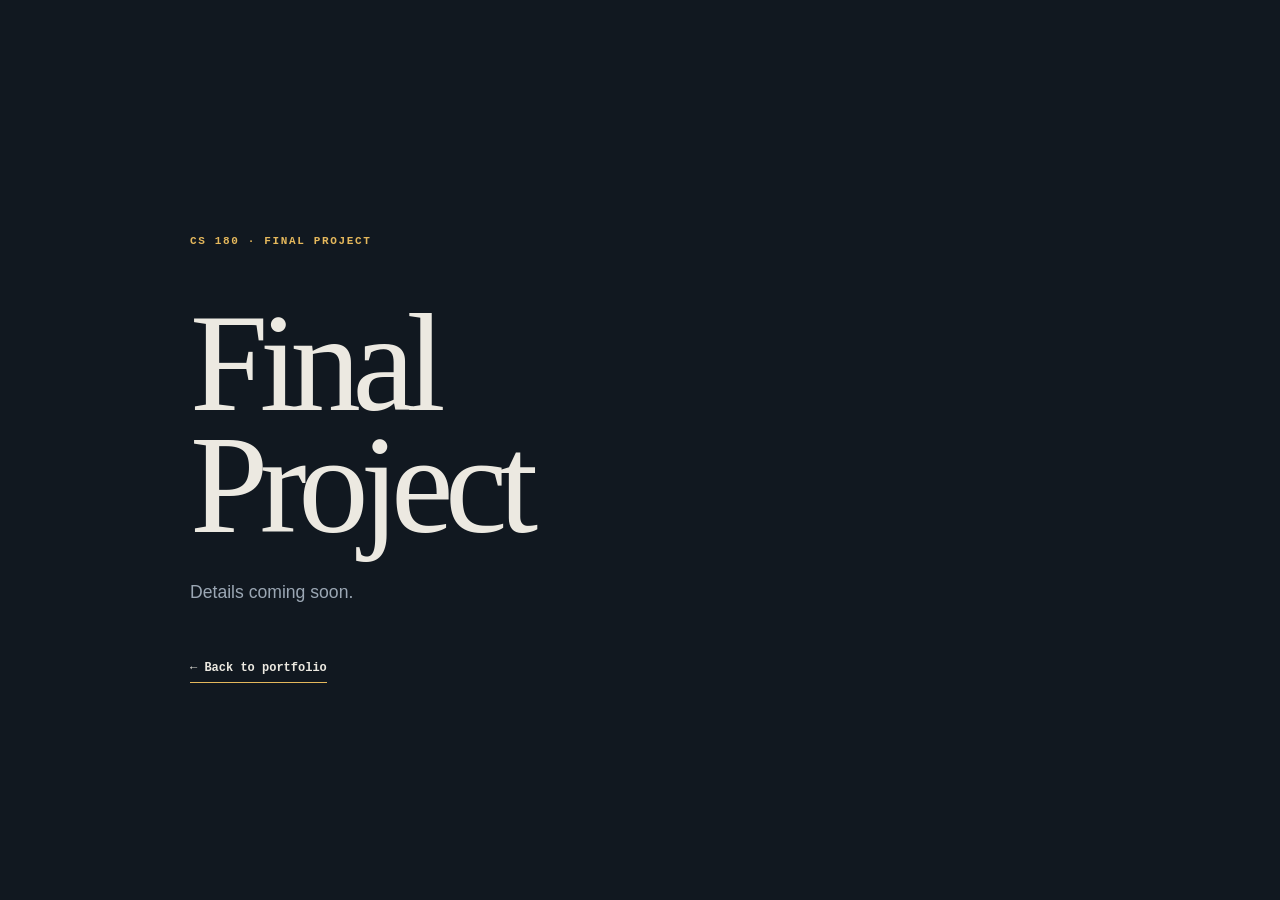
<file: final/index.html>
<!doctype html><html lang="en"><head><meta charset="utf-8"><meta name="viewport" content="width=device-width,initial-scale=1"><title>Final Project · CS 180</title><link rel="stylesheet" href="../assets/placeholder.css"></head><body><main><p>CS 180 · FINAL PROJECT</p><h1>Final<br>Project</h1><p class="note">Details coming soon.</p><a href="../">← Back to portfolio</a></main></body></html>
</file>
<file: assets/portfolio.css>
:root {
  --ink: #141414;
  --paper: #f1eee7;
  --muted: #6f6d67;
  --line: rgba(20, 20, 20, .2);
  --acid: #e8ff54;
  --serif: Georgia, "Times New Roman", serif;
  --sans: Arial, Helvetica, sans-serif;
  --mono: "Courier New", Consolas, monospace;
}

* { box-sizing: border-box; }
html { scroll-behavior: smooth; }
body {
  margin: 0;
  color: var(--ink);
  background: var(--paper);
  font: 16px/1.55 var(--sans);
}
a { color: inherit; text-decoration: none; }

.site-header {
  min-height: 70px;
  display: flex;
  align-items: center;
  justify-content: space-between;
  padding: 0 5vw;
  border-bottom: 1px solid var(--line);
  font: 700 11px/1 var(--mono);
  letter-spacing: .12em;
}
.brand { display: flex; align-items: center; gap: 13px; }
.rgb { display: inline-flex; gap: 3px; }
.rgb i { display: block; width: 5px; height: 18px; background: #3c82d2; }
.rgb i:nth-child(2) { background: #38a968; }
.rgb i:nth-child(3) { background: #da514c; }
.course-link { color: var(--muted); transition: color .2s ease; }
.course-link:hover { color: var(--ink); }

.hero {
  min-height: min(760px, calc(100vh - 70px));
  display: flex;
  flex-direction: column;
  justify-content: space-between;
  padding: clamp(64px, 10vw, 150px) 5vw 48px;
  background:
    radial-gradient(circle at 79% 16%, rgba(232,255,84,.64), transparent 24%),
    linear-gradient(117deg, transparent 0 55%, rgba(20,20,20,.045) 55% 55.2%, transparent 55.2%);
}
.kicker { margin: 0; font: 700 11px/1 var(--mono); letter-spacing: .14em; }
.hero h1 {
  max-width: 1200px;
  margin: 70px 0;
  font: 400 clamp(4.2rem, 10.7vw, 10.4rem)/.81 var(--serif);
  letter-spacing: -.07em;
}
.hero h1 em { font-weight: 400; color: transparent; -webkit-text-stroke: 1.5px var(--ink); }
.hero-foot { display: flex; align-items: end; justify-content: space-between; gap: 40px; border-top: 1px solid var(--line); padding-top: 24px; }
.hero-foot p { max-width: 550px; margin: 0; }
.coordinate { text-align: right; color: var(--muted); font: 11px/1.45 var(--mono); }

.projects { padding: clamp(80px, 10vw, 150px) 5vw; background: #151515; color: #eeeae1; }
.section-title { display: grid; grid-template-columns: 110px 1fr; align-items: baseline; margin-bottom: 54px; }
.section-title span { color: #9c9a94; font: 11px/1 var(--mono); }
.section-title h2 { margin: 0; font: 400 clamp(3rem, 7vw, 7rem)/1 var(--serif); letter-spacing: -.045em; }
.project-list { border-top: 1px solid rgba(255,255,255,.18); }
.project-row {
  display: grid;
  grid-template-columns: 110px minmax(280px, 1fr) 170px;
  gap: 24px;
  align-items: center;
  min-height: 148px;
  padding: 24px 18px 24px 0;
  border-bottom: 1px solid rgba(255,255,255,.18);
  transition: padding .25s ease, background .25s ease, color .25s ease;
}
.project-row:hover { padding-left: 18px; background: var(--acid); color: var(--ink); }
.project-row.featured { background: #202020; }
.project-row.featured:hover { background: var(--acid); }
.project-number { color: #a09e97; font: 12px/1 var(--mono); }
.project-row:hover .project-number { color: #52524c; }
.project-row h3 { margin: 0 0 7px; font: 400 clamp(1.45rem, 2.7vw, 2.6rem)/1.05 var(--serif); letter-spacing: -.025em; }
.project-row p { margin: 0; color: #9e9b94; }
.project-row:hover p { color: #4f4f49; }
.status { justify-self: end; color: #929089; font: 11px/1.4 var(--mono); text-transform: uppercase; letter-spacing: .07em; text-align: right; }
.available .status { color: #d5d3cc; }
.project-row:hover .status { color: var(--ink); }

footer { display: flex; justify-content: space-between; gap: 30px; padding: 32px 5vw; color: #77746e; font: 11px/1.5 var(--mono); }
footer p { margin: 0; }

@media (max-width: 720px) {
  .site-header { padding: 0 22px; }
  .course-link { display: none; }
  .hero, .projects { padding-left: 22px; padding-right: 22px; }
  .hero { min-height: 690px; }
  .hero h1 { font-size: clamp(3.6rem, 19vw, 6.5rem); }
  .section-title { grid-template-columns: 56px 1fr; }
  .project-row { grid-template-columns: 44px 1fr; min-height: 138px; padding-right: 0; }
  .status { display: none; }
  footer { flex-direction: column; padding-left: 22px; padding-right: 22px; }
}

@media print {
  .hero { min-height: 650px; }
  .project-row { break-inside: avoid; }
}
</file>
<file: 1/project.css>
:root {
  --ink: #e9edf1;
  --muted: #9ba7b4;
  --paper: #0b1118;
  --surface: #111a24;
  --line: rgba(214, 226, 237, .15);
  --gold: #e5b85c;
  --red: #ef6a67;
  --green: #69c58f;
  --blue: #61a7dc;
  --cream: #e8e4db;
  --display: Georgia, "Times New Roman", serif;
  --sans: Arial, Helvetica, sans-serif;
  --mono: "Courier New", Consolas, monospace;
}

* { box-sizing: border-box; }
html { scroll-behavior: smooth; }
body { margin: 0; background: var(--paper); color: var(--ink); font: 16px/1.65 var(--sans); }
a { color: inherit; text-decoration: none; }
img { display: block; width: 100%; }
h1, h2, h3, p { margin-top: 0; }

.topbar {
  position: sticky;
  top: 0;
  z-index: 50;
  min-height: 66px;
  display: flex;
  align-items: center;
  justify-content: space-between;
  padding: 0 4vw;
  border-bottom: 1px solid var(--line);
  background: rgba(11, 17, 24, .9);
  backdrop-filter: blur(18px);
}
.wordmark { display: flex; align-items: center; gap: 12px; font: 700 12px/1 var(--mono); letter-spacing: .14em; }
.rgb-mark { display: inline-flex; gap: 3px; }
.rgb-mark i { display: block; width: 5px; height: 17px; background: var(--blue); }
.rgb-mark i:nth-child(2) { background: var(--green); }
.rgb-mark i:nth-child(3) { background: var(--red); }
.topbar nav { display: flex; gap: clamp(18px, 3vw, 44px); color: var(--muted); font: 12px/1 var(--mono); }
.topbar nav a:hover { color: var(--ink); }

.hero { min-height: calc(100vh - 66px); display: grid; grid-template-columns: minmax(360px, .88fr) minmax(520px, 1.12fr); border-bottom: 1px solid var(--line); }
.hero-copy { display: flex; flex-direction: column; justify-content: center; padding: clamp(64px, 8vw, 130px) 7vw; }
.eyebrow { margin: 0 0 30px; color: var(--gold); font: 700 12px/1.3 var(--mono); letter-spacing: .16em; text-transform: uppercase; }
h1 { margin-bottom: 34px; font: 400 clamp(3.4rem, 5.25vw, 6.7rem)/.9 var(--display); letter-spacing: -.05em; }
.dek { max-width: 660px; margin-bottom: 54px; color: #bcc6cf; font-size: clamp(1.05rem, 1.35vw, 1.35rem); }
.hero-stats { display: grid; grid-template-columns: repeat(3, 1fr); max-width: 580px; border-top: 1px solid var(--line); }
.hero-stats div { padding: 24px 20px 0 0; }
.hero-stats strong { display: block; color: var(--gold); font: 400 2rem/1 var(--display); }
.hero-stats span { display: block; margin-top: 8px; color: var(--muted); font: 11px/1.3 var(--mono); text-transform: uppercase; letter-spacing: .08em; }
.hero-visual { position: relative; min-height: 650px; margin: 0; overflow: hidden; background: #222; }
.hero-visual::after { content: ""; position: absolute; inset: 0; box-shadow: inset 0 0 100px rgba(0,0,0,.3); pointer-events: none; }
.hero-visual > img { height: 100%; object-fit: cover; object-position: center; filter: saturate(.92) contrast(1.02); }
.hero-visual figcaption { position: absolute; z-index: 2; left: 26px; right: 26px; bottom: 24px; display: flex; justify-content: space-between; gap: 20px; padding: 14px 16px; background: rgba(8,13,18,.8); border: 1px solid rgba(255,255,255,.18); backdrop-filter: blur(12px); font: 11px/1.2 var(--mono); }
.offsets b:first-child { color: var(--green); }.offsets b:last-child { color: var(--red); }

.dark-section, .paper-section, .warm-section, .selected-section, .light-section { padding: clamp(76px, 9vw, 148px) 7vw; border-bottom: 1px solid var(--line); }
.dark-section { background: #0b1118; }
.pyramid-section { background: #101923; }
.paper-section, .light-section { background: var(--cream); color: #111820; }
.warm-section { background: #17130d; }
.selected-section { background: #d5d0c4; color: #111820; }

.section-label { display: flex; align-items: center; gap: 18px; margin-bottom: clamp(46px, 6vw, 80px); color: var(--muted); }
.section-label > span { color: var(--gold); font: 700 14px/1 var(--mono); }
.section-label p { flex: 1; display: flex; align-items: center; gap: 18px; margin: 0; font: 700 14px/1.15 var(--mono); letter-spacing: .12em; text-transform: uppercase; }
.section-label p::after { content: ""; height: 1px; flex: 1; background: currentColor; opacity: .24; }
.paper-section .section-label, .light-section .section-label, .selected-section .section-label { color: #64707a; }

.split-lead { display: grid; grid-template-columns: minmax(300px, .9fr) minmax(400px, 1.1fr); gap: 8vw; align-items: start; }
.split-lead.compact { margin-bottom: 58px; }
.split-lead h2, .pyramid-grid h2, .limitation h2 { margin: 0; font: 400 clamp(2.8rem, 5vw, 6rem)/.96 var(--display); letter-spacing: -.04em; }
.split-lead > p, .split-lead > div > p, .split-lead > div > div > p, .pyramid-grid p, .limitation-grid p { color: #b6c1cb; font-size: clamp(1rem, 1.25vw, 1.22rem); }
.paper-section .split-lead p, .light-section .split-lead p, .selected-section .split-lead p { color: #55616b; }
.pipeline { display: grid; grid-template-columns: 1fr auto 1fr auto 1fr; align-items: center; gap: 14px; margin-top: 48px; }
.pipeline div { min-height: 132px; padding: 18px; border: 1px solid rgba(12,17,24,.22); }
.pipeline span, .pipeline small { display: block; color: #69737c; font: 11px/1.4 var(--mono); }
.pipeline strong { display: block; margin: 16px 0 12px; font: 400 1.45rem/1 var(--display); }
.pipeline b { color: #7a838b; font-weight: 400; }
.formula { margin-top: 26px; padding: 18px 20px; border-left: 2px solid var(--gold); background: var(--surface); color: #d7dde2 !important; font: 14px/1.55 var(--mono) !important; overflow-wrap: anywhere; }
.formula.light { background: #d8d4cb; color: #27313a !important; }

.plate-story { display: grid; grid-template-columns: minmax(220px, .42fr) auto minmax(420px, 1fr); gap: 28px; align-items: center; margin-top: 72px; }
.plate-story figure { margin: 0; }
.plate-story figure > span { display: block; margin-bottom: 12px; color: #68727a; font: 700 11px/1 var(--mono); letter-spacing: .08em; }
.plate-story img { width: 100%; max-height: 720px; object-fit: cover; border: 1px solid rgba(12,17,24,.2); background: #d2cfc7; }
.raw-plate img { object-fit: contain; background: #171717; }
.plate-story figcaption { padding-top: 11px; color: #626b73; font: 12px/1.45 var(--mono); }
.plate-arrow { color: #757d84; font: 400 2rem/1 var(--display); }
.implementation-note { display: grid; grid-template-columns: .85fr 1.15fr; gap: 32px; margin-top: 52px; padding: 28px; border: 1px solid rgba(12,17,24,.2); background: rgba(255,255,255,.24); }
.implementation-note > div > span { color: #8a6425; font: 700 11px/1 var(--mono); letter-spacing: .09em; }
.implementation-note h3 { margin: 12px 0 10px; font: 400 1.5rem/1.1 var(--display); }
.implementation-note p { margin: 0; color: #56616a; font-size: 14px; }
.implementation-note pre { margin: 0; padding: 19px 21px; overflow-x: auto; background: #17202a; color: #dce4ea; border-left: 2px solid var(--gold); font: 13px/1.6 var(--mono); white-space: pre-wrap; }
.dark-note { border-color: var(--line); background: rgba(255,255,255,.025); }
.dark-note h3 { color: var(--ink); }
.dark-note p { color: #aeb9c2; }
.light-note { margin-bottom: 54px; }

.image-grid.three { display: grid; grid-template-columns: repeat(3, 1fr); gap: 20px; }
.image-card { margin: 0; background: var(--surface); border: 1px solid var(--line); }
.image-card img { aspect-ratio: 1.08; object-fit: cover; }
.image-card figcaption { padding: 18px; }
.image-card figcaption div { display: flex; align-items: baseline; gap: 12px; }
.image-card figcaption span { color: var(--gold); font: 11px/1 var(--mono); }
.image-card h3 { margin: 0; font: 400 1.45rem/1.1 var(--display); }
.image-card figcaption p { margin: 12px 0 0; color: #aeb8c1; font: 11px/1.3 var(--mono); }

.pyramid-grid { display: grid; grid-template-columns: 1.1fr .9fr; gap: 9vw; align-items: center; }
.pyramid-diagram { display: flex; flex-direction: column; align-items: center; gap: 13px; padding: 52px 34px; background: #0a1118; border: 1px solid var(--line); }
.pyramid-diagram div { height: clamp(42px, 5.6vw, 76px); display: grid; place-items: center; border: 1px solid rgba(229,184,92,.5); background: linear-gradient(90deg, rgba(97,167,220,.16), rgba(105,197,143,.12), rgba(239,106,103,.16)); color: #cad3da; font: 11px/1 var(--mono); letter-spacing: .06em; }
.pyramid-grid p { margin: 34px 0; }
.facts { list-style: none; margin: 0; padding: 0; border-top: 1px solid var(--line); }
.facts li { display: flex; justify-content: space-between; gap: 24px; padding: 13px 0; border-bottom: 1px solid var(--line); font: 12px/1.4 var(--mono); }
.facts span { color: var(--muted); text-align: right; }

.metric-examples { display: grid; grid-template-columns: repeat(3, 1fr); gap: 20px; margin: 10px 0 56px; }
.metric-examples figure { margin: 0; border: 1px solid rgba(12,17,24,.18); background: #f1eee7; }
.metric-examples figure > span { display: block; padding: 12px 14px; color: #5d6670; font: 700 11px/1 var(--mono); text-transform: uppercase; }
.metric-examples img { aspect-ratio: 1.14; object-fit: cover; }
.metric-examples figcaption { padding: 13px 14px; color: #4c565f; font: 11px/1.4 var(--mono); }
.metric-table-wrap { overflow-x: auto; border: 1px solid rgba(12,17,24,.18); }
table { width: 100%; min-width: 720px; border-collapse: collapse; color: #2d3740; font: 12px/1.35 var(--mono); }
th, td { padding: 11px 14px; border-bottom: 1px solid rgba(12,17,24,.13); text-align: right; white-space: nowrap; }
th:first-child, td:first-child { text-align: left; }
thead { background: #222b33; color: #edf0f2; }
tbody tr:nth-child(even) { background: rgba(255,255,255,.28); }
.warn { color: #ad3d36; font-weight: 700; }
.table-note { margin: 14px 0 0; color: #606a73; font-size: 13px; }

.comparison-grid { display: grid; grid-template-columns: 1fr 1fr; gap: 22px; }
.comparison-grid figure { position: relative; margin: 0; overflow: hidden; background: var(--surface); border: 1px solid var(--line); }
.comparison-grid figure > img { aspect-ratio: 1.2; object-fit: cover; }
.tag { position: absolute; z-index: 2; top: 16px; left: 16px; padding: 8px 11px; background: rgba(7,11,15,.86); border: 1px solid rgba(255,255,255,.2); font: 700 10px/1 var(--mono); text-transform: uppercase; letter-spacing: .08em; }
.tag.bad { color: #f2a9a6; }.tag.good { color: #8ed8a9; }
.comparison-grid figcaption { display: flex; justify-content: space-between; gap: 20px; padding: 17px 18px; }
.comparison-grid figcaption strong { font: 13px/1.4 var(--mono); }
.comparison-grid figcaption span { color: var(--muted); font-size: 13px; text-align: right; }
.comparison-subsection { max-width: 820px; margin: 58px 0 24px; }
.comparison-subsection > span { color: var(--gold); font: 700 12px/1 var(--mono); letter-spacing: .1em; }
.comparison-subsection h3 { margin: 13px 0 12px; font: 400 clamp(1.7rem, 2.5vw, 2.65rem)/1.08 var(--display); }
.comparison-subsection p { margin: 0; color: #b6c1cb; font-size: 1rem; }
.decision-rule { display: grid; grid-template-columns: auto 1fr; gap: 22px; margin-top: 28px; padding: 18px 0; border-top: 1px solid var(--line); border-bottom: 1px solid var(--line); }
.decision-rule span { color: var(--gold); font: 11px/1.5 var(--mono); }
.decision-rule p { margin: 0; color: #c1cad1; font-size: 14px; }

.results .split-lead { margin-bottom: 68px; }
.results-grid { display: grid; grid-template-columns: repeat(3, 1fr); gap: 48px 22px; }
.results-grid figure { margin: 0; }
.results-grid img { aspect-ratio: 1.13; object-fit: cover; background: #c8c5bd; transition: transform .45s ease; }
.results-grid figure:hover img { transform: scale(1.018); }
.results-grid figcaption { display: flex; justify-content: space-between; gap: 12px; padding-top: 13px; border-top: 1px solid rgba(12,17,24,.2); }
.results-grid h3 { margin: 0; font: 400 1.32rem/1.1 var(--display); }
.results-grid p { margin: 2px 0 0; color: #505c65; font: 10px/1.3 var(--mono); text-align: right; }

.selected-grid { display: grid; grid-template-columns: repeat(12, 1fr); gap: 28px; }
.selected-grid figure { margin: 0; background: #ece8de; border: 1px solid rgba(12,17,24,.18); }
.selected-grid figure:nth-child(1) { grid-column: 1 / 8; }
.selected-grid figure:nth-child(2) { grid-column: 8 / 13; margin-top: 100px; }
.selected-grid figure:nth-child(3) { grid-column: 3 / 11; margin-top: 24px; }
.selected-grid img { aspect-ratio: 1.18; object-fit: cover; }
.selected-grid figcaption { display: flex; justify-content: space-between; gap: 18px; padding: 18px; }
.selected-grid figcaption span { display: block; margin-bottom: 9px; color: #8a6425; font: 11px/1 var(--mono); }
.selected-grid h3 { margin: 0; font: 400 1.45rem/1.1 var(--display); }
.selected-grid figcaption p { margin: 3px 0 0; color: #59636b; font: 10px/1.3 var(--mono); text-align: right; }
.custom-table { margin-top: 58px; }

.limitation-grid { display: grid; grid-template-columns: 1.08fr .92fr; gap: 7vw; align-items: center; }
.limitation-grid > img { max-height: 680px; object-fit: cover; border: 1px solid var(--line); }
.limitation-grid > div > p { margin: 34px 0; }

footer { display: flex; justify-content: space-between; gap: 28px; padding: 38px 7vw; background: #070b10; color: #818d98; font: 11px/1.5 var(--mono); }
footer p { margin: 0; }
footer a { color: var(--ink); }

@media (max-width: 980px) {
  .hero { grid-template-columns: 1fr; }
  .hero-copy { min-height: 680px; }
  .hero-visual { min-height: 74vh; }
  .split-lead, .pyramid-grid, .limitation-grid, .plate-story, .implementation-note { grid-template-columns: 1fr; gap: 42px; }
  .plate-arrow { transform: rotate(90deg); justify-self: center; }
  .raw-plate img { max-height: 620px; }
  .results-grid { grid-template-columns: repeat(2, 1fr); }
  .selected-grid figure:nth-child(1) { grid-column: 1 / 8; }
  .selected-grid figure:nth-child(2) { grid-column: 8 / 13; margin-top: 60px; }
  .selected-grid figure:nth-child(3) { grid-column: 2 / 12; }
}

@media (max-width: 680px) {
  .topbar { position: relative; padding: 0 20px; }
  .topbar nav { display: none; }
  .hero-copy, .dark-section, .paper-section, .warm-section, .selected-section, .light-section { padding-left: 22px; padding-right: 22px; }
  .hero-copy { min-height: auto; padding-top: 76px; padding-bottom: 76px; }
  .hero-visual { min-height: 68vh; }
  h1 { font-size: clamp(3.5rem, 17vw, 5rem); }
  .hero-stats { grid-template-columns: 1fr; }
  .hero-stats div { padding-bottom: 16px; }
  .pipeline { grid-template-columns: 1fr; }
  .pipeline > b { transform: rotate(90deg); justify-self: center; }
  .image-grid.three, .metric-examples, .comparison-grid, .results-grid { grid-template-columns: 1fr; }
  .comparison-grid figcaption, .results-grid figcaption, .selected-grid figcaption { flex-direction: column; }
  .comparison-grid figcaption span, .results-grid p, .selected-grid figcaption p { text-align: left; }
  .selected-grid { display: block; }
  .selected-grid figure { margin: 0 0 24px !important; }
  footer { flex-direction: column; }
}

@media print {
  .topbar { position: static; }
  .dark-section, .paper-section, .warm-section, .selected-section, .light-section { padding-top: 64px; padding-bottom: 64px; }
  figure, table { break-inside: avoid; }
}
</file>
<file: 2/project.css>
:root {
  --bg:#f8fafc;
  --card:#ffffff;
  --ink:#0f172a;
  --body:#475569;
  --muted:#64748b;
  --blue:#2563eb;
  --cyan:#06b6d4;
  --green:#10b981;
  --pale:#eff6ff;
  --soft:#f1f5f9;
  --line:#e2e8f0;
  --shadow:0 4px 20px -2px rgba(15,23,42,.05),0 2px 6px -1px rgba(15,23,42,.02);
  --radius:14px;
}

* { box-sizing:border-box; }
html { scroll-behavior:smooth; }
body { margin:0; padding:48px 24px; color:var(--ink); background:var(--bg); font-family:"Plus Jakarta Sans",-apple-system,BlinkMacSystemFont,sans-serif; line-height:1.65; }
img { display:block; width:100%; height:auto; }
a { color:inherit; }
code,pre { font-family:"JetBrains Mono",monospace; }
.topbar,.hero,.overview,.chapter,.learning,.credits,footer { width:min(1100px,100%); margin-inline:auto; }

.topbar { position:sticky; top:14px; z-index:20; display:flex; align-items:center; justify-content:space-between; gap:24px; min-height:54px; margin-bottom:24px; padding:10px 16px; color:var(--ink); background:rgba(255,255,255,.94); border:1px solid var(--line); border-radius:12px; box-shadow:var(--shadow); backdrop-filter:blur(12px); }
.brand { padding:9px 13px; color:#fff; background:rgba(15,23,42,.92); border-radius:999px; font:600 .72rem/1 "JetBrains Mono",monospace; text-decoration:none; letter-spacing:.04em; }
.brand:hover { background:var(--blue); }
.topbar nav { display:flex; gap:8px; flex-wrap:wrap; }
.topbar nav a { padding:7px 10px; color:var(--body); border-radius:8px; font:600 .7rem/1 "JetBrains Mono",monospace; text-decoration:none; text-transform:uppercase; }
.topbar nav a:hover { color:var(--blue); background:var(--pale); }

.hero { position:relative; display:grid; grid-template-columns:.9fr 1.1fr; gap:38px; align-items:center; min-height:0; margin-bottom:36px; padding:40px; color:var(--ink); background:var(--card); border:1px solid var(--line); border-radius:var(--radius); box-shadow:var(--shadow); overflow:hidden; }
.hero::before { content:""; position:absolute; inset:0 0 auto; height:4px; background:linear-gradient(90deg,#3b82f6,var(--cyan),var(--green)); }
.hero-copy,.hero-image { position:relative; z-index:1; }
.eyebrow,.section-kicker,.part-label { font-family:"JetBrains Mono",monospace; font-size:.72rem; font-weight:600; letter-spacing:.08em; text-transform:uppercase; }
.eyebrow { display:inline-block; margin:0 0 14px; padding:5px 10px; color:var(--blue); background:var(--pale); border-radius:999px; }
.hero h1 { margin:0 0 18px; font-size:clamp(2.8rem,5.3vw,5.4rem); line-height:.98; letter-spacing:-.055em; }
.hero h1 em { color:var(--blue); font-style:normal; }
.lede { margin:0; color:var(--body); font-size:1.02rem; line-height:1.75; }
.hero-meta { display:flex; flex-wrap:wrap; gap:10px; margin-top:28px; }
.hero-meta span { padding:7px 12px; color:var(--body); background:var(--soft); border:1px solid var(--line); border-radius:8px; font-size:.75rem; }
.hero-meta b { color:var(--ink); }
.hero-image { margin:0; padding:12px; background:var(--bg); border:1px solid var(--line); border-radius:12px; }
.hero-image img { max-height:570px; object-fit:contain; border-radius:8px; }
.hero-image figcaption { display:flex; justify-content:space-between; gap:12px; padding:10px 2px 0; font:600 .64rem/1.45 "JetBrains Mono",monospace; }
.frequency-rule { display:none; }

.overview { margin-bottom:36px; padding:36px; background:var(--card); border:1px solid var(--line); border-radius:var(--radius); box-shadow:var(--shadow); }
.section-kicker { color:var(--blue); }
.overview-grid { display:grid; grid-template-columns:repeat(3,1fr); gap:16px; margin-top:22px; }
.overview-grid article { padding:22px; background:var(--bg); border:1px solid var(--line); border-radius:12px; transition:transform .2s ease,box-shadow .2s ease; }
.overview-grid article:hover { transform:translateY(-3px); box-shadow:0 8px 16px rgba(15,23,42,.08); }
.overview-grid span { color:var(--blue); font:600 .7rem/1 "JetBrains Mono",monospace; }
.overview-grid h2 { margin:18px 0 6px; font-size:1.5rem; letter-spacing:-.03em; }
.overview-grid p { margin:0; color:var(--body); font-size:.9rem; }

.chapter { margin-bottom:36px; padding:36px; color:var(--ink); background:var(--card); border:1px solid var(--line); border-radius:var(--radius); box-shadow:var(--shadow); }
.chapter-head { display:grid; grid-template-columns:max-content minmax(0,1fr); gap:18px; align-items:baseline; padding-bottom:28px; border-bottom:1px solid var(--line); }
.chapter-head>div span { color:var(--blue); font:700 .9rem/1 "JetBrains Mono",monospace; letter-spacing:.07em; }
.chapter-head>div p { margin:8px 0 0; color:var(--muted); }
.chapter-head h2 { margin:0; font-size:clamp(2rem,4.2vw,3.8rem); line-height:1.02; letter-spacing:-.045em; }
.chapter-head h2::before { content:""; display:inline-block; width:5px; height:.78em; margin-right:12px; background:var(--blue); border-radius:4px; }
.chapter-head h2 small { display:block; margin:10px 0 0 20px; color:var(--muted); font-size:.36em; font-weight:600; letter-spacing:0; }
.applications-head { margin-bottom:34px; padding:0 0 22px; }
.applications-head h2 { font-size:clamp(2.35rem,4.8vw,4.3rem); }

.story { display:grid; grid-template-columns:minmax(250px,.72fr) minmax(420px,1.28fr); gap:30px; padding:42px 0; border-bottom:1px solid var(--line); }
.story:last-child { border-bottom:0; padding-bottom:0; }
.story-copy h3,.support-head h3,.feature-title h3 { margin:5px 0 16px; font-size:clamp(1.7rem,3vw,2.8rem); line-height:1.05; letter-spacing:-.04em; }
.story-copy p,.feature-copy,.supporting>p,.split-intro p,.gallery-notes p { color:var(--body); font-size:.95rem; line-height:1.75; }
.part-label { color:var(--blue); }
.section-number { margin-bottom:0; font-size:.9rem; font-weight:700; }
.wide-copy { grid-column:1/-1; max-width:920px; }
.code { align-self:start; margin:0; padding:20px 22px; overflow-x:auto; color:#dbeafe; background:var(--ink); border:1px solid #273449; border-radius:10px; font-size:.76rem; line-height:1.75; }
.code-grid { display:grid; grid-template-columns:repeat(2,minmax(0,1fr)); gap:16px; }
.code-grid>div,.comparison-box>div { min-width:0; }
.code-grid h4,.comparison-box h4,.before-after-card h4 { margin:0 0 10px; color:var(--ink); font-size:.88rem; }
.code-grid .code { height:100%; max-height:520px; }
.comparison-box { display:grid; grid-template-columns:.75fr 1.25fr; gap:18px; padding:20px; background:var(--bg); border:1px solid var(--line); border-radius:10px; }
.comparison-box p { margin:0; color:var(--body); font-size:.9rem; line-height:1.75; }
.compact-code { font-size:.72rem; }
figure { margin:0; padding:10px; background:#fff; border:1px solid var(--line); border-radius:10px; overflow:hidden; }
figure img { background:var(--soft); border-radius:7px; }
figcaption { padding:9px 3px 1px; color:var(--muted); font:500 .72rem/1.5 "JetBrains Mono",monospace; }
.full-figure { grid-column:1/-1; }
.full-figure img { max-height:760px; object-fit:contain; }
.split-story figure:not(.full-figure) { align-self:center; }
.figure-grid { grid-column:1/-1; display:grid; gap:16px; }
.figure-grid.two { grid-template-columns:repeat(2,minmax(0,1fr)); }
.figure-grid.three { grid-template-columns:repeat(3,minmax(0,1fr)); }
.figure-grid img { height:100%; max-height:570px; object-fit:contain; }
.source-tag { display:inline-block; margin-top:10px; padding:5px 10px; color:var(--blue)!important; background:var(--pale); border:1px solid #bfdbfe; border-radius:999px; font:600 .64rem/1 "JetBrains Mono",monospace; letter-spacing:.04em; }

.formula-band,.blend-equation { display:flex; align-items:center; justify-content:space-between; gap:25px; margin-top:28px; padding:24px; color:var(--ink); background:var(--bg); border:1px solid var(--line); border-left:4px solid var(--blue); border-radius:10px; }
.formula-band p,.blend-equation p { margin:0; color:var(--ink); font-size:clamp(1.25rem,2.3vw,2rem); font-weight:600; }
.formula-band span,.blend-equation span { max-width:390px; color:var(--body); font-size:.8rem; }
.dark-frame { background:#fff; }
.personal-study { align-items:center; }
.before-after-grid { display:grid; grid-template-columns:1fr 1fr; gap:18px; }
.before-after-card { padding:18px; background:var(--bg); border:1px solid var(--line); border-radius:10px; }
.before-after-card>div { display:grid; grid-template-columns:1fr 1fr; gap:10px; }
.before-after-card figure { padding:7px; }
.before-after-card img { height:340px; object-fit:contain; }
.split-intro { display:grid; grid-template-columns:1fr 1fr; gap:26px; padding:28px 0; }
.split-intro>p,.split-intro>div { margin:0; padding:22px; background:var(--bg); border:1px solid var(--line); border-radius:10px; }
.equation { color:var(--ink)!important; font-size:clamp(1.25rem,2.2vw,2rem)!important; font-weight:600; }
.feature-hybrid,.blend-feature { margin-top:20px; padding:38px 24px; background:var(--bg); border:1px solid var(--line); border-left:4px solid var(--blue); border-radius:12px; }
.feature-title { display:flex; justify-content:space-between; align-items:start; gap:24px; }
.feature-copy { max-width:940px; }
.unequal { grid-template-columns:1.5fr .7fr!important; align-items:stretch; margin:20px 0; }
.final-card,.warm { background:#fff; }
.supporting { padding:38px 0; border-top:1px solid var(--line); }
.support-head { display:grid; grid-template-columns:.7fr 1.3fr; gap:30px; align-items:end; margin-bottom:22px; }
.support-head h3 { margin:0; }
.supporting>p { max-width:940px; margin-bottom:24px; }
.rock-cat-supplement,.expression-layout,.large-figure-stack { display:grid; gap:16px; }
.rock-cat-supplement>figure,.expression-layout>figure { max-width:900px; margin-inline:auto; }
.large-figure-stack figure { width:100%; }
.large-figure-stack img { max-height:560px; object-fit:contain; }
.expression-layout>.figure-grid { width:100%; }
.expression-layout>.figure-grid img { min-height:420px; }
.course-example { margin-inline:-18px; padding-inline:18px; background:#f8fbff; border-radius:10px; }
.cutoff-note,.bells { display:grid; grid-template-columns:.6fr 1.4fr; gap:30px; margin-top:28px; padding:24px; color:var(--ink); background:var(--pale); border:1px solid #bfdbfe; border-left:4px solid var(--blue); border-radius:10px; }
.cutoff-note h3 { margin:0; font-size:1.25rem; }
.cutoff-note p,.bells p { margin:0; color:var(--body); line-height:1.75; }
.paper>.full-figure { margin-top:24px; }
.figure-342 { max-width:790px; margin:28px auto 0; }
.blend-feature { margin-top:38px; }
.gallery-section { padding:38px 0 0; border-top:1px solid var(--line); }
.result-grid { display:grid; grid-template-columns:repeat(3,minmax(0,1fr)); gap:16px; }
.result-grid figure { transition:transform .2s ease,box-shadow .2s ease; }
.result-grid figure:hover { transform:translateY(-3px); box-shadow:0 8px 16px rgba(15,23,42,.08); }
.result-grid img { aspect-ratio:1/1; object-fit:cover; }
.result-grid figcaption { display:flex; flex-direction:column; gap:3px; }
.result-grid figcaption b { color:var(--ink); font:700 .9rem/1.4 "Plus Jakarta Sans",sans-serif; }
.gallery-notes { display:grid; grid-template-columns:repeat(3,1fr); gap:16px; margin:22px 0 30px; }
.gallery-notes p { margin:0; padding:18px; background:var(--bg); border:1px solid var(--line); border-radius:10px; }
.custom-blend-list { display:grid; gap:22px; }
.custom-blend-case { padding:22px; background:var(--bg); border:1px solid var(--line); border-radius:12px; }
.custom-blend-copy { display:grid; grid-template-columns:180px 1fr; gap:18px; align-items:baseline; margin-bottom:16px; }
.custom-blend-copy h4 { margin:0; font-size:1.2rem; letter-spacing:-.025em; }
.custom-blend-copy p { margin:0; color:var(--body); font-size:.9rem; line-height:1.7; }
.custom-blend-visuals { display:grid; grid-template-columns:1fr 1fr; gap:14px; }
.custom-blend-visuals figure { min-width:0; }
.custom-blend-visuals img { width:100%; height:330px; object-fit:contain; }
.bells span { color:var(--blue); font:600 .72rem/1.5 "JetBrains Mono",monospace; }

.learning { margin-bottom:36px; padding:38px; background:var(--card); border:1px solid var(--line); border-radius:var(--radius); box-shadow:var(--shadow); }
.learning blockquote { margin:20px 0 26px; padding:22px 24px; color:var(--ink); background:var(--bg); border-left:4px solid var(--blue); border-radius:10px; font-size:clamp(1.5rem,3.2vw,2.5rem); font-weight:700; line-height:1.3; letter-spacing:-.03em; }
.learning>p:last-child { max-width:850px; margin:0; color:var(--body); font-size:.98rem; line-height:1.8; }
.credits { display:grid; grid-template-columns:1fr 1fr; gap:34px; margin-bottom:22px; padding:32px 36px; color:var(--body); background:var(--card); border:1px solid var(--line); border-radius:var(--radius); box-shadow:var(--shadow); }
.credits h2 { margin:0 0 10px; color:var(--ink); font-size:1rem; }
.credits p,.credits li { font-size:.82rem; line-height:1.65; }
.credits ul { margin:0; padding-left:1.2rem; }
.credits a { color:var(--blue); }
footer { display:flex; justify-content:space-between; padding:18px 4px 0; color:var(--muted); font-size:.72rem; }
footer a { color:var(--blue); font-family:"JetBrains Mono",monospace; font-weight:600; text-decoration:none; }

@media (max-width:820px) {
  body { padding:24px 14px; }
  .topbar { top:8px; }
  .topbar nav { display:none; }
  .hero { grid-template-columns:1fr; padding:28px; }
  .overview-grid,.figure-grid.three,.result-grid,.gallery-notes { grid-template-columns:repeat(2,1fr); }
  .story,.support-head,.cutoff-note,.bells,.credits { grid-template-columns:1fr; }
  .story { gap:24px; }
  .figure-grid.two,.split-intro,.unequal,.code-grid,.comparison-box,.before-after-grid { grid-template-columns:1fr!important; }
  .feature-title { display:block; }
  .custom-blend-copy { grid-template-columns:1fr; gap:4px; }
  .formula-band,.blend-equation { align-items:flex-start; flex-direction:column; }
}

@media (max-width:540px) {
  .hero,.overview,.chapter,.learning,.credits { padding:22px; }
  .hero h1 { font-size:2.55rem; }
  .overview-grid,.figure-grid.three,.result-grid,.gallery-notes { grid-template-columns:1fr; }
  .chapter-head h2 { font-size:2rem; }
  .story,.supporting { padding-block:30px; }
  .feature-hybrid,.blend-feature { padding:26px 16px; }
  .before-after-card>div { grid-template-columns:1fr; }
  .chapter-head { grid-template-columns:1fr; gap:8px; }
  .custom-blend-visuals { grid-template-columns:1fr; }
  .custom-blend-visuals img { height:auto; }
  .before-after-card img,.expression-layout>.figure-grid img { height:auto; min-height:0; }
  footer { flex-direction:column; gap:8px; }
}
</file>
<file: 3/project.css>
:root {
  --bg:#f8fafc;
  --card:#ffffff;
  --ink:#0f172a;
  --body:#475569;
  --muted:#64748b;
  --blue:#2563eb;
  --cyan:#06b6d4;
  --green:#10b981;
  --pale:#eff6ff;
  --soft:#f1f5f9;
  --line:#e2e8f0;
  --shadow:0 4px 20px -2px rgba(15,23,42,.05),0 2px 6px -1px rgba(15,23,42,.02);
  --radius:14px;
}

* { box-sizing:border-box; }
html { scroll-behavior:smooth; }
body { margin:0; padding:48px 24px; color:var(--ink); background:var(--bg); font-family:"Plus Jakarta Sans",-apple-system,BlinkMacSystemFont,sans-serif; line-height:1.65; }
img { display:block; width:100%; height:auto; }
a { color:inherit; }
code,pre { font-family:"JetBrains Mono",monospace; }
.topbar,.hero,.overview,.chapter,.learning,.credits,footer { width:min(1100px,100%); margin-inline:auto; }

.topbar { position:sticky; top:14px; z-index:20; display:flex; align-items:center; justify-content:space-between; gap:24px; min-height:54px; margin-bottom:24px; padding:10px 16px; color:var(--ink); background:rgba(255,255,255,.94); border:1px solid var(--line); border-radius:12px; box-shadow:var(--shadow); backdrop-filter:blur(12px); }
.brand { padding:9px 13px; color:#fff; background:rgba(15,23,42,.92); border-radius:999px; font:600 .72rem/1 "JetBrains Mono",monospace; text-decoration:none; letter-spacing:.04em; }
.brand:hover { background:var(--blue); }
.topbar nav { display:flex; gap:8px; flex-wrap:wrap; }
.topbar nav a { padding:7px 10px; color:var(--body); border-radius:8px; font:600 .7rem/1 "JetBrains Mono",monospace; text-decoration:none; text-transform:uppercase; }
.topbar nav a:hover { color:var(--blue); background:var(--pale); }

.hero { position:relative; display:grid; grid-template-columns:.9fr 1.1fr; gap:38px; align-items:center; min-height:0; margin-bottom:36px; padding:40px; color:var(--ink); background:var(--card); border:1px solid var(--line); border-radius:var(--radius); box-shadow:var(--shadow); overflow:hidden; }
.hero::before { content:""; position:absolute; inset:0 0 auto; height:4px; background:linear-gradient(90deg,#3b82f6,var(--cyan),var(--green)); }
.hero-copy,.hero-image { position:relative; z-index:1; }
.eyebrow,.section-kicker,.part-label { font-family:"JetBrains Mono",monospace; font-size:.72rem; font-weight:600; letter-spacing:.08em; text-transform:uppercase; }
.eyebrow { display:inline-block; margin:0 0 14px; padding:5px 10px; color:var(--blue); background:var(--pale); border-radius:999px; }
.hero h1 { margin:0 0 18px; font-size:clamp(2.8rem,5.3vw,5.4rem); line-height:.98; letter-spacing:-.055em; }
.hero h1 em { color:var(--blue); font-style:normal; }
.lede { margin:0; color:var(--body); font-size:1.02rem; line-height:1.75; }
.hero-meta { display:flex; flex-wrap:wrap; gap:10px; margin-top:28px; }
.hero-meta span { padding:7px 12px; color:var(--body); background:var(--soft); border:1px solid var(--line); border-radius:8px; font-size:.75rem; }
.hero-meta b { color:var(--ink); }
.hero-image { margin:0; padding:12px; background:var(--bg); border:1px solid var(--line); border-radius:12px; }
.hero-image img { max-height:570px; object-fit:contain; border-radius:8px; }
.hero-image figcaption { display:flex; justify-content:space-between; gap:12px; padding:10px 2px 0; font:600 .64rem/1.45 "JetBrains Mono",monospace; }
.frequency-rule { display:none; }

.overview { margin-bottom:36px; padding:36px; background:var(--card); border:1px solid var(--line); border-radius:var(--radius); box-shadow:var(--shadow); }
.section-kicker { color:var(--blue); }
.overview-grid { display:grid; grid-template-columns:repeat(3,1fr); gap:16px; margin-top:22px; }
.overview-grid article { padding:22px; background:var(--bg); border:1px solid var(--line); border-radius:12px; transition:transform .2s ease,box-shadow .2s ease; }
.overview-grid article:hover { transform:translateY(-3px); box-shadow:0 8px 16px rgba(15,23,42,.08); }
.overview-grid span { color:var(--blue); font:600 .7rem/1 "JetBrains Mono",monospace; }
.overview-grid h2 { margin:18px 0 6px; font-size:1.5rem; letter-spacing:-.03em; }
.overview-grid p { margin:0; color:var(--body); font-size:.9rem; }

.chapter { margin-bottom:36px; padding:36px; color:var(--ink); background:var(--card); border:1px solid var(--line); border-radius:var(--radius); box-shadow:var(--shadow); }
.chapter-head { display:grid; grid-template-columns:max-content minmax(0,1fr); gap:18px; align-items:baseline; padding-bottom:28px; border-bottom:1px solid var(--line); }
.chapter-head>div span { color:var(--blue); font:700 .9rem/1 "JetBrains Mono",monospace; letter-spacing:.07em; }
.chapter-head>div p { margin:8px 0 0; color:var(--muted); }
.chapter-head h2 { margin:0; font-size:clamp(2rem,4.2vw,3.8rem); line-height:1.02; letter-spacing:-.045em; }
.chapter-head h2::before { content:""; display:inline-block; width:5px; height:.78em; margin-right:12px; background:var(--blue); border-radius:4px; }
.chapter-head h2 small { display:block; margin:10px 0 0 20px; color:var(--muted); font-size:.36em; font-weight:600; letter-spacing:0; }
.applications-head { margin-bottom:34px; padding:0 0 22px; }
.applications-head h2 { font-size:clamp(2.35rem,4.8vw,4.3rem); }

.story { display:grid; grid-template-columns:minmax(250px,.72fr) minmax(420px,1.28fr); gap:30px; padding:42px 0; border-bottom:1px solid var(--line); }
.story:last-child { border-bottom:0; padding-bottom:0; }
.story-copy h3,.support-head h3,.feature-title h3 { margin:5px 0 16px; font-size:clamp(1.7rem,3vw,2.8rem); line-height:1.05; letter-spacing:-.04em; }
.story-copy p,.feature-copy,.supporting>p,.split-intro p,.gallery-notes p { color:var(--body); font-size:.95rem; line-height:1.75; }
.part-label { color:var(--blue); }
.section-number { margin-bottom:0; font-size:.9rem; font-weight:700; }
.wide-copy { grid-column:1/-1; max-width:920px; }
.code { align-self:start; margin:0; padding:20px 22px; overflow-x:auto; color:#dbeafe; background:var(--ink); border:1px solid #273449; border-radius:10px; font-size:.76rem; line-height:1.75; }
.code-grid { display:grid; grid-template-columns:repeat(2,minmax(0,1fr)); gap:16px; }
.code-grid>div,.comparison-box>div { min-width:0; }
.code-grid h4,.comparison-box h4,.before-after-card h4 { margin:0 0 10px; color:var(--ink); font-size:.88rem; }
.code-grid .code { height:100%; max-height:520px; }
.comparison-box { display:grid; grid-template-columns:.75fr 1.25fr; gap:18px; padding:20px; background:var(--bg); border:1px solid var(--line); border-radius:10px; }
.comparison-box p { margin:0; color:var(--body); font-size:.9rem; line-height:1.75; }
.compact-code { font-size:.72rem; }
figure { margin:0; padding:10px; background:#fff; border:1px solid var(--line); border-radius:10px; overflow:hidden; }
figure img { background:var(--soft); border-radius:7px; }
figcaption { padding:9px 3px 1px; color:var(--muted); font:500 .72rem/1.5 "JetBrains Mono",monospace; }
.full-figure { grid-column:1/-1; }
.full-figure img { max-height:760px; object-fit:contain; }
.split-story figure:not(.full-figure) { align-self:center; }
.figure-grid { grid-column:1/-1; display:grid; gap:16px; }
.figure-grid.two { grid-template-columns:repeat(2,minmax(0,1fr)); }
.figure-grid.three { grid-template-columns:repeat(3,minmax(0,1fr)); }
.figure-grid img { height:100%; max-height:570px; object-fit:contain; }
.source-tag { display:inline-block; margin-top:10px; padding:5px 10px; color:var(--blue)!important; background:var(--pale); border:1px solid #bfdbfe; border-radius:999px; font:600 .64rem/1 "JetBrains Mono",monospace; letter-spacing:.04em; }

.formula-band,.blend-equation { display:flex; align-items:center; justify-content:space-between; gap:25px; margin-top:28px; padding:24px; color:var(--ink); background:var(--bg); border:1px solid var(--line); border-left:4px solid var(--blue); border-radius:10px; }
.formula-band p,.blend-equation p { margin:0; color:var(--ink); font-size:clamp(1.25rem,2.3vw,2rem); font-weight:600; }
.formula-band span,.blend-equation span { max-width:390px; color:var(--body); font-size:.8rem; }
.dark-frame { background:#fff; }
.personal-study { align-items:center; }
.before-after-grid { display:grid; grid-template-columns:1fr 1fr; gap:18px; }
.before-after-card { padding:18px; background:var(--bg); border:1px solid var(--line); border-radius:10px; }
.before-after-card>div { display:grid; grid-template-columns:1fr 1fr; gap:10px; }
.before-after-card figure { padding:7px; }
.before-after-card img { height:340px; object-fit:contain; }
.split-intro { display:grid; grid-template-columns:1fr 1fr; gap:26px; padding:28px 0; }
.split-intro>p,.split-intro>div { margin:0; padding:22px; background:var(--bg); border:1px solid var(--line); border-radius:10px; }
.equation { color:var(--ink)!important; font-size:clamp(1.25rem,2.2vw,2rem)!important; font-weight:600; }
.feature-hybrid,.blend-feature { margin-top:20px; padding:38px 24px; background:var(--bg); border:1px solid var(--line); border-left:4px solid var(--blue); border-radius:12px; }
.feature-title { display:flex; justify-content:space-between; align-items:start; gap:24px; }
.feature-copy { max-width:940px; }
.unequal { grid-template-columns:1.5fr .7fr!important; align-items:stretch; margin:20px 0; }
.final-card,.warm { background:#fff; }
.supporting { padding:38px 0; border-top:1px solid var(--line); }
.support-head { display:grid; grid-template-columns:.7fr 1.3fr; gap:30px; align-items:end; margin-bottom:22px; }
.support-head h3 { margin:0; }
.supporting>p { max-width:940px; margin-bottom:24px; }
.rock-cat-supplement,.expression-layout,.large-figure-stack { display:grid; gap:16px; }
.rock-cat-supplement>figure,.expression-layout>figure { max-width:900px; margin-inline:auto; }
.large-figure-stack figure { width:100%; }
.large-figure-stack img { max-height:560px; object-fit:contain; }
.expression-layout>.figure-grid { width:100%; }
.expression-layout>.figure-grid img { min-height:420px; }
.course-example { margin-inline:-18px; padding-inline:18px; background:#f8fbff; border-radius:10px; }
.cutoff-note,.bells { display:grid; grid-template-columns:.6fr 1.4fr; gap:30px; margin-top:28px; padding:24px; color:var(--ink); background:var(--pale); border:1px solid #bfdbfe; border-left:4px solid var(--blue); border-radius:10px; }
.cutoff-note h3 { margin:0; font-size:1.25rem; }
.cutoff-note p,.bells p { margin:0; color:var(--body); line-height:1.75; }
.paper>.full-figure { margin-top:24px; }
.figure-342 { max-width:790px; margin:28px auto 0; }
.blend-feature { margin-top:38px; }
.gallery-section { padding:38px 0 0; border-top:1px solid var(--line); }
.result-grid { display:grid; grid-template-columns:repeat(3,minmax(0,1fr)); gap:16px; }
.result-grid figure { transition:transform .2s ease,box-shadow .2s ease; }
.result-grid figure:hover { transform:translateY(-3px); box-shadow:0 8px 16px rgba(15,23,42,.08); }
.result-grid img { aspect-ratio:1/1; object-fit:cover; }
.result-grid figcaption { display:flex; flex-direction:column; gap:3px; }
.result-grid figcaption b { color:var(--ink); font:700 .9rem/1.4 "Plus Jakarta Sans",sans-serif; }
.gallery-notes { display:grid; grid-template-columns:repeat(3,1fr); gap:16px; margin:22px 0 30px; }
.gallery-notes p { margin:0; padding:18px; background:var(--bg); border:1px solid var(--line); border-radius:10px; }
.custom-blend-list { display:grid; gap:22px; }
.custom-blend-case { padding:22px; background:var(--bg); border:1px solid var(--line); border-radius:12px; }
.custom-blend-copy { display:grid; grid-template-columns:180px 1fr; gap:18px; align-items:baseline; margin-bottom:16px; }
.custom-blend-copy h4 { margin:0; font-size:1.2rem; letter-spacing:-.025em; }
.custom-blend-copy p { margin:0; color:var(--body); font-size:.9rem; line-height:1.7; }
.custom-blend-visuals { display:grid; grid-template-columns:1fr 1fr; gap:14px; }
.custom-blend-visuals figure { min-width:0; }
.custom-blend-visuals img { width:100%; height:330px; object-fit:contain; }
.bells span { color:var(--blue); font:600 .72rem/1.5 "JetBrains Mono",monospace; }

.learning { margin-bottom:36px; padding:38px; background:var(--card); border:1px solid var(--line); border-radius:var(--radius); box-shadow:var(--shadow); }
.learning blockquote { margin:20px 0 26px; padding:22px 24px; color:var(--ink); background:var(--bg); border-left:4px solid var(--blue); border-radius:10px; font-size:clamp(1.5rem,3.2vw,2.5rem); font-weight:700; line-height:1.3; letter-spacing:-.03em; }
.learning>p:last-child { max-width:850px; margin:0; color:var(--body); font-size:.98rem; line-height:1.8; }
.credits { display:grid; grid-template-columns:1fr 1fr; gap:34px; margin-bottom:22px; padding:32px 36px; color:var(--body); background:var(--card); border:1px solid var(--line); border-radius:var(--radius); box-shadow:var(--shadow); }
.credits h2 { margin:0 0 10px; color:var(--ink); font-size:1rem; }
.credits p,.credits li { font-size:.82rem; line-height:1.65; }
.credits ul { margin:0; padding-left:1.2rem; }
.credits a { color:var(--blue); }
footer { display:flex; justify-content:space-between; padding:18px 4px 0; color:var(--muted); font-size:.72rem; }
footer a { color:var(--blue); font-family:"JetBrains Mono",monospace; font-weight:600; text-decoration:none; }

@media (max-width:820px) {
  body { padding:24px 14px; }
  .topbar { top:8px; }
  .topbar nav { display:none; }
  .hero { grid-template-columns:1fr; padding:28px; }
  .overview-grid,.figure-grid.three,.result-grid,.gallery-notes { grid-template-columns:repeat(2,1fr); }
  .story,.support-head,.cutoff-note,.bells,.credits { grid-template-columns:1fr; }
  .story { gap:24px; }
  .figure-grid.two,.split-intro,.unequal,.code-grid,.comparison-box,.before-after-grid { grid-template-columns:1fr!important; }
  .feature-title { display:block; }
  .custom-blend-copy { grid-template-columns:1fr; gap:4px; }
  .formula-band,.blend-equation { align-items:flex-start; flex-direction:column; }
}

@media (max-width:540px) {
  .hero,.overview,.chapter,.learning,.credits { padding:22px; }
  .hero h1 { font-size:2.55rem; }
  .overview-grid,.figure-grid.three,.result-grid,.gallery-notes { grid-template-columns:1fr; }
  .chapter-head h2 { font-size:2rem; }
  .story,.supporting { padding-block:30px; }
  .feature-hybrid,.blend-feature { padding:26px 16px; }
  .before-after-card>div { grid-template-columns:1fr; }
  .chapter-head { grid-template-columns:1fr; gap:8px; }
  .custom-blend-visuals { grid-template-columns:1fr; }
  .custom-blend-visuals img { height:auto; }
  .before-after-card img,.expression-layout>.figure-grid img { height:auto; min-height:0; }
  footer { flex-direction:column; gap:8px; }
}


/* ---- Project 3 additions ---- */
.metric-table { width:100%; margin:18px 0 6px; border-collapse:separate; border-spacing:0; font-size:.84rem; background:var(--card); border:1px solid var(--line); border-radius:10px; overflow:hidden; }
.metric-table th,.metric-table td { padding:9px 14px; text-align:right; border-bottom:1px solid var(--line); font-variant-numeric:tabular-nums; }
.metric-table th:first-child,.metric-table td:first-child { text-align:left; }
.metric-table thead th { color:var(--ink); background:var(--soft); font:600 .68rem/1.3 "JetBrains Mono",monospace; letter-spacing:.05em; text-transform:uppercase; }
.metric-table tr:last-child td { border-bottom:0; }
.metric-table .hl td { background:var(--pale); color:var(--ink); font-weight:600; }
.table-note { margin:0 0 6px; color:var(--muted); font:500 .72rem/1.5 "JetBrains Mono",monospace; }
.pending { margin-top:28px; padding:24px 26px; color:var(--body); background:var(--soft); border:1px dashed #94a3b8; border-radius:12px; }
.pending h4 { margin:0 0 8px; color:var(--ink); font-size:1rem; }
.pending p { margin:0; font-size:.9rem; line-height:1.7; }
.run-note { display:flex; flex-wrap:wrap; gap:10px; margin:18px 0 0; }
.run-note span { padding:6px 11px; color:var(--body); background:var(--soft); border:1px solid var(--line); border-radius:8px; font:500 .72rem/1.4 "JetBrains Mono",monospace; }
.story-copy h3+p+p,.story-copy p+p { margin-top:.9em; }
.story-copy code { padding:1px 5px; color:var(--ink); background:var(--soft); border-radius:4px; font-size:.86em; }
.figure-grid img { height:auto; }                       /* pj2 used height:100%, which clips the captions of stacked figures */
.figure-grid.two figure img { max-height:none; }
.code-grid { grid-template-columns:1fr; }               /* stack the code blocks so long lines stay readable */
.code-grid .code { height:auto; max-height:none; }       /* single column: no stretching, no overlap with the next heading */
.code { white-space:pre-wrap; overflow-wrap:anywhere; }  /* nothing is cut off in the printed PDF */
@media print {
  body { padding:0; background:#fff; }
  .topbar { display:none; }
  .hero,.overview,.chapter,.learning,.credits { box-shadow:none; break-inside:auto; }
  figure,.metric-table,.code,.pending { break-inside:avoid; }
  .story { break-inside:auto; }
}

/* ---- Part A hybrid cards ---- */
.hybrid-card { grid-column:1/-1; display:grid; grid-template-columns:minmax(0,1.6fr) minmax(0,1fr) 96px; gap:16px; align-items:start; }
.hybrid-card figure img { height:auto; object-fit:contain; }
.hybrid-card .far img { aspect-ratio:1/1; object-fit:contain; }   /* the 64 x 64 view is square: never stretch it */
.hybrid-card .far img { image-rendering:auto; }                       /* smooth enlargement of the 64 x 64 image */
.hybrid-card .actual img { width:64px; margin:0 auto; image-rendering:pixelated; }
@media (max-width:820px) { .hybrid-card { grid-template-columns:1fr; } .hybrid-card .actual img { margin:0; } }
</file>
<file: 4/project.css>
:root {
  --bg:#f8fafc;
  --card:#ffffff;
  --ink:#0f172a;
  --body:#475569;
  --muted:#64748b;
  --blue:#2563eb;
  --cyan:#06b6d4;
  --green:#10b981;
  --pale:#eff6ff;
  --soft:#f1f5f9;
  --line:#e2e8f0;
  --shadow:0 4px 20px -2px rgba(15,23,42,.05),0 2px 6px -1px rgba(15,23,42,.02);
  --radius:14px;
}

* { box-sizing:border-box; }
html { scroll-behavior:smooth; }
body { margin:0; padding:48px 24px; color:var(--ink); background:var(--bg); font-family:"Plus Jakarta Sans",-apple-system,BlinkMacSystemFont,sans-serif; line-height:1.65; }
img { display:block; width:100%; height:auto; }
a { color:inherit; }
code,pre { font-family:"JetBrains Mono",monospace; }
.topbar,.hero,.overview,.chapter,.learning,.credits,footer { width:min(1100px,100%); margin-inline:auto; }

.topbar { position:sticky; top:14px; z-index:20; display:flex; align-items:center; justify-content:space-between; gap:24px; min-height:54px; margin-bottom:24px; padding:10px 16px; color:var(--ink); background:rgba(255,255,255,.94); border:1px solid var(--line); border-radius:12px; box-shadow:var(--shadow); backdrop-filter:blur(12px); }
.brand { padding:9px 13px; color:#fff; background:rgba(15,23,42,.92); border-radius:999px; font:600 .72rem/1 "JetBrains Mono",monospace; text-decoration:none; letter-spacing:.04em; }
.brand:hover { background:var(--blue); }
.topbar nav { display:flex; gap:8px; flex-wrap:wrap; }
.topbar nav a { padding:7px 10px; color:var(--body); border-radius:8px; font:600 .7rem/1 "JetBrains Mono",monospace; text-decoration:none; text-transform:uppercase; }
.topbar nav a:hover { color:var(--blue); background:var(--pale); }

.hero { position:relative; display:grid; grid-template-columns:.9fr 1.1fr; gap:38px; align-items:center; min-height:0; margin-bottom:36px; padding:40px; color:var(--ink); background:var(--card); border:1px solid var(--line); border-radius:var(--radius); box-shadow:var(--shadow); overflow:hidden; }
.hero::before { content:""; position:absolute; inset:0 0 auto; height:4px; background:linear-gradient(90deg,#3b82f6,var(--cyan),var(--green)); }
.hero-copy,.hero-image { position:relative; z-index:1; }
.eyebrow,.section-kicker,.part-label { font-family:"JetBrains Mono",monospace; font-size:.72rem; font-weight:600; letter-spacing:.08em; text-transform:uppercase; }
.eyebrow { display:inline-block; margin:0 0 14px; padding:5px 10px; color:var(--blue); background:var(--pale); border-radius:999px; }
.hero h1 { margin:0 0 18px; font-size:clamp(2.8rem,5.3vw,5.4rem); line-height:.98; letter-spacing:-.055em; }
.hero h1 em { color:var(--blue); font-style:normal; }
.lede { margin:0; color:var(--body); font-size:1.02rem; line-height:1.75; }
.hero-meta { display:flex; flex-wrap:wrap; gap:10px; margin-top:28px; }
.hero-meta span { padding:7px 12px; color:var(--body); background:var(--soft); border:1px solid var(--line); border-radius:8px; font-size:.75rem; }
.hero-meta b { color:var(--ink); }
.hero-image { margin:0; padding:12px; background:var(--bg); border:1px solid var(--line); border-radius:12px; }
.hero-image img { max-height:570px; object-fit:contain; border-radius:8px; }
.hero-image figcaption { display:flex; justify-content:space-between; gap:12px; padding:10px 2px 0; font:600 .64rem/1.45 "JetBrains Mono",monospace; }
.frequency-rule { display:none; }

.overview { margin-bottom:36px; padding:36px; background:var(--card); border:1px solid var(--line); border-radius:var(--radius); box-shadow:var(--shadow); }
.section-kicker { color:var(--blue); }
.overview-grid { display:grid; grid-template-columns:repeat(3,1fr); gap:16px; margin-top:22px; }
.overview-grid article { padding:22px; background:var(--bg); border:1px solid var(--line); border-radius:12px; transition:transform .2s ease,box-shadow .2s ease; }
.overview-grid article:hover { transform:translateY(-3px); box-shadow:0 8px 16px rgba(15,23,42,.08); }
.overview-grid span { color:var(--blue); font:600 .7rem/1 "JetBrains Mono",monospace; }
.overview-grid h2 { margin:18px 0 6px; font-size:1.5rem; letter-spacing:-.03em; }
.overview-grid p { margin:0; color:var(--body); font-size:.9rem; }

.chapter { margin-bottom:36px; padding:36px; color:var(--ink); background:var(--card); border:1px solid var(--line); border-radius:var(--radius); box-shadow:var(--shadow); }
.chapter-head { display:grid; grid-template-columns:max-content minmax(0,1fr); gap:18px; align-items:baseline; padding-bottom:28px; border-bottom:1px solid var(--line); }
.chapter-head>div span { color:var(--blue); font:700 .9rem/1 "JetBrains Mono",monospace; letter-spacing:.07em; }
.chapter-head>div p { margin:8px 0 0; color:var(--muted); }
.chapter-head h2 { margin:0; font-size:clamp(2rem,4.2vw,3.8rem); line-height:1.02; letter-spacing:-.045em; }
.chapter-head h2::before { content:""; display:inline-block; width:5px; height:.78em; margin-right:12px; background:var(--blue); border-radius:4px; }
.chapter-head h2 small { display:block; margin:10px 0 0 20px; color:var(--muted); font-size:.36em; font-weight:600; letter-spacing:0; }
.applications-head { margin-bottom:34px; padding:0 0 22px; }
.applications-head h2 { font-size:clamp(2.35rem,4.8vw,4.3rem); }

.story { display:grid; grid-template-columns:minmax(250px,.72fr) minmax(420px,1.28fr); gap:30px; padding:42px 0; border-bottom:1px solid var(--line); }
.story:last-child { border-bottom:0; padding-bottom:0; }
.story-copy h3,.support-head h3,.feature-title h3 { margin:5px 0 16px; font-size:clamp(1.7rem,3vw,2.8rem); line-height:1.05; letter-spacing:-.04em; }
.story-copy p,.feature-copy,.supporting>p,.split-intro p,.gallery-notes p { color:var(--body); font-size:.95rem; line-height:1.75; }
.part-label { color:var(--blue); }
.section-number { margin-bottom:0; font-size:.9rem; font-weight:700; }
.wide-copy { grid-column:1/-1; max-width:920px; }
.code { align-self:start; margin:0; padding:20px 22px; overflow-x:auto; color:#dbeafe; background:var(--ink); border:1px solid #273449; border-radius:10px; font-size:.76rem; line-height:1.75; }
.code-grid { display:grid; grid-template-columns:repeat(2,minmax(0,1fr)); gap:16px; }
.code-grid>div,.comparison-box>div { min-width:0; }
.code-grid h4,.comparison-box h4,.before-after-card h4 { margin:0 0 10px; color:var(--ink); font-size:.88rem; }
.code-grid .code { height:100%; max-height:520px; }
.comparison-box { display:grid; grid-template-columns:.75fr 1.25fr; gap:18px; padding:20px; background:var(--bg); border:1px solid var(--line); border-radius:10px; }
.comparison-box p { margin:0; color:var(--body); font-size:.9rem; line-height:1.75; }
.compact-code { font-size:.72rem; }
figure { margin:0; padding:10px; background:#fff; border:1px solid var(--line); border-radius:10px; overflow:hidden; }
figure img { background:var(--soft); border-radius:7px; }
figcaption { padding:9px 3px 1px; color:var(--muted); font:500 .72rem/1.5 "JetBrains Mono",monospace; }
.full-figure { grid-column:1/-1; }
.full-figure img { max-height:760px; object-fit:contain; }
.split-story figure:not(.full-figure) { align-self:center; }
.figure-grid { grid-column:1/-1; display:grid; gap:16px; }
.figure-grid.two { grid-template-columns:repeat(2,minmax(0,1fr)); }
.figure-grid.three { grid-template-columns:repeat(3,minmax(0,1fr)); }
.figure-grid img { height:100%; max-height:570px; object-fit:contain; }
.source-tag { display:inline-block; margin-top:10px; padding:5px 10px; color:var(--blue)!important; background:var(--pale); border:1px solid #bfdbfe; border-radius:999px; font:600 .64rem/1 "JetBrains Mono",monospace; letter-spacing:.04em; }

.formula-band,.blend-equation { display:flex; align-items:center; justify-content:space-between; gap:25px; margin-top:28px; padding:24px; color:var(--ink); background:var(--bg); border:1px solid var(--line); border-left:4px solid var(--blue); border-radius:10px; }
.formula-band p,.blend-equation p { margin:0; color:var(--ink); font-size:clamp(1.25rem,2.3vw,2rem); font-weight:600; }
.formula-band span,.blend-equation span { max-width:390px; color:var(--body); font-size:.8rem; }
.dark-frame { background:#fff; }
.personal-study { align-items:center; }
.before-after-grid { display:grid; grid-template-columns:1fr 1fr; gap:18px; }
.before-after-card { padding:18px; background:var(--bg); border:1px solid var(--line); border-radius:10px; }
.before-after-card>div { display:grid; grid-template-columns:1fr 1fr; gap:10px; }
.before-after-card figure { padding:7px; }
.before-after-card img { height:340px; object-fit:contain; }
.split-intro { display:grid; grid-template-columns:1fr 1fr; gap:26px; padding:28px 0; }
.split-intro>p,.split-intro>div { margin:0; padding:22px; background:var(--bg); border:1px solid var(--line); border-radius:10px; }
.equation { color:var(--ink)!important; font-size:clamp(1.25rem,2.2vw,2rem)!important; font-weight:600; }
.feature-hybrid,.blend-feature { margin-top:20px; padding:38px 24px; background:var(--bg); border:1px solid var(--line); border-left:4px solid var(--blue); border-radius:12px; }
.feature-title { display:flex; justify-content:space-between; align-items:start; gap:24px; }
.feature-copy { max-width:940px; }
.unequal { grid-template-columns:1.5fr .7fr!important; align-items:stretch; margin:20px 0; }
.final-card,.warm { background:#fff; }
.supporting { padding:38px 0; border-top:1px solid var(--line); }
.support-head { display:grid; grid-template-columns:.7fr 1.3fr; gap:30px; align-items:end; margin-bottom:22px; }
.support-head h3 { margin:0; }
.supporting>p { max-width:940px; margin-bottom:24px; }
.rock-cat-supplement,.expression-layout,.large-figure-stack { display:grid; gap:16px; }
.rock-cat-supplement>figure,.expression-layout>figure { max-width:900px; margin-inline:auto; }
.large-figure-stack figure { width:100%; }
.large-figure-stack img { max-height:560px; object-fit:contain; }
.expression-layout>.figure-grid { width:100%; }
.expression-layout>.figure-grid img { min-height:420px; }
.course-example { margin-inline:-18px; padding-inline:18px; background:#f8fbff; border-radius:10px; }
.cutoff-note,.bells { display:grid; grid-template-columns:.6fr 1.4fr; gap:30px; margin-top:28px; padding:24px; color:var(--ink); background:var(--pale); border:1px solid #bfdbfe; border-left:4px solid var(--blue); border-radius:10px; }
.cutoff-note h3 { margin:0; font-size:1.25rem; }
.cutoff-note p,.bells p { margin:0; color:var(--body); line-height:1.75; }
.paper>.full-figure { margin-top:24px; }
.figure-342 { max-width:790px; margin:28px auto 0; }
.blend-feature { margin-top:38px; }
.gallery-section { padding:38px 0 0; border-top:1px solid var(--line); }
.result-grid { display:grid; grid-template-columns:repeat(3,minmax(0,1fr)); gap:16px; }
.result-grid figure { transition:transform .2s ease,box-shadow .2s ease; }
.result-grid figure:hover { transform:translateY(-3px); box-shadow:0 8px 16px rgba(15,23,42,.08); }
.result-grid img { aspect-ratio:1/1; object-fit:cover; }
.result-grid figcaption { display:flex; flex-direction:column; gap:3px; }
.result-grid figcaption b { color:var(--ink); font:700 .9rem/1.4 "Plus Jakarta Sans",sans-serif; }
.gallery-notes { display:grid; grid-template-columns:repeat(3,1fr); gap:16px; margin:22px 0 30px; }
.gallery-notes p { margin:0; padding:18px; background:var(--bg); border:1px solid var(--line); border-radius:10px; }
.custom-blend-list { display:grid; gap:22px; }
.custom-blend-case { padding:22px; background:var(--bg); border:1px solid var(--line); border-radius:12px; }
.custom-blend-copy { display:grid; grid-template-columns:180px 1fr; gap:18px; align-items:baseline; margin-bottom:16px; }
.custom-blend-copy h4 { margin:0; font-size:1.2rem; letter-spacing:-.025em; }
.custom-blend-copy p { margin:0; color:var(--body); font-size:.9rem; line-height:1.7; }
.custom-blend-visuals { display:grid; grid-template-columns:1fr 1fr; gap:14px; }
.custom-blend-visuals figure { min-width:0; }
.custom-blend-visuals img { width:100%; height:330px; object-fit:contain; }
.bells span { color:var(--blue); font:600 .72rem/1.5 "JetBrains Mono",monospace; }

.learning { margin-bottom:36px; padding:38px; background:var(--card); border:1px solid var(--line); border-radius:var(--radius); box-shadow:var(--shadow); }
.learning blockquote { margin:20px 0 26px; padding:22px 24px; color:var(--ink); background:var(--bg); border-left:4px solid var(--blue); border-radius:10px; font-size:clamp(1.5rem,3.2vw,2.5rem); font-weight:700; line-height:1.3; letter-spacing:-.03em; }
.learning>p:last-child { max-width:850px; margin:0; color:var(--body); font-size:.98rem; line-height:1.8; }
.credits { display:grid; grid-template-columns:1fr 1fr; gap:34px; margin-bottom:22px; padding:32px 36px; color:var(--body); background:var(--card); border:1px solid var(--line); border-radius:var(--radius); box-shadow:var(--shadow); }
.credits h2 { margin:0 0 10px; color:var(--ink); font-size:1rem; }
.credits p,.credits li { font-size:.82rem; line-height:1.65; }
.credits ul { margin:0; padding-left:1.2rem; }
.credits a { color:var(--blue); }
footer { display:flex; justify-content:space-between; padding:18px 4px 0; color:var(--muted); font-size:.72rem; }
footer a { color:var(--blue); font-family:"JetBrains Mono",monospace; font-weight:600; text-decoration:none; }

@media (max-width:820px) {
  body { padding:24px 14px; }
  .topbar { top:8px; }
  .topbar nav { display:none; }
  .hero { grid-template-columns:1fr; padding:28px; }
  .overview-grid,.figure-grid.three,.result-grid,.gallery-notes { grid-template-columns:repeat(2,1fr); }
  .story,.support-head,.cutoff-note,.bells,.credits { grid-template-columns:1fr; }
  .story { gap:24px; }
  .figure-grid.two,.split-intro,.unequal,.code-grid,.comparison-box,.before-after-grid { grid-template-columns:1fr!important; }
  .feature-title { display:block; }
  .custom-blend-copy { grid-template-columns:1fr; gap:4px; }
  .formula-band,.blend-equation { align-items:flex-start; flex-direction:column; }
}

@media (max-width:540px) {
  .hero,.overview,.chapter,.learning,.credits { padding:22px; }
  .hero h1 { font-size:2.55rem; }
  .overview-grid,.figure-grid.three,.result-grid,.gallery-notes { grid-template-columns:1fr; }
  .chapter-head h2 { font-size:2rem; }
  .story,.supporting { padding-block:30px; }
  .feature-hybrid,.blend-feature { padding:26px 16px; }
  .before-after-card>div { grid-template-columns:1fr; }
  .chapter-head { grid-template-columns:1fr; gap:8px; }
  .custom-blend-visuals { grid-template-columns:1fr; }
  .custom-blend-visuals img { height:auto; }
  .before-after-card img,.expression-layout>.figure-grid img { height:auto; min-height:0; }
  footer { flex-direction:column; gap:8px; }
}


/* ---- Project 3 additions ---- */
.metric-table { width:100%; margin:18px 0 6px; border-collapse:separate; border-spacing:0; font-size:.84rem; background:var(--card); border:1px solid var(--line); border-radius:10px; overflow:hidden; }
.metric-table th,.metric-table td { padding:9px 14px; text-align:right; border-bottom:1px solid var(--line); font-variant-numeric:tabular-nums; }
.metric-table th:first-child,.metric-table td:first-child { text-align:left; }
.metric-table thead th { color:var(--ink); background:var(--soft); font:600 .68rem/1.3 "JetBrains Mono",monospace; letter-spacing:.05em; text-transform:uppercase; }
.metric-table tr:last-child td { border-bottom:0; }
.metric-table .hl td { background:var(--pale); color:var(--ink); font-weight:600; }
.table-note { margin:0 0 6px; color:var(--muted); font:500 .72rem/1.5 "JetBrains Mono",monospace; }
.pending { margin-top:28px; padding:24px 26px; color:var(--body); background:var(--soft); border:1px dashed #94a3b8; border-radius:12px; }
.pending h4 { margin:0 0 8px; color:var(--ink); font-size:1rem; }
.pending p { margin:0; font-size:.9rem; line-height:1.7; }
.run-note { display:flex; flex-wrap:wrap; gap:10px; margin:18px 0 0; }
.run-note span { padding:6px 11px; color:var(--body); background:var(--soft); border:1px solid var(--line); border-radius:8px; font:500 .72rem/1.4 "JetBrains Mono",monospace; }
.story-copy h3+p+p,.story-copy p+p { margin-top:.9em; }
.story-copy code { padding:1px 5px; color:var(--ink); background:var(--soft); border-radius:4px; font-size:.86em; }
.figure-grid img { height:auto; }                       /* pj2 used height:100%, which clips the captions of stacked figures */
.figure-grid.two figure img { max-height:none; }
.code-grid { grid-template-columns:1fr; }               /* stack the code blocks so long lines stay readable */
.code-grid .code { height:auto; max-height:none; }       /* single column: no stretching, no overlap with the next heading */
.code { white-space:pre-wrap; overflow-wrap:anywhere; }  /* nothing is cut off in the printed PDF */
@media print {
  body { padding:0; background:#fff; }
  .topbar { display:none; }
  .hero,.overview,.chapter,.learning,.credits { box-shadow:none; break-inside:auto; }
  figure,.metric-table,.code,.pending { break-inside:avoid; }
  .story { break-inside:auto; }
}

/* ---- Part A hybrid cards ---- */
.hybrid-card { grid-column:1/-1; display:grid; grid-template-columns:minmax(0,1.6fr) minmax(0,1fr) 96px; gap:16px; align-items:start; }
.hybrid-card figure img { height:auto; object-fit:contain; }
.hybrid-card .far img { aspect-ratio:1/1; object-fit:contain; }   /* the 64 x 64 view is square: never stretch it */
.hybrid-card .far img { image-rendering:auto; }                       /* smooth enlargement of the 64 x 64 image */
.hybrid-card .actual img { width:64px; margin:0 auto; image-rendering:pixelated; }
@media (max-width:820px) { .hybrid-card { grid-template-columns:1fr; } .hybrid-card .actual img { margin:0; } }

/* ---- Project 4 additions ---- */
.overview-grid.four { grid-template-columns:repeat(4,1fr); }
.set-block { grid-column:1/-1; }
.set-block h4,.matrix-grid h4 { margin:0 0 10px; color:var(--ink); font-size:.88rem; }
.figure-grid.four { grid-template-columns:repeat(4,minmax(0,1fr)); }
.figure-grid.detail img { image-rendering:pixelated; }
.equation-block { padding:14px 18px; color:var(--ink)!important; background:var(--bg); border:1px solid var(--line); border-left:4px solid var(--blue); border-radius:8px; font-family:"JetBrains Mono",monospace; font-size:.82rem!important; line-height:1.9!important; }
.matrix-grid { grid-column:1/-1; display:grid; grid-template-columns:repeat(2,minmax(0,1fr)); gap:16px; }
.matrix-grid .code { white-space:pre; overflow-wrap:normal; font-size:.74rem; }
.code.system { white-space:pre; overflow-wrap:normal; font-size:.62rem; line-height:1.55; }
.story-copy ol,.story-copy ul { margin:.4em 0 .9em; padding-left:1.3rem; color:var(--body); font-size:.95rem; line-height:1.75; }
.story-copy li+li { margin-top:.35em; }
.story-copy h3.sub { margin-top:10px; font-size:clamp(1.4rem,2.4vw,2rem); }
@media (max-width:820px) {
  .overview-grid.four,.figure-grid.four { grid-template-columns:repeat(2,1fr); }
  .matrix-grid { grid-template-columns:1fr; }
}
@media (max-width:540px) { .overview-grid.four { grid-template-columns:1fr; } }
@media print { .code.system { font-size:.5rem; } }
.story-copy p.table-note { color:var(--muted); font:500 .72rem/1.5 "JetBrains Mono",monospace; }
.figure-grid.detail { max-width:820px; margin-inline:auto; }

/* ---- Project 4 Part B additions ---- */
.detail-plot { max-width:820px; margin-inline:auto; }
.brand { white-space:nowrap; }
</file>
<file: assets/placeholder.css>
:root { color-scheme: dark; }
* { box-sizing: border-box; }
body { min-height: 100vh; margin: 0; display: grid; place-items: center; color: #ece9e1; background: #111820; font-family: Arial, sans-serif; }
main { width: min(900px, calc(100% - 44px)); padding: 8vw 0; }
main > p:first-child { color: #e5b85c; font: 700 11px/1 "Courier New", monospace; letter-spacing: .15em; }
h1 { margin: 55px 0 36px; font: 400 clamp(4rem, 11vw, 9rem)/.87 Georgia, serif; letter-spacing: -.06em; }
.note { margin-bottom: 54px; color: #9ba7b4; font-size: 1.1rem; }
a { color: #ece9e1; font: 700 12px/1 "Courier New", monospace; text-decoration: none; border-bottom: 1px solid #e5b85c; padding-bottom: 7px; }
</file>
